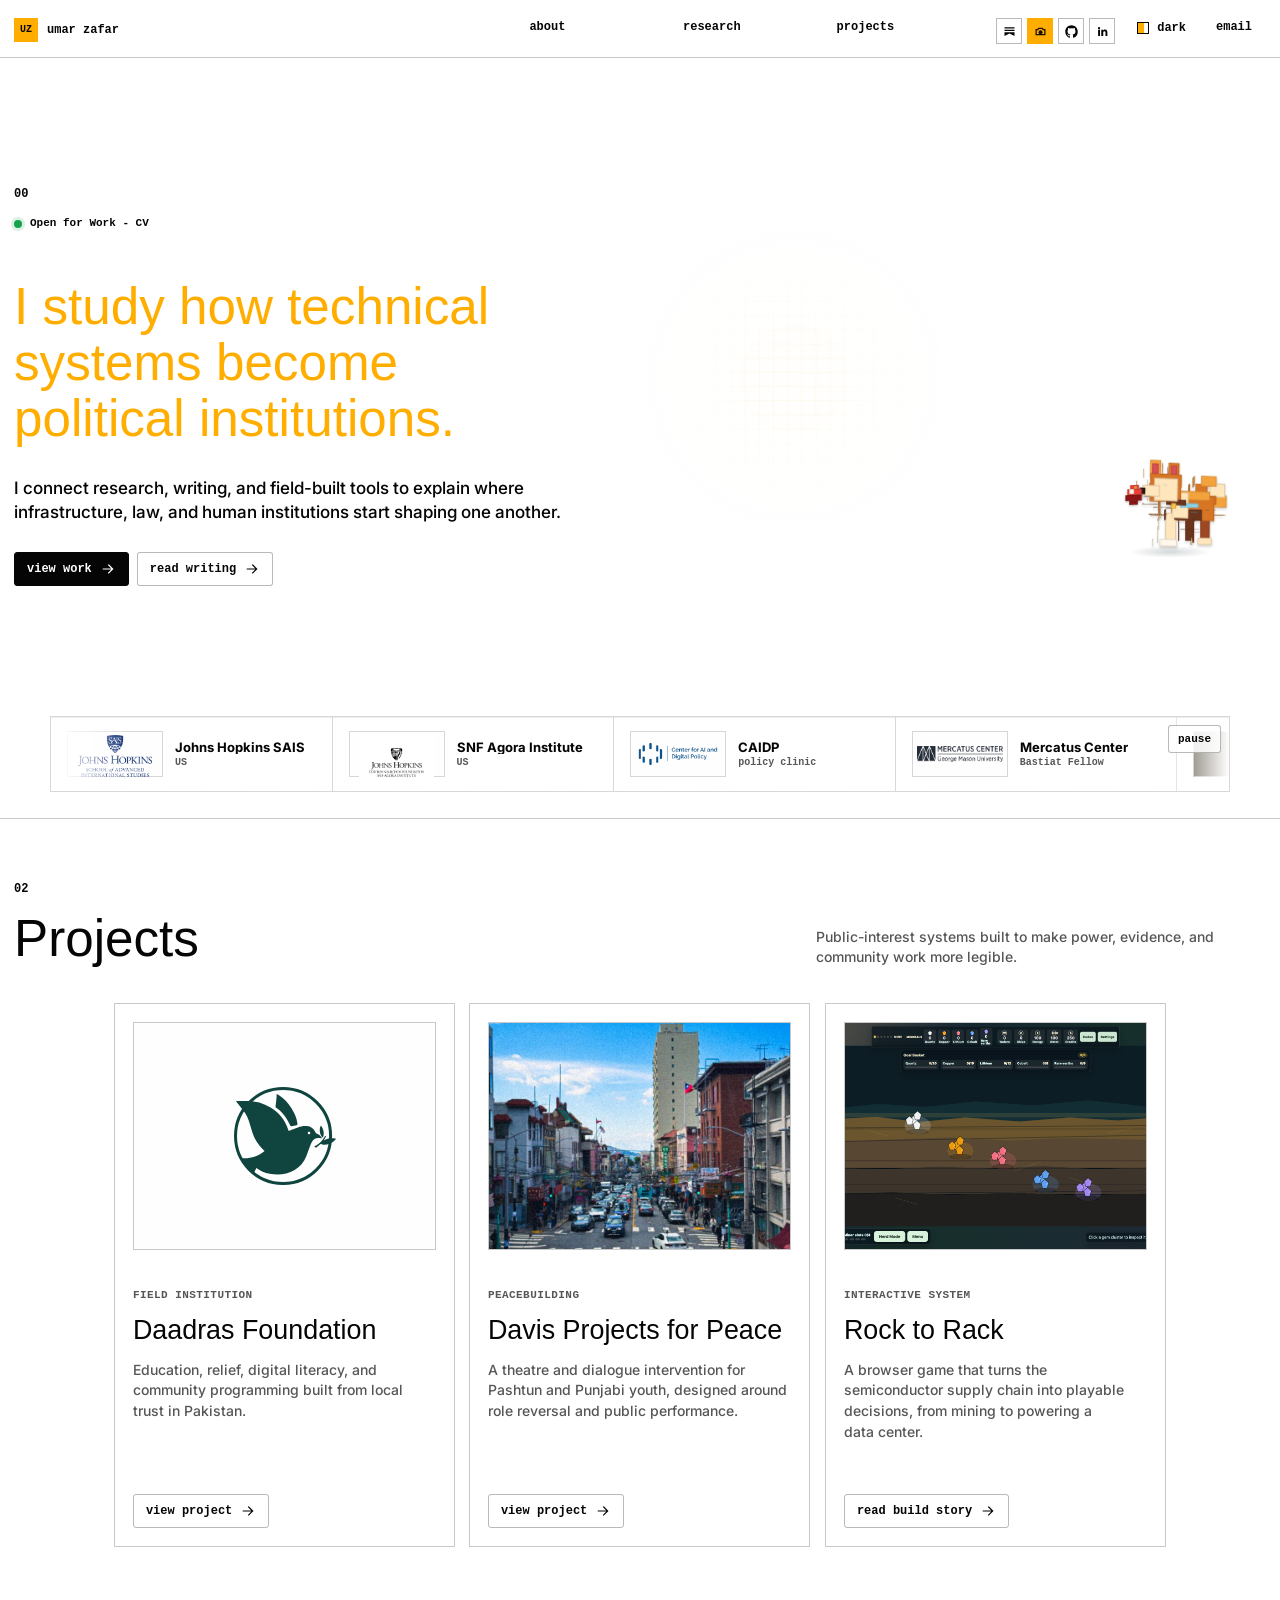
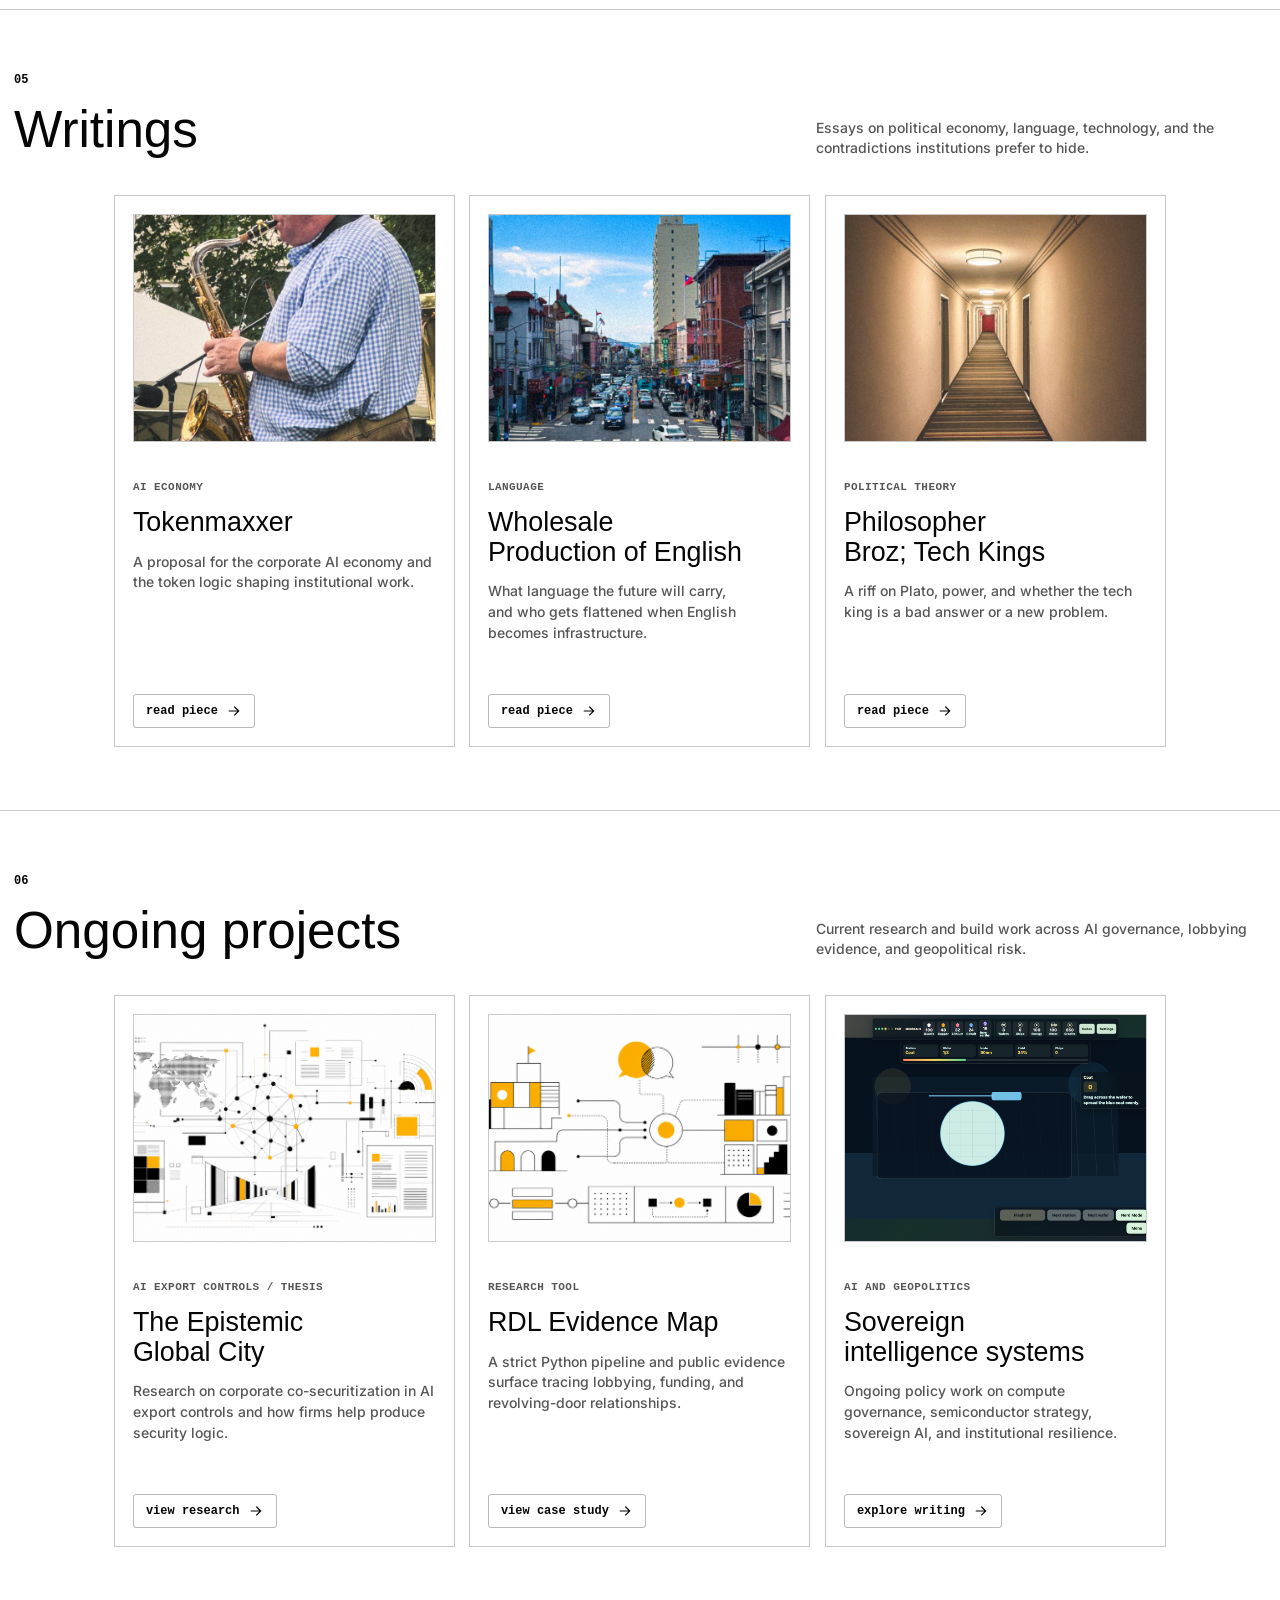
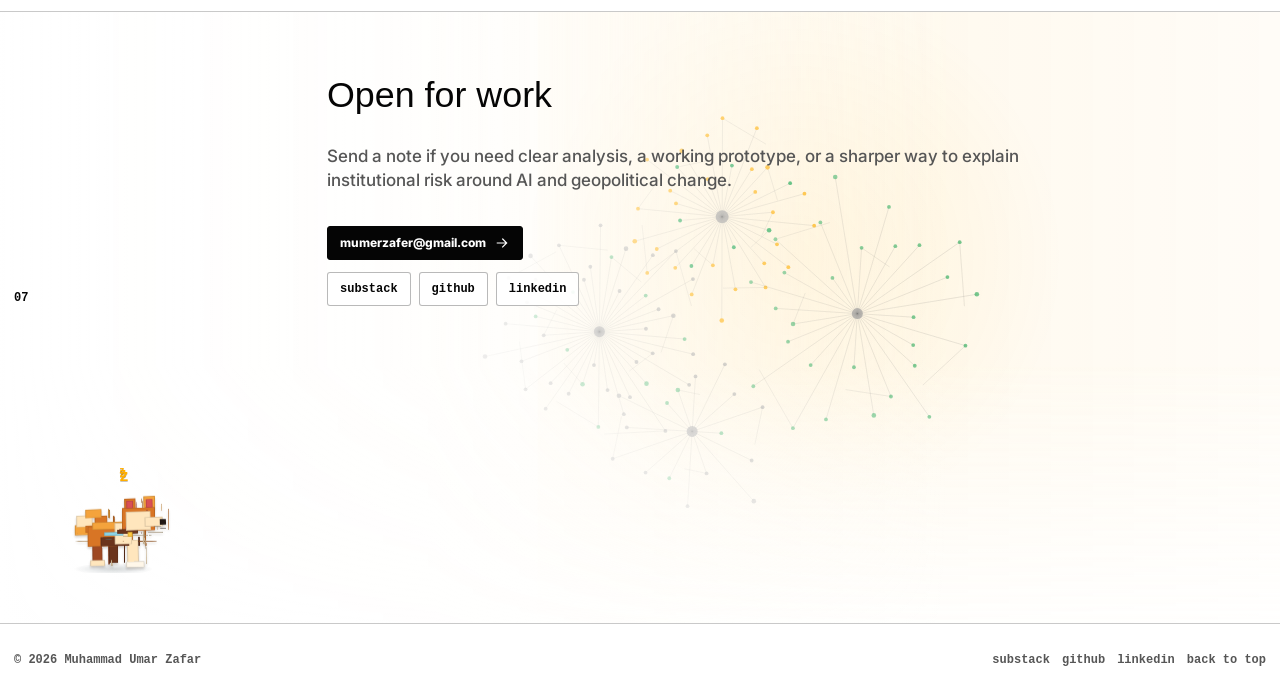
<file: index.html>
<!doctype html>
<html lang="en">
  <head>
    <meta charset="utf-8">
    <meta name="viewport" content="width=device-width, initial-scale=1">
    <meta
      name="description"
      content="Muhammad Umar Zafar is a policy-tech writer, AI governance researcher, geopolitical-risk analyst, and social-impact founder based in Washington, DC."
    >
    <title>Muhammad Umar Zafar - AI Governance, Geopolitical Risk, Public-Interest Systems</title>
    <link rel="icon" href="data:image/svg+xml,%3Csvg xmlns='http://www.w3.org/2000/svg' viewBox='0 0 64 64'%3E%3Crect width='64' height='64' fill='%23ffffff'/%3E%3Cpath d='M12 18v17c0 9 6 14 15 14s15-5 15-14V18h-8v17c0 4-3 7-7 7s-7-3-7-7V18zM46 18h8L41 49h-8z' fill='%23ffae00'/%3E%3C/svg%3E">
    <link rel="preconnect" href="https://fonts.googleapis.com">
    <link rel="preconnect" href="https://fonts.gstatic.com" crossorigin>
    <link href="https://fonts.googleapis.com/css2?family=Inter:ital,opsz,wght@0,14..32,100..900;1,14..32,100..900&display=swap" rel="stylesheet">
    <script src="theme-boot.js?v=20260706"></script>
    <link rel="stylesheet" href="styles.css?v=20260706">
    <link rel="stylesheet" href="cube-field.css?v=20260706">
    <link rel="stylesheet" href="gameboy-dog-layer.css?v=20260706">
  </head>
  <body>
    <a class="skip-link" href="#main">Skip to main content</a>

    <div class="grid-field" aria-hidden="true"></div>
    <canvas id="signal-canvas" aria-hidden="true"></canvas>
    <div class="column-rules" aria-hidden="true">
      <span></span>
      <span></span>
      <span></span>
    </div>

    <header class="site-header">
      <a class="brand" href="index.html" aria-label="Muhammad Umar Zafar home">
        <span class="brand-mark" aria-hidden="true">UZ</span>
        <span>umar zafar</span>
      </a>

      <nav class="site-nav" aria-label="Primary navigation">
        <a href="about.html">about</a>
        <div class="nav-menu nav-menu--research">
          <button class="nav-menu__trigger" type="button" aria-haspopup="true" aria-expanded="false">research</button>
          <div class="nav-menu__panel" role="menu" aria-label="Research pages">
            <a role="menuitem" href="work.html">work</a>
            <a role="menuitem" href="writing.html">writing</a>
          </div>
        </div>
        <div class="nav-menu nav-menu--projects">
          <button class="nav-menu__trigger" type="button" aria-haspopup="true" aria-expanded="false">projects</button>
          <div class="nav-menu__panel" role="menu" aria-label="Project pages">
            <a role="menuitem" href="projects.html">overview</a>
            <a role="menuitem" href="daadras.html">Daadras Foundation</a>
            <a role="menuitem" href="davis-project.html">Davis Projects for Peace</a>
            <a role="menuitem" href="think-tank.html">Think Tank / RDL</a>
            <a role="menuitem" href="rock-to-rack.html">Rock to Rack</a>
          </div>
        </div>
      </nav>

      <div class="header-social" aria-label="Social links">
        <a class="header-social-link" href="https://substack.com/@omarzafar" target="_blank" rel="noopener noreferrer" aria-label="Substack">
          <svg aria-hidden="true" viewBox="0 0 24 24">
            <path d="M4 5h16v2H4zM4 9h16v2H4zM4 13h16v6l-8-4-8 4z"></path>
          </svg>
        </a>
        <a class="header-social-link header-social-link--photography" href="photography.html" aria-label="Photography">
          <svg aria-hidden="true" viewBox="0 0 24 24">
            <path d="M4 8h3l1.6-2h6.8L17 8h3v10H4zM6 10v6h12v-6h-2.1l-1.6-2H9.7L8.1 10z"></path>
            <circle cx="12" cy="13" r="3.2"></circle>
          </svg>
        </a>
        <a class="header-social-link" href="https://github.com/Omarzaf" target="_blank" rel="noopener noreferrer" aria-label="GitHub">
          <svg aria-hidden="true" viewBox="0 0 24 24">
            <path d="M12 2C6.48 2 2 6.58 2 12.24c0 4.52 2.86 8.35 6.83 9.71.5.09.68-.22.68-.49v-1.9c-2.78.62-3.37-1.22-3.37-1.22-.45-1.18-1.11-1.49-1.11-1.49-.91-.64.07-.63.07-.63 1 .07 1.53 1.06 1.53 1.06.9 1.56 2.35 1.11 2.92.85.09-.66.35-1.11.64-1.37-2.22-.26-4.55-1.14-4.55-5.06 0-1.12.39-2.03 1.03-2.75-.1-.26-.45-1.3.1-2.71 0 0 .84-.28 2.75 1.05A9.26 9.26 0 0 1 12 6.95c.85 0 1.7.12 2.5.35 1.9-1.33 2.74-1.05 2.74-1.05.55 1.41.2 2.45.1 2.71.64.72 1.03 1.63 1.03 2.75 0 3.93-2.34 4.8-4.57 5.05.36.32.68.94.68 1.9v2.8c0 .27.18.59.69.49A10.13 10.13 0 0 0 22 12.24C22 6.58 17.52 2 12 2z"></path>
          </svg>
        </a>
        <a class="header-social-link" href="https://www.linkedin.com/in/umarzafar1" target="_blank" rel="noopener noreferrer" aria-label="LinkedIn">
          <svg aria-hidden="true" viewBox="0 0 24 24">
            <path d="M5 9h3v10H5zM6.5 4.8a1.8 1.8 0 1 1 0 3.6 1.8 1.8 0 0 1 0-3.6zM10 9h2.9v1.4h.1c.4-.8 1.4-1.7 3-1.7 3.2 0 3.8 2.1 3.8 4.9V19h-3v-4.8c0-1.2 0-2.7-1.7-2.7s-1.9 1.3-1.9 2.6V19H10z"></path>
          </svg>
        </a>
      </div>

      <button class="theme-toggle" type="button" data-theme-toggle aria-label="Switch to dark mode" aria-pressed="false">
        <span class="theme-toggle-icon" aria-hidden="true"></span>
        <span data-theme-label>dark</span>
      </button>
      <a class="header-action" href="mailto:mumerzafer@gmail.com">email</a>
    </header>

    <main id="main">
      <section class="hero" aria-labelledby="hero-title">
        <div class="hero-copy reveal">
          <p class="section-number">00</p>
          <a class="availability-status" href="assets/G-Resume_2.pdf" target="_blank" rel="noopener noreferrer" aria-label="Open CV PDF">
            <span class="availability-light" aria-hidden="true"></span>
            <span>Open for Work - CV</span>
          </a>
          <h1 id="hero-title">I study how <br class="mobile-break">technical systems <br class="mobile-break">become political <br class="mobile-break">institutions.</h1>
          <p class="hero-body">
            I connect research, writing, and field-built tools to explain where infrastructure,
            law, and human institutions start shaping one another.
          </p>
          <div class="hero-actions" aria-label="Primary actions">
            <a class="button button-primary" href="work.html">
              view work
              <svg aria-hidden="true" viewBox="0 0 24 24">
                <path d="M5 12h13M13 6l6 6-6 6"></path>
              </svg>
            </a>
            <a class="button" href="writing.html">
              read writing
              <svg aria-hidden="true" viewBox="0 0 24 24">
                <path d="M5 12h13M13 6l6 6-6 6"></path>
              </svg>
            </a>
          </div>
        </div>
        <aside class="hero-visual reveal" aria-hidden="true">
          <div class="dog-zone dog-zone--hero" data-dog-zone="hero" aria-hidden="true"></div>
        </aside>
      </section>

      <section class="logo-banner reveal" aria-label="Network and association logos">
        <button class="logo-banner__control" type="button" data-logo-banner-toggle aria-pressed="false">pause</button>
        <div class="logo-banner__viewport">
          <div class="logo-banner__track">
            <div class="logo-banner__group">
              <a class="logo-tile" href="https://sais.jhu.edu/">
                <span class="logo-tile__mark"><img src="assets/logos/sais.png" alt=""></span>
                <span class="logo-tile__copy"><strong>Johns Hopkins SAIS</strong><em>US</em></span>
              </a>
              <a class="logo-tile" href="https://snfagora.jhu.edu/">
                <span class="logo-tile__mark"><img src="assets/logos/snf-agora.jpg" alt=""></span>
                <span class="logo-tile__copy"><strong>SNF Agora Institute</strong><em>US</em></span>
              </a>
              <a class="logo-tile" href="https://www.caidp.org/">
                <span class="logo-tile__mark"><img src="assets/logos/caidp.png" alt=""></span>
                <span class="logo-tile__copy"><strong>CAIDP</strong><em>policy clinic</em></span>
              </a>
              <a class="logo-tile" href="https://www.mercatus.org/students/frederic-bastiat-fellows">
                <span class="logo-tile__mark"><img src="assets/logos/mercatus.png" alt=""></span>
                <span class="logo-tile__copy"><strong>Mercatus Center</strong><em>Bastiat Fellow</em></span>
              </a>
              <a class="logo-tile" href="work.html">
                <span class="logo-tile__mark logo-tile__mark--text">BASI</span>
                <span class="logo-tile__copy"><strong>BASI</strong><em>AI policy</em></span>
              </a>
              <a class="logo-tile" href="https://www.daadras.org/our-team">
                <span class="logo-tile__mark"><img src="assets/logos/daadras.svg" alt=""></span>
                <span class="logo-tile__copy"><strong>Daadras Foundation</strong><em>Pakistan</em></span>
              </a>
              <a class="logo-tile" href="https://www.daadras.org/initiatives/project-salam">
                <span class="logo-tile__mark logo-tile__mark--text">SALAM</span>
                <span class="logo-tile__copy"><strong>Project Salam</strong><em>Pakistan</em></span>
              </a>
              <a class="logo-tile" href="https://www.davisprojectsforpeace.org/">
                <span class="logo-tile__mark logo-tile__mark--text">PFP</span>
                <span class="logo-tile__copy"><strong>Davis Projects for Peace</strong><em>grant</em></span>
              </a>
              <a class="logo-tile" href="https://www.nation.com.pk/columnist/muhammad-umar-zafar">
                <span class="logo-tile__mark"><img src="assets/logos/the-nation.png" alt=""></span>
                <span class="logo-tile__copy"><strong>The Nation</strong><em>Pakistan</em></span>
              </a>
              <a class="logo-tile" href="https://saisobserver.org/2024/10/16/an-educative-tribute-to-abdus-salam-daadras-foundation/">
                <span class="logo-tile__mark"><img src="assets/logos/sais-observer.png" alt=""></span>
                <span class="logo-tile__copy"><strong>SAIS Observer</strong><em>writing</em></span>
              </a>
              <a class="logo-tile" href="https://www.fccollege.edu.pk/">
                <span class="logo-tile__mark"><img src="assets/logos/fccu.png" alt=""></span>
                <span class="logo-tile__copy"><strong>Forman Christian College</strong><em>Pakistan</em></span>
              </a>
              <a class="logo-tile" href="about.html#education-title">
                <span class="logo-tile__mark logo-tile__mark--text">PEEF</span>
                <span class="logo-tile__copy"><strong>PEEF</strong><em>Merit-cum-Need Scholar</em></span>
              </a>
              <a class="logo-tile" href="about.html#education-title">
                <span class="logo-tile__mark logo-tile__mark--text">PSF</span>
                <span class="logo-tile__copy"><strong>Public Service Fellow</strong><em>Johns Hopkins SAIS</em></span>
              </a>
              <a class="logo-tile" href="work.html">
                <span class="logo-tile__mark logo-tile__mark--text">TR</span>
                <span class="logo-tile__copy"><strong>Telophase Risk Advisory</strong><em>analysis</em></span>
              </a>
            </div>
            <div class="logo-banner__group" aria-hidden="true">
              <span class="logo-tile"><span class="logo-tile__mark"><img src="assets/logos/sais.png" alt=""></span><span class="logo-tile__copy"><strong>Johns Hopkins SAIS</strong><em>US</em></span></span>
              <span class="logo-tile"><span class="logo-tile__mark"><img src="assets/logos/snf-agora.jpg" alt=""></span><span class="logo-tile__copy"><strong>SNF Agora Institute</strong><em>US</em></span></span>
              <span class="logo-tile"><span class="logo-tile__mark"><img src="assets/logos/caidp.png" alt=""></span><span class="logo-tile__copy"><strong>CAIDP</strong><em>policy clinic</em></span></span>
              <span class="logo-tile"><span class="logo-tile__mark"><img src="assets/logos/mercatus.png" alt=""></span><span class="logo-tile__copy"><strong>Mercatus Center</strong><em>Bastiat Fellow</em></span></span>
              <span class="logo-tile"><span class="logo-tile__mark logo-tile__mark--text">BASI</span><span class="logo-tile__copy"><strong>BASI</strong><em>AI policy</em></span></span>
              <span class="logo-tile"><span class="logo-tile__mark"><img src="assets/logos/daadras.svg" alt=""></span><span class="logo-tile__copy"><strong>Daadras Foundation</strong><em>Pakistan</em></span></span>
              <span class="logo-tile"><span class="logo-tile__mark logo-tile__mark--text">SALAM</span><span class="logo-tile__copy"><strong>Project Salam</strong><em>Pakistan</em></span></span>
              <span class="logo-tile"><span class="logo-tile__mark logo-tile__mark--text">PFP</span><span class="logo-tile__copy"><strong>Davis Projects for Peace</strong><em>grant</em></span></span>
              <span class="logo-tile"><span class="logo-tile__mark"><img src="assets/logos/the-nation.png" alt=""></span><span class="logo-tile__copy"><strong>The Nation</strong><em>Pakistan</em></span></span>
              <span class="logo-tile"><span class="logo-tile__mark"><img src="assets/logos/sais-observer.png" alt=""></span><span class="logo-tile__copy"><strong>SAIS Observer</strong><em>writing</em></span></span>
              <span class="logo-tile"><span class="logo-tile__mark"><img src="assets/logos/fccu.png" alt=""></span><span class="logo-tile__copy"><strong>Forman Christian College</strong><em>Pakistan</em></span></span>
              <span class="logo-tile"><span class="logo-tile__mark logo-tile__mark--text">PEEF</span><span class="logo-tile__copy"><strong>PEEF</strong><em>Merit-cum-Need Scholar</em></span></span>
              <span class="logo-tile"><span class="logo-tile__mark logo-tile__mark--text">PSF</span><span class="logo-tile__copy"><strong>Public Service Fellow</strong><em>Johns Hopkins SAIS</em></span></span>
              <span class="logo-tile"><span class="logo-tile__mark logo-tile__mark--text">TR</span><span class="logo-tile__copy"><strong>Telophase Risk Advisory</strong><em>analysis</em></span></span>
            </div>
          </div>
        </div>
      </section>

      <section class="editorial-section" aria-labelledby="projects-title">
        <div class="editorial-section__head reveal">
          <p class="section-number">02</p>
          <h2 id="projects-title">Projects</h2>
          <p>Public-interest systems built to make power, evidence, and community work more legible.</p>
        </div>
        <div class="editorial-card-grid">
          <article class="editorial-card reveal">
            <figure class="editorial-card__media editorial-card__media--mark">
              <img src="assets/logos/daadras.svg" alt="Daadras Foundation mark" loading="lazy" decoding="async">
            </figure>
            <div class="editorial-card__body">
              <span class="entry-label">field institution</span>
              <h3>Daadras Foundation</h3>
              <p>Education, relief, digital literacy, and community programming built from local trust in Pakistan.</p>
            </div>
            <a class="source-link" href="daadras.html">
              view project
              <svg aria-hidden="true" viewBox="0 0 24 24"><path d="M5 12h13M13 6l6 6-6 6"></path></svg>
            </a>
          </article>

          <article class="editorial-card reveal">
            <figure class="editorial-card__media">
              <img src="photos/thumb/img-5024.jpg" alt="Low, moody street-facing frame with layered architectural texture" loading="lazy" decoding="async">
            </figure>
            <div class="editorial-card__body">
              <span class="entry-label">peacebuilding</span>
              <h3>Davis Projects for Peace</h3>
              <p>A theatre and dialogue intervention for Pashtun and Punjabi youth, designed around role reversal and public performance.</p>
            </div>
            <a class="source-link" href="davis-project.html">
              view project
              <svg aria-hidden="true" viewBox="0 0 24 24"><path d="M5 12h13M13 6l6 6-6 6"></path></svg>
            </a>
          </article>

          <article class="editorial-card reveal">
            <figure class="editorial-card__media">
              <img src="assets/rock-to-rack/screenshot-chain.png" alt="Rock to Rack mining stage and semiconductor supply-chain interface" loading="lazy" decoding="async">
            </figure>
            <div class="editorial-card__body">
              <span class="entry-label">interactive system</span>
              <h3>Rock to Rack</h3>
              <p>A browser game that turns the semiconductor supply chain into playable decisions, from mining to powering a data center.</p>
            </div>
            <a class="source-link" href="rock-to-rack.html">
              read build story
              <svg aria-hidden="true" viewBox="0 0 24 24"><path d="M5 12h13M13 6l6 6-6 6"></path></svg>
            </a>
          </article>
        </div>
      </section>

      <section class="editorial-section" aria-labelledby="writings-title">
        <div class="editorial-section__head reveal">
          <p class="section-number">05</p>
          <h2 id="writings-title">Writings</h2>
          <p>Essays on political economy, language, technology, and the contradictions institutions prefer to hide.</p>
        </div>
        <div class="editorial-card-grid">
          <article class="editorial-card reveal">
            <figure class="editorial-card__media">
              <img src="photos/thumb/img-5193.jpg" alt="Blue and white architectural scene with quiet urban geometry" loading="lazy" decoding="async">
            </figure>
            <div class="editorial-card__body">
              <span class="entry-label">AI economy</span>
              <h3>Tokenmaxxer</h3>
              <p>A proposal for the corporate AI economy and the token logic shaping institutional work.</p>
            </div>
            <a class="source-link" href="https://omarzafar.substack.com/p/tokenmaxxer" target="_blank" rel="noopener noreferrer">
              read piece
              <svg aria-hidden="true" viewBox="0 0 24 24"><path d="M5 12h13M13 6l6 6-6 6"></path></svg>
            </a>
          </article>

          <article class="editorial-card reveal">
            <figure class="editorial-card__media">
              <img src="photos/thumb/img-5024.jpg" alt="Low, moody street-facing frame with layered architectural texture" loading="lazy" decoding="async">
            </figure>
            <div class="editorial-card__body">
              <span class="entry-label">language</span>
              <h3>Wholesale Production of English</h3>
              <p>What language the future will carry, and who gets flattened when English becomes infrastructure.</p>
            </div>
            <a class="source-link" href="https://omarzafar.substack.com/p/wholesale-production-of-english" target="_blank" rel="noopener noreferrer">
              read piece
              <svg aria-hidden="true" viewBox="0 0 24 24"><path d="M5 12h13M13 6l6 6-6 6"></path></svg>
            </a>
          </article>

          <article class="editorial-card reveal">
            <figure class="editorial-card__media">
              <img src="photos/thumb/img-7627.jpg" alt="Quiet interior study with layered light and texture" loading="lazy" decoding="async">
            </figure>
            <div class="editorial-card__body">
              <span class="entry-label">political theory</span>
              <h3>Philosopher Broz; Tech Kings</h3>
              <p>A riff on Plato, power, and whether the tech king is a bad answer or a new problem.</p>
            </div>
            <a class="source-link" href="https://omarzafar.substack.com/p/philosopher-broz-tech-kings" target="_blank" rel="noopener noreferrer">
              read piece
              <svg aria-hidden="true" viewBox="0 0 24 24"><path d="M5 12h13M13 6l6 6-6 6"></path></svg>
            </a>
          </article>
        </div>
      </section>

      <section class="editorial-section" aria-labelledby="ongoing-projects-title">
        <div class="editorial-section__head reveal">
          <p class="section-number">06</p>
          <h2 id="ongoing-projects-title">Ongoing projects</h2>
          <p>Current research and build work across AI governance, lobbying evidence, and geopolitical risk.</p>
        </div>
        <div class="editorial-card-grid">
          <article class="editorial-card reveal">
            <figure class="editorial-card__media">
              <img src="assets/policy-systems-map.png" alt="Policy systems map linking institutions, infrastructure, and governance" loading="lazy" decoding="async">
            </figure>
            <div class="editorial-card__body">
              <span class="entry-label">AI export controls / thesis</span>
              <h3>The Epistemic Global City</h3>
              <p>Research on corporate co-securitization in AI export controls and how firms help produce security logic.</p>
            </div>
            <a class="source-link" href="work.html">
              view research
              <svg aria-hidden="true" viewBox="0 0 24 24"><path d="M5 12h13M13 6l6 6-6 6"></path></svg>
            </a>
          </article>

          <article class="editorial-card reveal">
            <figure class="editorial-card__media">
              <img src="assets/impact-systems-map.png" alt="Impact systems map showing linked evidence and public institutions" loading="lazy" decoding="async">
            </figure>
            <div class="editorial-card__body">
              <span class="entry-label">research tool</span>
              <h3>RDL Evidence Map</h3>
              <p>A strict Python pipeline and public evidence surface tracing lobbying, funding, and revolving-door relationships.</p>
            </div>
            <a class="source-link" href="think-tank.html">
              view case study
              <svg aria-hidden="true" viewBox="0 0 24 24"><path d="M5 12h13M13 6l6 6-6 6"></path></svg>
            </a>
          </article>

          <article class="editorial-card reveal">
            <figure class="editorial-card__media">
              <img src="assets/rock-to-rack/screenshot-fab.png" alt="Rock to Rack fabrication stage with semiconductor process stations" loading="lazy" decoding="async">
            </figure>
            <div class="editorial-card__body">
              <span class="entry-label">AI and geopolitics</span>
              <h3>Sovereign intelligence systems</h3>
              <p>Ongoing policy work on compute governance, semiconductor strategy, sovereign AI, and institutional resilience.</p>
            </div>
            <a class="source-link" href="writing.html">
              explore writing
              <svg aria-hidden="true" viewBox="0 0 24 24"><path d="M5 12h13M13 6l6 6-6 6"></path></svg>
            </a>
          </article>
        </div>
      </section>

      <section id="contact" class="contact-section" aria-labelledby="contact-title" data-contact-animation>
        <p class="section-number reveal">07</p>
        <div class="contact-field" aria-hidden="true">
          <canvas data-contact-field></canvas>
        </div>
        <div class="contact-copy reveal">
          <h2 id="contact-title">Open for work</h2>
          <p>
            Send a note if you need clear analysis, a working prototype, or a sharper way to explain
            institutional risk around AI and geopolitical change.
          </p>
          <a class="contact-link" href="mailto:mumerzafer@gmail.com">
            mumerzafer@gmail.com
            <svg aria-hidden="true" viewBox="0 0 24 24">
              <path d="M5 12h13M13 6l6 6-6 6"></path>
            </svg>
          </a>
          <div class="social-links" aria-label="Social links">
            <a class="social-link" href="https://substack.com/@omarzafar" target="_blank" rel="noopener noreferrer">substack</a>
            <a class="social-link" href="https://github.com/Omarzaf" target="_blank" rel="noopener noreferrer">github</a>
            <a class="social-link" href="https://www.linkedin.com/in/umarzafar1" target="_blank" rel="noopener noreferrer">linkedin</a>
          </div>
        </div>
        <div class="dog-zone dog-zone--rest" data-dog-zone="rest" aria-hidden="true"></div>
      </section>
    </main>

    <footer class="site-footer">
      <p>&copy; 2026 Muhammad Umar Zafar</p>
      <div class="footer-links" aria-label="Footer links">
        <a href="https://substack.com/@omarzafar" target="_blank" rel="noopener noreferrer">substack</a>
        <a href="https://github.com/Omarzaf" target="_blank" rel="noopener noreferrer">github</a>
        <a href="https://www.linkedin.com/in/umarzafar1" target="_blank" rel="noopener noreferrer">linkedin</a>
        <a href="#main">back to top</a>
      </div>
    </footer>

    <script src="cube-field.js?v=20260706" defer></script>
    <script src="script.js?v=20260706" defer></script>
    <script src="gameboy-dog-layer.js?v=20260706" defer></script>
  </body>
</html>
</file>
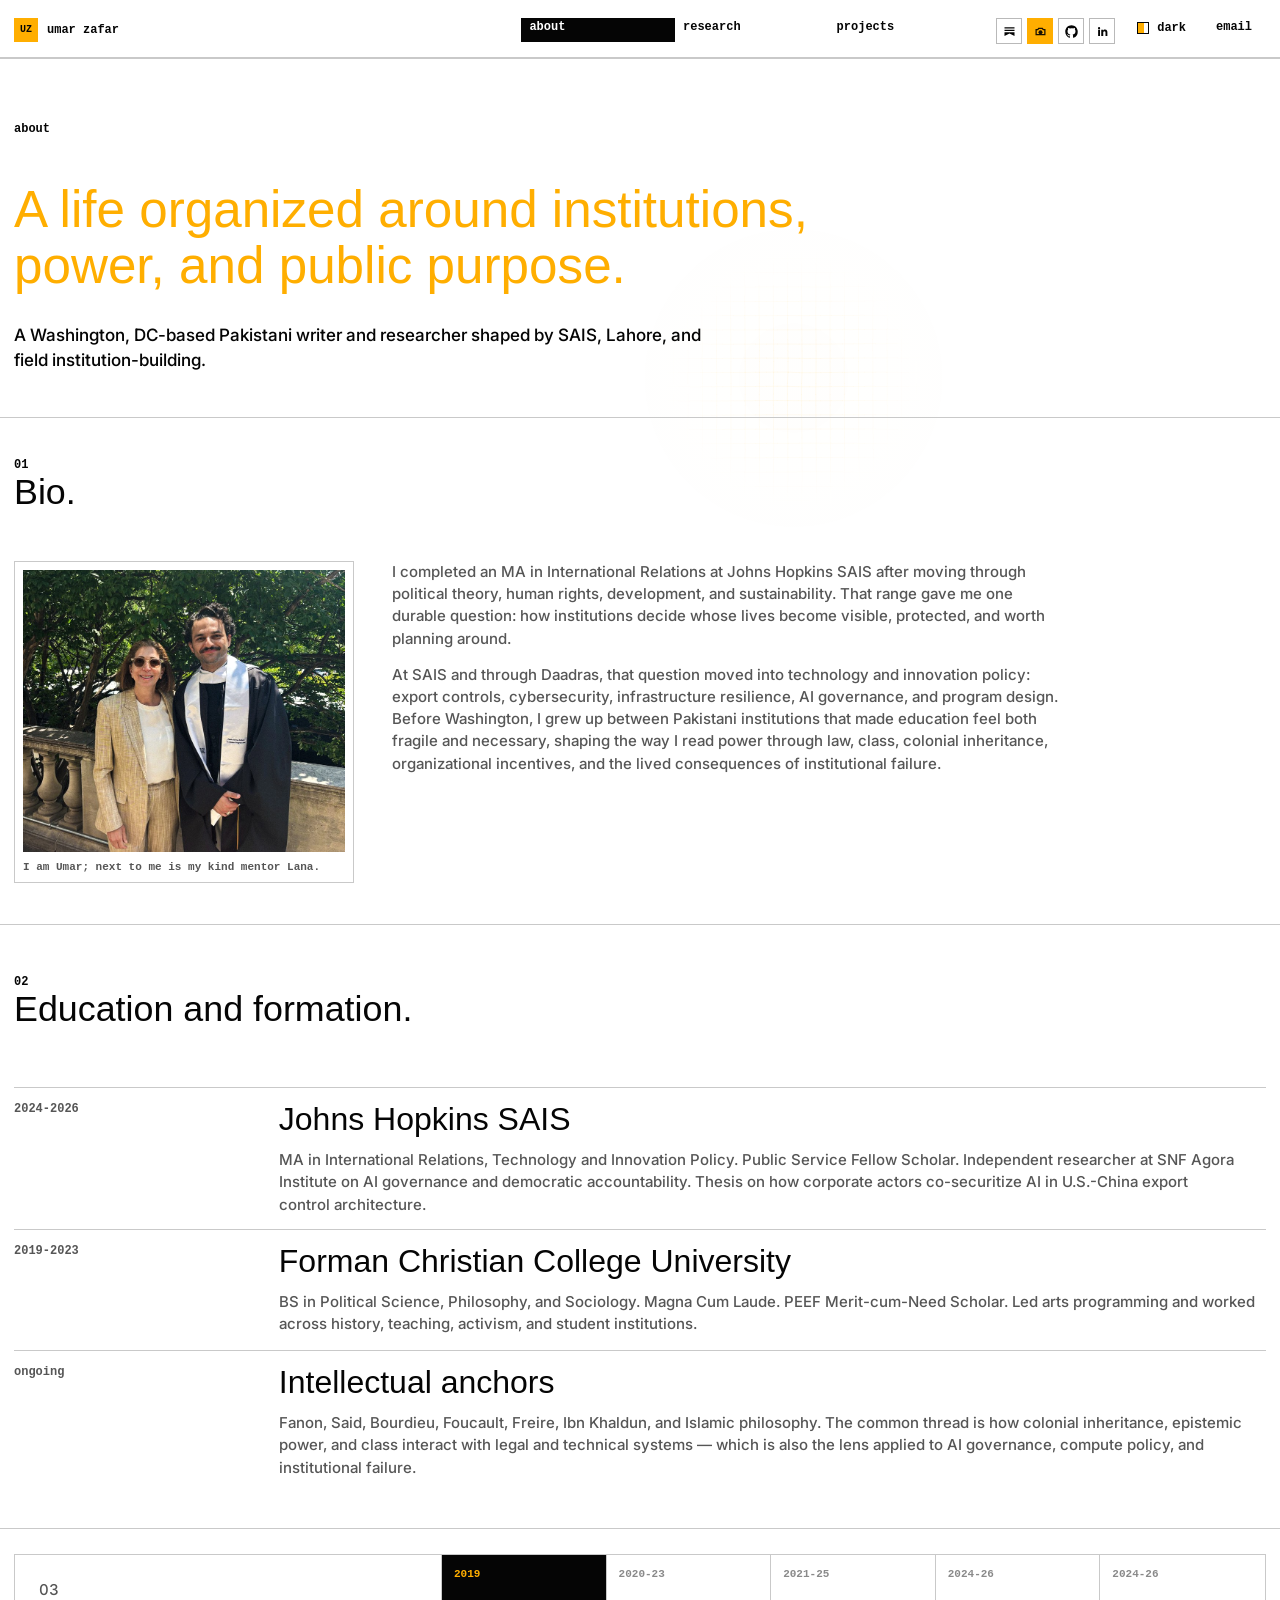
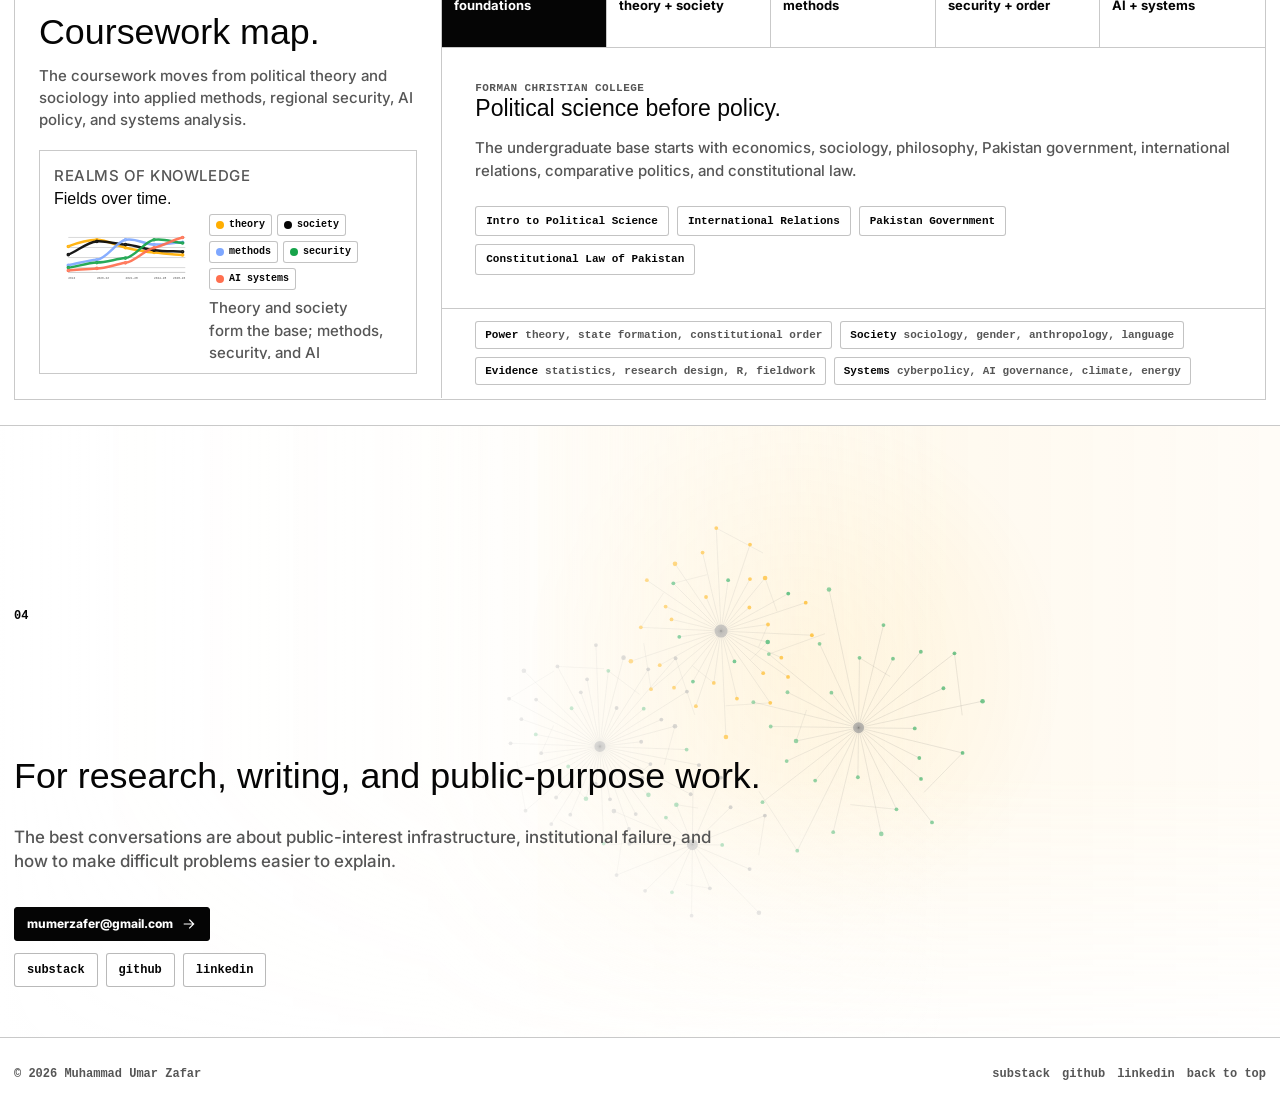
<file: about.html>
<!doctype html>
<html lang="en">
  <head>
    <meta charset="utf-8">
    <meta name="viewport" content="width=device-width, initial-scale=1">
    <meta
      name="description"
      content="About Muhammad Umar Zafar: policy-tech writer, AI governance researcher, geopolitical-risk analyst, and social-impact founder."
    >
    <title>About - Muhammad Umar Zafar</title>
    <link rel="icon" href="data:image/svg+xml,%3Csvg xmlns='http://www.w3.org/2000/svg' viewBox='0 0 64 64'%3E%3Crect width='64' height='64' fill='%23ffffff'/%3E%3Cpath d='M12 18v17c0 9 6 14 15 14s15-5 15-14V18h-8v17c0 4-3 7-7 7s-7-3-7-7V18zM46 18h8L41 49h-8z' fill='%23ffae00'/%3E%3C/svg%3E">
    <link rel="preconnect" href="https://fonts.googleapis.com">
    <link rel="preconnect" href="https://fonts.gstatic.com" crossorigin>
    <link href="https://fonts.googleapis.com/css2?family=Inter:ital,opsz,wght@0,14..32,100..900;1,14..32,100..900&display=swap" rel="stylesheet">
    <script src="theme-boot.js?v=20260706"></script>
    <link rel="stylesheet" href="styles.css?v=20260706">
  </head>
  <body>
    <a class="skip-link" href="#main">Skip to main content</a>
    <div class="grid-field" aria-hidden="true"></div>
    <canvas id="signal-canvas" aria-hidden="true"></canvas>
    <div class="column-rules" aria-hidden="true"><span></span><span></span><span></span></div>

    <header class="site-header">
      <a class="brand" href="index.html" aria-label="Muhammad Umar Zafar home">
        <span class="brand-mark" aria-hidden="true">UZ</span>
        <span>umar zafar</span>
      </a>
      <nav class="site-nav" aria-label="Primary navigation">
        <a href="about.html" aria-current="page">about</a>
        <div class="nav-menu nav-menu--research">
          <button class="nav-menu__trigger" type="button" aria-haspopup="true" aria-expanded="false">research</button>
          <div class="nav-menu__panel" role="menu" aria-label="Research pages">
            <a role="menuitem" href="work.html">work</a>
            <a role="menuitem" href="writing.html">writing</a>
          </div>
        </div>
        <div class="nav-menu nav-menu--projects">
          <button class="nav-menu__trigger" type="button" aria-haspopup="true" aria-expanded="false">projects</button>
          <div class="nav-menu__panel" role="menu" aria-label="Project pages">
            <a role="menuitem" href="projects.html">overview</a>
            <a role="menuitem" href="daadras.html">Daadras Foundation</a>
            <a role="menuitem" href="davis-project.html">Davis Projects for Peace</a>
            <a role="menuitem" href="think-tank.html">Think Tank / RDL</a>
            <a role="menuitem" href="rock-to-rack.html">Rock to Rack</a>
          </div>
        </div>
      </nav>
      <div class="header-social" aria-label="Social links">
        <a class="header-social-link" href="https://substack.com/@omarzafar" target="_blank" rel="noopener noreferrer" aria-label="Substack">
          <svg aria-hidden="true" viewBox="0 0 24 24">
            <path d="M4 5h16v2H4zM4 9h16v2H4zM4 13h16v6l-8-4-8 4z"></path>
          </svg>
        </a>
        <a class="header-social-link header-social-link--photography" href="photography.html" aria-label="Photography">
          <svg aria-hidden="true" viewBox="0 0 24 24">
            <path d="M4 8h3l1.6-2h6.8L17 8h3v10H4zM6 10v6h12v-6h-2.1l-1.6-2H9.7L8.1 10z"></path>
            <circle cx="12" cy="13" r="3.2"></circle>
          </svg>
        </a>
        <a class="header-social-link" href="https://github.com/Omarzaf" target="_blank" rel="noopener noreferrer" aria-label="GitHub">
          <svg aria-hidden="true" viewBox="0 0 24 24">
            <path d="M12 2C6.48 2 2 6.58 2 12.24c0 4.52 2.86 8.35 6.83 9.71.5.09.68-.22.68-.49v-1.9c-2.78.62-3.37-1.22-3.37-1.22-.45-1.18-1.11-1.49-1.11-1.49-.91-.64.07-.63.07-.63 1 .07 1.53 1.06 1.53 1.06.9 1.56 2.35 1.11 2.92.85.09-.66.35-1.11.64-1.37-2.22-.26-4.55-1.14-4.55-5.06 0-1.12.39-2.03 1.03-2.75-.1-.26-.45-1.3.1-2.71 0 0 .84-.28 2.75 1.05A9.26 9.26 0 0 1 12 6.95c.85 0 1.7.12 2.5.35 1.9-1.33 2.74-1.05 2.74-1.05.55 1.41.2 2.45.1 2.71.64.72 1.03 1.63 1.03 2.75 0 3.93-2.34 4.8-4.57 5.05.36.32.68.94.68 1.9v2.8c0 .27.18.59.69.49A10.13 10.13 0 0 0 22 12.24C22 6.58 17.52 2 12 2z"></path>
          </svg>
        </a>
        <a class="header-social-link" href="https://www.linkedin.com/in/umarzafar1" target="_blank" rel="noopener noreferrer" aria-label="LinkedIn">
          <svg aria-hidden="true" viewBox="0 0 24 24">
            <path d="M5 9h3v10H5zM6.5 4.8a1.8 1.8 0 1 1 0 3.6 1.8 1.8 0 0 1 0-3.6zM10 9h2.9v1.4h.1c.4-.8 1.4-1.7 3-1.7 3.2 0 3.8 2.1 3.8 4.9V19h-3v-4.8c0-1.2 0-2.7-1.7-2.7s-1.9 1.3-1.9 2.6V19H10z"></path>
          </svg>
        </a>
      </div>
      <button class="theme-toggle" type="button" data-theme-toggle aria-label="Switch to dark mode" aria-pressed="false">
        <span class="theme-toggle-icon" aria-hidden="true"></span>
        <span data-theme-label>dark</span>
      </button>
      <a class="header-action" href="mailto:mumerzafer@gmail.com">email</a>
    </header>

    <main id="main">
      <section class="page-hero" aria-labelledby="about-title">
        <div class="page-hero-copy reveal">
          <p class="section-number">about</p>
          <h1 id="about-title" class="page-title">A life organized around institutions, power, and public purpose.</h1>
          <p class="page-body">
            A Washington, DC-based Pakistani writer and researcher shaped by SAIS, Lahore, and
            field institution-building.
          </p>
        </div>
      </section>

      <section class="panel-section bio-section" aria-labelledby="bio-title">
        <p class="section-number section-kicker reveal">01</p>
        <div class="section-title reveal">
          <h2 id="bio-title">Bio.</h2>
        </div>
        <div class="split-layout bio-layout">
          <figure class="bio-photo reveal">
            <img
              src="assets/bio-graduation-family.jpg"
              alt="Umar Zafar in graduation robes standing with his mentor Lana outdoors."
              width="876"
              height="1000"
              loading="lazy"
              decoding="async"
            >
            <figcaption>I am Umar; next to me is my kind mentor Lana.</figcaption>
          </figure>
          <div class="rich-copy reveal">
            <p>
              I completed an MA in International Relations at Johns Hopkins SAIS after moving
              through political theory, human rights, development, and sustainability. That range
              gave me one durable question: how institutions decide whose lives become visible,
              protected, and worth planning around.
            </p>
            <p>
              At SAIS and through Daadras, that question moved into technology and innovation
              policy: export controls, cybersecurity, infrastructure resilience, AI governance, and
              program design. Before Washington, I grew up between Pakistani institutions that made
              education feel both fragile and necessary, shaping the way I read power through law,
              class, colonial inheritance, organizational incentives, and the lived consequences of
              institutional failure.
            </p>
          </div>
        </div>
      </section>

      <section class="panel-section" aria-labelledby="education-title">
        <p class="section-number section-kicker reveal">02</p>
        <div class="section-title reveal">
          <h2 id="education-title">Education and formation.</h2>
        </div>
        <div class="section-content timeline-list">
          <article class="timeline-item reveal">
            <time>2024-2026</time>
            <div>
              <h3>Johns Hopkins SAIS</h3>
              <p class="body-copy">
                MA in International Relations, Technology and Innovation Policy. Public Service
                Fellow Scholar. Independent researcher at SNF Agora Institute on AI governance
                and democratic accountability. Thesis on how corporate actors co-securitize AI
                in U.S.-China export control architecture.
              </p>
            </div>
          </article>
          <article class="timeline-item reveal">
            <time>2019-2023</time>
            <div>
              <h3>Forman Christian College University</h3>
              <p class="body-copy">
                BS in Political Science, Philosophy, and Sociology. Magna Cum Laude. PEEF
                Merit-cum-Need Scholar. Led arts programming and worked across history, teaching,
                activism, and student institutions.
              </p>
            </div>
          </article>
          <article class="timeline-item reveal">
            <time>ongoing</time>
            <div>
              <h3>Intellectual anchors</h3>
              <p class="body-copy">
                Fanon, Said, Bourdieu, Foucault, Freire, Ibn Khaldun, and Islamic philosophy.
                The common thread is how colonial inheritance, epistemic power, and class interact
                with legal and technical systems — which is also the lens applied to AI governance,
                compute policy, and institutional failure.
              </p>
            </div>
          </article>
        </div>
      </section>

      <section class="feature-section coursework-section" aria-labelledby="coursework-title">
        <div class="feature-grid coursework-grid" data-education-map>
          <div class="feature-copy reveal">
            <p class="section-number">03</p>
            <h2 id="coursework-title">Coursework map.</h2>
            <p>
              The coursework moves from political theory and sociology into applied methods,
              regional security, AI policy, and systems analysis.
            </p>
            <div class="academic-progression" data-academic-progression aria-labelledby="academic-progression-title">
              <div class="academic-progression__header">
                <p class="entry-label">Realms of Knowledge</p>
                <h3 id="academic-progression-title">Fields over time.</h3>
              </div>
              <div class="progression-chart" role="img" aria-labelledby="academic-progression-chart-title academic-progression-summary">
                <svg viewBox="0 0 540 230" focusable="false">
                  <title id="academic-progression-chart-title">Realms of Knowledge across fields from 2019 to 2026</title>
                  <g class="progression-grid" aria-hidden="true">
                    <line x1="54" y1="44" x2="496" y2="44"></line>
                    <line x1="54" y1="82" x2="496" y2="82"></line>
                    <line x1="54" y1="120" x2="496" y2="120"></line>
                    <line x1="54" y1="158" x2="496" y2="158"></line>
                  </g>
                  <g class="progression-axis" aria-hidden="true">
                    <line x1="54" y1="176" x2="496" y2="176"></line>
                    <text x="54" y="202">2019</text>
                    <text x="162" y="202">2020-23</text>
                    <text x="270" y="202">2021-25</text>
                    <text x="378" y="202">2024-25</text>
                    <text x="496" y="202" text-anchor="end">2025-26</text>
                  </g>
                  <g class="progression-series progression-series--theory" data-progression-series="theory" aria-label="Political theory">
                    <path class="progression-line" d="M54 78 C90 64 126 53 162 53 C198 53 234 75 270 83 C306 91 342 98 378 101 C414 104 450 108 486 110"></path>
                    <circle class="progression-point" cx="54" cy="78" r="3"></circle>
                    <circle class="progression-point" cx="162" cy="53" r="3"></circle>
                    <circle class="progression-point" cx="270" cy="83" r="3"></circle>
                    <circle class="progression-point" cx="378" cy="101" r="3"></circle>
                    <circle class="progression-point" cx="486" cy="110" r="3"></circle>
                  </g>
                  <g class="progression-series progression-series--society" data-progression-series="society" aria-label="Institutions and society">
                    <path class="progression-line" d="M54 109 C90 94 126 61 162 59 C198 57 234 69 270 71 C306 73 342 88 378 92 C414 96 450 96 486 98"></path>
                    <circle class="progression-point" cx="54" cy="109" r="3"></circle>
                    <circle class="progression-point" cx="162" cy="59" r="3"></circle>
                    <circle class="progression-point" cx="270" cy="71" r="3"></circle>
                    <circle class="progression-point" cx="378" cy="92" r="3"></circle>
                    <circle class="progression-point" cx="486" cy="98" r="3"></circle>
                  </g>
                  <g class="progression-series progression-series--methods" data-progression-series="methods" aria-label="Methods and evidence">
                    <path class="progression-line" d="M54 149 C90 143 126 130 162 128 C198 126 234 62 270 53 C306 44 342 70 378 71 C414 72 450 63 486 62"></path>
                    <circle class="progression-point" cx="54" cy="149" r="3"></circle>
                    <circle class="progression-point" cx="162" cy="128" r="3"></circle>
                    <circle class="progression-point" cx="270" cy="53" r="3"></circle>
                    <circle class="progression-point" cx="378" cy="71" r="3"></circle>
                    <circle class="progression-point" cx="486" cy="62" r="3"></circle>
                  </g>
                  <g class="progression-series progression-series--security" data-progression-series="security" aria-label="Security and order">
                    <path class="progression-line" d="M54 158 C90 153 126 141 162 139 C198 137 234 126 270 122 C306 118 342 60 378 53 C414 46 450 62 486 65"></path>
                    <circle class="progression-point" cx="54" cy="158" r="3"></circle>
                    <circle class="progression-point" cx="162" cy="139" r="3"></circle>
                    <circle class="progression-point" cx="270" cy="122" r="3"></circle>
                    <circle class="progression-point" cx="378" cy="53" r="3"></circle>
                    <circle class="progression-point" cx="486" cy="65" r="3"></circle>
                  </g>
                  <g class="progression-series progression-series--systems" data-progression-series="systems" aria-label="AI and systems">
                    <path class="progression-line" d="M54 169 C90 167 126 162 162 161 C198 160 234 145 270 140 C306 135 342 91 378 83 C414 75 450 52 486 44"></path>
                    <circle class="progression-point" cx="54" cy="169" r="3"></circle>
                    <circle class="progression-point" cx="162" cy="161" r="3"></circle>
                    <circle class="progression-point" cx="270" cy="140" r="3"></circle>
                    <circle class="progression-point" cx="378" cy="83" r="3"></circle>
                    <circle class="progression-point" cx="486" cy="44" r="3"></circle>
                  </g>
                </svg>
              </div>
              <div class="progression-legend" aria-label="Academic fields">
                <button class="progression-key progression-key--theory" type="button" data-progression-field="theory" data-progression-note="Theory peaks early and remains the institutional lens under later policy work." aria-pressed="false">theory</button>
                <button class="progression-key progression-key--society" type="button" data-progression-field="society" data-progression-note="Society becomes the bridge from Lahore coursework into policy analysis." aria-pressed="false">society</button>
                <button class="progression-key progression-key--methods" type="button" data-progression-field="methods" data-progression-note="Methods turn argument into evidence through design, statistics, R, and fieldwork." aria-pressed="false">methods</button>
                <button class="progression-key progression-key--security" type="button" data-progression-field="security" data-progression-note="Security grows through cyberpolicy, world order, rights, and regional strategy." aria-pressed="false">security</button>
                <button class="progression-key progression-key--systems" type="button" data-progression-field="systems" data-progression-note="AI systems carry the governance, energy, climate, and infrastructure layer." aria-pressed="false">AI systems</button>
              </div>
              <p id="academic-progression-summary" class="progression-summary" data-progression-summary aria-live="polite">
                Theory and society form the base; methods, security, and AI systems rise.
              </p>
            </div>
          </div>

          <div class="coursework-board reveal">
            <div class="coursework-controls" role="tablist" aria-label="Education journey phases">
              <button
                class="coursework-node is-active"
                type="button"
                role="tab"
                id="coursework-foundations-tab"
                aria-controls="coursework-foundations-panel"
                aria-selected="true"
                data-education-node="foundations"
              >
                <span>2019</span>
                foundations
              </button>
              <button
                class="coursework-node"
                type="button"
                role="tab"
                id="coursework-theory-tab"
                aria-controls="coursework-theory-panel"
                aria-selected="false"
                data-education-node="theory"
              >
                <span>2020-23</span>
                theory + society
              </button>
              <button
                class="coursework-node"
                type="button"
                role="tab"
                id="coursework-methods-tab"
                aria-controls="coursework-methods-panel"
                aria-selected="false"
                data-education-node="methods"
              >
                <span>2021-25</span>
                methods
              </button>
              <button
                class="coursework-node"
                type="button"
                role="tab"
                id="coursework-security-tab"
                aria-controls="coursework-security-panel"
                aria-selected="false"
                data-education-node="security"
              >
                <span>2024-26</span>
                security + order
              </button>
              <button
                class="coursework-node"
                type="button"
                role="tab"
                id="coursework-systems-tab"
                aria-controls="coursework-systems-panel"
                aria-selected="false"
                data-education-node="systems"
              >
                <span>2024-26</span>
                AI + systems
              </button>
            </div>

            <div class="coursework-panels">
              <article
                class="coursework-panel is-active"
                id="coursework-foundations-panel"
                role="tabpanel"
                aria-labelledby="coursework-foundations-tab"
                data-course-panel="foundations"
              >
                <p class="entry-label">Forman Christian College</p>
                <h3>Political science before policy.</h3>
                <p>
                  The undergraduate base starts with economics, sociology, philosophy, Pakistan
                  government, international relations, comparative politics, and constitutional law.
                </p>
                <div class="course-chip-row" aria-label="Representative courses">
                  <span>Intro to Political Science</span>
                  <span>International Relations</span>
                  <span>Pakistan Government</span>
                  <span>Constitutional Law of Pakistan</span>
                </div>
              </article>

              <article
                class="coursework-panel"
                id="coursework-theory-panel"
                role="tabpanel"
                aria-labelledby="coursework-theory-tab"
                data-course-panel="theory"
                hidden
              >
                <p class="entry-label">Forman Christian College</p>
                <h3>Institutions through class, language, and culture.</h3>
                <p>
                  The middle arc adds philosophy of religion, contemporary political theory,
                  public opinion, sociology of gender, sociological anthropology, linguistic
                  anthropology, and politics of the Middle East.
                </p>
                <div class="course-chip-row" aria-label="Representative courses">
                  <span>Contemporary Political Theory</span>
                  <span>Public Opinion</span>
                  <span>Sociology of Gender</span>
                  <span>Linguistic Anthropology</span>
                </div>
              </article>

              <article
                class="coursework-panel"
                id="coursework-methods-panel"
                role="tabpanel"
                aria-labelledby="coursework-methods-tab"
                data-course-panel="methods"
                hidden
              >
                <p class="entry-label">Forman + SAIS</p>
                <h3>Methods became the bridge.</h3>
                <p>
                  Research methodology, statistical methods, statistics for data analysis, R for
                  professional research, field research methods, monitoring and evaluation, and
                  policy consulting turn argument into evidence.
                </p>
                <div class="course-chip-row" aria-label="Representative courses">
                  <span>Research Methodology</span>
                  <span>Statistics for Data Analysis</span>
                  <span>Programming for Research Using R</span>
                  <span>Field Research Methods</span>
                </div>
              </article>

              <article
                class="coursework-panel"
                id="coursework-security-panel"
                role="tabpanel"
                aria-labelledby="coursework-security-tab"
                data-course-panel="security"
                hidden
              >
                <p class="entry-label">Johns Hopkins SAIS</p>
                <h3>Order, security, rights, and regions.</h3>
                <p>
                  SAIS sharpens the regional and legal frame through world order, cyberpolicy,
                  international human rights law, humanitarian politics, Asia in Washington,
                  geostrategy, and the Eastern Mediterranean.
                </p>
                <div class="course-chip-row" aria-label="Representative courses">
                  <span>World Order and Disorder</span>
                  <span>Evolution of Cyberpolicy</span>
                  <span>International Human Rights Law</span>
                  <span>Geostrategy of the Middle East</span>
                </div>
              </article>

              <article
                class="coursework-panel"
                id="coursework-systems-panel"
                role="tabpanel"
                aria-labelledby="coursework-systems-tab"
                data-course-panel="systems"
                hidden
              >
                <p class="entry-label">Johns Hopkins SAIS</p>
                <h3>Technology policy as institutional design.</h3>
                <p>
                  The current layer ties AI governance, climate and energy policy, economics,
                  media systems, systems analysis, AI Policy Clinic work, and Artificial
                  Intelligence for Leaders into a single public-interest technology frame.
                </p>
                <div class="course-chip-row" aria-label="Representative courses">
                  <span>Political Economy of AI</span>
                  <span>Artificial Intelligence for Leaders</span>
                  <span>Systems Analysis</span>
                  <span>Energy and Climate Policy Analysis</span>
                </div>
              </article>
            </div>

            <div class="coursework-lenses" aria-label="Coursework lenses">
              <span><strong>Power</strong> theory, state formation, constitutional order</span>
              <span><strong>Society</strong> sociology, gender, anthropology, language</span>
              <span><strong>Evidence</strong> statistics, research design, R, fieldwork</span>
              <span><strong>Systems</strong> cyberpolicy, AI governance, climate, energy</span>
            </div>
          </div>
        </div>
      </section>

      <section class="contact-section contact-mosaic" aria-labelledby="contact-title" data-contact-animation>
        <p class="section-number reveal">04</p>
        <div class="contact-field" aria-hidden="true">
          <canvas data-contact-field></canvas>
        </div>
        <div class="contact-copy contact-mosaic-copy reveal">
          <h2 id="contact-title">For research, writing, and public-purpose work.</h2>
          <p>
            The best conversations are about public-interest infrastructure, institutional failure,
            and how to make difficult problems easier to explain.
          </p>
          <a class="contact-link" href="mailto:mumerzafer@gmail.com">
            mumerzafer@gmail.com
            <svg aria-hidden="true" viewBox="0 0 24 24"><path d="M5 12h13M13 6l6 6-6 6"></path></svg>
          </a>
          <div class="social-links" aria-label="Social links">
            <a class="social-link" href="https://substack.com/@omarzafar" target="_blank" rel="noopener noreferrer">substack</a>
            <a class="social-link" href="https://github.com/Omarzaf" target="_blank" rel="noopener noreferrer">github</a>
            <a class="social-link" href="https://www.linkedin.com/in/umarzafar1" target="_blank" rel="noopener noreferrer">linkedin</a>
          </div>
        </div>
      </section>
    </main>

    <footer class="site-footer">
      <p>&copy; 2026 Muhammad Umar Zafar</p>
      <div class="footer-links" aria-label="Footer links">
        <a href="https://substack.com/@omarzafar" target="_blank" rel="noopener noreferrer">substack</a>
        <a href="https://github.com/Omarzaf" target="_blank" rel="noopener noreferrer">github</a>
        <a href="https://www.linkedin.com/in/umarzafar1" target="_blank" rel="noopener noreferrer">linkedin</a>
        <a href="#main">back to top</a>
      </div>
    </footer>
    <script src="script.js?v=20260706" defer></script>
  </body>
</html>
</file>
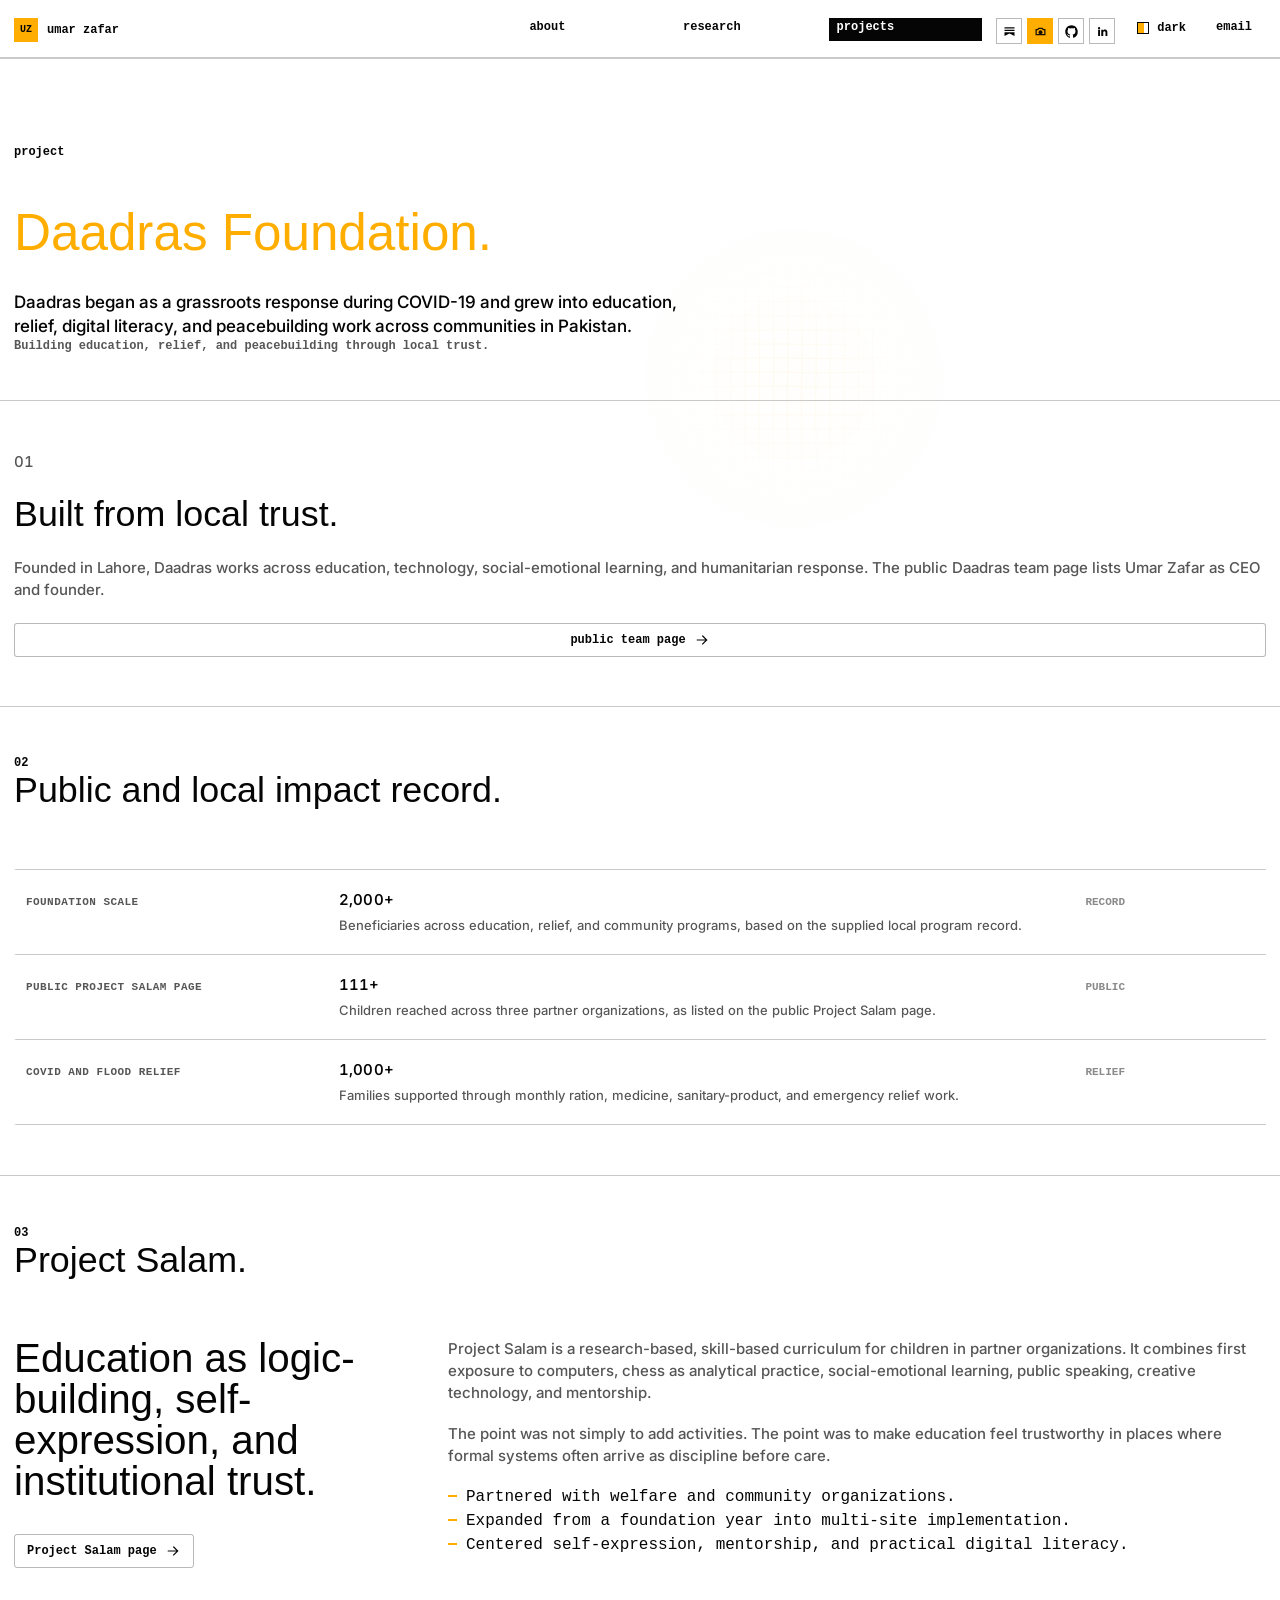
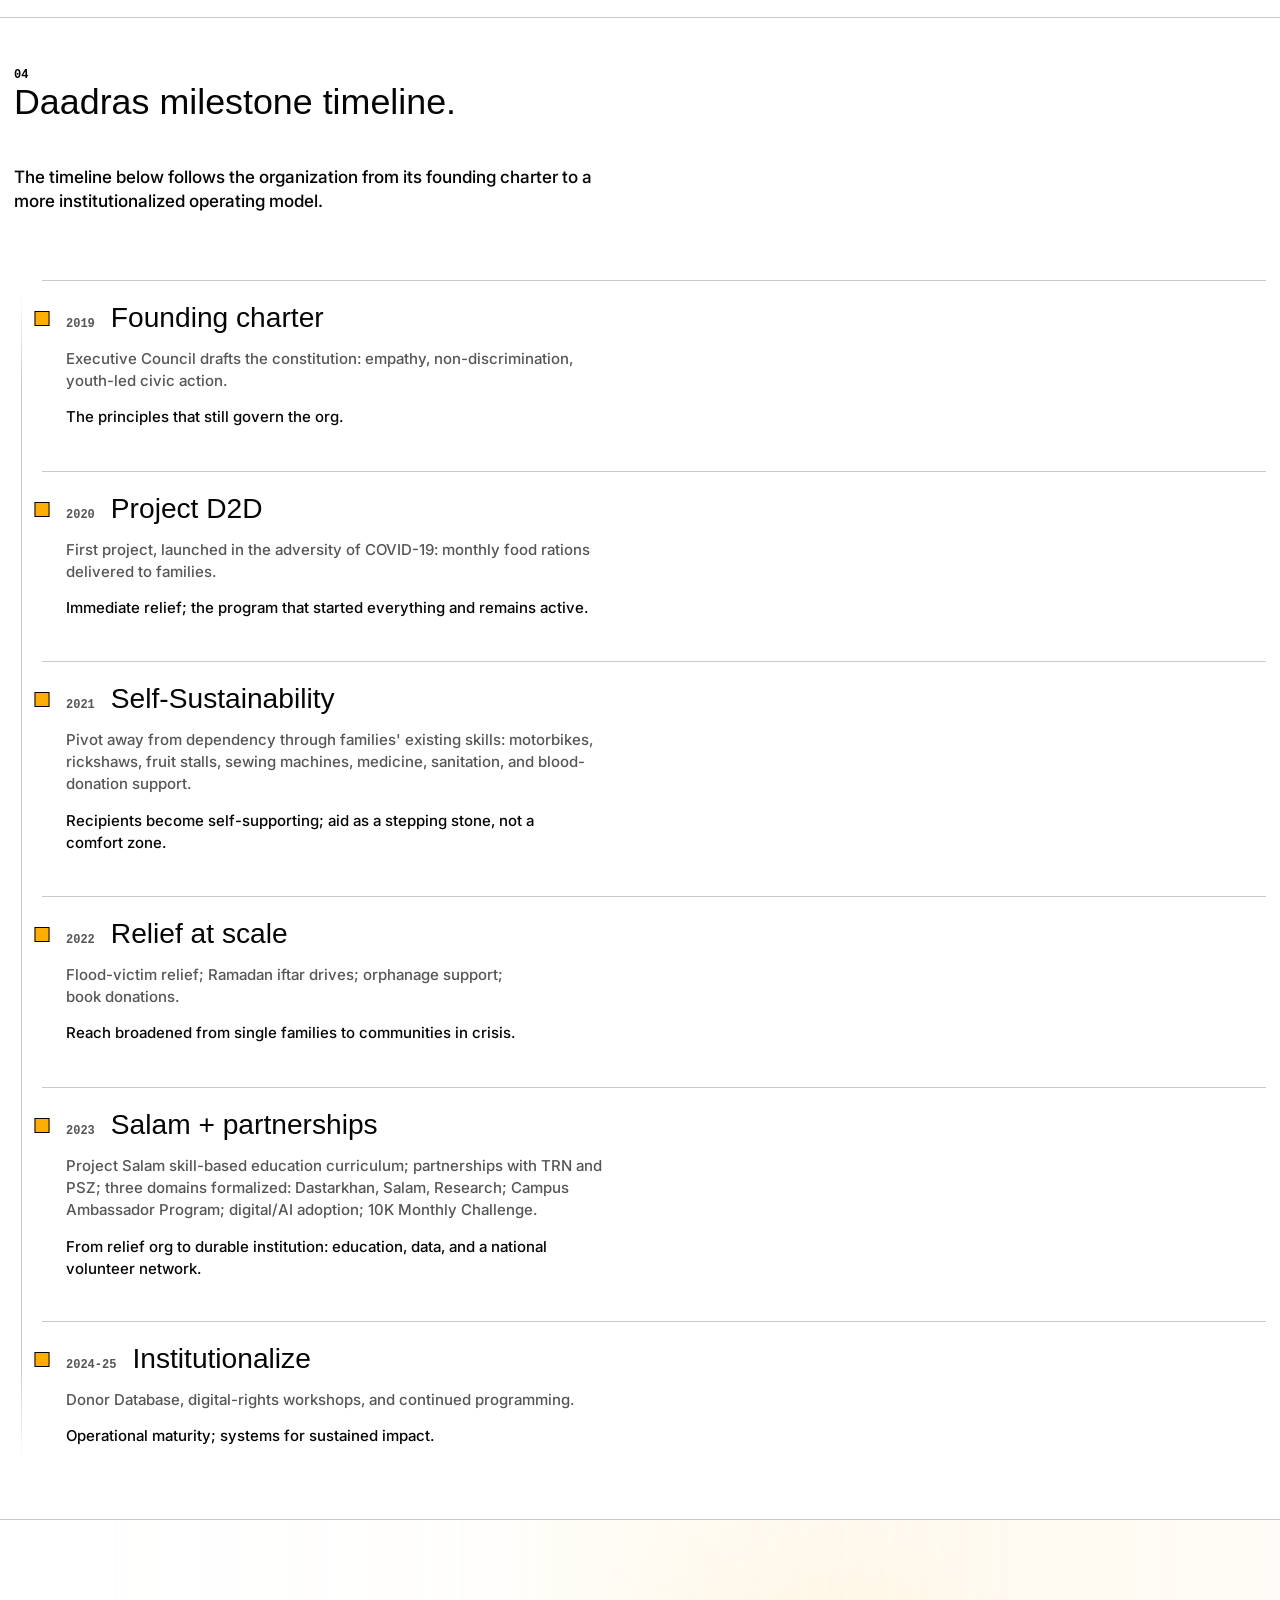
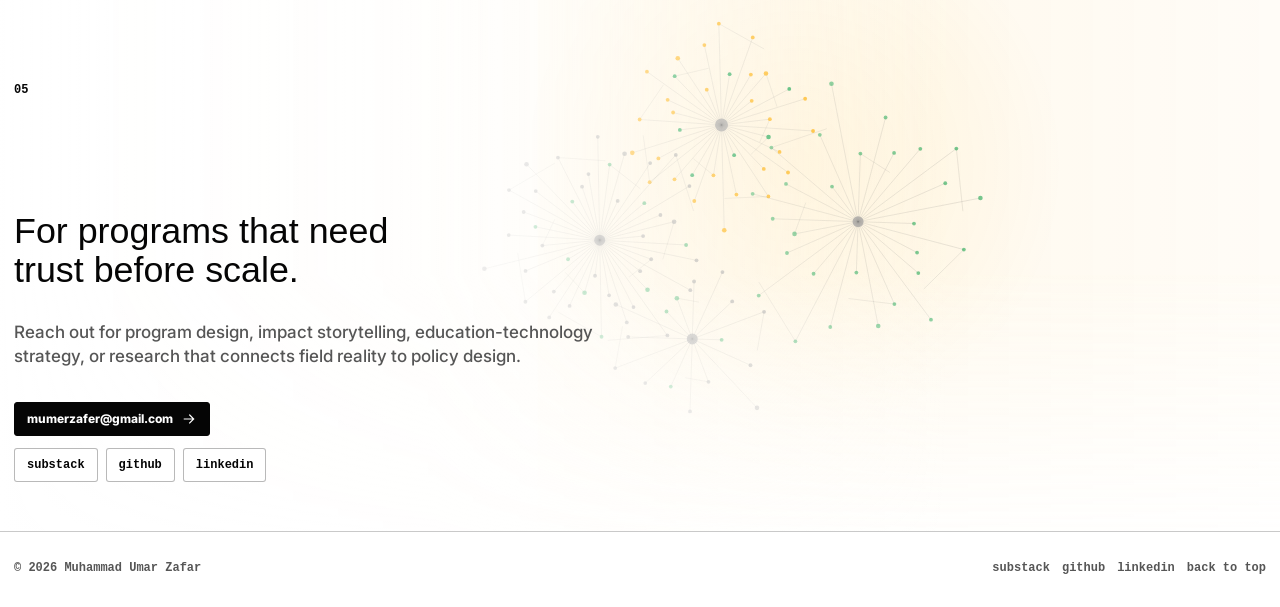
<file: daadras.html>
<!doctype html>
<html lang="en">
  <head>
    <meta charset="utf-8">
    <meta name="viewport" content="width=device-width, initial-scale=1">
    <meta
      name="description"
      content="Daadras Foundation, Project Salam, and field-program work by Muhammad Umar Zafar."
    >
    <title>Daadras Foundation - Muhammad Umar Zafar</title>
    <link rel="icon" href="data:image/svg+xml,%3Csvg xmlns='http://www.w3.org/2000/svg' viewBox='0 0 64 64'%3E%3Crect width='64' height='64' fill='%23ffffff'/%3E%3Cpath d='M12 18v17c0 9 6 14 15 14s15-5 15-14V18h-8v17c0 4-3 7-7 7s-7-3-7-7V18zM46 18h8L41 49h-8z' fill='%23ffae00'/%3E%3C/svg%3E">
    <link rel="preconnect" href="https://fonts.googleapis.com">
    <link rel="preconnect" href="https://fonts.gstatic.com" crossorigin>
    <link href="https://fonts.googleapis.com/css2?family=Inter:ital,opsz,wght@0,14..32,100..900;1,14..32,100..900&display=swap" rel="stylesheet">
    <script src="theme-boot.js?v=20260706"></script>
    <link rel="stylesheet" href="styles.css?v=20260706">
  </head>
  <body>
    <a class="skip-link" href="#main">Skip to main content</a>
    <div class="grid-field" aria-hidden="true"></div>
    <canvas id="signal-canvas" aria-hidden="true"></canvas>
    <div class="column-rules" aria-hidden="true"><span></span><span></span><span></span></div>

    <header class="site-header">
      <a class="brand" href="index.html" aria-label="Muhammad Umar Zafar home">
        <span class="brand-mark" aria-hidden="true">UZ</span>
        <span>umar zafar</span>
      </a>
      <nav class="site-nav" aria-label="Primary navigation">
        <a href="about.html">about</a>
        <div class="nav-menu nav-menu--research">
          <button class="nav-menu__trigger" type="button" aria-haspopup="true" aria-expanded="false">research</button>
          <div class="nav-menu__panel" role="menu" aria-label="Research pages">
            <a role="menuitem" href="work.html">work</a>
            <a role="menuitem" href="writing.html">writing</a>
          </div>
        </div>
        <div class="nav-menu nav-menu--projects">
          <button class="nav-menu__trigger" type="button" aria-haspopup="true" aria-expanded="false">projects</button>
          <div class="nav-menu__panel" role="menu" aria-label="Project pages">
            <a role="menuitem" href="projects.html">overview</a>
            <a role="menuitem" href="daadras.html" aria-current="page">Daadras Foundation</a>
            <a role="menuitem" href="davis-project.html">Davis Projects for Peace</a>
            <a role="menuitem" href="think-tank.html">Think Tank / RDL</a>
            <a role="menuitem" href="rock-to-rack.html">Rock to Rack</a>
          </div>
        </div>
      </nav>
      <div class="header-social" aria-label="Social links">
        <a class="header-social-link" href="https://substack.com/@omarzafar" target="_blank" rel="noopener noreferrer" aria-label="Substack">
          <svg aria-hidden="true" viewBox="0 0 24 24">
            <path d="M4 5h16v2H4zM4 9h16v2H4zM4 13h16v6l-8-4-8 4z"></path>
          </svg>
        </a>
        <a class="header-social-link header-social-link--photography" href="photography.html" aria-label="Photography">
          <svg aria-hidden="true" viewBox="0 0 24 24">
            <path d="M4 8h3l1.6-2h6.8L17 8h3v10H4zM6 10v6h12v-6h-2.1l-1.6-2H9.7L8.1 10z"></path>
            <circle cx="12" cy="13" r="3.2"></circle>
          </svg>
        </a>
        <a class="header-social-link" href="https://github.com/Omarzaf" target="_blank" rel="noopener noreferrer" aria-label="GitHub">
          <svg aria-hidden="true" viewBox="0 0 24 24">
            <path d="M12 2C6.48 2 2 6.58 2 12.24c0 4.52 2.86 8.35 6.83 9.71.5.09.68-.22.68-.49v-1.9c-2.78.62-3.37-1.22-3.37-1.22-.45-1.18-1.11-1.49-1.11-1.49-.91-.64.07-.63.07-.63 1 .07 1.53 1.06 1.53 1.06.9 1.56 2.35 1.11 2.92.85.09-.66.35-1.11.64-1.37-2.22-.26-4.55-1.14-4.55-5.06 0-1.12.39-2.03 1.03-2.75-.1-.26-.45-1.3.1-2.71 0 0 .84-.28 2.75 1.05A9.26 9.26 0 0 1 12 6.95c.85 0 1.7.12 2.5.35 1.9-1.33 2.74-1.05 2.74-1.05.55 1.41.2 2.45.1 2.71.64.72 1.03 1.63 1.03 2.75 0 3.93-2.34 4.8-4.57 5.05.36.32.68.94.68 1.9v2.8c0 .27.18.59.69.49A10.13 10.13 0 0 0 22 12.24C22 6.58 17.52 2 12 2z"></path>
          </svg>
        </a>
        <a class="header-social-link" href="https://www.linkedin.com/in/umarzafar1" target="_blank" rel="noopener noreferrer" aria-label="LinkedIn">
          <svg aria-hidden="true" viewBox="0 0 24 24">
            <path d="M5 9h3v10H5zM6.5 4.8a1.8 1.8 0 1 1 0 3.6 1.8 1.8 0 0 1 0-3.6zM10 9h2.9v1.4h.1c.4-.8 1.4-1.7 3-1.7 3.2 0 3.8 2.1 3.8 4.9V19h-3v-4.8c0-1.2 0-2.7-1.7-2.7s-1.9 1.3-1.9 2.6V19H10z"></path>
          </svg>
        </a>
      </div>
      <button class="theme-toggle" type="button" data-theme-toggle aria-label="Switch to dark mode" aria-pressed="false">
        <span class="theme-toggle-icon" aria-hidden="true"></span>
        <span data-theme-label>dark</span>
      </button>
      <a class="header-action" href="mailto:mumerzafer@gmail.com">email</a>
    </header>

    <main id="main">
      <section class="page-hero" aria-labelledby="daadras-page-title">
        <div class="page-hero-copy reveal">
          <p class="section-number">project</p>
          <h1 id="daadras-page-title" class="page-title">Daadras Foundation.</h1>
          <p class="page-body">
            Daadras began as a grassroots response during COVID-19 and grew into education,
            relief, digital literacy, and peacebuilding work across communities in Pakistan.
          </p>
          <p class="small-note impact-tagline">Building education, relief, and peacebuilding through local trust.</p>
        </div>
      </section>

      <section class="feature-section" aria-labelledby="daadras-title">
        <div class="feature-grid">
          <div class="feature-copy reveal">
            <p class="section-number">01</p>
            <h2 id="daadras-title">Built from local trust.</h2>
            <p>
              Founded in Lahore, Daadras works across education, technology, social-emotional
              learning, and humanitarian response. The public Daadras team page lists Umar Zafar as
              CEO and founder.
            </p>
            <a class="button" href="https://www.daadras.org/our-team">
              public team page
              <svg aria-hidden="true" viewBox="0 0 24 24"><path d="M5 12h13M13 6l6 6-6 6"></path></svg>
            </a>
          </div>
        </div>
      </section>

      <section class="panel-section" aria-labelledby="numbers-title">
        <p class="section-number section-kicker reveal">02</p>
        <div class="section-title reveal">
          <h2 id="numbers-title">Public and local impact record.</h2>
        </div>
        <div class="section-content entry-list">
          <article class="entry-row reveal">
            <span class="entry-label">foundation scale</span>
            <div>
              <strong class="entry-title">2,000+</strong>
              <p class="entry-body">Beneficiaries across education, relief, and community programs, based on the supplied local program record.</p>
            </div>
            <span class="entry-meta">record</span>
          </article>
          <article class="entry-row reveal">
            <span class="entry-label">public Project Salam page</span>
            <div>
              <strong class="entry-title">111+</strong>
              <p class="entry-body">Children reached across three partner organizations, as listed on the public Project Salam page.</p>
            </div>
            <span class="entry-meta">public</span>
          </article>
          <article class="entry-row reveal">
            <span class="entry-label">COVID and flood relief</span>
            <div>
              <strong class="entry-title">1,000+</strong>
              <p class="entry-body">Families supported through monthly ration, medicine, sanitary-product, and emergency relief work.</p>
            </div>
            <span class="entry-meta">relief</span>
          </article>
        </div>
      </section>

      <section class="panel-section" aria-labelledby="salam-title">
        <p class="section-number section-kicker reveal">03</p>
        <div class="section-title reveal">
          <h2 id="salam-title">Project Salam.</h2>
        </div>
        <div class="split-layout">
          <div class="stack reveal">
            <p class="large-statement">
              Education as logic-building, self-expression, and institutional trust.
            </p>
            <a class="source-link" href="https://www.daadras.org/initiatives/project-salam">
              Project Salam page
              <svg aria-hidden="true" viewBox="0 0 24 24"><path d="M5 12h13M13 6l6 6-6 6"></path></svg>
            </a>
          </div>
          <div class="rich-copy reveal">
            <p>
              Project Salam is a research-based, skill-based curriculum for children in partner
              organizations. It combines first exposure to computers, chess as analytical practice,
              social-emotional learning, public speaking, creative technology, and mentorship.
            </p>
            <p>
              The point was not simply to add activities. The point was to make education feel
              trustworthy in places where formal systems often arrive as discipline before care.
            </p>
            <ul class="fact-list">
              <li>Partnered with welfare and community organizations.</li>
              <li>Expanded from a foundation year into multi-site implementation.</li>
              <li>Centered self-expression, mentorship, and practical digital literacy.</li>
            </ul>
          </div>
        </div>
      </section>

      <section class="panel-section impact-timeline-section" aria-labelledby="timeline-title" data-impact-timeline>
        <p class="section-number section-kicker reveal">04</p>
        <div class="section-title reveal">
          <h2 id="timeline-title">Daadras milestone timeline.</h2>
          <p class="page-body impact-timeline-intro">
            The timeline below follows the organization from its founding charter to a more
            institutionalized operating model.
          </p>
        </div>

        <div class="impact-timeline-shell">
          <div class="impact-timeline">
            <article class="impact-milestone reveal" data-impact-milestone>
              <div class="impact-milestone-head">
                <time>2019</time>
                <h3>Founding charter</h3>
              </div>
              <p class="impact-milestone-what">
                Executive Council drafts the constitution: empathy, non-discrimination, youth-led
                civic action.
              </p>
              <p class="impact-milestone-effect">The principles that still govern the org.</p>
            </article>

            <article class="impact-milestone reveal" data-impact-milestone>
              <div class="impact-milestone-head">
                <time>2020</time>
                <h3>Project D2D</h3>
              </div>
              <p class="impact-milestone-what">
                First project, launched in the adversity of COVID-19: monthly food rations delivered
                to families.
              </p>
              <p class="impact-milestone-effect">
                Immediate relief; the program that started everything and remains active.
              </p>
            </article>

            <article class="impact-milestone reveal" data-impact-milestone>
              <div class="impact-milestone-head">
                <time>2021</time>
                <h3>Self-Sustainability</h3>
              </div>
              <p class="impact-milestone-what">
                Pivot away from dependency through families' existing skills: motorbikes,
                rickshaws, fruit stalls, sewing machines, medicine, sanitation, and
                blood-donation support.
              </p>
              <p class="impact-milestone-effect">
                Recipients become self-supporting; aid as a stepping stone, not a comfort zone.
              </p>
            </article>

            <article class="impact-milestone reveal" data-impact-milestone>
              <div class="impact-milestone-head">
                <time>2022</time>
                <h3>Relief at scale</h3>
              </div>
              <p class="impact-milestone-what">
                Flood-victim relief; Ramadan iftar drives; orphanage support; book donations.
              </p>
              <p class="impact-milestone-effect">
                Reach broadened from single families to communities in crisis.
              </p>
            </article>

            <article class="impact-milestone reveal" data-impact-milestone>
              <div class="impact-milestone-head">
                <time>2023</time>
                <h3>Salam + partnerships</h3>
              </div>
              <p class="impact-milestone-what">
                Project Salam skill-based education curriculum; partnerships with TRN and PSZ;
                three domains formalized: Dastarkhan, Salam, Research; Campus Ambassador Program;
                digital/AI adoption; 10K Monthly Challenge.
              </p>
              <p class="impact-milestone-effect">
                From relief org to durable institution: education, data, and a national volunteer
                network.
              </p>
            </article>

            <article class="impact-milestone reveal" data-impact-milestone>
              <div class="impact-milestone-head">
                <time>2024-25</time>
                <h3>Institutionalize</h3>
              </div>
              <p class="impact-milestone-what">
                Donor Database, digital-rights workshops, and continued programming.
              </p>
              <p class="impact-milestone-effect">
                Operational maturity; systems for sustained impact.
              </p>
            </article>
          </div>
        </div>
      </section>

      <section class="contact-section contact-section--left" aria-labelledby="contact-title" data-contact-animation>
        <p class="section-number reveal">05</p>
        <div class="contact-field" aria-hidden="true">
          <canvas data-contact-field></canvas>
        </div>
        <div class="contact-copy contact-copy--left reveal">
          <h2 id="contact-title">For programs that need trust before scale.</h2>
          <p>
            Reach out for program design, impact storytelling, education-technology strategy, or
            research that connects field reality to policy design.
          </p>
          <a class="contact-link" href="mailto:mumerzafer@gmail.com">
            mumerzafer@gmail.com
            <svg aria-hidden="true" viewBox="0 0 24 24"><path d="M5 12h13M13 6l6 6-6 6"></path></svg>
          </a>
          <div class="social-links" aria-label="Social links">
            <a class="social-link" href="https://substack.com/@omarzafar" target="_blank" rel="noopener noreferrer">substack</a>
            <a class="social-link" href="https://github.com/Omarzaf" target="_blank" rel="noopener noreferrer">github</a>
            <a class="social-link" href="https://www.linkedin.com/in/umarzafar1" target="_blank" rel="noopener noreferrer">linkedin</a>
          </div>
        </div>
      </section>
    </main>

    <footer class="site-footer">
      <p>&copy; 2026 Muhammad Umar Zafar</p>
      <div class="footer-links" aria-label="Footer links">
        <a href="https://substack.com/@omarzafar" target="_blank" rel="noopener noreferrer">substack</a>
        <a href="https://github.com/Omarzaf" target="_blank" rel="noopener noreferrer">github</a>
        <a href="https://www.linkedin.com/in/umarzafar1" target="_blank" rel="noopener noreferrer">linkedin</a>
        <a href="#main">back to top</a>
      </div>
    </footer>
    <script src="script.js?v=20260706" defer></script>
  </body>
</html>
</file>
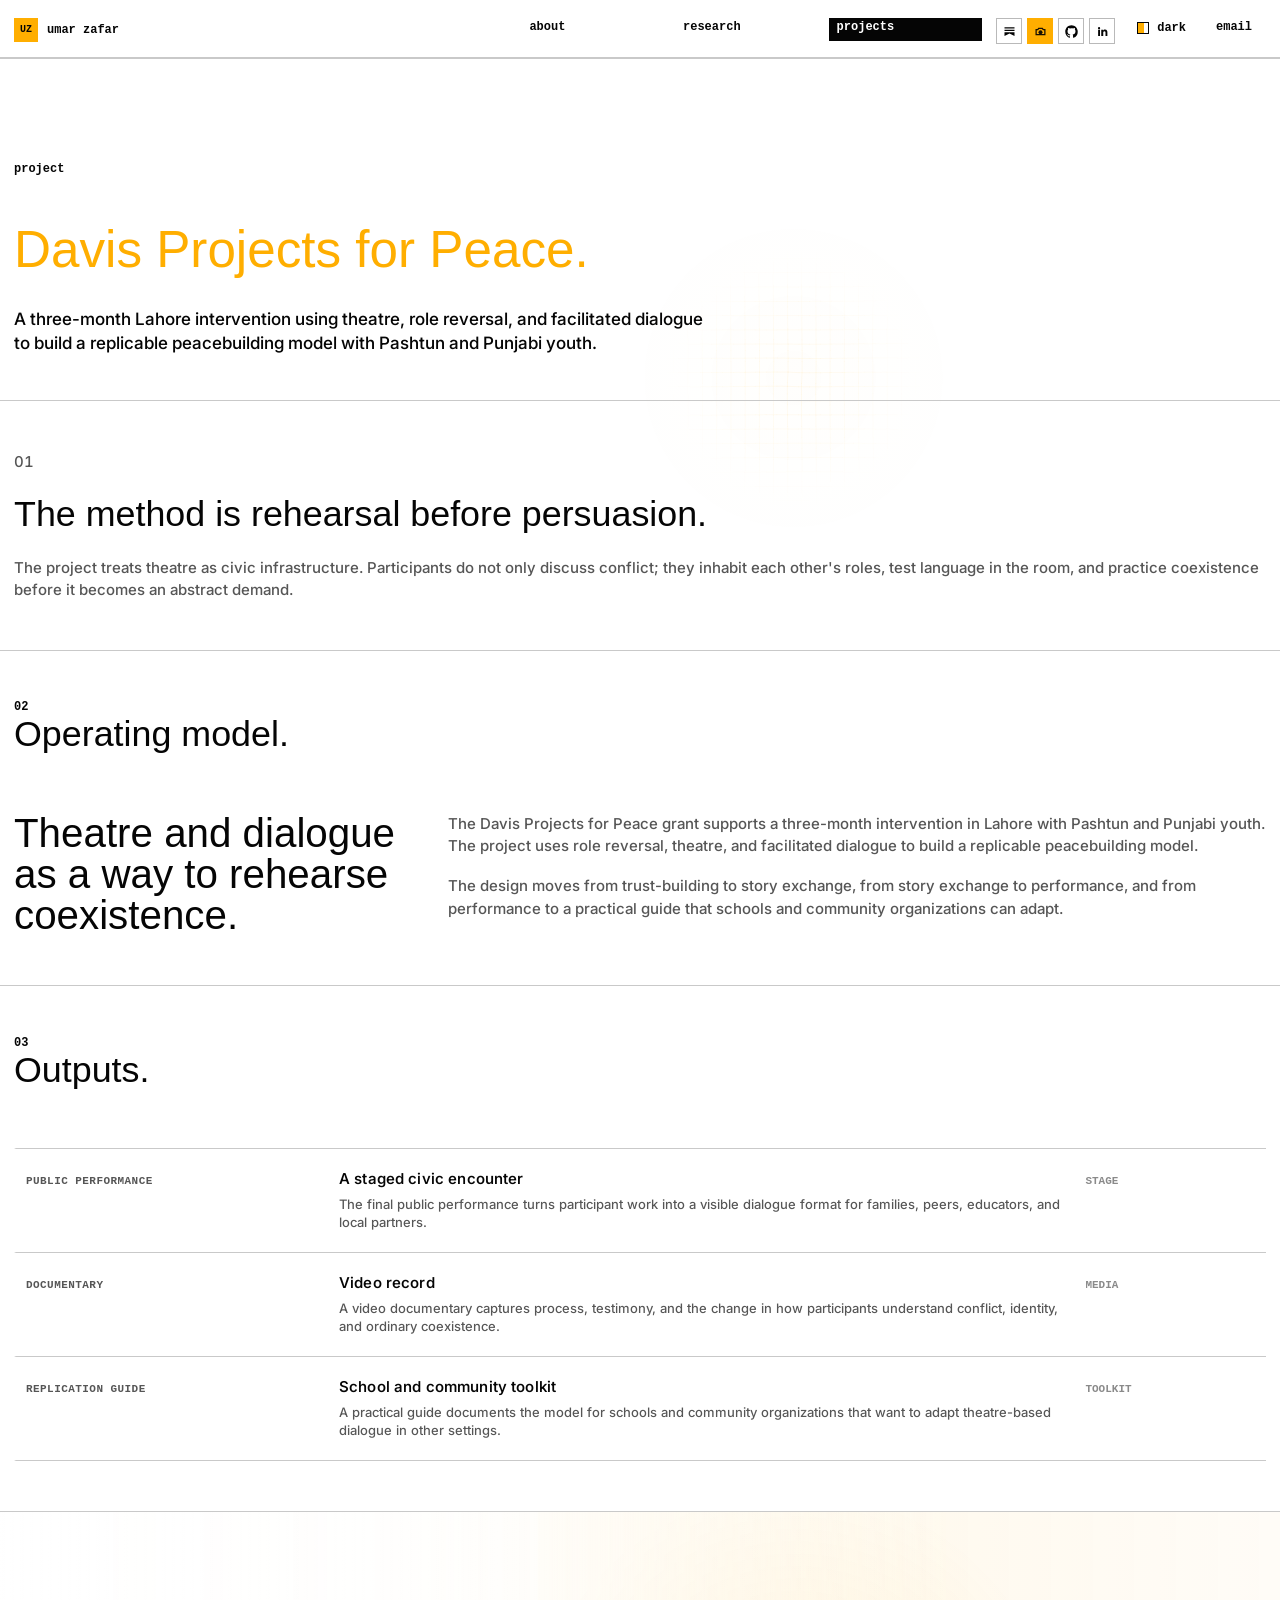
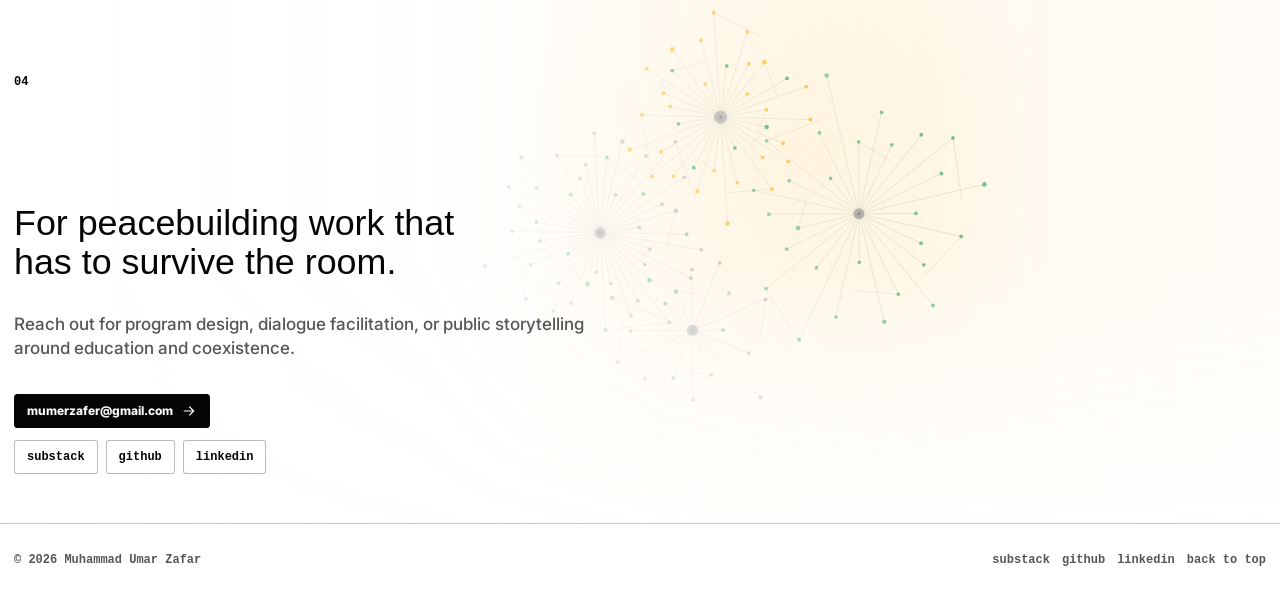
<file: davis-project.html>
<!doctype html>
<html lang="en">
  <head>
    <meta charset="utf-8">
    <meta name="viewport" content="width=device-width, initial-scale=1">
    <meta
      name="description"
      content="Davis Projects for Peace work by Muhammad Umar Zafar: theatre, dialogue, and youth peacebuilding in Lahore."
    >
    <title>Davis Projects for Peace - Muhammad Umar Zafar</title>
    <link rel="icon" href="data:image/svg+xml,%3Csvg xmlns='http://www.w3.org/2000/svg' viewBox='0 0 64 64'%3E%3Crect width='64' height='64' fill='%23ffffff'/%3E%3Cpath d='M12 18v17c0 9 6 14 15 14s15-5 15-14V18h-8v17c0 4-3 7-7 7s-7-3-7-7V18zM46 18h8L41 49h-8z' fill='%23ffae00'/%3E%3C/svg%3E">
    <link rel="preconnect" href="https://fonts.googleapis.com">
    <link rel="preconnect" href="https://fonts.gstatic.com" crossorigin>
    <link href="https://fonts.googleapis.com/css2?family=Inter:ital,opsz,wght@0,14..32,100..900;1,14..32,100..900&display=swap" rel="stylesheet">
    <script src="theme-boot.js?v=20260706"></script>
    <link rel="stylesheet" href="styles.css?v=20260706">
  </head>
  <body>
    <a class="skip-link" href="#main">Skip to main content</a>
    <div class="grid-field" aria-hidden="true"></div>
    <canvas id="signal-canvas" aria-hidden="true"></canvas>
    <div class="column-rules" aria-hidden="true"><span></span><span></span><span></span></div>

    <header class="site-header">
      <a class="brand" href="index.html" aria-label="Muhammad Umar Zafar home">
        <span class="brand-mark" aria-hidden="true">UZ</span>
        <span>umar zafar</span>
      </a>
      <nav class="site-nav" aria-label="Primary navigation">
        <a href="about.html">about</a>
        <div class="nav-menu nav-menu--research">
          <button class="nav-menu__trigger" type="button" aria-haspopup="true" aria-expanded="false">research</button>
          <div class="nav-menu__panel" role="menu" aria-label="Research pages">
            <a role="menuitem" href="work.html">work</a>
            <a role="menuitem" href="writing.html">writing</a>
          </div>
        </div>
        <div class="nav-menu nav-menu--projects">
          <button class="nav-menu__trigger" type="button" aria-haspopup="true" aria-expanded="false">projects</button>
          <div class="nav-menu__panel" role="menu" aria-label="Project pages">
            <a role="menuitem" href="projects.html">overview</a>
            <a role="menuitem" href="daadras.html">Daadras Foundation</a>
            <a role="menuitem" href="davis-project.html" aria-current="page">Davis Projects for Peace</a>
            <a role="menuitem" href="think-tank.html">Think Tank / RDL</a>
            <a role="menuitem" href="rock-to-rack.html">Rock to Rack</a>
          </div>
        </div>
      </nav>
      <div class="header-social" aria-label="Social links">
        <a class="header-social-link" href="https://substack.com/@omarzafar" target="_blank" rel="noopener noreferrer" aria-label="Substack">
          <svg aria-hidden="true" viewBox="0 0 24 24">
            <path d="M4 5h16v2H4zM4 9h16v2H4zM4 13h16v6l-8-4-8 4z"></path>
          </svg>
        </a>
        <a class="header-social-link header-social-link--photography" href="photography.html" aria-label="Photography">
          <svg aria-hidden="true" viewBox="0 0 24 24">
            <path d="M4 8h3l1.6-2h6.8L17 8h3v10H4zM6 10v6h12v-6h-2.1l-1.6-2H9.7L8.1 10z"></path>
            <circle cx="12" cy="13" r="3.2"></circle>
          </svg>
        </a>
        <a class="header-social-link" href="https://github.com/Omarzaf" target="_blank" rel="noopener noreferrer" aria-label="GitHub">
          <svg aria-hidden="true" viewBox="0 0 24 24">
            <path d="M12 2C6.48 2 2 6.58 2 12.24c0 4.52 2.86 8.35 6.83 9.71.5.09.68-.22.68-.49v-1.9c-2.78.62-3.37-1.22-3.37-1.22-.45-1.18-1.11-1.49-1.11-1.49-.91-.64.07-.63.07-.63 1 .07 1.53 1.06 1.53 1.06.9 1.56 2.35 1.11 2.92.85.09-.66.35-1.11.64-1.37-2.22-.26-4.55-1.14-4.55-5.06 0-1.12.39-2.03 1.03-2.75-.1-.26-.45-1.3.1-2.71 0 0 .84-.28 2.75 1.05A9.26 9.26 0 0 1 12 6.95c.85 0 1.7.12 2.5.35 1.9-1.33 2.74-1.05 2.74-1.05.55 1.41.2 2.45.1 2.71.64.72 1.03 1.63 1.03 2.75 0 3.93-2.34 4.8-4.57 5.05.36.32.68.94.68 1.9v2.8c0 .27.18.59.69.49A10.13 10.13 0 0 0 22 12.24C22 6.58 17.52 2 12 2z"></path>
          </svg>
        </a>
        <a class="header-social-link" href="https://www.linkedin.com/in/umarzafar1" target="_blank" rel="noopener noreferrer" aria-label="LinkedIn">
          <svg aria-hidden="true" viewBox="0 0 24 24">
            <path d="M5 9h3v10H5zM6.5 4.8a1.8 1.8 0 1 1 0 3.6 1.8 1.8 0 0 1 0-3.6zM10 9h2.9v1.4h.1c.4-.8 1.4-1.7 3-1.7 3.2 0 3.8 2.1 3.8 4.9V19h-3v-4.8c0-1.2 0-2.7-1.7-2.7s-1.9 1.3-1.9 2.6V19H10z"></path>
          </svg>
        </a>
      </div>
      <button class="theme-toggle" type="button" data-theme-toggle aria-label="Switch to dark mode" aria-pressed="false">
        <span class="theme-toggle-icon" aria-hidden="true"></span>
        <span data-theme-label>dark</span>
      </button>
      <a class="header-action" href="mailto:mumerzafer@gmail.com">email</a>
    </header>

    <main id="main">
      <section class="page-hero" aria-labelledby="davis-title">
        <div class="page-hero-copy reveal">
          <p class="section-number">project</p>
          <h1 id="davis-title" class="page-title">Davis Projects for Peace.</h1>
          <p class="page-body">
            A three-month Lahore intervention using theatre, role reversal, and facilitated dialogue
            to build a replicable peacebuilding model with Pashtun and Punjabi youth.
          </p>
        </div>
      </section>

      <section class="feature-section" aria-labelledby="method-title">
        <div class="feature-grid">
          <div class="feature-copy reveal">
            <p class="section-number">01</p>
            <h2 id="method-title">The method is rehearsal before persuasion.</h2>
            <p>
              The project treats theatre as civic infrastructure. Participants do not only discuss
              conflict; they inhabit each other's roles, test language in the room, and practice
              coexistence before it becomes an abstract demand.
            </p>
          </div>
        </div>
      </section>

      <section class="panel-section" aria-labelledby="model-title">
        <p class="section-number section-kicker reveal">02</p>
        <div class="section-title reveal">
          <h2 id="model-title">Operating model.</h2>
        </div>
        <div class="split-layout">
          <div class="stack reveal">
            <p class="large-statement">
              Theatre and dialogue as a way to rehearse coexistence.
            </p>
          </div>
          <div class="rich-copy reveal">
            <p>
              The Davis Projects for Peace grant supports a three-month intervention in Lahore with
              Pashtun and Punjabi youth. The project uses role reversal, theatre, and facilitated
              dialogue to build a replicable peacebuilding model.
            </p>
            <p>
              The design moves from trust-building to story exchange, from story exchange to
              performance, and from performance to a practical guide that schools and community
              organizations can adapt.
            </p>
          </div>
        </div>
      </section>

      <section class="panel-section" aria-labelledby="outputs-title">
        <p class="section-number section-kicker reveal">03</p>
        <div class="section-title reveal">
          <h2 id="outputs-title">Outputs.</h2>
        </div>
        <div class="section-content entry-list">
          <article class="entry-row reveal">
            <span class="entry-label">public performance</span>
            <div>
              <strong class="entry-title">A staged civic encounter</strong>
              <p class="entry-body">
                The final public performance turns participant work into a visible dialogue format
                for families, peers, educators, and local partners.
              </p>
            </div>
            <span class="entry-meta">stage</span>
          </article>
          <article class="entry-row reveal">
            <span class="entry-label">documentary</span>
            <div>
              <strong class="entry-title">Video record</strong>
              <p class="entry-body">
                A video documentary captures process, testimony, and the change in how participants
                understand conflict, identity, and ordinary coexistence.
              </p>
            </div>
            <span class="entry-meta">media</span>
          </article>
          <article class="entry-row reveal">
            <span class="entry-label">replication guide</span>
            <div>
              <strong class="entry-title">School and community toolkit</strong>
              <p class="entry-body">
                A practical guide documents the model for schools and community organizations that
                want to adapt theatre-based dialogue in other settings.
              </p>
            </div>
            <span class="entry-meta">toolkit</span>
          </article>
        </div>
      </section>

      <section class="contact-section contact-section--left" aria-labelledby="contact-title" data-contact-animation>
        <p class="section-number reveal">04</p>
        <div class="contact-field" aria-hidden="true">
          <canvas data-contact-field></canvas>
        </div>
        <div class="contact-copy contact-copy--left reveal">
          <h2 id="contact-title">For peacebuilding work that has to survive the room.</h2>
          <p>
            Reach out for program design, dialogue facilitation, or public storytelling around
            education and coexistence.
          </p>
          <a class="contact-link" href="mailto:mumerzafer@gmail.com">
            mumerzafer@gmail.com
            <svg aria-hidden="true" viewBox="0 0 24 24"><path d="M5 12h13M13 6l6 6-6 6"></path></svg>
          </a>
          <div class="social-links" aria-label="Social links">
            <a class="social-link" href="https://substack.com/@omarzafar" target="_blank" rel="noopener noreferrer">substack</a>
            <a class="social-link" href="https://github.com/Omarzaf" target="_blank" rel="noopener noreferrer">github</a>
            <a class="social-link" href="https://www.linkedin.com/in/umarzafar1" target="_blank" rel="noopener noreferrer">linkedin</a>
          </div>
        </div>
      </section>
    </main>

    <footer class="site-footer">
      <p>&copy; 2026 Muhammad Umar Zafar</p>
      <div class="footer-links" aria-label="Footer links">
        <a href="https://substack.com/@omarzafar" target="_blank" rel="noopener noreferrer">substack</a>
        <a href="https://github.com/Omarzaf" target="_blank" rel="noopener noreferrer">github</a>
        <a href="https://www.linkedin.com/in/umarzafar1" target="_blank" rel="noopener noreferrer">linkedin</a>
        <a href="#main">back to top</a>
      </div>
    </footer>
    <script src="script.js?v=20260706" defer></script>
  </body>
</html>
</file>
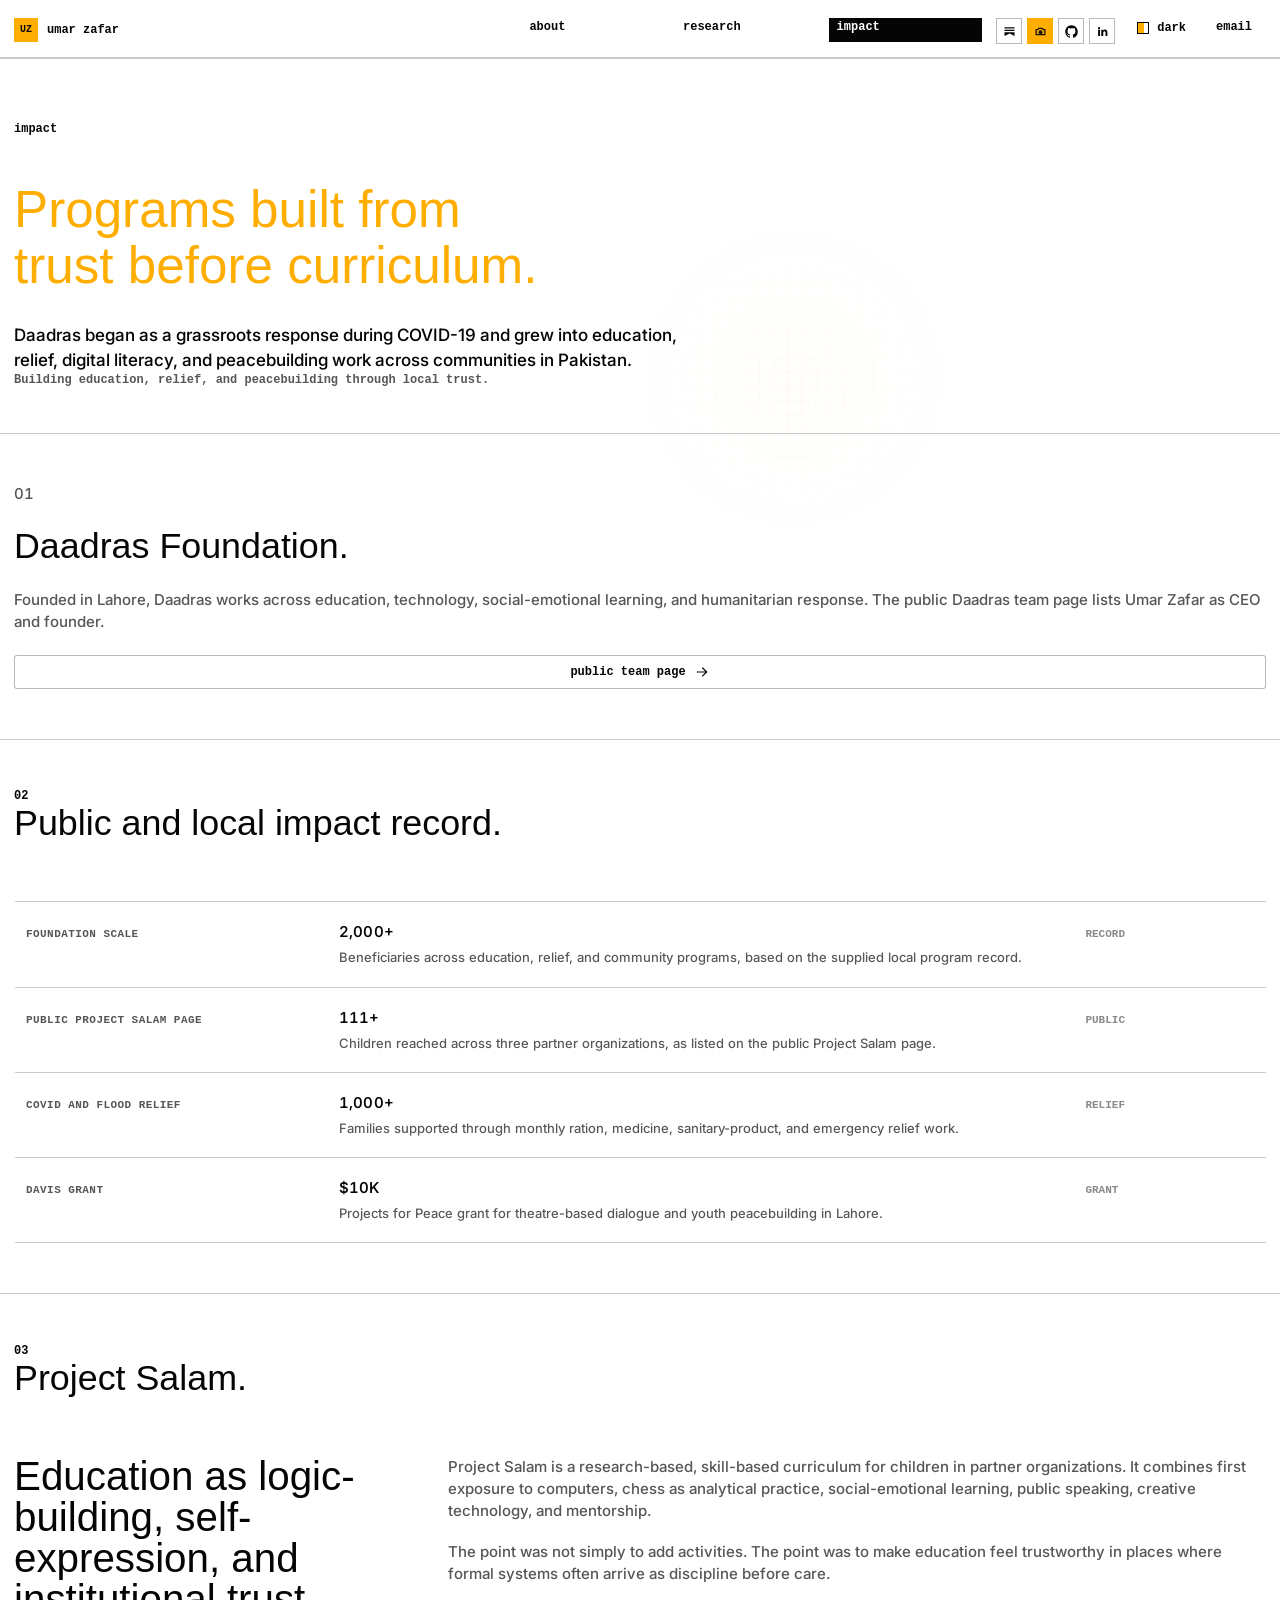
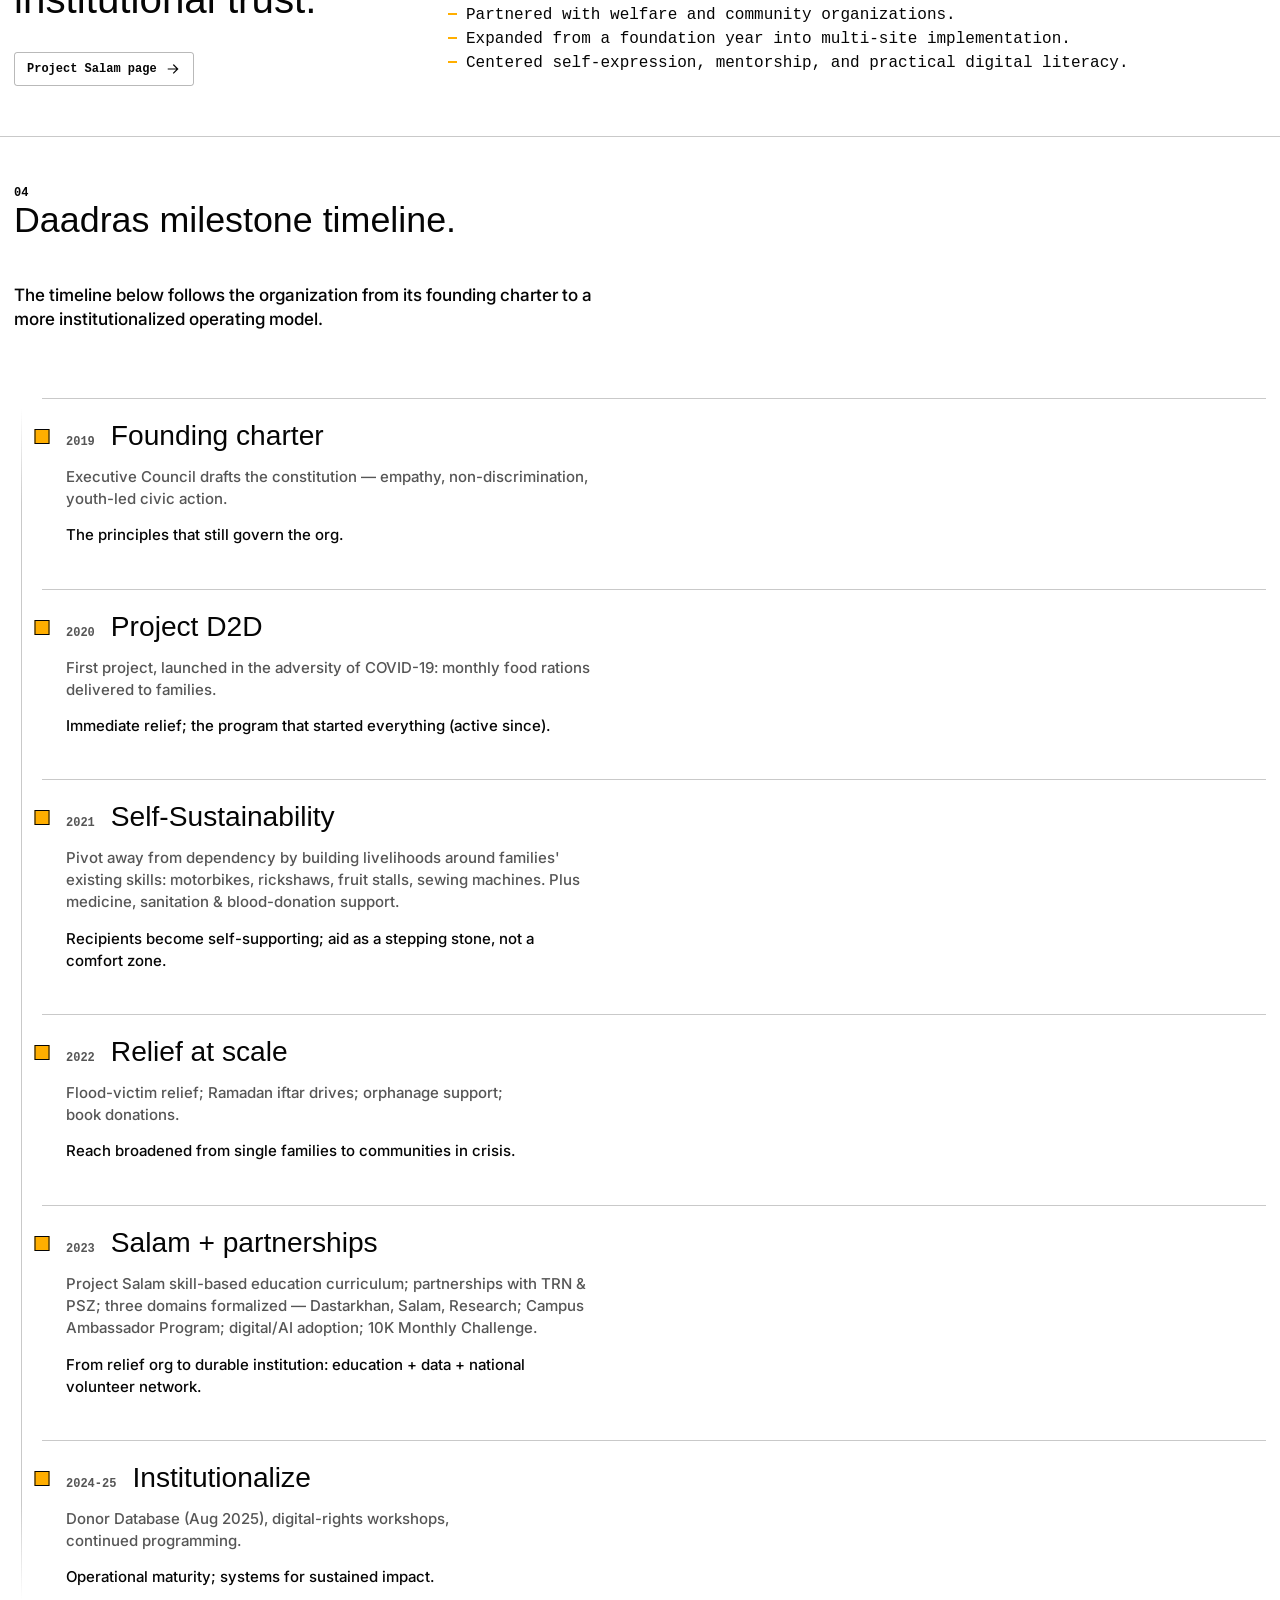
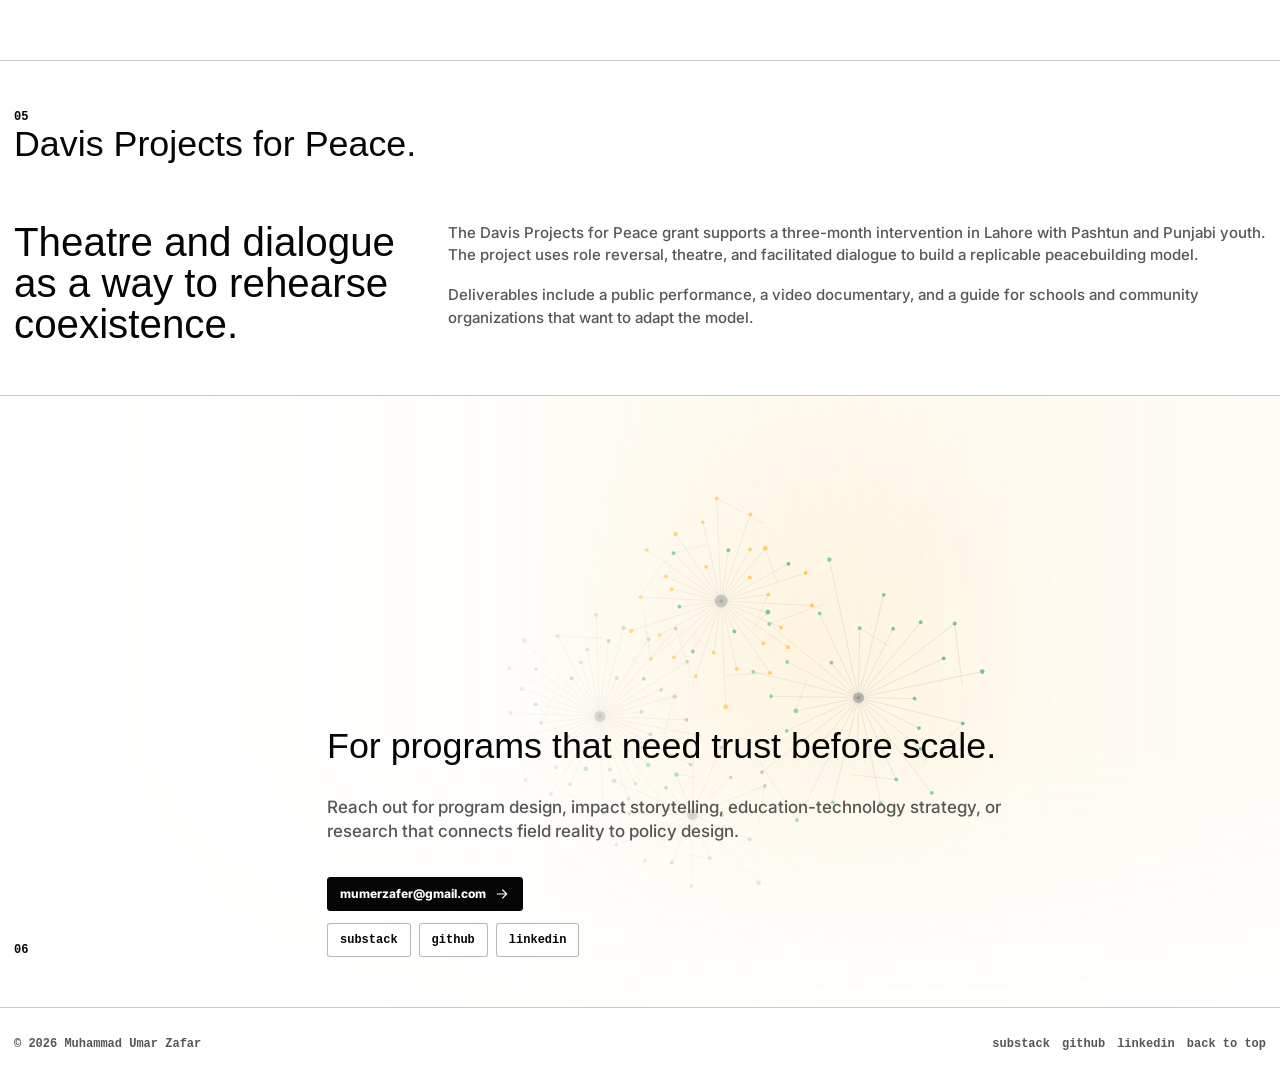
<file: impact.html>
<!doctype html>
<html lang="en">
  <head>
    <meta charset="utf-8">
    <meta name="viewport" content="width=device-width, initial-scale=1">
    <meta
      name="description"
      content="Daadras Foundation, Project Salam, Davis Projects for Peace, and public-interest program work by Muhammad Umar Zafar."
    >
    <title>Impact - Muhammad Umar Zafar</title>
    <link rel="icon" href="data:image/svg+xml,%3Csvg xmlns='http://www.w3.org/2000/svg' viewBox='0 0 64 64'%3E%3Crect width='64' height='64' fill='%23ffffff'/%3E%3Cpath d='M12 18v17c0 9 6 14 15 14s15-5 15-14V18h-8v17c0 4-3 7-7 7s-7-3-7-7V18zM46 18h8L41 49h-8z' fill='%23ffae00'/%3E%3C/svg%3E">
    <link rel="preconnect" href="https://fonts.googleapis.com">
    <link rel="preconnect" href="https://fonts.gstatic.com" crossorigin>
    <link href="https://fonts.googleapis.com/css2?family=Inter:ital,opsz,wght@0,14..32,100..900;1,14..32,100..900&display=swap" rel="stylesheet">
    <script src="theme-boot.js?v=20260706"></script>
    <link rel="stylesheet" href="styles.css?v=20260706">
  </head>
  <body>
    <a class="skip-link" href="#main">Skip to main content</a>
    <div class="grid-field" aria-hidden="true"></div>
    <canvas id="signal-canvas" aria-hidden="true"></canvas>
    <div class="column-rules" aria-hidden="true"><span></span><span></span><span></span></div>

    <header class="site-header">
      <a class="brand" href="index.html" aria-label="Muhammad Umar Zafar home">
        <span class="brand-mark" aria-hidden="true">UZ</span>
        <span>umar zafar</span>
      </a>
      <nav class="site-nav" aria-label="Primary navigation">
        <a href="about.html">about</a>
        <div class="nav-menu nav-menu--research">
          <button class="nav-menu__trigger" type="button" aria-haspopup="true" aria-expanded="false">research</button>
          <div class="nav-menu__panel" role="menu" aria-label="Research pages">
            <a role="menuitem" href="work.html">work</a>
            <a role="menuitem" href="writing.html">writing</a>
          </div>
        </div>
        <a href="impact.html" aria-current="page">impact</a>
      </nav>
      <div class="header-social" aria-label="Social links">
        <a class="header-social-link" href="https://substack.com/@omarzafar" target="_blank" rel="noopener noreferrer" aria-label="Substack">
          <svg aria-hidden="true" viewBox="0 0 24 24">
            <path d="M4 5h16v2H4zM4 9h16v2H4zM4 13h16v6l-8-4-8 4z"></path>
          </svg>
        </a>
        <a class="header-social-link header-social-link--photography" href="photography.html" aria-label="Photography">
          <svg aria-hidden="true" viewBox="0 0 24 24">
            <path d="M4 8h3l1.6-2h6.8L17 8h3v10H4zM6 10v6h12v-6h-2.1l-1.6-2H9.7L8.1 10z"></path>
            <circle cx="12" cy="13" r="3.2"></circle>
          </svg>
        </a>
        <a class="header-social-link" href="https://github.com/Omarzaf" target="_blank" rel="noopener noreferrer" aria-label="GitHub">
          <svg aria-hidden="true" viewBox="0 0 24 24">
            <path d="M12 2C6.48 2 2 6.58 2 12.24c0 4.52 2.86 8.35 6.83 9.71.5.09.68-.22.68-.49v-1.9c-2.78.62-3.37-1.22-3.37-1.22-.45-1.18-1.11-1.49-1.11-1.49-.91-.64.07-.63.07-.63 1 .07 1.53 1.06 1.53 1.06.9 1.56 2.35 1.11 2.92.85.09-.66.35-1.11.64-1.37-2.22-.26-4.55-1.14-4.55-5.06 0-1.12.39-2.03 1.03-2.75-.1-.26-.45-1.3.1-2.71 0 0 .84-.28 2.75 1.05A9.26 9.26 0 0 1 12 6.95c.85 0 1.7.12 2.5.35 1.9-1.33 2.74-1.05 2.74-1.05.55 1.41.2 2.45.1 2.71.64.72 1.03 1.63 1.03 2.75 0 3.93-2.34 4.8-4.57 5.05.36.32.68.94.68 1.9v2.8c0 .27.18.59.69.49A10.13 10.13 0 0 0 22 12.24C22 6.58 17.52 2 12 2z"></path>
          </svg>
        </a>
        <a class="header-social-link" href="https://www.linkedin.com/in/umarzafar1" target="_blank" rel="noopener noreferrer" aria-label="LinkedIn">
          <svg aria-hidden="true" viewBox="0 0 24 24">
            <path d="M5 9h3v10H5zM6.5 4.8a1.8 1.8 0 1 1 0 3.6 1.8 1.8 0 0 1 0-3.6zM10 9h2.9v1.4h.1c.4-.8 1.4-1.7 3-1.7 3.2 0 3.8 2.1 3.8 4.9V19h-3v-4.8c0-1.2 0-2.7-1.7-2.7s-1.9 1.3-1.9 2.6V19H10z"></path>
          </svg>
        </a>
      </div>
      <button class="theme-toggle" type="button" data-theme-toggle aria-label="Switch to dark mode" aria-pressed="false">
        <span class="theme-toggle-icon" aria-hidden="true"></span>
        <span data-theme-label>dark</span>
      </button>
      <a class="header-action" href="mailto:mumerzafer@gmail.com">email</a>
    </header>

    <main id="main">
      <section class="page-hero" aria-labelledby="impact-title">
        <div class="page-hero-copy reveal">
          <p class="section-number">impact</p>
          <h1 id="impact-title" class="page-title">Programs built from trust before curriculum.</h1>
          <p class="page-body">
            Daadras began as a grassroots response during COVID-19 and grew into education,
            relief, digital literacy, and peacebuilding work across communities in Pakistan.
          </p>
          <p class="small-note impact-tagline">Building education, relief, and peacebuilding through local trust.</p>
        </div>
      </section>

      <section class="feature-section" aria-labelledby="daadras-title">
        <div class="feature-grid">
          <div class="feature-copy reveal">
            <p class="section-number">01</p>
            <h2 id="daadras-title">Daadras Foundation.</h2>
            <p>
              Founded in Lahore, Daadras works across education, technology, social-emotional
              learning, and humanitarian response. The public Daadras team page lists Umar Zafar as
              CEO and founder.
            </p>
            <a class="button" href="https://www.daadras.org/our-team">
              public team page
              <svg aria-hidden="true" viewBox="0 0 24 24"><path d="M5 12h13M13 6l6 6-6 6"></path></svg>
            </a>
          </div>
        </div>
      </section>

      <section class="panel-section" aria-labelledby="numbers-title">
        <p class="section-number section-kicker reveal">02</p>
        <div class="section-title reveal">
          <h2 id="numbers-title">Public and local impact record.</h2>
        </div>
        <div class="section-content entry-list">
          <article class="entry-row reveal">
            <span class="entry-label">foundation scale</span>
            <div>
              <strong class="entry-title">2,000+</strong>
              <p class="entry-body">Beneficiaries across education, relief, and community programs, based on the supplied local program record.</p>
            </div>
            <span class="entry-meta">record</span>
          </article>
          <article class="entry-row reveal">
            <span class="entry-label">public Project Salam page</span>
            <div>
              <strong class="entry-title">111+</strong>
              <p class="entry-body">Children reached across three partner organizations, as listed on the public Project Salam page.</p>
            </div>
            <span class="entry-meta">public</span>
          </article>
          <article class="entry-row reveal">
            <span class="entry-label">COVID and flood relief</span>
            <div>
              <strong class="entry-title">1,000+</strong>
              <p class="entry-body">Families supported through monthly ration, medicine, sanitary-product, and emergency relief work.</p>
            </div>
            <span class="entry-meta">relief</span>
          </article>
          <article class="entry-row reveal">
            <span class="entry-label">Davis grant</span>
            <div>
              <strong class="entry-title">$10K</strong>
              <p class="entry-body">Projects for Peace grant for theatre-based dialogue and youth peacebuilding in Lahore.</p>
            </div>
            <span class="entry-meta">grant</span>
          </article>
        </div>
      </section>

      <section class="panel-section" aria-labelledby="salam-title">
        <p class="section-number section-kicker reveal">03</p>
        <div class="section-title reveal">
          <h2 id="salam-title">Project Salam.</h2>
        </div>
        <div class="split-layout">
          <div class="stack reveal">
            <p class="large-statement">
              Education as logic-building, self-expression, and institutional trust.
            </p>
            <a class="source-link" href="https://www.daadras.org/initiatives/project-salam">
              Project Salam page
              <svg aria-hidden="true" viewBox="0 0 24 24"><path d="M5 12h13M13 6l6 6-6 6"></path></svg>
            </a>
          </div>
          <div class="rich-copy reveal">
            <p>
              Project Salam is a research-based, skill-based curriculum for children in partner
              organizations. It combines first exposure to computers, chess as analytical practice,
              social-emotional learning, public speaking, creative technology, and mentorship.
            </p>
            <p>
              The point was not simply to add activities. The point was to make education feel
              trustworthy in places where formal systems often arrive as discipline before care.
            </p>
            <ul class="fact-list">
              <li>Partnered with welfare and community organizations.</li>
              <li>Expanded from a foundation year into multi-site implementation.</li>
              <li>Centered self-expression, mentorship, and practical digital literacy.</li>
            </ul>
          </div>
        </div>
      </section>

      <section class="panel-section impact-timeline-section" aria-labelledby="timeline-title" data-impact-timeline>
        <p class="section-number section-kicker reveal">04</p>
        <div class="section-title reveal">
          <h2 id="timeline-title">Daadras milestone timeline.</h2>
          <p class="page-body impact-timeline-intro">
            The timeline below follows the organization from its founding charter to a more
            institutionalized operating model.
          </p>
        </div>

        <div class="impact-timeline-shell">

          <div class="impact-timeline">
            <article class="impact-milestone reveal" data-impact-milestone>
              <div class="impact-milestone-head">
                <time>2019</time>
                <h3>Founding charter</h3>
              </div>
              <p class="impact-milestone-what">
                Executive Council drafts the constitution — empathy, non-discrimination, youth-led
                civic action.
              </p>
              <p class="impact-milestone-effect">The principles that still govern the org.</p>
            </article>

            <article class="impact-milestone reveal" data-impact-milestone>
              <div class="impact-milestone-head">
                <time>2020</time>
                <h3>Project D2D</h3>
              </div>
              <p class="impact-milestone-what">
                First project, launched in the adversity of COVID-19: monthly food rations delivered
                to families.
              </p>
              <p class="impact-milestone-effect">
                Immediate relief; the program that started everything (active since).
              </p>
            </article>

            <article class="impact-milestone reveal" data-impact-milestone>
              <div class="impact-milestone-head">
                <time>2021</time>
                <h3>Self-Sustainability</h3>
              </div>
              <p class="impact-milestone-what">
                Pivot away from dependency by building livelihoods around families' existing skills:
                motorbikes, rickshaws, fruit stalls, sewing machines. Plus medicine, sanitation &amp;
                blood-donation support.
              </p>
              <p class="impact-milestone-effect">
                Recipients become self-supporting; aid as a stepping stone, not a comfort zone.
              </p>
            </article>

            <article class="impact-milestone reveal" data-impact-milestone>
              <div class="impact-milestone-head">
                <time>2022</time>
                <h3>Relief at scale</h3>
              </div>
              <p class="impact-milestone-what">
                Flood-victim relief; Ramadan iftar drives; orphanage support; book donations.
              </p>
              <p class="impact-milestone-effect">
                Reach broadened from single families to communities in crisis.
              </p>
            </article>

            <article class="impact-milestone reveal" data-impact-milestone>
              <div class="impact-milestone-head">
                <time>2023</time>
                <h3>Salam + partnerships</h3>
              </div>
              <p class="impact-milestone-what">
                Project Salam skill-based education curriculum; partnerships with TRN &amp; PSZ;
                three domains formalized — Dastarkhan, Salam, Research; Campus Ambassador Program;
                digital/AI adoption; 10K Monthly Challenge.
              </p>
              <p class="impact-milestone-effect">
                From relief org to durable institution: education + data + national volunteer
                network.
              </p>
            </article>

            <article class="impact-milestone reveal" data-impact-milestone>
              <div class="impact-milestone-head">
                <time>2024-25</time>
                <h3>Institutionalize</h3>
              </div>
              <p class="impact-milestone-what">
                Donor Database (Aug 2025), digital-rights workshops, continued programming.
              </p>
              <p class="impact-milestone-effect">
                Operational maturity; systems for sustained impact.
              </p>
            </article>
          </div>
        </div>
      </section>

      <section class="panel-section" aria-labelledby="davis-title">
        <p class="section-number section-kicker reveal">05</p>
        <div class="section-title reveal">
          <h2 id="davis-title">Davis Projects for Peace.</h2>
        </div>
        <div class="split-layout">
          <div class="stack reveal">
            <p class="large-statement">
              Theatre and dialogue as a way to rehearse coexistence.
            </p>
          </div>
          <div class="rich-copy reveal">
            <p>
              The Davis Projects for Peace grant supports a three-month intervention in Lahore with
              Pashtun and Punjabi youth. The project uses role reversal, theatre, and facilitated
              dialogue to build a replicable peacebuilding model.
            </p>
            <p>
              Deliverables include a public performance, a video documentary, and a guide for
              schools and community organizations that want to adapt the model.
            </p>
          </div>
        </div>
      </section>

      <section class="contact-section" aria-labelledby="contact-title" data-contact-animation>
        <p class="section-number reveal">06</p>
        <div class="contact-field" aria-hidden="true">
          <canvas data-contact-field></canvas>
        </div>
        <div class="contact-copy reveal">
          <h2 id="contact-title">For programs that need trust before scale.</h2>
          <p>
            Reach out for program design, impact storytelling, education-technology strategy, or
            research that connects field reality to policy design.
          </p>
          <a class="contact-link" href="mailto:mumerzafer@gmail.com">
            mumerzafer@gmail.com
            <svg aria-hidden="true" viewBox="0 0 24 24"><path d="M5 12h13M13 6l6 6-6 6"></path></svg>
          </a>
          <div class="social-links" aria-label="Social links">
            <a class="social-link" href="https://substack.com/@omarzafar" target="_blank" rel="noopener noreferrer">substack</a>
            <a class="social-link" href="https://github.com/Omarzaf" target="_blank" rel="noopener noreferrer">github</a>
            <a class="social-link" href="https://www.linkedin.com/in/umarzafar1" target="_blank" rel="noopener noreferrer">linkedin</a>
          </div>
        </div>
      </section>
    </main>

    <footer class="site-footer">
      <p>&copy; 2026 Muhammad Umar Zafar</p>
      <div class="footer-links" aria-label="Footer links">
        <a href="https://substack.com/@omarzafar" target="_blank" rel="noopener noreferrer">substack</a>
        <a href="https://github.com/Omarzaf" target="_blank" rel="noopener noreferrer">github</a>
        <a href="https://www.linkedin.com/in/umarzafar1" target="_blank" rel="noopener noreferrer">linkedin</a>
        <a href="#main">back to top</a>
      </div>
    </footer>
    <script src="script.js?v=20260706" defer></script>
  </body>
</html>
</file>
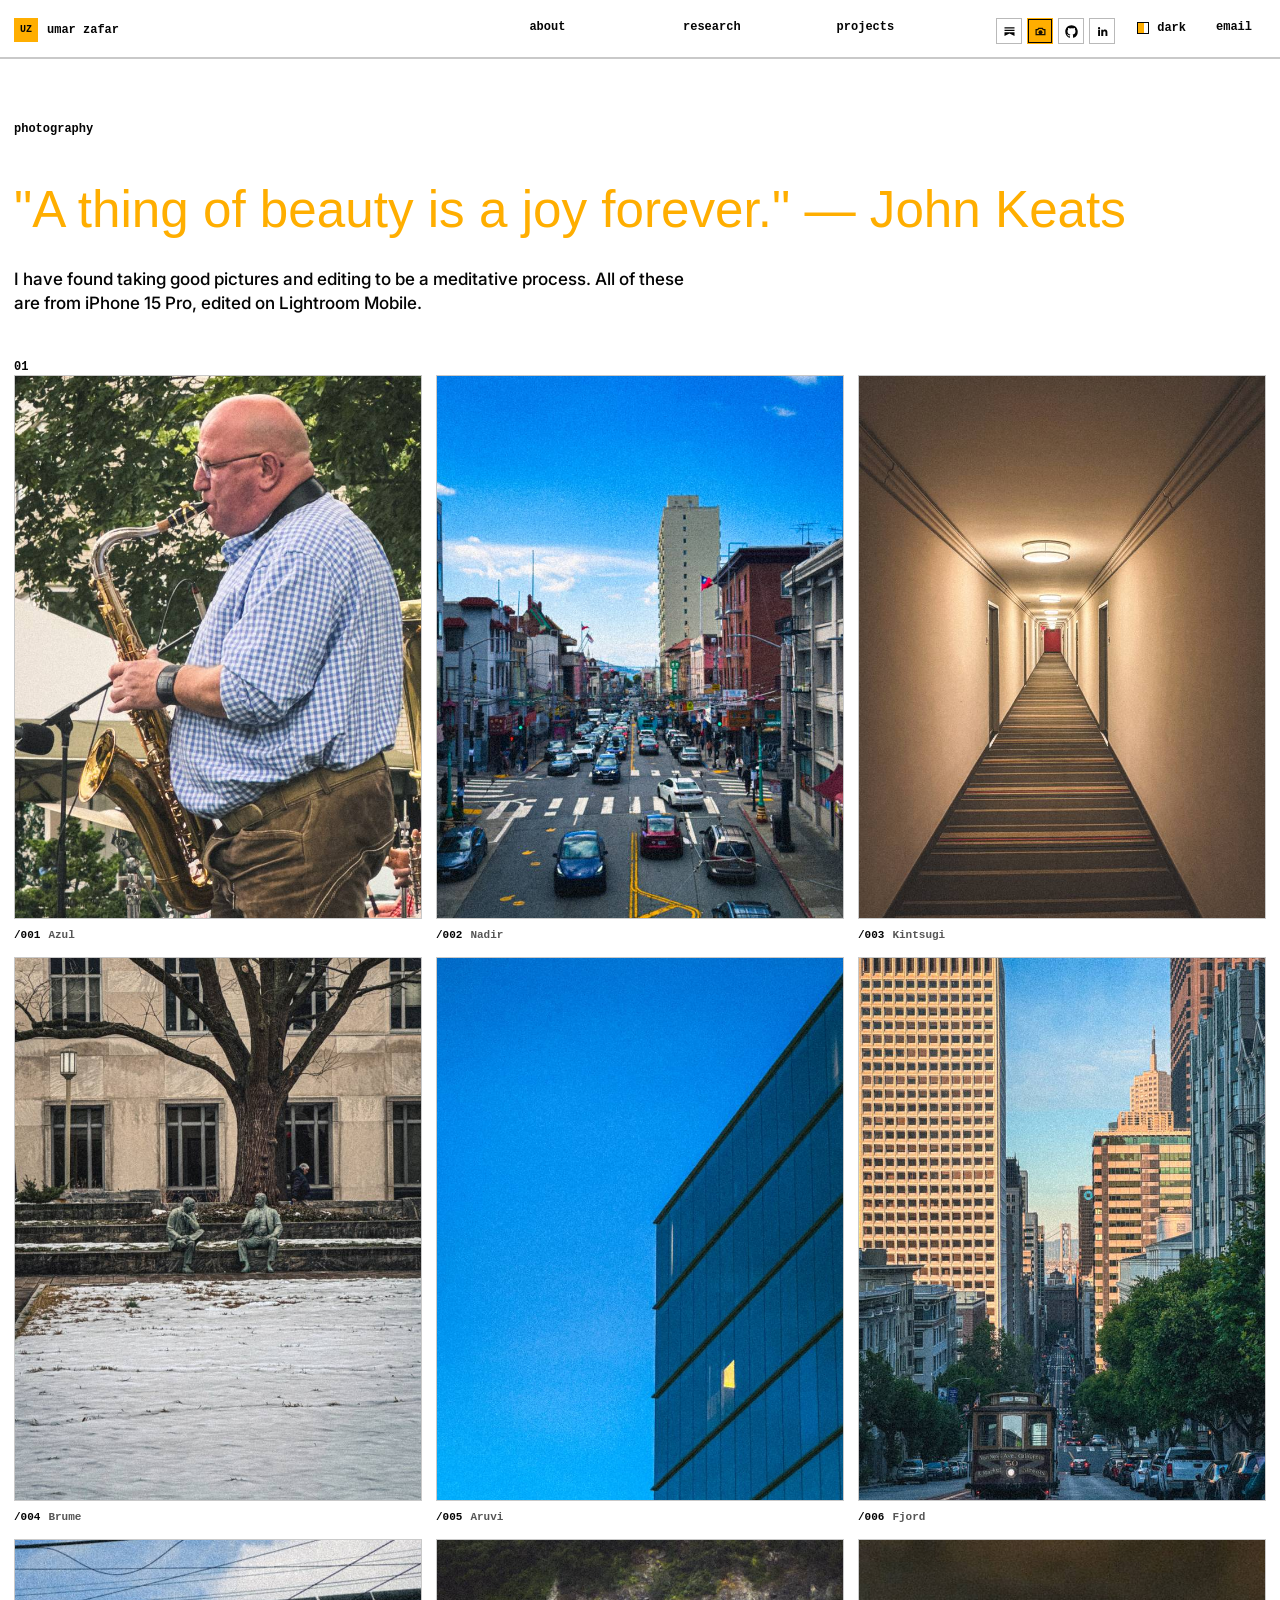
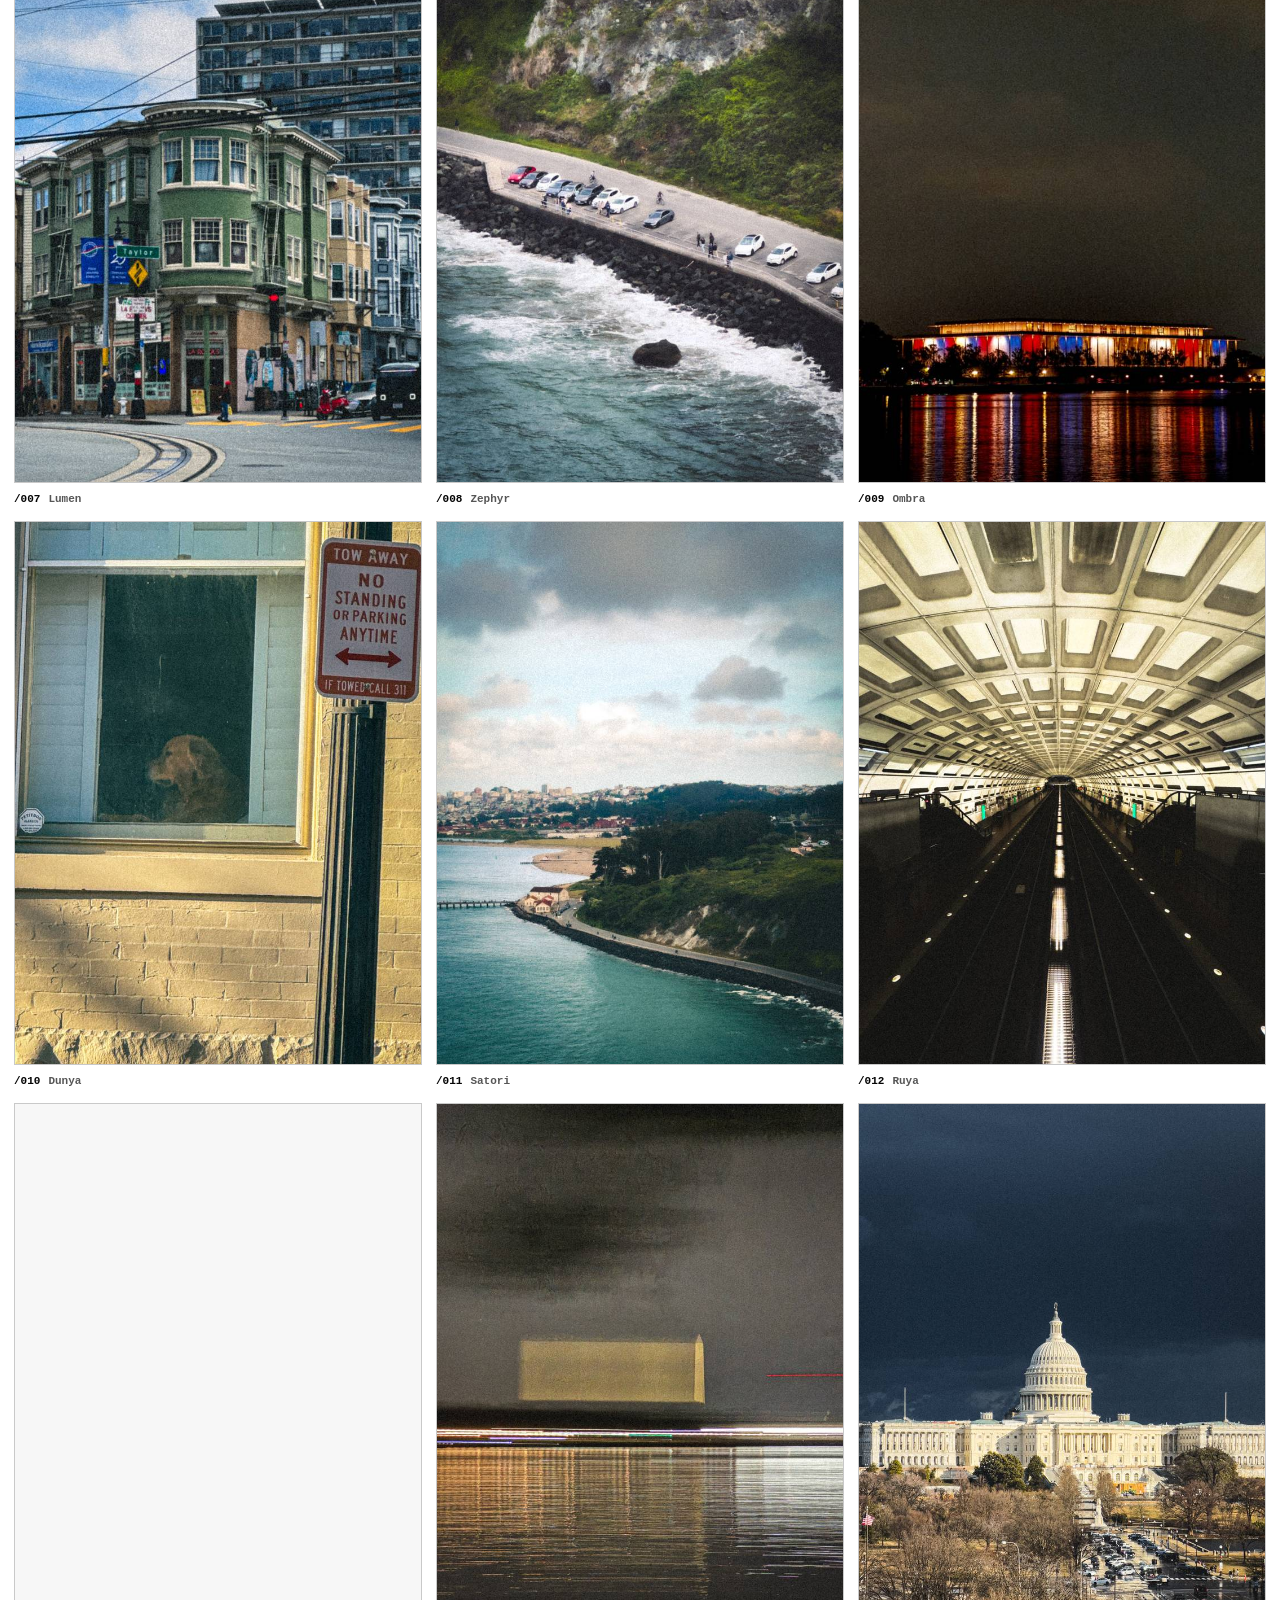
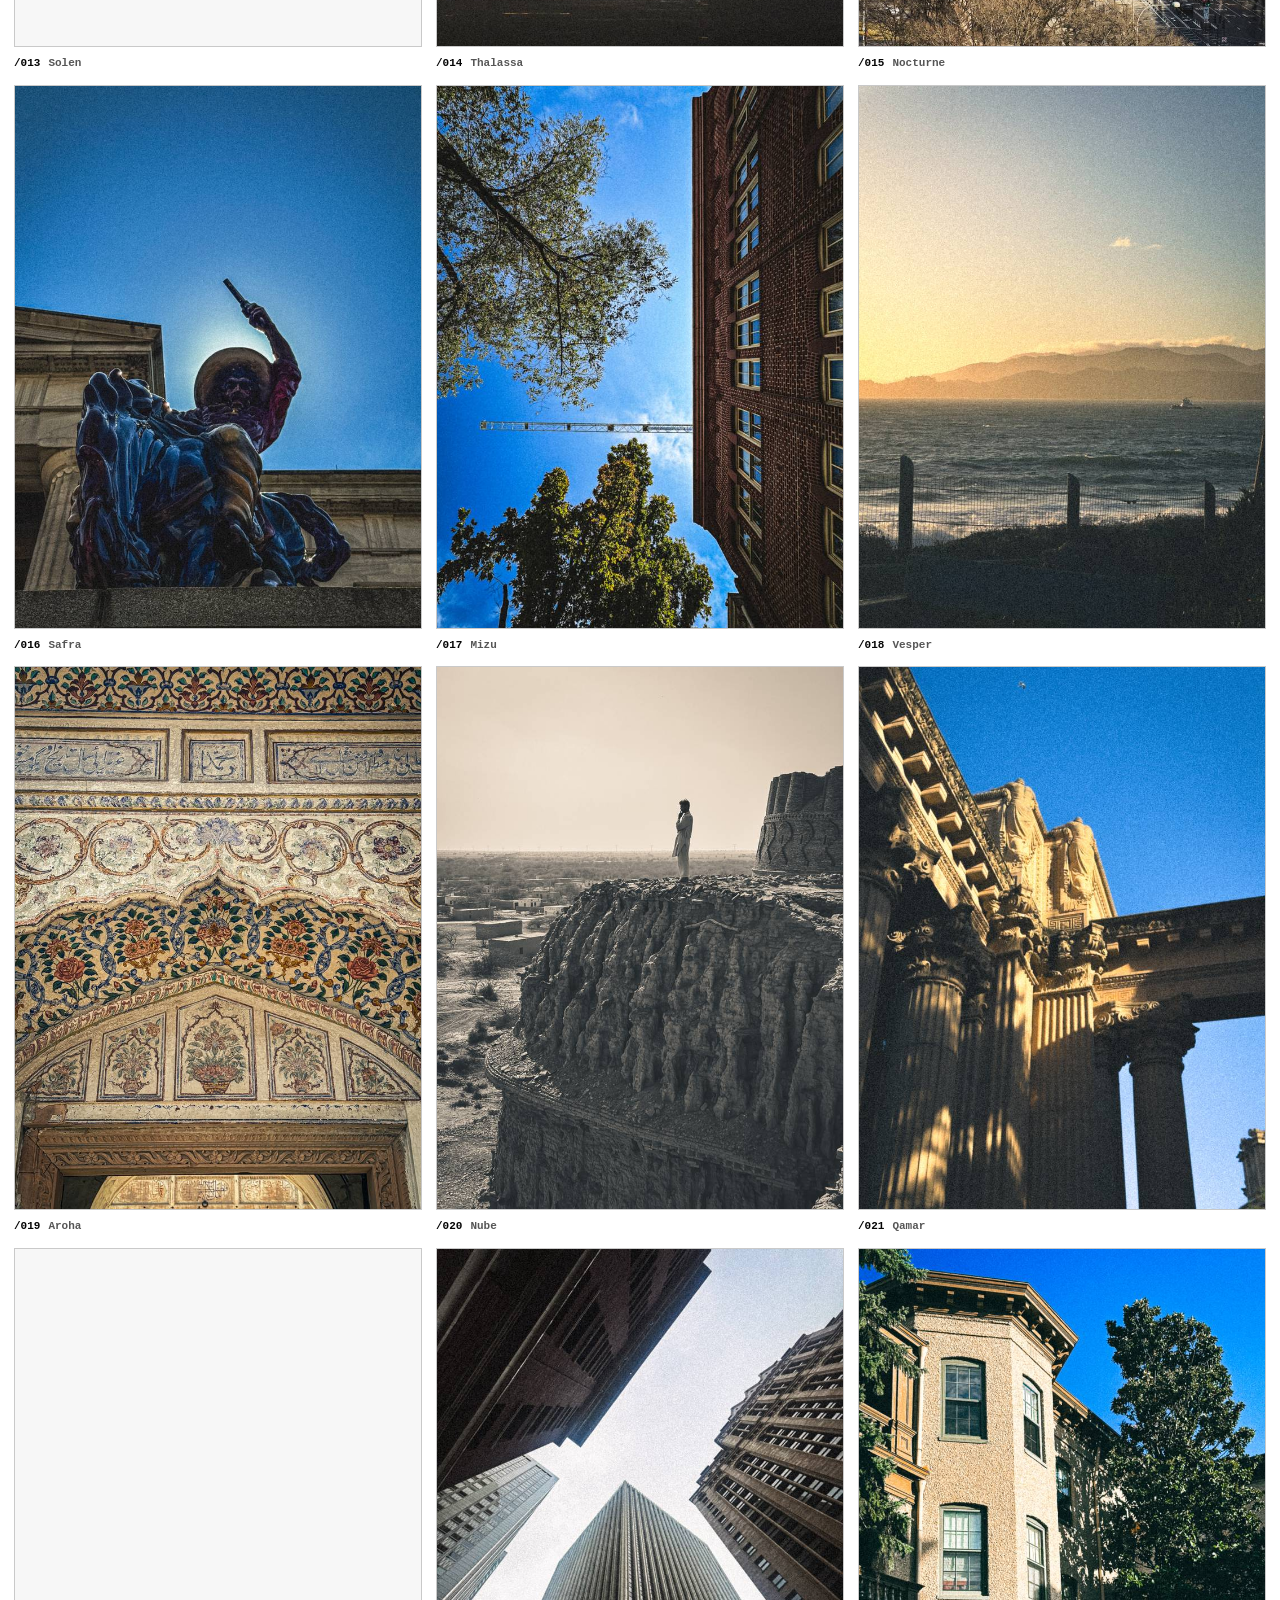
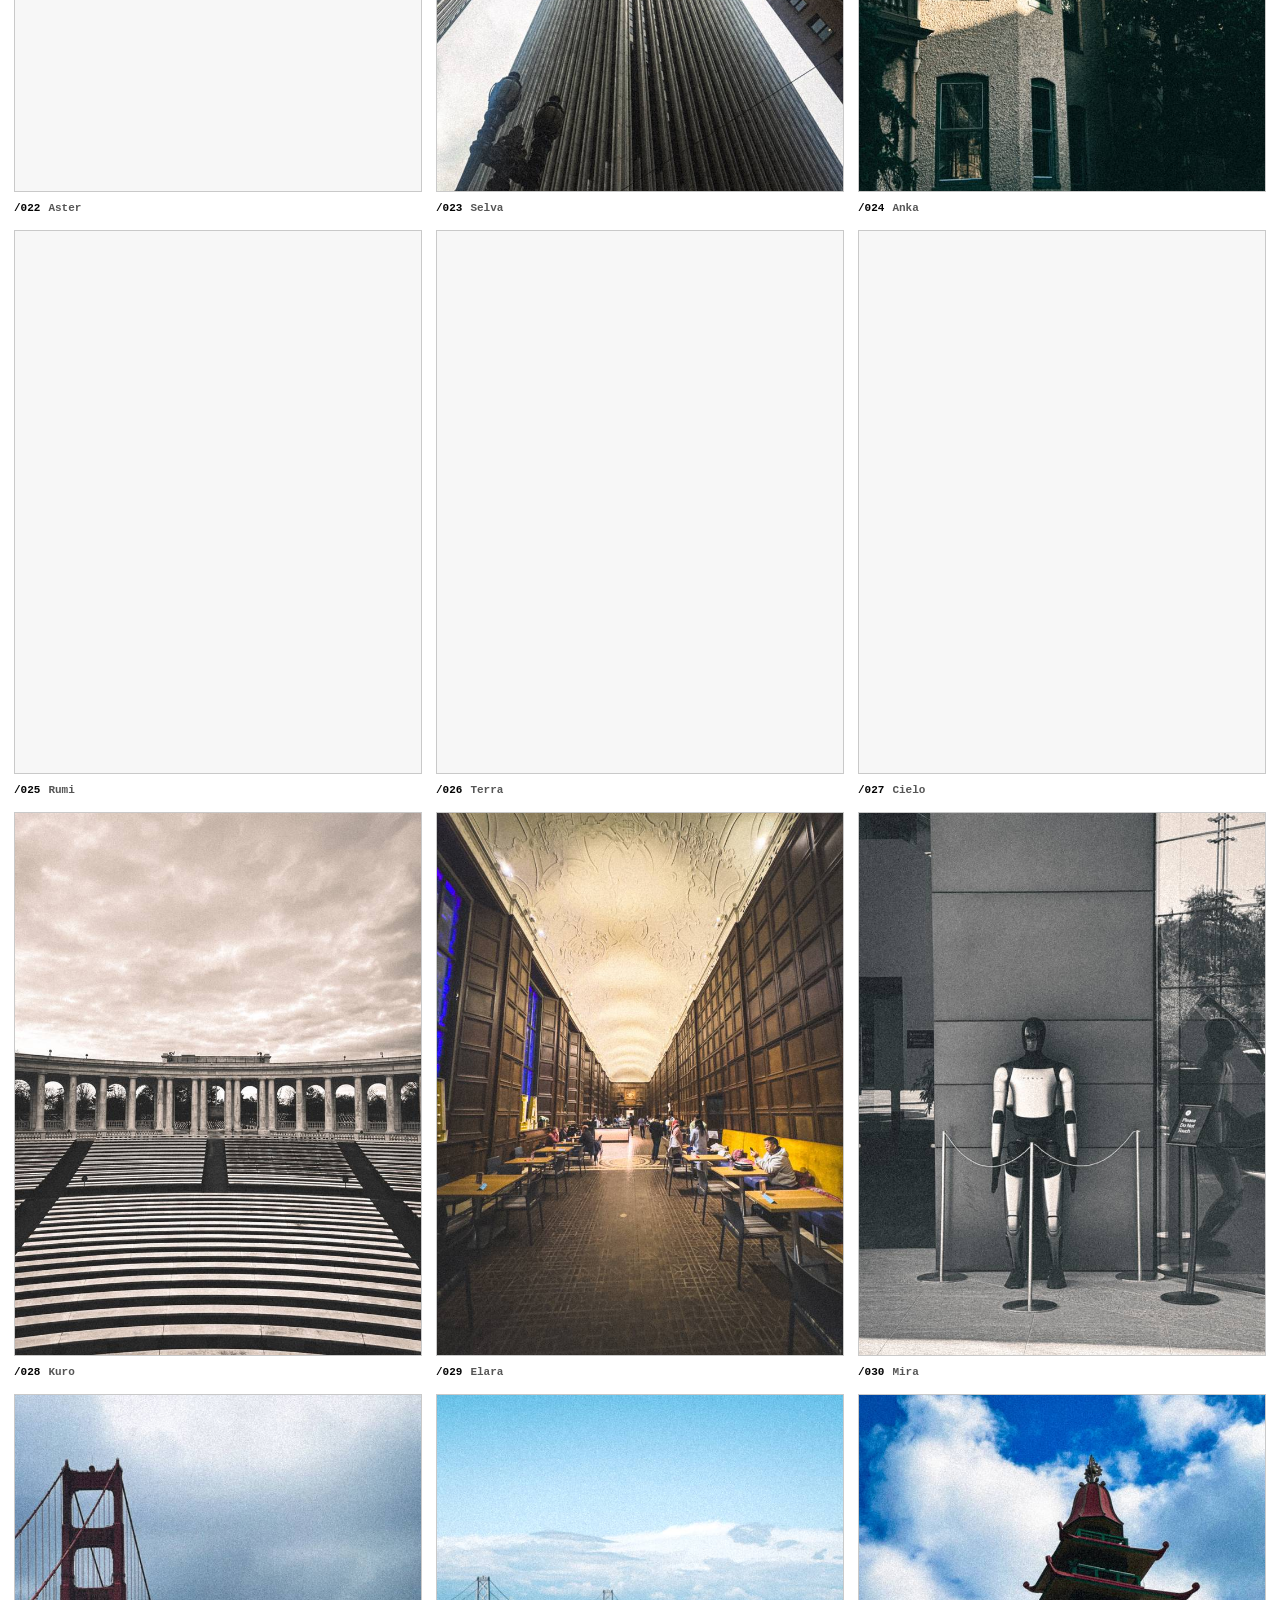
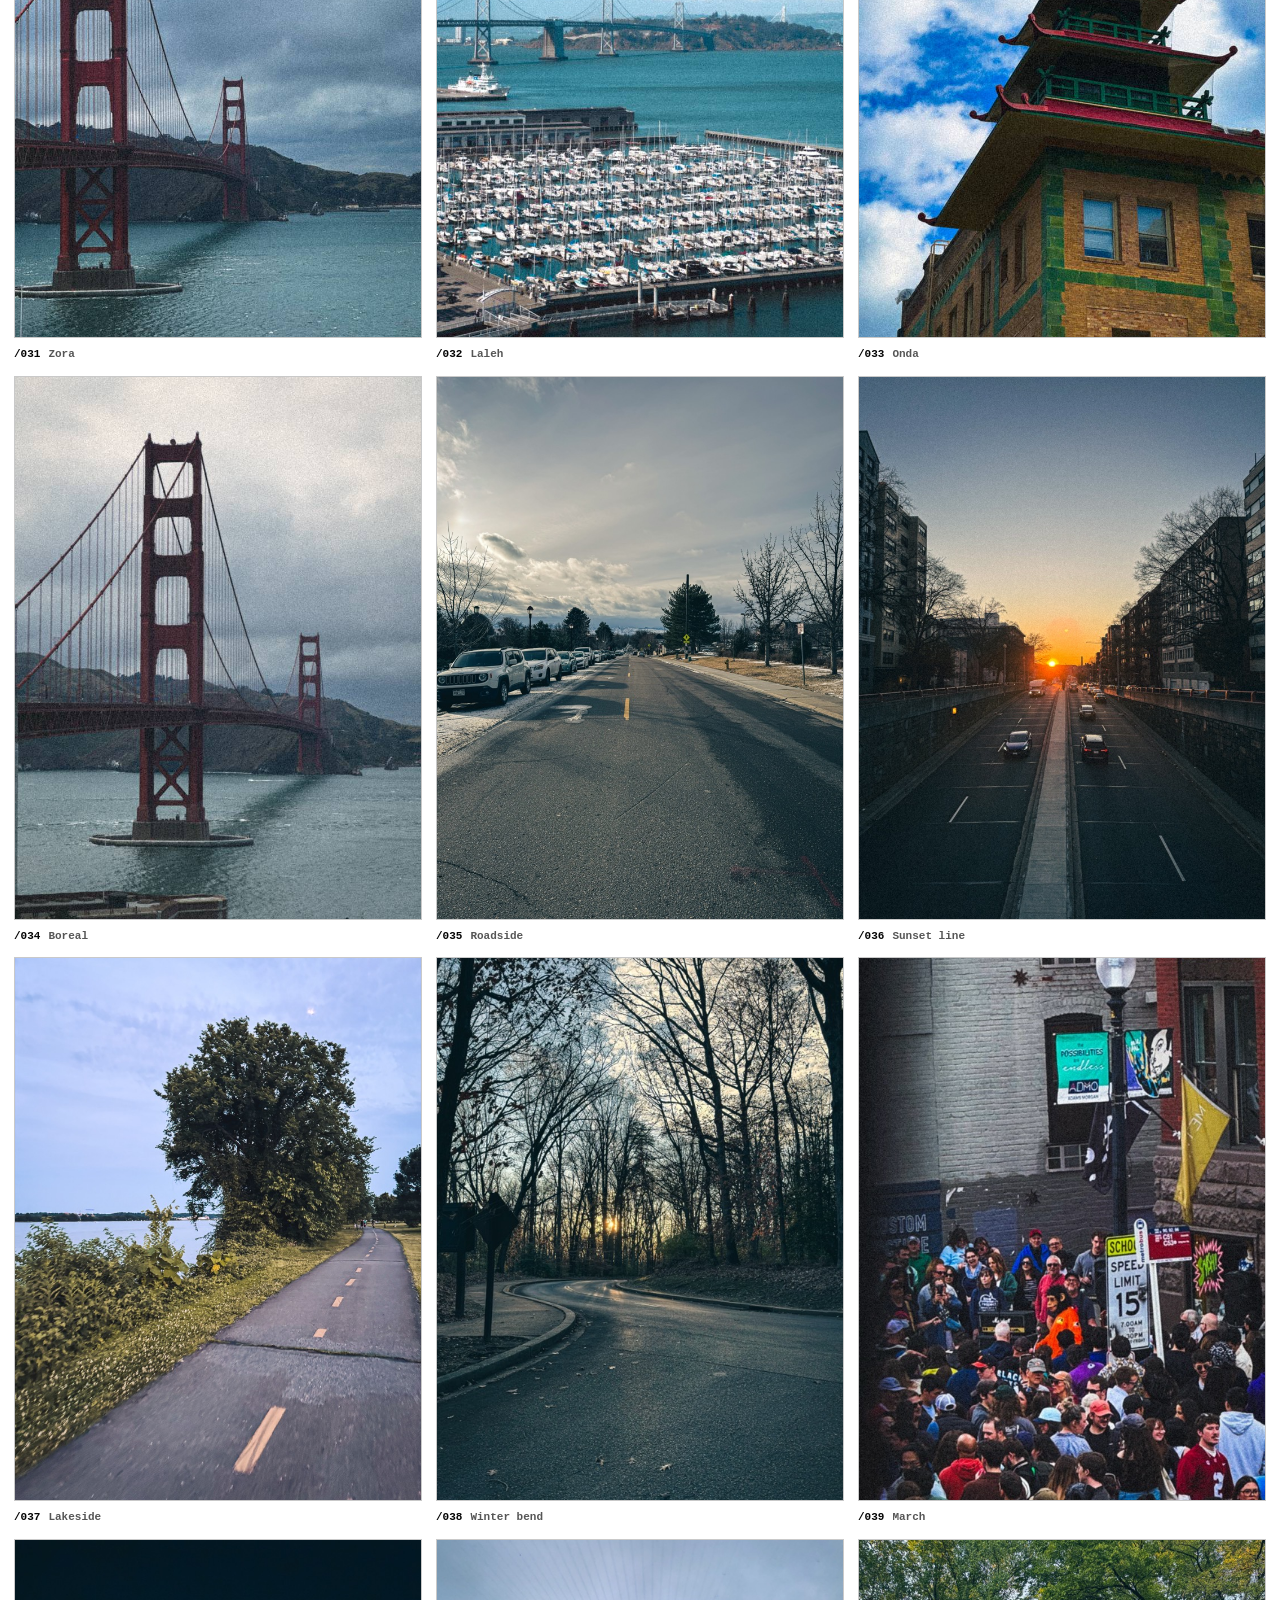
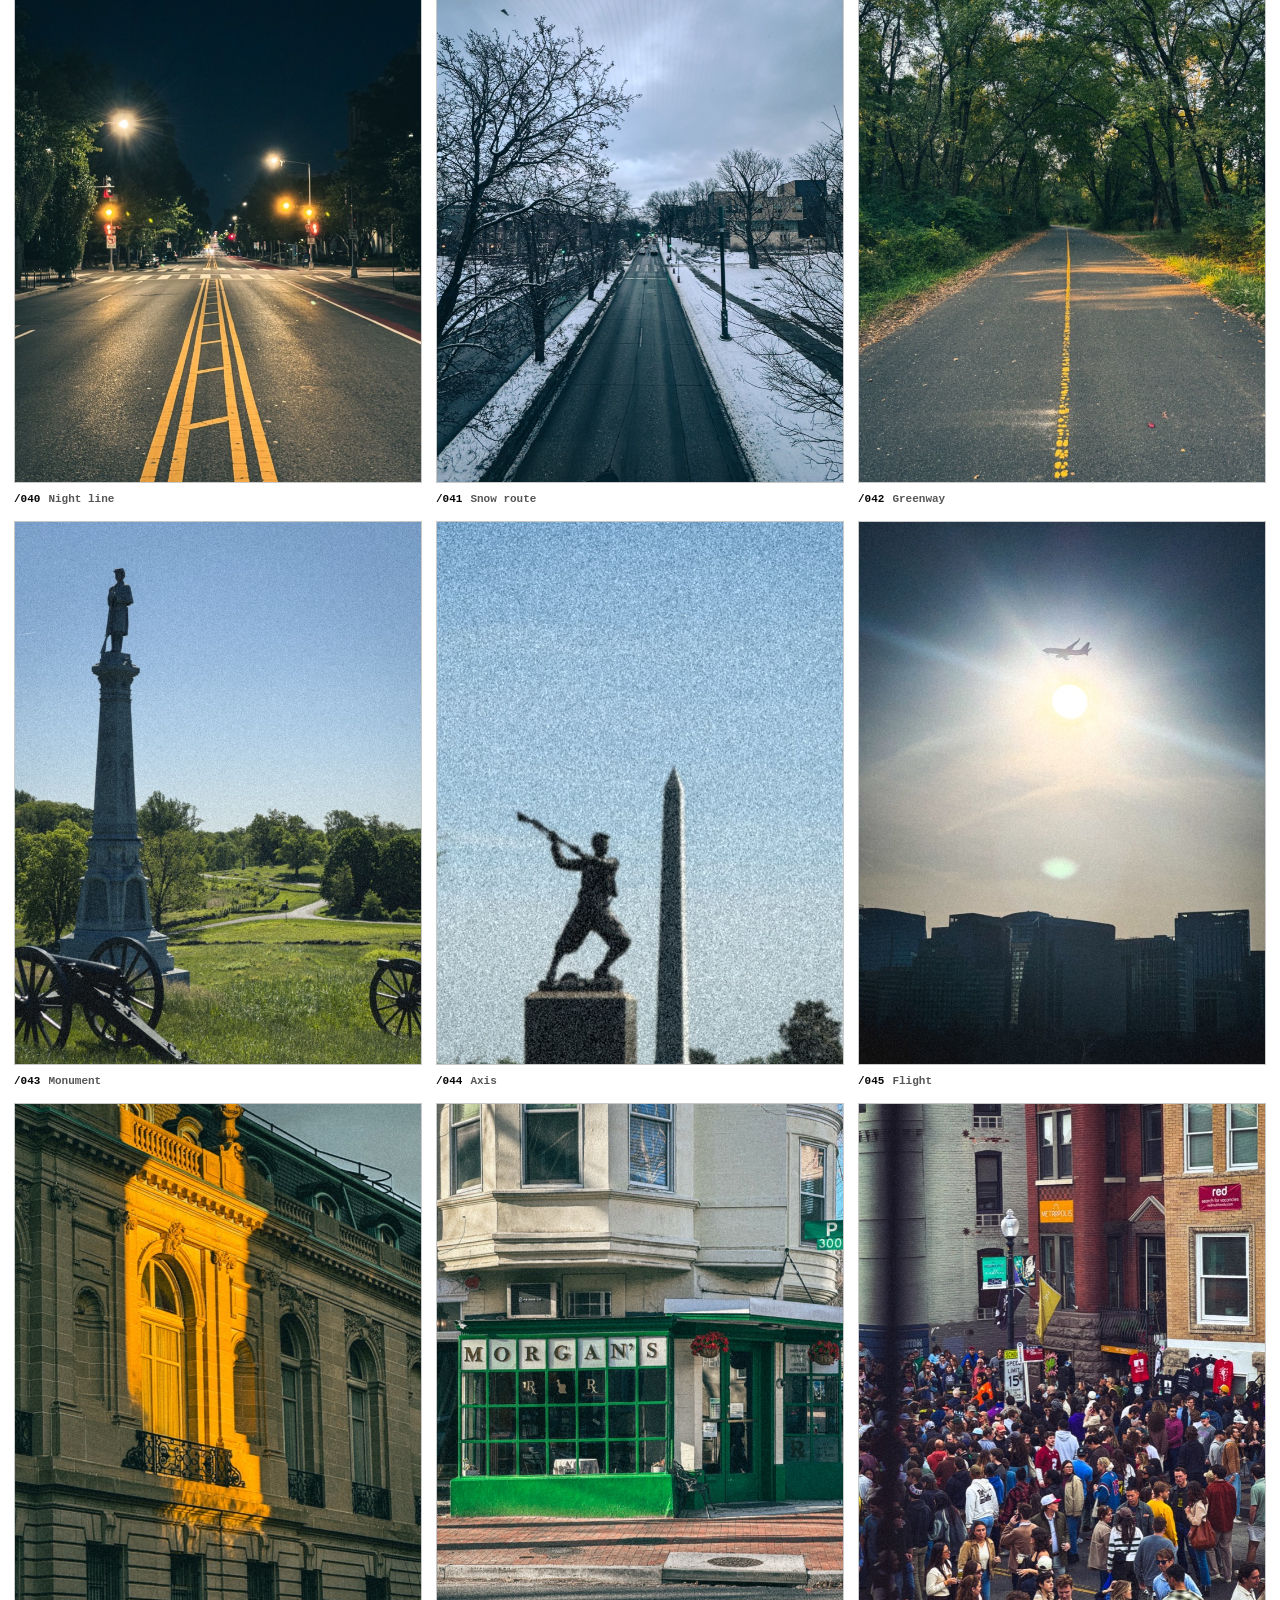
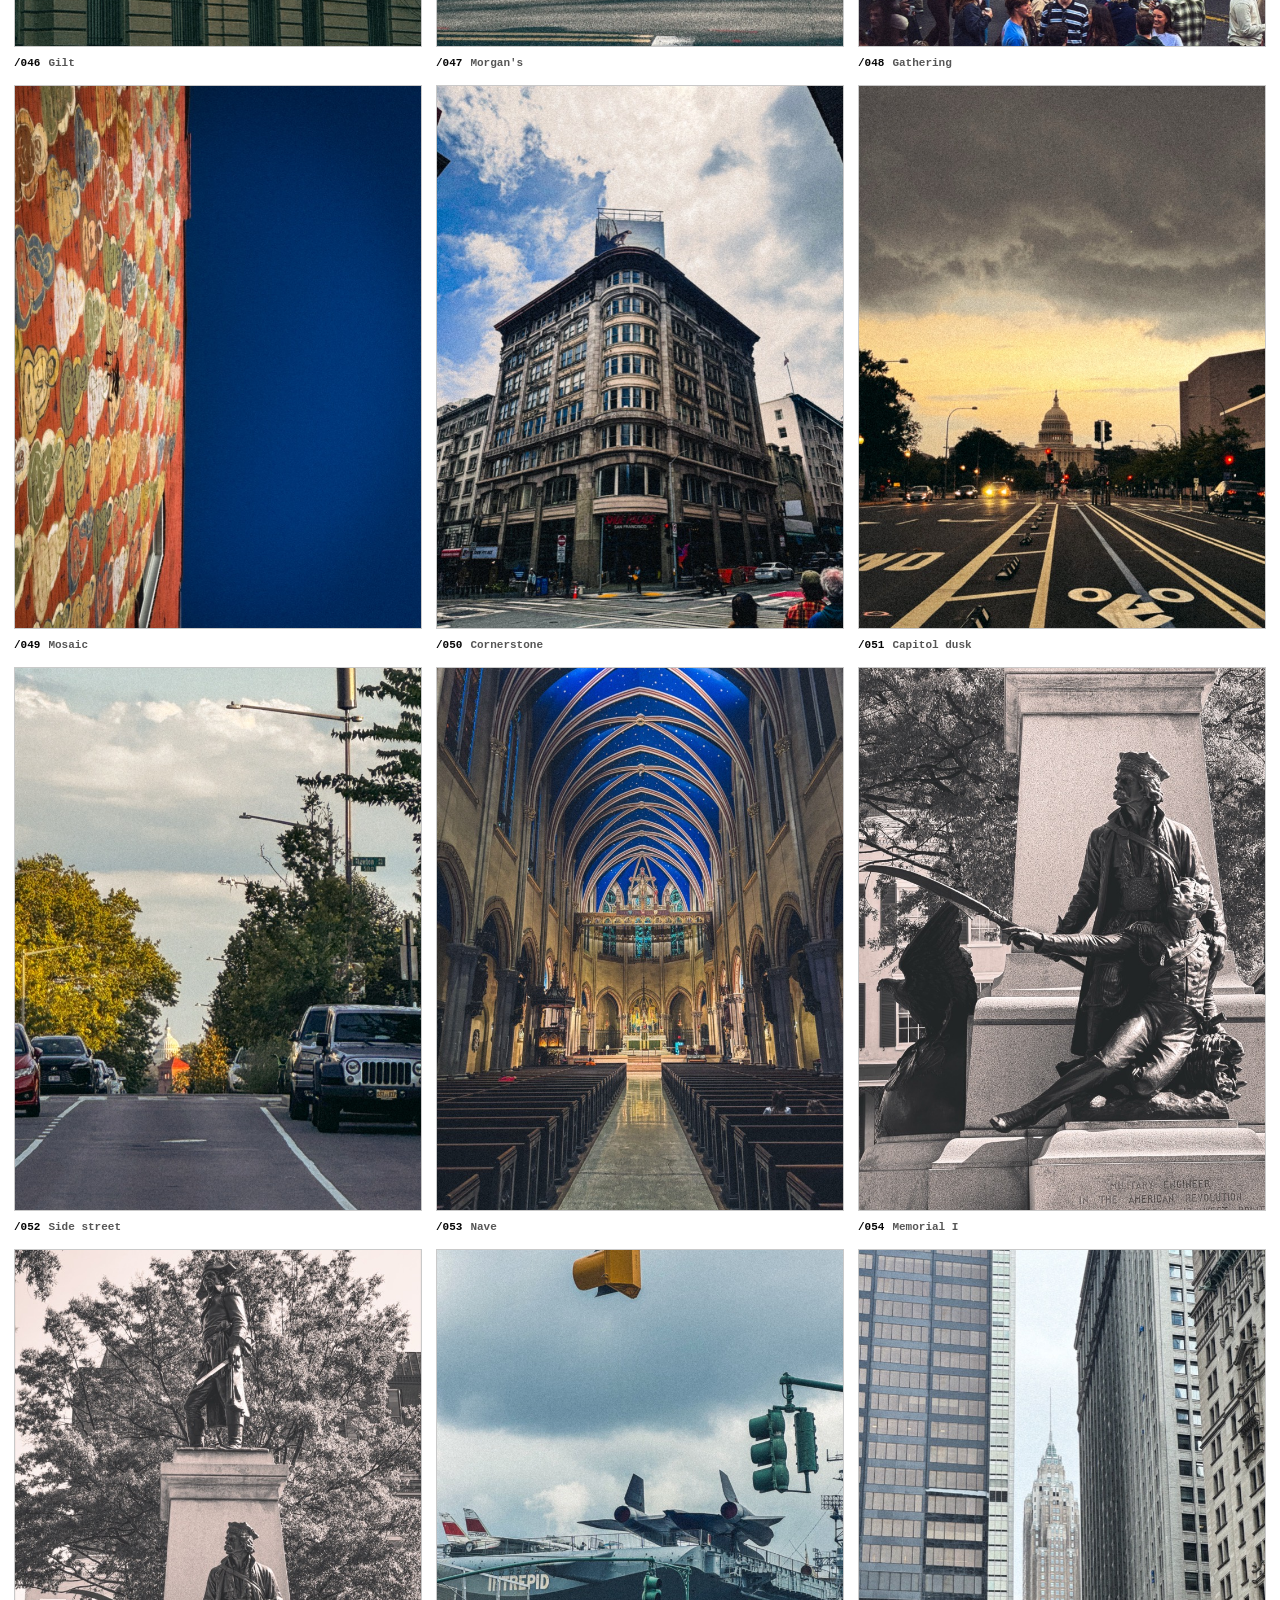
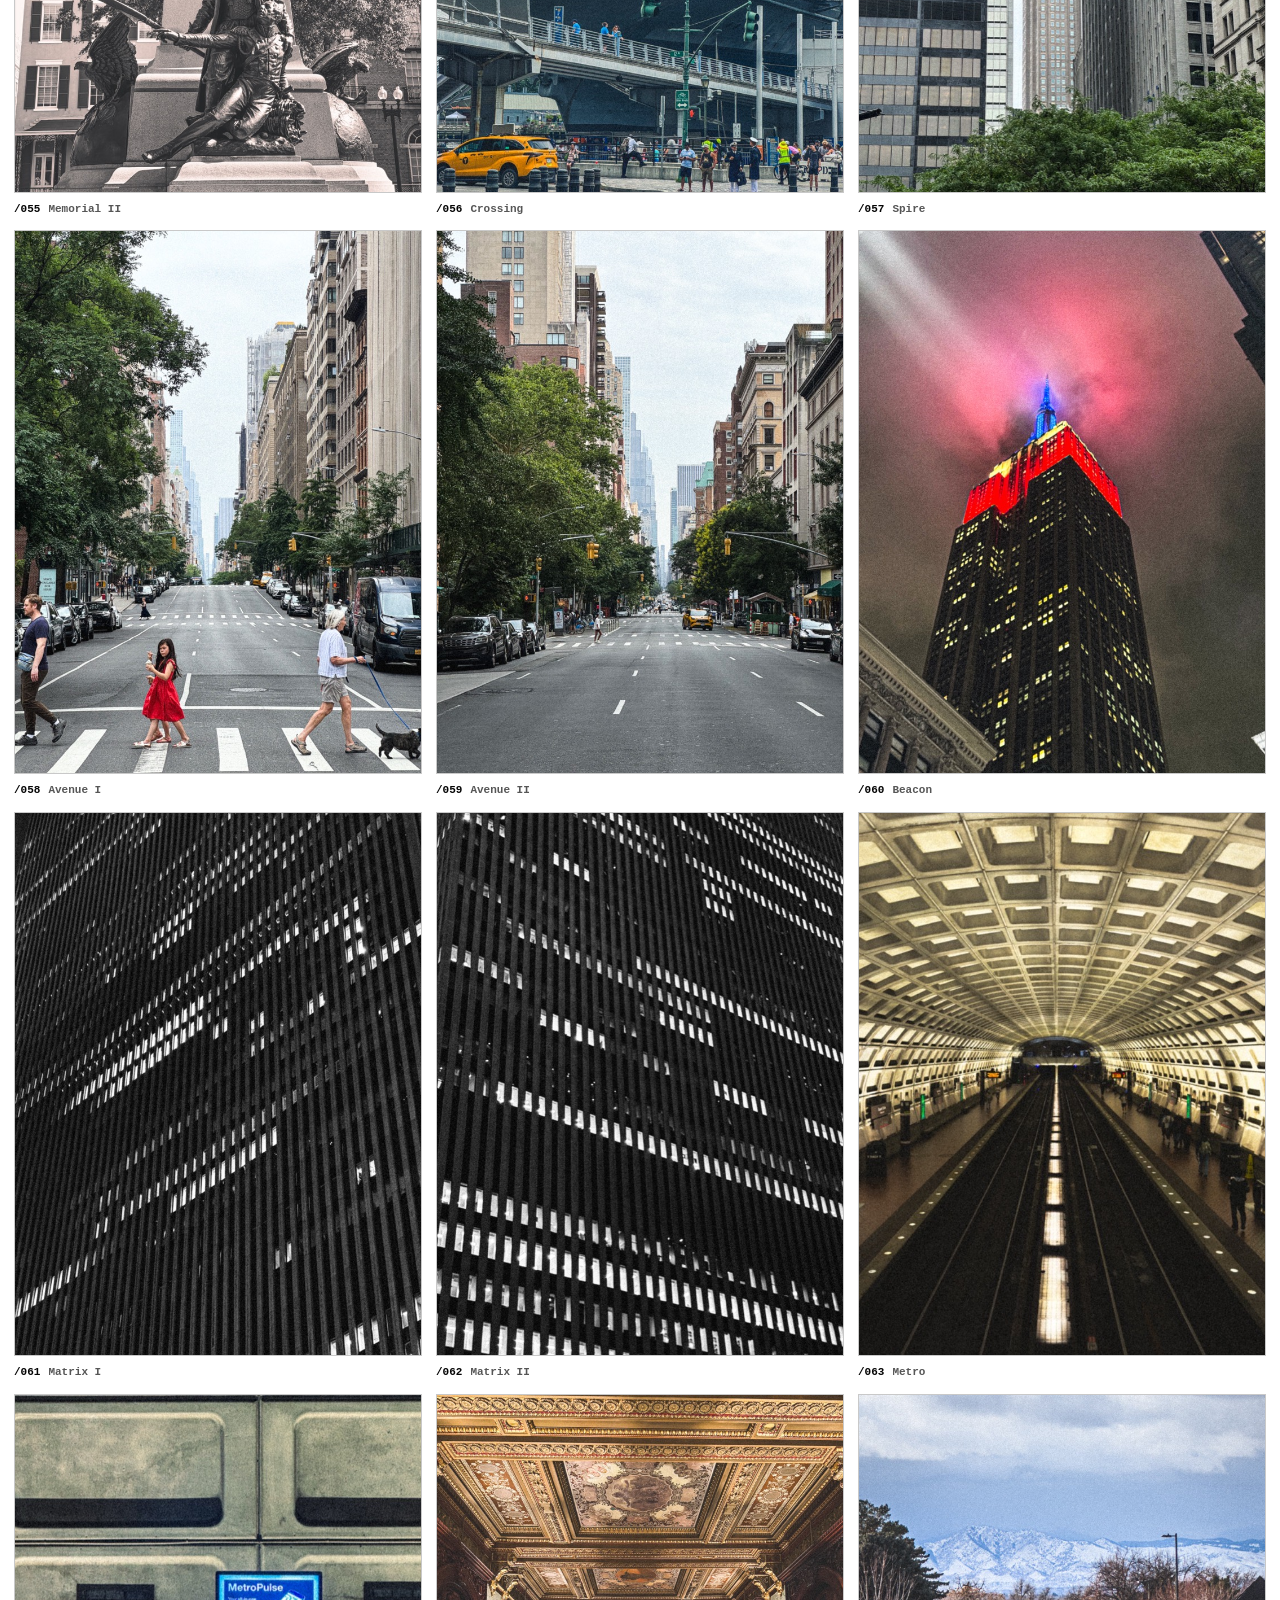
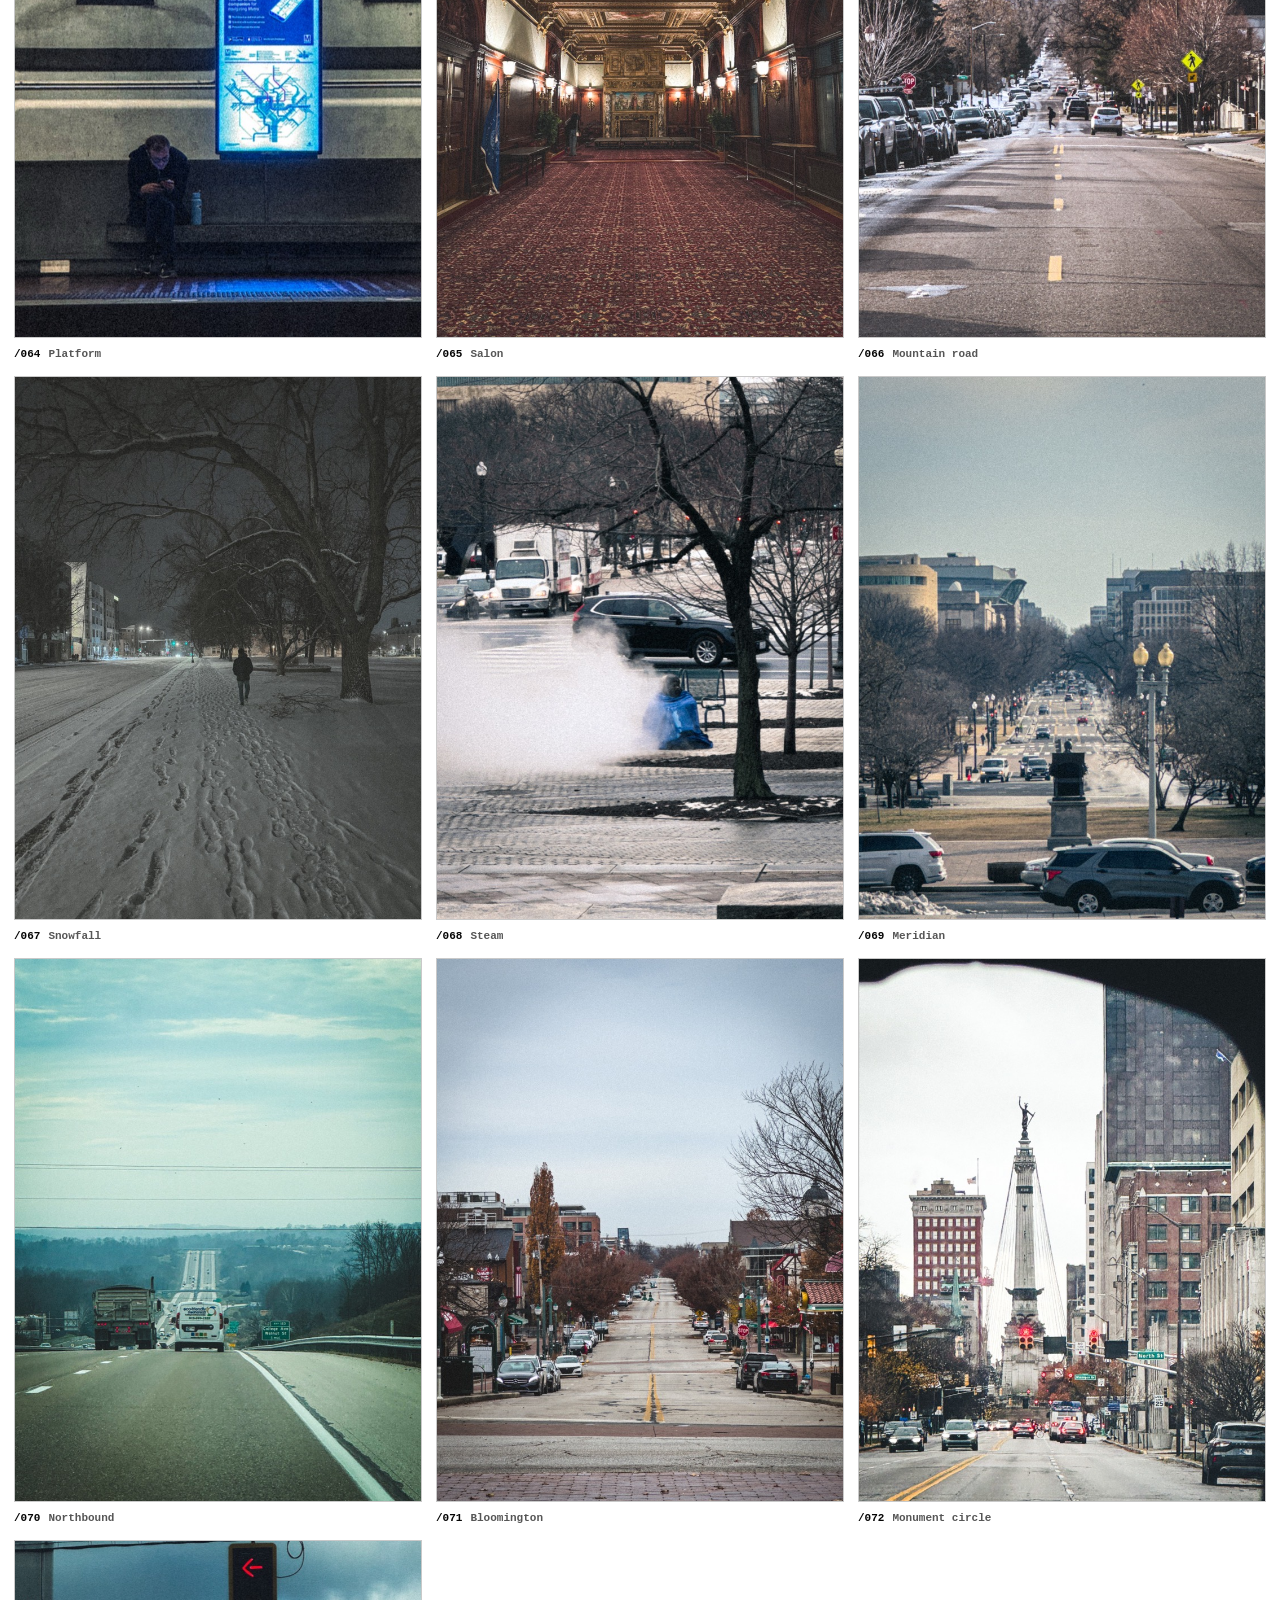
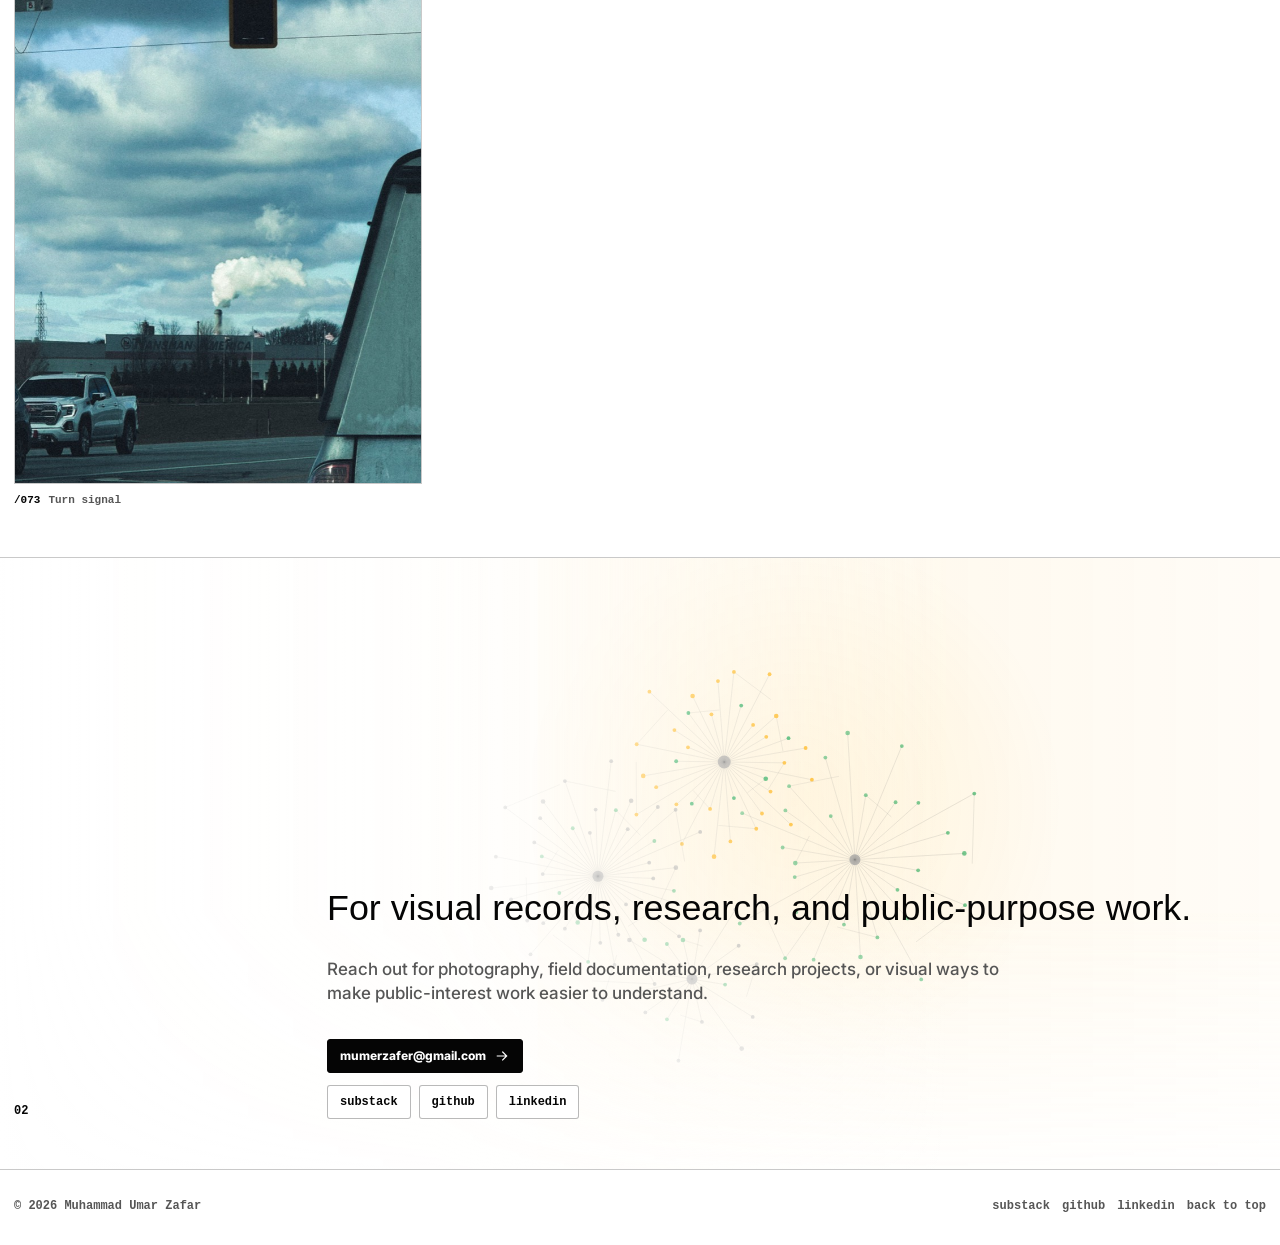
<file: photography.html>
<!doctype html>
<html lang="en">
  <head>
    <meta charset="utf-8">
    <meta name="viewport" content="width=device-width, initial-scale=1">
    <meta
      name="description"
      content="Photography by Muhammad Umar Zafar: city texture, institutional interiors, coastlines, and quiet public-space observations."
    >
    <title>Photography - Muhammad Umar Zafar</title>
    <link rel="icon" href="data:image/svg+xml,%3Csvg xmlns='http://www.w3.org/2000/svg' viewBox='0 0 64 64'%3E%3Crect width='64' height='64' fill='%23ffffff'/%3E%3Cpath d='M12 18v17c0 9 6 14 15 14s15-5 15-14V18h-8v17c0 4-3 7-7 7s-7-3-7-7V18zM46 18h8L41 49h-8z' fill='%23ffae00'/%3E%3C/svg%3E">
    <link rel="preconnect" href="https://fonts.googleapis.com">
    <link rel="preconnect" href="https://fonts.gstatic.com" crossorigin>
    <link href="https://fonts.googleapis.com/css2?family=Inter:ital,opsz,wght@0,14..32,100..900;1,14..32,100..900&display=swap" rel="stylesheet">
    <script src="theme-boot.js?v=20260706"></script>
    <link rel="stylesheet" href="styles.css?v=20260706">
  </head>
  <body>
    <a class="skip-link" href="#main">Skip to main content</a>
    <div class="grid-field" aria-hidden="true"></div>
    <canvas id="signal-canvas" aria-hidden="true"></canvas>
    <div class="column-rules" aria-hidden="true"><span></span><span></span><span></span></div>

    <header class="site-header">
      <a class="brand" href="index.html" aria-label="Muhammad Umar Zafar home">
        <span class="brand-mark" aria-hidden="true">UZ</span>
        <span>umar zafar</span>
      </a>
      <nav class="site-nav" aria-label="Primary navigation">
        <a href="about.html">about</a>
        <div class="nav-menu nav-menu--research">
          <button class="nav-menu__trigger" type="button" aria-haspopup="true" aria-expanded="false">research</button>
          <div class="nav-menu__panel" role="menu" aria-label="Research pages">
            <a role="menuitem" href="work.html">work</a>
            <a role="menuitem" href="writing.html">writing</a>
          </div>
        </div>
        <div class="nav-menu nav-menu--projects">
          <button class="nav-menu__trigger" type="button" aria-haspopup="true" aria-expanded="false">projects</button>
          <div class="nav-menu__panel" role="menu" aria-label="Project pages">
            <a role="menuitem" href="projects.html">overview</a>
            <a role="menuitem" href="daadras.html">Daadras Foundation</a>
            <a role="menuitem" href="davis-project.html">Davis Projects for Peace</a>
            <a role="menuitem" href="think-tank.html">Think Tank / RDL</a>
            <a role="menuitem" href="rock-to-rack.html">Rock to Rack</a>
          </div>
        </div>
      </nav>
      <div class="header-social" aria-label="Social links">
        <a class="header-social-link" href="https://substack.com/@omarzafar" target="_blank" rel="noopener noreferrer" aria-label="Substack">
          <svg aria-hidden="true" viewBox="0 0 24 24">
            <path d="M4 5h16v2H4zM4 9h16v2H4zM4 13h16v6l-8-4-8 4z"></path>
          </svg>
        </a>
        <a class="header-social-link header-social-link--photography" href="photography.html" aria-current="page" aria-label="Photography">
          <svg aria-hidden="true" viewBox="0 0 24 24">
            <path d="M4 8h3l1.6-2h6.8L17 8h3v10H4zM6 10v6h12v-6h-2.1l-1.6-2H9.7L8.1 10z"></path>
            <circle cx="12" cy="13" r="3.2"></circle>
          </svg>
        </a>
        <a class="header-social-link" href="https://github.com/Omarzaf" target="_blank" rel="noopener noreferrer" aria-label="GitHub">
          <svg aria-hidden="true" viewBox="0 0 24 24">
            <path d="M12 2C6.48 2 2 6.58 2 12.24c0 4.52 2.86 8.35 6.83 9.71.5.09.68-.22.68-.49v-1.9c-2.78.62-3.37-1.22-3.37-1.22-.45-1.18-1.11-1.49-1.11-1.49-.91-.64.07-.63.07-.63 1 .07 1.53 1.06 1.53 1.06.9 1.56 2.35 1.11 2.92.85.09-.66.35-1.11.64-1.37-2.22-.26-4.55-1.14-4.55-5.06 0-1.12.39-2.03 1.03-2.75-.1-.26-.45-1.3.1-2.71 0 0 .84-.28 2.75 1.05A9.26 9.26 0 0 1 12 6.95c.85 0 1.7.12 2.5.35 1.9-1.33 2.74-1.05 2.74-1.05.55 1.41.2 2.45.1 2.71.64.72 1.03 1.63 1.03 2.75 0 3.93-2.34 4.8-4.57 5.05.36.32.68.94.68 1.9v2.8c0 .27.18.59.69.49A10.13 10.13 0 0 0 22 12.24C22 6.58 17.52 2 12 2z"></path>
          </svg>
        </a>
        <a class="header-social-link" href="https://www.linkedin.com/in/umarzafar1" target="_blank" rel="noopener noreferrer" aria-label="LinkedIn">
          <svg aria-hidden="true" viewBox="0 0 24 24">
            <path d="M5 9h3v10H5zM6.5 4.8a1.8 1.8 0 1 1 0 3.6 1.8 1.8 0 0 1 0-3.6zM10 9h2.9v1.4h.1c.4-.8 1.4-1.7 3-1.7 3.2 0 3.8 2.1 3.8 4.9V19h-3v-4.8c0-1.2 0-2.7-1.7-2.7s-1.9 1.3-1.9 2.6V19H10z"></path>
          </svg>
        </a>
      </div>
      <button class="theme-toggle" type="button" data-theme-toggle aria-label="Switch to dark mode" aria-pressed="false">
        <span class="theme-toggle-icon" aria-hidden="true"></span>
        <span data-theme-label>dark</span>
      </button>
      <a class="header-action" href="mailto:mumerzafer@gmail.com">email</a>
    </header>

    <main id="main">
      <section class="page-hero photography-hero" aria-labelledby="photo-title">
        <div class="page-hero-copy reveal">
          <p class="section-number">photography</p>
          <h1 id="photo-title" class="page-title">"A thing of beauty is a joy forever." — John Keats</h1>
          <p class="page-body">
            I have found taking good pictures and editing to be a meditative process. All of these are from iPhone 15 Pro, edited on Lightroom Mobile.
          </p>
        </div>
      </section>

      <section class="panel-section photo-section" aria-label="Photography gallery">
        <p class="section-number section-kicker reveal">01</p>
        <div class="photo-grid" data-photo-gallery aria-label="Photography gallery">
          <figure class="photo-card reveal">
            <button class="photo-card__button" type="button" data-photo-trigger data-full="photos/full/img-5193.jpg" data-full-width="1500" data-full-height="2000" data-caption="/001 / Azul" aria-label="Open photograph /001: Azul">
              <img src="photos/thumb/img-5193.jpg" alt="/001 Azul" width="720" height="960" loading="eager" decoding="async" fetchpriority="high">
            </button>
            <figcaption class="photo-card__meta"><span>/001</span>Azul</figcaption>
          </figure>
          <figure class="photo-card reveal">
            <button class="photo-card__button" type="button" data-photo-trigger data-full="photos/full/img-5024.jpg" data-full-width="1500" data-full-height="2000" data-caption="/002 / Nadir" aria-label="Open photograph /002: Nadir">
              <img src="photos/thumb/img-5024.jpg" alt="/002 Nadir" width="720" height="960" loading="eager" decoding="async">
            </button>
            <figcaption class="photo-card__meta"><span>/002</span>Nadir</figcaption>
          </figure>
          <figure class="photo-card reveal">
            <button class="photo-card__button" type="button" data-photo-trigger data-full="photos/full/img-7627.jpg" data-full-width="1500" data-full-height="2000" data-caption="/003 / Kintsugi" aria-label="Open photograph /003: Kintsugi">
              <img src="photos/thumb/img-7627.jpg" alt="/003 Kintsugi" width="720" height="960" loading="lazy" decoding="async">
            </button>
            <figcaption class="photo-card__meta"><span>/003</span>Kintsugi</figcaption>
          </figure>
          <figure class="photo-card reveal">
            <button class="photo-card__button" type="button" data-photo-trigger data-full="photos/full/img-8868.jpg" data-full-width="1500" data-full-height="2000" data-caption="/004 / Brume" aria-label="Open photograph /004: Brume">
              <img src="photos/thumb/img-8868.jpg" alt="/004 Brume" width="720" height="960" loading="lazy" decoding="async">
            </button>
            <figcaption class="photo-card__meta"><span>/004</span>Brume</figcaption>
          </figure>
          <figure class="photo-card reveal">
            <button class="photo-card__button" type="button" data-photo-trigger data-full="photos/full/img-2799.jpg" data-full-width="1500" data-full-height="2000" data-caption="/005 / Aruvi" aria-label="Open photograph /005: Aruvi">
              <img src="photos/thumb/img-2799.jpg" alt="/005 Aruvi" width="720" height="960" loading="lazy" decoding="async">
            </button>
            <figcaption class="photo-card__meta"><span>/005</span>Aruvi</figcaption>
          </figure>
          <figure class="photo-card reveal">
            <button class="photo-card__button" type="button" data-photo-trigger data-full="photos/full/img-5034.jpg" data-full-width="1500" data-full-height="2000" data-caption="/006 / Fjord" aria-label="Open photograph /006: Fjord">
              <img src="photos/thumb/img-5034.jpg" alt="/006 Fjord" width="720" height="960" loading="lazy" decoding="async">
            </button>
            <figcaption class="photo-card__meta"><span>/006</span>Fjord</figcaption>
          </figure>
          <figure class="photo-card reveal">
            <button class="photo-card__button" type="button" data-photo-trigger data-full="photos/full/img-4239.jpg" data-full-width="2000" data-full-height="1902" data-caption="/007 / Lumen" aria-label="Open photograph /007: Lumen">
              <img src="photos/thumb/img-4239.jpg" alt="/007 Lumen" width="960" height="913" loading="lazy" decoding="async">
            </button>
            <figcaption class="photo-card__meta"><span>/007</span>Lumen</figcaption>
          </figure>
          <figure class="photo-card reveal">
            <button class="photo-card__button" type="button" data-photo-trigger data-full="photos/full/img-4371.jpg" data-full-width="1500" data-full-height="2000" data-caption="/008 / Zephyr" aria-label="Open photograph /008: Zephyr">
              <img src="photos/thumb/img-4371.jpg" alt="/008 Zephyr" width="720" height="960" loading="lazy" decoding="async">
            </button>
            <figcaption class="photo-card__meta"><span>/008</span>Zephyr</figcaption>
          </figure>
          <figure class="photo-card reveal">
            <button class="photo-card__button" type="button" data-photo-trigger data-full="photos/full/img-4397.jpg" data-full-width="1249" data-full-height="2000" data-caption="/009 / Ombra" aria-label="Open photograph /009: Ombra">
              <img src="photos/thumb/img-4397.jpg" alt="/009 Ombra" width="600" height="960" loading="lazy" decoding="async">
            </button>
            <figcaption class="photo-card__meta"><span>/009</span>Ombra</figcaption>
          </figure>
          <figure class="photo-card reveal">
            <button class="photo-card__button" type="button" data-photo-trigger data-full="photos/full/img-2918.jpg" data-full-width="1500" data-full-height="2000" data-caption="/010 / Dunya" aria-label="Open photograph /010: Dunya">
              <img src="photos/thumb/img-2918.jpg" alt="/010 Dunya" width="720" height="960" loading="lazy" decoding="async">
            </button>
            <figcaption class="photo-card__meta"><span>/010</span>Dunya</figcaption>
          </figure>
          <figure class="photo-card reveal">
            <button class="photo-card__button" type="button" data-photo-trigger data-full="photos/full/img-4363.jpg" data-full-width="1500" data-full-height="2000" data-caption="/011 / Satori" aria-label="Open photograph /011: Satori">
              <img src="photos/thumb/img-4363.jpg" alt="/011 Satori" width="720" height="960" loading="lazy" decoding="async">
            </button>
            <figcaption class="photo-card__meta"><span>/011</span>Satori</figcaption>
          </figure>
          <figure class="photo-card reveal">
            <button class="photo-card__button" type="button" data-photo-trigger data-full="photos/full/img-6212.jpg" data-full-width="1500" data-full-height="2000" data-caption="/012 / Ruya" aria-label="Open photograph /012: Ruya">
              <img src="photos/thumb/img-6212.jpg" alt="/012 Ruya" width="720" height="960" loading="lazy" decoding="async">
            </button>
            <figcaption class="photo-card__meta"><span>/012</span>Ruya</figcaption>
          </figure>
          <figure class="photo-card reveal">
            <button class="photo-card__button" type="button" data-photo-trigger data-full="photos/full/img-5901.jpg" data-full-width="1562" data-full-height="2000" data-caption="/013 / Solen" aria-label="Open photograph /013: Solen">
              <img src="photos/thumb/img-5901.jpg" alt="/013 Solen" width="750" height="960" loading="lazy" decoding="async">
            </button>
            <figcaption class="photo-card__meta"><span>/013</span>Solen</figcaption>
          </figure>
          <figure class="photo-card reveal">
            <button class="photo-card__button" type="button" data-photo-trigger data-full="photos/full/img-3235.jpg" data-full-width="1500" data-full-height="2000" data-caption="/014 / Thalassa" aria-label="Open photograph /014: Thalassa">
              <img src="photos/thumb/img-3235.jpg" alt="/014 Thalassa" width="720" height="960" loading="lazy" decoding="async">
            </button>
            <figcaption class="photo-card__meta"><span>/014</span>Thalassa</figcaption>
          </figure>
          <figure class="photo-card reveal">
            <button class="photo-card__button" type="button" data-photo-trigger data-full="photos/full/img-8943.jpg" data-full-width="1500" data-full-height="2000" data-caption="/015 / Nocturne" aria-label="Open photograph /015: Nocturne">
              <img src="photos/thumb/img-8943.jpg" alt="/015 Nocturne" width="720" height="960" loading="lazy" decoding="async">
            </button>
            <figcaption class="photo-card__meta"><span>/015</span>Nocturne</figcaption>
          </figure>
          <figure class="photo-card reveal">
            <button class="photo-card__button" type="button" data-photo-trigger data-full="photos/full/img-5903.jpg" data-full-width="1688" data-full-height="2000" data-caption="/016 / Safra" aria-label="Open photograph /016: Safra">
              <img src="photos/thumb/img-5903.jpg" alt="/016 Safra" width="810" height="960" loading="lazy" decoding="async">
            </button>
            <figcaption class="photo-card__meta"><span>/016</span>Safra</figcaption>
          </figure>
          <figure class="photo-card reveal">
            <button class="photo-card__button" type="button" data-photo-trigger data-full="photos/full/img-5916.jpg" data-full-width="1370" data-full-height="2000" data-caption="/017 / Mizu" aria-label="Open photograph /017: Mizu">
              <img src="photos/thumb/img-5916.jpg" alt="/017 Mizu" width="657" height="960" loading="lazy" decoding="async">
            </button>
            <figcaption class="photo-card__meta"><span>/017</span>Mizu</figcaption>
          </figure>
          <figure class="photo-card reveal">
            <button class="photo-card__button" type="button" data-photo-trigger data-full="photos/full/img-4771.jpg" data-full-width="1500" data-full-height="2000" data-caption="/018 / Vesper" aria-label="Open photograph /018: Vesper">
              <img src="photos/thumb/img-4771.jpg" alt="/018 Vesper" width="720" height="960" loading="lazy" decoding="async">
            </button>
            <figcaption class="photo-card__meta"><span>/018</span>Vesper</figcaption>
          </figure>
          <figure class="photo-card reveal">
            <button class="photo-card__button" type="button" data-photo-trigger data-full="photos/full/img-0269.jpg" data-full-width="1500" data-full-height="2000" data-caption="/019 / Aroha" aria-label="Open photograph /019: Aroha">
              <img src="photos/thumb/img-0269.jpg" alt="/019 Aroha" width="720" height="960" loading="lazy" decoding="async">
            </button>
            <figcaption class="photo-card__meta"><span>/019</span>Aroha</figcaption>
          </figure>
          <figure class="photo-card reveal">
            <button class="photo-card__button" type="button" data-photo-trigger data-full="photos/full/img-0294.jpg" data-full-width="1500" data-full-height="2000" data-caption="/020 / Nube" aria-label="Open photograph /020: Nube">
              <img src="photos/thumb/img-0294.jpg" alt="/020 Nube" width="720" height="960" loading="lazy" decoding="async">
            </button>
            <figcaption class="photo-card__meta"><span>/020</span>Nube</figcaption>
          </figure>
          <figure class="photo-card reveal">
            <button class="photo-card__button" type="button" data-photo-trigger data-full="photos/full/img-4637.jpg" data-full-width="1500" data-full-height="2000" data-caption="/021 / Qamar" aria-label="Open photograph /021: Qamar">
              <img src="photos/thumb/img-4637.jpg" alt="/021 Qamar" width="720" height="960" loading="lazy" decoding="async">
            </button>
            <figcaption class="photo-card__meta"><span>/021</span>Qamar</figcaption>
          </figure>
          <figure class="photo-card reveal">
            <button class="photo-card__button" type="button" data-photo-trigger data-full="photos/full/img-4622.jpg" data-full-width="1500" data-full-height="2000" data-caption="/022 / Aster" aria-label="Open photograph /022: Aster">
              <img src="photos/thumb/img-4622.jpg" alt="/022 Aster" width="720" height="960" loading="lazy" decoding="async">
            </button>
            <figcaption class="photo-card__meta"><span>/022</span>Aster</figcaption>
          </figure>
          <figure class="photo-card reveal">
            <button class="photo-card__button" type="button" data-photo-trigger data-full="photos/full/img-4961.jpg" data-full-width="1500" data-full-height="2000" data-caption="/023 / Selva" aria-label="Open photograph /023: Selva">
              <img src="photos/thumb/img-4961.jpg" alt="/023 Selva" width="720" height="960" loading="lazy" decoding="async">
            </button>
            <figcaption class="photo-card__meta"><span>/023</span>Selva</figcaption>
          </figure>
          <figure class="photo-card reveal">
            <button class="photo-card__button" type="button" data-photo-trigger data-full="photos/full/img-2915.jpg" data-full-width="1486" data-full-height="2000" data-caption="/024 / Anka" aria-label="Open photograph /024: Anka">
              <img src="photos/thumb/img-2915.jpg" alt="/024 Anka" width="713" height="960" loading="lazy" decoding="async">
            </button>
            <figcaption class="photo-card__meta"><span>/024</span>Anka</figcaption>
          </figure>
          <figure class="photo-card reveal">
            <button class="photo-card__button" type="button" data-photo-trigger data-full="photos/full/img-4784.jpg" data-full-width="1500" data-full-height="2000" data-caption="/025 / Rumi" aria-label="Open photograph /025: Rumi">
              <img src="photos/thumb/img-4784.jpg" alt="/025 Rumi" width="720" height="960" loading="lazy" decoding="async">
            </button>
            <figcaption class="photo-card__meta"><span>/025</span>Rumi</figcaption>
          </figure>
          <figure class="photo-card reveal">
            <button class="photo-card__button" type="button" data-photo-trigger data-full="photos/full/img-4962.jpg" data-full-width="1500" data-full-height="2000" data-caption="/026 / Terra" aria-label="Open photograph /026: Terra">
              <img src="photos/thumb/img-4962.jpg" alt="/026 Terra" width="720" height="960" loading="lazy" decoding="async">
            </button>
            <figcaption class="photo-card__meta"><span>/026</span>Terra</figcaption>
          </figure>
          <figure class="photo-card reveal">
            <button class="photo-card__button" type="button" data-photo-trigger data-full="photos/full/img-2095.jpg" data-full-width="1434" data-full-height="2000" data-caption="/027 / Cielo" aria-label="Open photograph /027: Cielo">
              <img src="photos/thumb/img-2095.jpg" alt="/027 Cielo" width="688" height="960" loading="lazy" decoding="async">
            </button>
            <figcaption class="photo-card__meta"><span>/027</span>Cielo</figcaption>
          </figure>
          <figure class="photo-card reveal">
            <button class="photo-card__button" type="button" data-photo-trigger data-full="photos/full/img-7564.jpg" data-full-width="1500" data-full-height="2000" data-caption="/028 / Kuro" aria-label="Open photograph /028: Kuro">
              <img src="photos/thumb/img-7564.jpg" alt="/028 Kuro" width="720" height="960" loading="lazy" decoding="async">
            </button>
            <figcaption class="photo-card__meta"><span>/028</span>Kuro</figcaption>
          </figure>
          <figure class="photo-card reveal">
            <button class="photo-card__button" type="button" data-photo-trigger data-full="photos/full/img-7748.jpg" data-full-width="1500" data-full-height="2000" data-caption="/029 / Elara" aria-label="Open photograph /029: Elara">
              <img src="photos/thumb/img-7748.jpg" alt="/029 Elara" width="720" height="960" loading="lazy" decoding="async">
            </button>
            <figcaption class="photo-card__meta"><span>/029</span>Elara</figcaption>
          </figure>
          <figure class="photo-card reveal">
            <button class="photo-card__button" type="button" data-photo-trigger data-full="photos/full/img-4902.jpg" data-full-width="1541" data-full-height="2000" data-caption="/030 / Mira" aria-label="Open photograph /030: Mira">
              <img src="photos/thumb/img-4902.jpg" alt="/030 Mira" width="740" height="960" loading="lazy" decoding="async">
            </button>
            <figcaption class="photo-card__meta"><span>/030</span>Mira</figcaption>
          </figure>
          <figure class="photo-card reveal">
            <button class="photo-card__button" type="button" data-photo-trigger data-full="photos/full/img-4490.jpg" data-full-width="1500" data-full-height="2000" data-caption="/031 / Zora" aria-label="Open photograph /031: Zora">
              <img src="photos/thumb/img-4490.jpg" alt="/031 Zora" width="720" height="960" loading="lazy" decoding="async">
            </button>
            <figcaption class="photo-card__meta"><span>/031</span>Zora</figcaption>
          </figure>
          <figure class="photo-card reveal">
            <button class="photo-card__button" type="button" data-photo-trigger data-full="photos/full/img-4530.jpg" data-full-width="1500" data-full-height="2000" data-caption="/032 / Laleh" aria-label="Open photograph /032: Laleh">
              <img src="photos/thumb/img-4530.jpg" alt="/032 Laleh" width="720" height="960" loading="lazy" decoding="async">
            </button>
            <figcaption class="photo-card__meta"><span>/032</span>Laleh</figcaption>
          </figure>
          <figure class="photo-card reveal">
            <button class="photo-card__button" type="button" data-photo-trigger data-full="photos/full/img-5014.jpg" data-full-width="1500" data-full-height="2000" data-caption="/033 / Onda" aria-label="Open photograph /033: Onda">
              <img src="photos/thumb/img-5014.jpg" alt="/033 Onda" width="720" height="960" loading="lazy" decoding="async">
            </button>
            <figcaption class="photo-card__meta"><span>/033</span>Onda</figcaption>
          </figure>
          <figure class="photo-card reveal">
            <button class="photo-card__button" type="button" data-photo-trigger data-full="photos/full/img-4294.jpg" data-full-width="1500" data-full-height="2000" data-caption="/034 / Boreal" aria-label="Open photograph /034: Boreal">
              <img src="photos/thumb/img-4294.jpg" alt="/034 Boreal" width="720" height="960" loading="lazy" decoding="async">
            </button>
            <figcaption class="photo-card__meta"><span>/034</span>Boreal</figcaption>
          </figure>
          <figure class="photo-card reveal">
            <button class="photo-card__button" type="button" data-photo-trigger data-full="photos/full/35aa2639-a40c-414b-99d3-1bdf5f40ad78.jpg" data-full-width="1500" data-full-height="2000" data-caption="/035 / Roadside" aria-label="Open photograph /035: Roadside">
              <img src="photos/thumb/35aa2639-a40c-414b-99d3-1bdf5f40ad78.jpg" alt="/035 Roadside" width="720" height="960" loading="lazy" decoding="async">
            </button>
            <figcaption class="photo-card__meta"><span>/035</span>Roadside</figcaption>
          </figure>
          <figure class="photo-card reveal">
            <button class="photo-card__button" type="button" data-photo-trigger data-full="photos/full/853c459a-edf8-44fa-b2bc-42d3bcdaf38c.jpg" data-full-width="1500" data-full-height="2000" data-caption="/036 / Sunset line" aria-label="Open photograph /036: Sunset line">
              <img src="photos/thumb/853c459a-edf8-44fa-b2bc-42d3bcdaf38c.jpg" alt="/036 Sunset line" width="720" height="960" loading="lazy" decoding="async">
            </button>
            <figcaption class="photo-card__meta"><span>/036</span>Sunset line</figcaption>
          </figure>
          <figure class="photo-card reveal">
            <button class="photo-card__button" type="button" data-photo-trigger data-full="photos/full/9c4fa383-7cef-4a11-9203-72981da940f7.jpg" data-full-width="1500" data-full-height="2000" data-caption="/037 / Lakeside" aria-label="Open photograph /037: Lakeside">
              <img src="photos/thumb/9c4fa383-7cef-4a11-9203-72981da940f7.jpg" alt="/037 Lakeside" width="720" height="960" loading="lazy" decoding="async">
            </button>
            <figcaption class="photo-card__meta"><span>/037</span>Lakeside</figcaption>
          </figure>
          <figure class="photo-card reveal">
            <button class="photo-card__button" type="button" data-photo-trigger data-full="photos/full/a5f38667-85ab-4a77-878b-85fffe2e4024.jpg" data-full-width="1125" data-full-height="2000" data-caption="/038 / Winter bend" aria-label="Open photograph /038: Winter bend">
              <img src="photos/thumb/a5f38667-85ab-4a77-878b-85fffe2e4024.jpg" alt="/038 Winter bend" width="540" height="960" loading="lazy" decoding="async">
            </button>
            <figcaption class="photo-card__meta"><span>/038</span>Winter bend</figcaption>
          </figure>
          <figure class="photo-card reveal">
            <button class="photo-card__button" type="button" data-photo-trigger data-full="photos/full/dbd91aca-b9f2-42f7-88fa-dfa17459a7bd.jpg" data-full-width="1125" data-full-height="2000" data-caption="/039 / March" aria-label="Open photograph /039: March">
              <img src="photos/thumb/dbd91aca-b9f2-42f7-88fa-dfa17459a7bd.jpg" alt="/039 March" width="540" height="960" loading="lazy" decoding="async">
            </button>
            <figcaption class="photo-card__meta"><span>/039</span>March</figcaption>
          </figure>
          <figure class="photo-card reveal">
            <button class="photo-card__button" type="button" data-photo-trigger data-full="photos/full/df4785bf-c4f6-4519-b587-61731a65f0a5.jpg" data-full-width="1500" data-full-height="2000" data-caption="/040 / Night line" aria-label="Open photograph /040: Night line">
              <img src="photos/thumb/df4785bf-c4f6-4519-b587-61731a65f0a5.jpg" alt="/040 Night line" width="720" height="960" loading="lazy" decoding="async">
            </button>
            <figcaption class="photo-card__meta"><span>/040</span>Night line</figcaption>
          </figure>
          <figure class="photo-card reveal">
            <button class="photo-card__button" type="button" data-photo-trigger data-full="photos/full/ed873b7c-7caf-4da5-9d93-3e2d2b67a9d6.jpg" data-full-width="1438" data-full-height="2000" data-caption="/041 / Snow route" aria-label="Open photograph /041: Snow route">
              <img src="photos/thumb/ed873b7c-7caf-4da5-9d93-3e2d2b67a9d6.jpg" alt="/041 Snow route" width="690" height="960" loading="lazy" decoding="async">
            </button>
            <figcaption class="photo-card__meta"><span>/041</span>Snow route</figcaption>
          </figure>
          <figure class="photo-card reveal">
            <button class="photo-card__button" type="button" data-photo-trigger data-full="photos/full/f28ca336-b181-49e8-81f4-9e86a1d97aef.jpg" data-full-width="1500" data-full-height="2000" data-caption="/042 / Greenway" aria-label="Open photograph /042: Greenway">
              <img src="photos/thumb/f28ca336-b181-49e8-81f4-9e86a1d97aef.jpg" alt="/042 Greenway" width="720" height="960" loading="lazy" decoding="async">
            </button>
            <figcaption class="photo-card__meta"><span>/042</span>Greenway</figcaption>
          </figure>
          <figure class="photo-card reveal">
            <button class="photo-card__button" type="button" data-photo-trigger data-full="photos/full/img-1816.jpg" data-full-width="1500" data-full-height="2000" data-caption="/043 / Monument" aria-label="Open photograph /043: Monument">
              <img src="photos/thumb/img-1816.jpg" alt="/043 Monument" width="720" height="960" loading="lazy" decoding="async">
            </button>
            <figcaption class="photo-card__meta"><span>/043</span>Monument</figcaption>
          </figure>
          <figure class="photo-card reveal">
            <button class="photo-card__button" type="button" data-photo-trigger data-full="photos/full/img-1905.jpg" data-full-width="2000" data-full-height="1912" data-caption="/044 / Axis" aria-label="Open photograph /044: Axis">
              <img src="photos/thumb/img-1905.jpg" alt="/044 Axis" width="960" height="918" loading="lazy" decoding="async">
            </button>
            <figcaption class="photo-card__meta"><span>/044</span>Axis</figcaption>
          </figure>
          <figure class="photo-card reveal">
            <button class="photo-card__button" type="button" data-photo-trigger data-full="photos/full/img-2093.jpg" data-full-width="1500" data-full-height="2000" data-caption="/045 / Flight" aria-label="Open photograph /045: Flight">
              <img src="photos/thumb/img-2093.jpg" alt="/045 Flight" width="720" height="960" loading="lazy" decoding="async">
            </button>
            <figcaption class="photo-card__meta"><span>/045</span>Flight</figcaption>
          </figure>
          <figure class="photo-card reveal">
            <button class="photo-card__button" type="button" data-photo-trigger data-full="photos/full/img-2730.jpg" data-full-width="1500" data-full-height="2000" data-caption="/046 / Gilt" aria-label="Open photograph /046: Gilt">
              <img src="photos/thumb/img-2730.jpg" alt="/046 Gilt" width="720" height="960" loading="lazy" decoding="async">
            </button>
            <figcaption class="photo-card__meta"><span>/046</span>Gilt</figcaption>
          </figure>
          <figure class="photo-card reveal">
            <button class="photo-card__button" type="button" data-photo-trigger data-full="photos/full/img-2908.jpg" data-full-width="1500" data-full-height="2000" data-caption="/047 / Morgan's" aria-label="Open photograph /047: Morgan's">
              <img src="photos/thumb/img-2908.jpg" alt="/047 Morgan's" width="720" height="960" loading="lazy" decoding="async">
            </button>
            <figcaption class="photo-card__meta"><span>/047</span>Morgan's</figcaption>
          </figure>
          <figure class="photo-card reveal">
            <button class="photo-card__button" type="button" data-photo-trigger data-full="photos/full/img-3588.jpg" data-full-width="1690" data-full-height="2000" data-caption="/048 / Gathering" aria-label="Open photograph /048: Gathering">
              <img src="photos/thumb/img-3588.jpg" alt="/048 Gathering" width="811" height="960" loading="lazy" decoding="async">
            </button>
            <figcaption class="photo-card__meta"><span>/048</span>Gathering</figcaption>
          </figure>
          <figure class="photo-card reveal">
            <button class="photo-card__button" type="button" data-photo-trigger data-full="photos/full/img-3606.jpg" data-full-width="1500" data-full-height="2000" data-caption="/049 / Mosaic" aria-label="Open photograph /049: Mosaic">
              <img src="photos/thumb/img-3606.jpg" alt="/049 Mosaic" width="720" height="960" loading="lazy" decoding="async">
            </button>
            <figcaption class="photo-card__meta"><span>/049</span>Mosaic</figcaption>
          </figure>
          <figure class="photo-card reveal">
            <button class="photo-card__button" type="button" data-photo-trigger data-full="photos/full/img-4267.jpg" data-full-width="1500" data-full-height="2000" data-caption="/050 / Cornerstone" aria-label="Open photograph /050: Cornerstone">
              <img src="photos/thumb/img-4267.jpg" alt="/050 Cornerstone" width="720" height="960" loading="lazy" decoding="async">
            </button>
            <figcaption class="photo-card__meta"><span>/050</span>Cornerstone</figcaption>
          </figure>
          <figure class="photo-card reveal">
            <button class="photo-card__button" type="button" data-photo-trigger data-full="photos/full/img-4718.jpg" data-full-width="1500" data-full-height="2000" data-caption="/051 / Capitol dusk" aria-label="Open photograph /051: Capitol dusk">
              <img src="photos/thumb/img-4718.jpg" alt="/051 Capitol dusk" width="720" height="960" loading="lazy" decoding="async">
            </button>
            <figcaption class="photo-card__meta"><span>/051</span>Capitol dusk</figcaption>
          </figure>
          <figure class="photo-card reveal">
            <button class="photo-card__button" type="button" data-photo-trigger data-full="photos/full/img-5195.jpg" data-full-width="1500" data-full-height="2000" data-caption="/052 / Side street" aria-label="Open photograph /052: Side street">
              <img src="photos/thumb/img-5195.jpg" alt="/052 Side street" width="720" height="960" loading="lazy" decoding="async">
            </button>
            <figcaption class="photo-card__meta"><span>/052</span>Side street</figcaption>
          </figure>
          <figure class="photo-card reveal">
            <button class="photo-card__button" type="button" data-photo-trigger data-full="photos/full/img-5712.jpg" data-full-width="1500" data-full-height="2000" data-caption="/053 / Nave" aria-label="Open photograph /053: Nave">
              <img src="photos/thumb/img-5712.jpg" alt="/053 Nave" width="720" height="960" loading="lazy" decoding="async">
            </button>
            <figcaption class="photo-card__meta"><span>/053</span>Nave</figcaption>
          </figure>
          <figure class="photo-card reveal">
            <button class="photo-card__button" type="button" data-photo-trigger data-full="photos/full/img-5723.jpg" data-full-width="1500" data-full-height="2000" data-caption="/054 / Memorial I" aria-label="Open photograph /054: Memorial I">
              <img src="photos/thumb/img-5723.jpg" alt="/054 Memorial I" width="720" height="960" loading="lazy" decoding="async">
            </button>
            <figcaption class="photo-card__meta"><span>/054</span>Memorial I</figcaption>
          </figure>
          <figure class="photo-card reveal">
            <button class="photo-card__button" type="button" data-photo-trigger data-full="photos/full/img-5725.jpg" data-full-width="1499" data-full-height="2000" data-caption="/055 / Memorial II" aria-label="Open photograph /055: Memorial II">
              <img src="photos/thumb/img-5725.jpg" alt="/055 Memorial II" width="720" height="960" loading="lazy" decoding="async">
            </button>
            <figcaption class="photo-card__meta"><span>/055</span>Memorial II</figcaption>
          </figure>
          <figure class="photo-card reveal">
            <button class="photo-card__button" type="button" data-photo-trigger data-full="photos/full/img-5738.jpg" data-full-width="1500" data-full-height="2000" data-caption="/056 / Crossing" aria-label="Open photograph /056: Crossing">
              <img src="photos/thumb/img-5738.jpg" alt="/056 Crossing" width="720" height="960" loading="lazy" decoding="async">
            </button>
            <figcaption class="photo-card__meta"><span>/056</span>Crossing</figcaption>
          </figure>
          <figure class="photo-card reveal">
            <button class="photo-card__button" type="button" data-photo-trigger data-full="photos/full/img-5782.jpg" data-full-width="1500" data-full-height="2000" data-caption="/057 / Spire" aria-label="Open photograph /057: Spire">
              <img src="photos/thumb/img-5782.jpg" alt="/057 Spire" width="720" height="960" loading="lazy" decoding="async">
            </button>
            <figcaption class="photo-card__meta"><span>/057</span>Spire</figcaption>
          </figure>
          <figure class="photo-card reveal">
            <button class="photo-card__button" type="button" data-photo-trigger data-full="photos/full/img-5792.jpg" data-full-width="1500" data-full-height="2000" data-caption="/058 / Avenue I" aria-label="Open photograph /058: Avenue I">
              <img src="photos/thumb/img-5792.jpg" alt="/058 Avenue I" width="720" height="960" loading="lazy" decoding="async">
            </button>
            <figcaption class="photo-card__meta"><span>/058</span>Avenue I</figcaption>
          </figure>
          <figure class="photo-card reveal">
            <button class="photo-card__button" type="button" data-photo-trigger data-full="photos/full/img-5888.jpg" data-full-width="1500" data-full-height="2000" data-caption="/059 / Avenue II" aria-label="Open photograph /059: Avenue II">
              <img src="photos/thumb/img-5888.jpg" alt="/059 Avenue II" width="720" height="960" loading="lazy" decoding="async">
            </button>
            <figcaption class="photo-card__meta"><span>/059</span>Avenue II</figcaption>
          </figure>
          <figure class="photo-card reveal">
            <button class="photo-card__button" type="button" data-photo-trigger data-full="photos/full/img-5900.jpg" data-full-width="1500" data-full-height="2000" data-caption="/060 / Beacon" aria-label="Open photograph /060: Beacon">
              <img src="photos/thumb/img-5900.jpg" alt="/060 Beacon" width="720" height="960" loading="lazy" decoding="async">
            </button>
            <figcaption class="photo-card__meta"><span>/060</span>Beacon</figcaption>
          </figure>
          <figure class="photo-card reveal">
            <button class="photo-card__button" type="button" data-photo-trigger data-full="photos/full/img-5908.jpg" data-full-width="1500" data-full-height="2000" data-caption="/061 / Matrix I" aria-label="Open photograph /061: Matrix I">
              <img src="photos/thumb/img-5908.jpg" alt="/061 Matrix I" width="720" height="960" loading="lazy" decoding="async">
            </button>
            <figcaption class="photo-card__meta"><span>/061</span>Matrix I</figcaption>
          </figure>
          <figure class="photo-card reveal">
            <button class="photo-card__button" type="button" data-photo-trigger data-full="photos/full/img-5909.jpg" data-full-width="1500" data-full-height="2000" data-caption="/062 / Matrix II" aria-label="Open photograph /062: Matrix II">
              <img src="photos/thumb/img-5909.jpg" alt="/062 Matrix II" width="720" height="960" loading="lazy" decoding="async">
            </button>
            <figcaption class="photo-card__meta"><span>/062</span>Matrix II</figcaption>
          </figure>
          <figure class="photo-card reveal">
            <button class="photo-card__button" type="button" data-photo-trigger data-full="photos/full/img-6213.jpg" data-full-width="2000" data-full-height="1589" data-caption="/063 / Metro" aria-label="Open photograph /063: Metro">
              <img src="photos/thumb/img-6213.jpg" alt="/063 Metro" width="960" height="763" loading="lazy" decoding="async">
            </button>
            <figcaption class="photo-card__meta"><span>/063</span>Metro</figcaption>
          </figure>
          <figure class="photo-card reveal">
            <button class="photo-card__button" type="button" data-photo-trigger data-full="photos/full/img-6946.jpg" data-full-width="2000" data-full-height="1782" data-caption="/064 / Platform" aria-label="Open photograph /064: Platform">
              <img src="photos/thumb/img-6946.jpg" alt="/064 Platform" width="960" height="855" loading="lazy" decoding="async">
            </button>
            <figcaption class="photo-card__meta"><span>/064</span>Platform</figcaption>
          </figure>
          <figure class="photo-card reveal">
            <button class="photo-card__button" type="button" data-photo-trigger data-full="photos/full/img-7785.jpg" data-full-width="1500" data-full-height="2000" data-caption="/065 / Salon" aria-label="Open photograph /065: Salon">
              <img src="photos/thumb/img-7785.jpg" alt="/065 Salon" width="720" height="960" loading="lazy" decoding="async">
            </button>
            <figcaption class="photo-card__meta"><span>/065</span>Salon</figcaption>
          </figure>
          <figure class="photo-card reveal">
            <button class="photo-card__button" type="button" data-photo-trigger data-full="photos/full/img-8087.jpg" data-full-width="1500" data-full-height="2000" data-caption="/066 / Mountain road" aria-label="Open photograph /066: Mountain road">
              <img src="photos/thumb/img-8087.jpg" alt="/066 Mountain road" width="720" height="960" loading="lazy" decoding="async">
            </button>
            <figcaption class="photo-card__meta"><span>/066</span>Mountain road</figcaption>
          </figure>
          <figure class="photo-card reveal">
            <button class="photo-card__button" type="button" data-photo-trigger data-full="photos/full/img-8203.jpg" data-full-width="1500" data-full-height="2000" data-caption="/067 / Snowfall" aria-label="Open photograph /067: Snowfall">
              <img src="photos/thumb/img-8203.jpg" alt="/067 Snowfall" width="720" height="960" loading="lazy" decoding="async">
            </button>
            <figcaption class="photo-card__meta"><span>/067</span>Snowfall</figcaption>
          </figure>
          <figure class="photo-card reveal">
            <button class="photo-card__button" type="button" data-photo-trigger data-full="photos/full/img-8867.jpg" data-full-width="1500" data-full-height="2000" data-caption="/068 / Steam" aria-label="Open photograph /068: Steam">
              <img src="photos/thumb/img-8867.jpg" alt="/068 Steam" width="720" height="960" loading="lazy" decoding="async">
            </button>
            <figcaption class="photo-card__meta"><span>/068</span>Steam</figcaption>
          </figure>
          <figure class="photo-card reveal">
            <button class="photo-card__button" type="button" data-photo-trigger data-full="photos/full/img-8884.jpg" data-full-width="1500" data-full-height="2000" data-caption="/069 / Meridian" aria-label="Open photograph /069: Meridian">
              <img src="photos/thumb/img-8884.jpg" alt="/069 Meridian" width="720" height="960" loading="lazy" decoding="async">
            </button>
            <figcaption class="photo-card__meta"><span>/069</span>Meridian</figcaption>
          </figure>
          <figure class="photo-card reveal">
            <button class="photo-card__button" type="button" data-photo-trigger data-full="photos/full/img-9472.jpg" data-full-width="1500" data-full-height="2000" data-caption="/070 / Northbound" aria-label="Open photograph /070: Northbound">
              <img src="photos/thumb/img-9472.jpg" alt="/070 Northbound" width="720" height="960" loading="lazy" decoding="async">
            </button>
            <figcaption class="photo-card__meta"><span>/070</span>Northbound</figcaption>
          </figure>
          <figure class="photo-card reveal">
            <button class="photo-card__button" type="button" data-photo-trigger data-full="photos/full/img-9509.jpg" data-full-width="1679" data-full-height="2000" data-caption="/071 / Bloomington" aria-label="Open photograph /071: Bloomington">
              <img src="photos/thumb/img-9509.jpg" alt="/071 Bloomington" width="806" height="960" loading="lazy" decoding="async">
            </button>
            <figcaption class="photo-card__meta"><span>/071</span>Bloomington</figcaption>
          </figure>
          <figure class="photo-card reveal">
            <button class="photo-card__button" type="button" data-photo-trigger data-full="photos/full/img-9657.jpg" data-full-width="1499" data-full-height="2000" data-caption="/072 / Monument circle" aria-label="Open photograph /072: Monument circle">
              <img src="photos/thumb/img-9657.jpg" alt="/072 Monument circle" width="720" height="960" loading="lazy" decoding="async">
            </button>
            <figcaption class="photo-card__meta"><span>/072</span>Monument circle</figcaption>
          </figure>
          <figure class="photo-card reveal">
            <button class="photo-card__button" type="button" data-photo-trigger data-full="photos/full/img-9755.jpg" data-full-width="1503" data-full-height="2000" data-caption="/073 / Turn signal" aria-label="Open photograph /073: Turn signal">
              <img src="photos/thumb/img-9755.jpg" alt="/073 Turn signal" width="721" height="960" loading="lazy" decoding="async">
            </button>
            <figcaption class="photo-card__meta"><span>/073</span>Turn signal</figcaption>
          </figure>
        </div>
      </section>

      <section class="contact-section" aria-labelledby="contact-title" data-contact-animation>
        <p class="section-number reveal">02</p>
        <div class="contact-field" aria-hidden="true">
          <canvas data-contact-field></canvas>
        </div>
        <div class="contact-copy reveal">
          <h2 id="contact-title">For visual records, research, and public-purpose work.</h2>
          <p>
            Reach out for photography, field documentation, research projects, or visual ways to make
            public-interest work easier to understand.
          </p>
          <a class="contact-link" href="mailto:mumerzafer@gmail.com">
            mumerzafer@gmail.com
            <svg aria-hidden="true" viewBox="0 0 24 24"><path d="M5 12h13M13 6l6 6-6 6"></path></svg>
          </a>
          <div class="social-links" aria-label="Social links">
            <a class="social-link" href="https://substack.com/@omarzafar" target="_blank" rel="noopener noreferrer">substack</a>
            <a class="social-link" href="https://github.com/Omarzaf" target="_blank" rel="noopener noreferrer">github</a>
            <a class="social-link" href="https://www.linkedin.com/in/umarzafar1" target="_blank" rel="noopener noreferrer">linkedin</a>
          </div>
        </div>
      </section>
    </main>

    <dialog class="photo-dialog" data-photo-dialog aria-label="Photograph viewer">
      <div class="photo-dialog__inner">
        <div class="photo-dialog__bar">
          <p class="photo-dialog__caption" data-photo-caption>/001 / Azul</p>
          <div class="photo-dialog__controls" aria-label="Photo controls">
            <button class="photo-dialog__button" type="button" data-photo-prev aria-label="Previous photograph">&larr;</button>
            <button class="photo-dialog__button" type="button" data-photo-next aria-label="Next photograph">&rarr;</button>
            <button class="photo-dialog__button" type="button" data-photo-close aria-label="Close viewer">&times;</button>
          </div>
        </div>
        <div class="photo-dialog__stage">
          <img src="photos/full/img-5193.jpg" alt="/001 Azul" width="1500" height="2000" data-photo-full>
        </div>
      </div>
    </dialog>

    <footer class="site-footer">
      <p>&copy; 2026 Muhammad Umar Zafar</p>
      <div class="footer-links" aria-label="Footer links">
        <a href="https://substack.com/@omarzafar" target="_blank" rel="noopener noreferrer">substack</a>
        <a href="https://github.com/Omarzaf" target="_blank" rel="noopener noreferrer">github</a>
        <a href="https://www.linkedin.com/in/umarzafar1" target="_blank" rel="noopener noreferrer">linkedin</a>
        <a href="#main">back to top</a>
      </div>
    </footer>
    <script src="script.js?v=20260706" defer></script>
  </body>
</html>
</file>
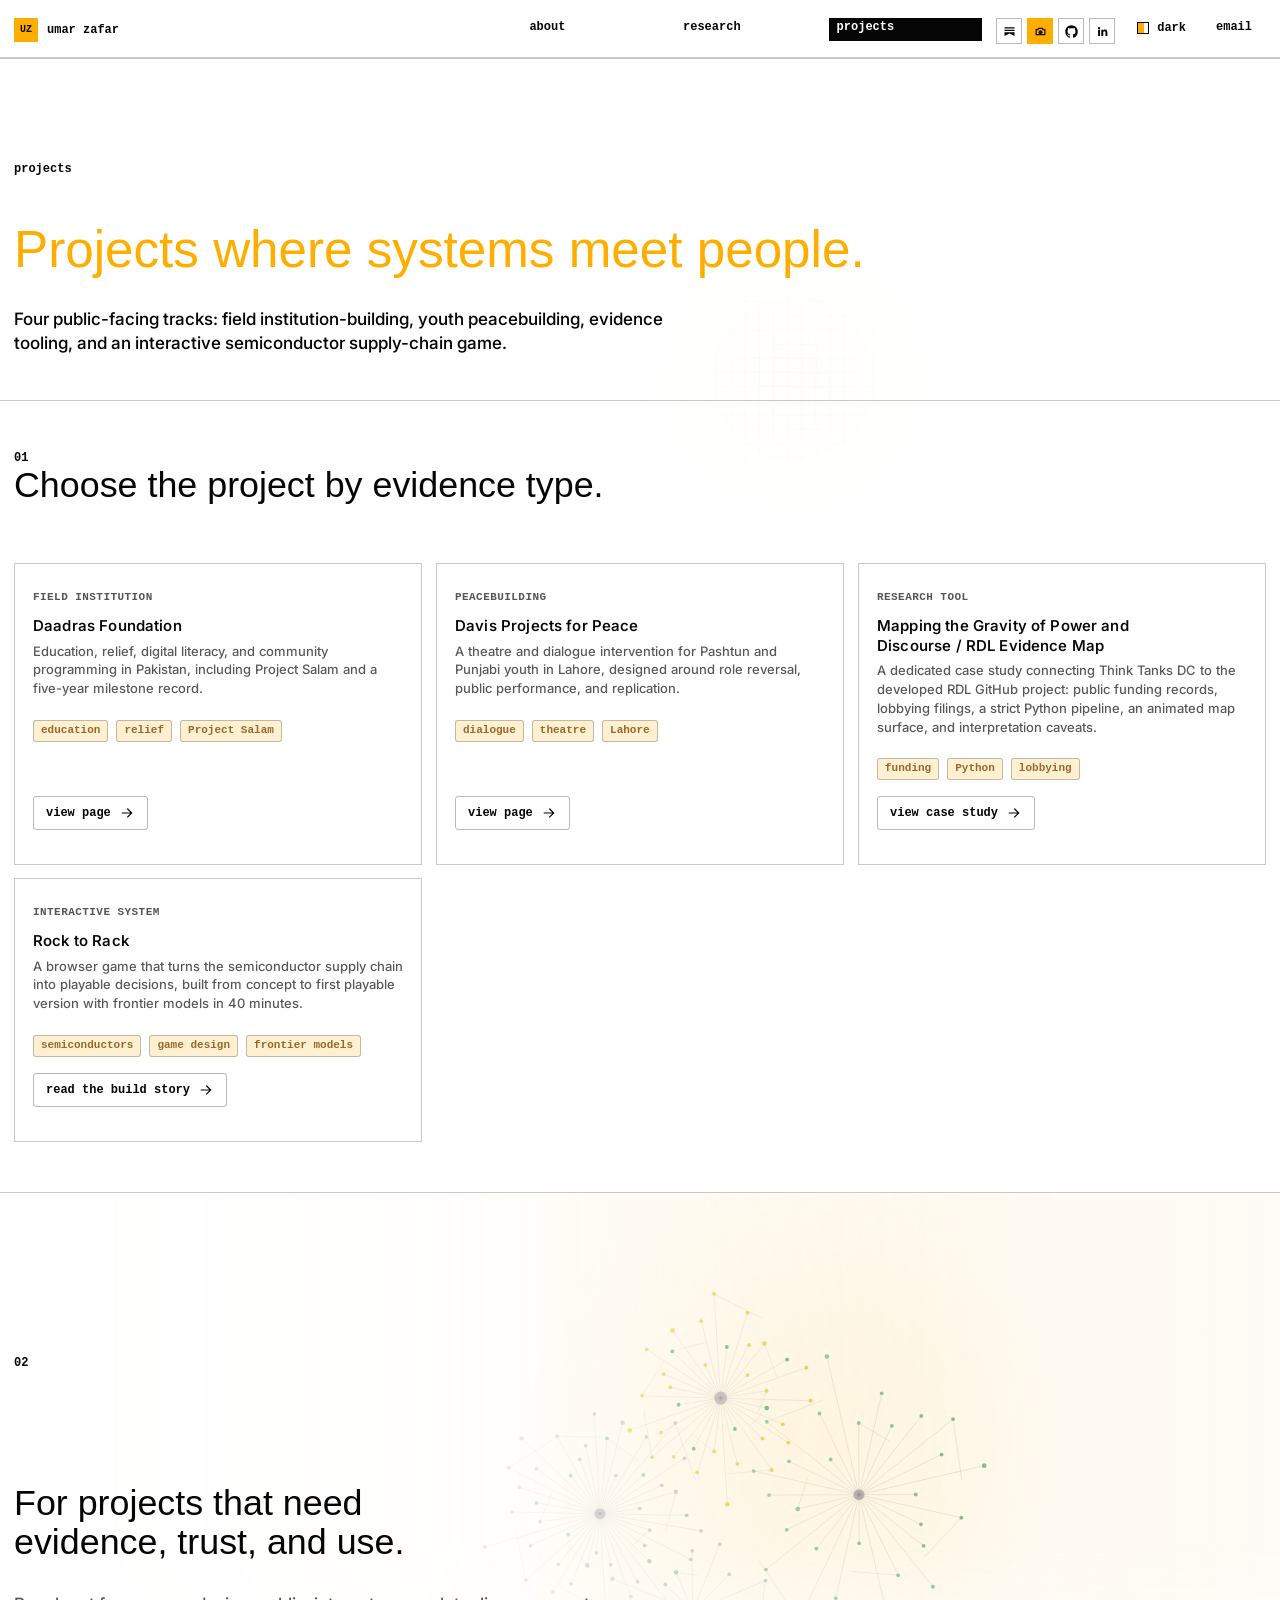
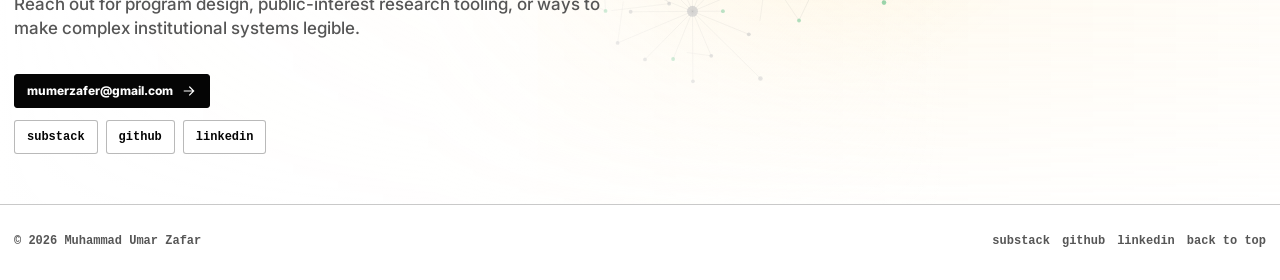
<file: projects.html>
<!doctype html>
<html lang="en">
  <head>
    <meta charset="utf-8">
    <meta name="viewport" content="width=device-width, initial-scale=1">
    <meta
      name="description"
      content="Projects by Muhammad Umar Zafar across field programs, peacebuilding, and public-interest research tooling."
    >
    <title>Projects - Muhammad Umar Zafar</title>
    <link rel="icon" href="data:image/svg+xml,%3Csvg xmlns='http://www.w3.org/2000/svg' viewBox='0 0 64 64'%3E%3Crect width='64' height='64' fill='%23ffffff'/%3E%3Cpath d='M12 18v17c0 9 6 14 15 14s15-5 15-14V18h-8v17c0 4-3 7-7 7s-7-3-7-7V18zM46 18h8L41 49h-8z' fill='%23ffae00'/%3E%3C/svg%3E">
    <link rel="preconnect" href="https://fonts.googleapis.com">
    <link rel="preconnect" href="https://fonts.gstatic.com" crossorigin>
    <link href="https://fonts.googleapis.com/css2?family=Inter:ital,opsz,wght@0,14..32,100..900;1,14..32,100..900&display=swap" rel="stylesheet">
    <script src="theme-boot.js?v=20260706"></script>
    <link rel="stylesheet" href="styles.css?v=20260706">
  </head>
  <body>
    <a class="skip-link" href="#main">Skip to main content</a>
    <div class="grid-field" aria-hidden="true"></div>
    <canvas id="signal-canvas" aria-hidden="true"></canvas>
    <div class="column-rules" aria-hidden="true"><span></span><span></span><span></span></div>

    <header class="site-header">
      <a class="brand" href="index.html" aria-label="Muhammad Umar Zafar home">
        <span class="brand-mark" aria-hidden="true">UZ</span>
        <span>umar zafar</span>
      </a>
      <nav class="site-nav" aria-label="Primary navigation">
        <a href="about.html">about</a>
        <div class="nav-menu nav-menu--research">
          <button class="nav-menu__trigger" type="button" aria-haspopup="true" aria-expanded="false">research</button>
          <div class="nav-menu__panel" role="menu" aria-label="Research pages">
            <a role="menuitem" href="work.html">work</a>
            <a role="menuitem" href="writing.html">writing</a>
          </div>
        </div>
        <div class="nav-menu nav-menu--projects">
          <button class="nav-menu__trigger" type="button" aria-haspopup="true" aria-expanded="false">projects</button>
          <div class="nav-menu__panel" role="menu" aria-label="Project pages">
            <a role="menuitem" href="projects.html" aria-current="page">overview</a>
            <a role="menuitem" href="daadras.html">Daadras Foundation</a>
            <a role="menuitem" href="davis-project.html">Davis Projects for Peace</a>
            <a role="menuitem" href="think-tank.html">Think Tank / RDL</a>
            <a role="menuitem" href="rock-to-rack.html">Rock to Rack</a>
          </div>
        </div>
      </nav>
      <div class="header-social" aria-label="Social links">
        <a class="header-social-link" href="https://substack.com/@omarzafar" target="_blank" rel="noopener noreferrer" aria-label="Substack">
          <svg aria-hidden="true" viewBox="0 0 24 24">
            <path d="M4 5h16v2H4zM4 9h16v2H4zM4 13h16v6l-8-4-8 4z"></path>
          </svg>
        </a>
        <a class="header-social-link header-social-link--photography" href="photography.html" aria-label="Photography">
          <svg aria-hidden="true" viewBox="0 0 24 24">
            <path d="M4 8h3l1.6-2h6.8L17 8h3v10H4zM6 10v6h12v-6h-2.1l-1.6-2H9.7L8.1 10z"></path>
            <circle cx="12" cy="13" r="3.2"></circle>
          </svg>
        </a>
        <a class="header-social-link" href="https://github.com/Omarzaf" target="_blank" rel="noopener noreferrer" aria-label="GitHub">
          <svg aria-hidden="true" viewBox="0 0 24 24">
            <path d="M12 2C6.48 2 2 6.58 2 12.24c0 4.52 2.86 8.35 6.83 9.71.5.09.68-.22.68-.49v-1.9c-2.78.62-3.37-1.22-3.37-1.22-.45-1.18-1.11-1.49-1.11-1.49-.91-.64.07-.63.07-.63 1 .07 1.53 1.06 1.53 1.06.9 1.56 2.35 1.11 2.92.85.09-.66.35-1.11.64-1.37-2.22-.26-4.55-1.14-4.55-5.06 0-1.12.39-2.03 1.03-2.75-.1-.26-.45-1.3.1-2.71 0 0 .84-.28 2.75 1.05A9.26 9.26 0 0 1 12 6.95c.85 0 1.7.12 2.5.35 1.9-1.33 2.74-1.05 2.74-1.05.55 1.41.2 2.45.1 2.71.64.72 1.03 1.63 1.03 2.75 0 3.93-2.34 4.8-4.57 5.05.36.32.68.94.68 1.9v2.8c0 .27.18.59.69.49A10.13 10.13 0 0 0 22 12.24C22 6.58 17.52 2 12 2z"></path>
          </svg>
        </a>
        <a class="header-social-link" href="https://www.linkedin.com/in/umarzafar1" target="_blank" rel="noopener noreferrer" aria-label="LinkedIn">
          <svg aria-hidden="true" viewBox="0 0 24 24">
            <path d="M5 9h3v10H5zM6.5 4.8a1.8 1.8 0 1 1 0 3.6 1.8 1.8 0 0 1 0-3.6zM10 9h2.9v1.4h.1c.4-.8 1.4-1.7 3-1.7 3.2 0 3.8 2.1 3.8 4.9V19h-3v-4.8c0-1.2 0-2.7-1.7-2.7s-1.9 1.3-1.9 2.6V19H10z"></path>
          </svg>
        </a>
      </div>
      <button class="theme-toggle" type="button" data-theme-toggle aria-label="Switch to dark mode" aria-pressed="false">
        <span class="theme-toggle-icon" aria-hidden="true"></span>
        <span data-theme-label>dark</span>
      </button>
      <a class="header-action" href="mailto:mumerzafer@gmail.com">email</a>
    </header>

    <main id="main">
      <section class="page-hero" aria-labelledby="projects-title">
        <div class="page-hero-copy reveal">
          <p class="section-number">projects</p>
          <h1 id="projects-title" class="page-title">Projects where systems meet people.</h1>
          <p class="page-body">
            Four public-facing tracks: field institution-building, youth peacebuilding,
            evidence tooling, and an interactive semiconductor supply-chain game.
          </p>
        </div>
      </section>

      <section class="panel-section" aria-labelledby="project-index-title">
        <p class="section-number section-kicker reveal">01</p>
        <div class="section-title reveal">
          <h2 id="project-index-title">Choose the project by evidence type.</h2>
        </div>
        <div class="section-content project-card-grid">
          <article class="project-card reveal">
            <div>
              <span class="entry-label">field institution</span>
              <strong class="entry-title">Daadras Foundation</strong>
              <p class="entry-body">
                Education, relief, digital literacy, and community programming in Pakistan,
                including Project Salam and a five-year milestone record.
              </p>
              <div class="tag-row" aria-label="Tags">
                <span>education</span>
                <span>relief</span>
                <span>Project Salam</span>
              </div>
            </div>
            <a class="source-link" href="daadras.html">
              view page
              <svg aria-hidden="true" viewBox="0 0 24 24"><path d="M5 12h13M13 6l6 6-6 6"></path></svg>
            </a>
          </article>

          <article class="project-card reveal">
            <div>
              <span class="entry-label">peacebuilding</span>
              <strong class="entry-title">Davis Projects for Peace</strong>
              <p class="entry-body">
                A theatre and dialogue intervention for Pashtun and Punjabi youth in Lahore,
                designed around role reversal, public performance, and replication.
              </p>
              <div class="tag-row" aria-label="Tags">
                <span>dialogue</span>
                <span>theatre</span>
                <span>Lahore</span>
              </div>
            </div>
            <a class="source-link" href="davis-project.html">
              view page
              <svg aria-hidden="true" viewBox="0 0 24 24"><path d="M5 12h13M13 6l6 6-6 6"></path></svg>
            </a>
          </article>

          <article class="project-card reveal">
            <div>
              <span class="entry-label">research tool</span>
              <strong class="entry-title">Mapping the Gravity of Power and Discourse / RDL Evidence Map</strong>
              <p class="entry-body">
                A dedicated case study connecting Think Tanks DC to the developed RDL GitHub
                project: public funding records, lobbying filings, a strict Python pipeline, an
                animated map surface, and interpretation caveats.
              </p>
              <div class="tag-row" aria-label="Tags">
                <span>funding</span>
                <span>Python</span>
                <span>lobbying</span>
              </div>
            </div>
            <a class="source-link" href="think-tank.html">
              view case study
              <svg aria-hidden="true" viewBox="0 0 24 24"><path d="M5 12h13M13 6l6 6-6 6"></path></svg>
            </a>
          </article>

          <article class="project-card reveal">
            <div>
              <span class="entry-label">interactive system</span>
              <strong class="entry-title">Rock to Rack</strong>
              <p class="entry-body">
                A browser game that turns the semiconductor supply chain into playable decisions,
                built from concept to first playable version with frontier models in 40 minutes.
              </p>
              <div class="tag-row" aria-label="Tags">
                <span>semiconductors</span>
                <span>game design</span>
                <span>frontier models</span>
              </div>
            </div>
            <a class="source-link" href="rock-to-rack.html">
              read the build story
              <svg aria-hidden="true" viewBox="0 0 24 24"><path d="M5 12h13M13 6l6 6-6 6"></path></svg>
            </a>
          </article>
        </div>
      </section>

      <section class="contact-section contact-section--left" aria-labelledby="contact-title" data-contact-animation>
        <p class="section-number reveal">02</p>
        <div class="contact-field" aria-hidden="true">
          <canvas data-contact-field></canvas>
        </div>
        <div class="contact-copy contact-copy--left reveal">
          <h2 id="contact-title">For projects that need evidence, trust, and use.</h2>
          <p>
            Reach out for program design, public-interest research tooling, or ways to make complex
            institutional systems legible.
          </p>
          <a class="contact-link" href="mailto:mumerzafer@gmail.com">
            mumerzafer@gmail.com
            <svg aria-hidden="true" viewBox="0 0 24 24"><path d="M5 12h13M13 6l6 6-6 6"></path></svg>
          </a>
          <div class="social-links" aria-label="Social links">
            <a class="social-link" href="https://substack.com/@omarzafar" target="_blank" rel="noopener noreferrer">substack</a>
            <a class="social-link" href="https://github.com/Omarzaf" target="_blank" rel="noopener noreferrer">github</a>
            <a class="social-link" href="https://www.linkedin.com/in/umarzafar1" target="_blank" rel="noopener noreferrer">linkedin</a>
          </div>
        </div>
      </section>
    </main>

    <footer class="site-footer">
      <p>&copy; 2026 Muhammad Umar Zafar</p>
      <div class="footer-links" aria-label="Footer links">
        <a href="https://substack.com/@omarzafar" target="_blank" rel="noopener noreferrer">substack</a>
        <a href="https://github.com/Omarzaf" target="_blank" rel="noopener noreferrer">github</a>
        <a href="https://www.linkedin.com/in/umarzafar1" target="_blank" rel="noopener noreferrer">linkedin</a>
        <a href="#main">back to top</a>
      </div>
    </footer>
    <script src="script.js?v=20260706" defer></script>
  </body>
</html>
</file>
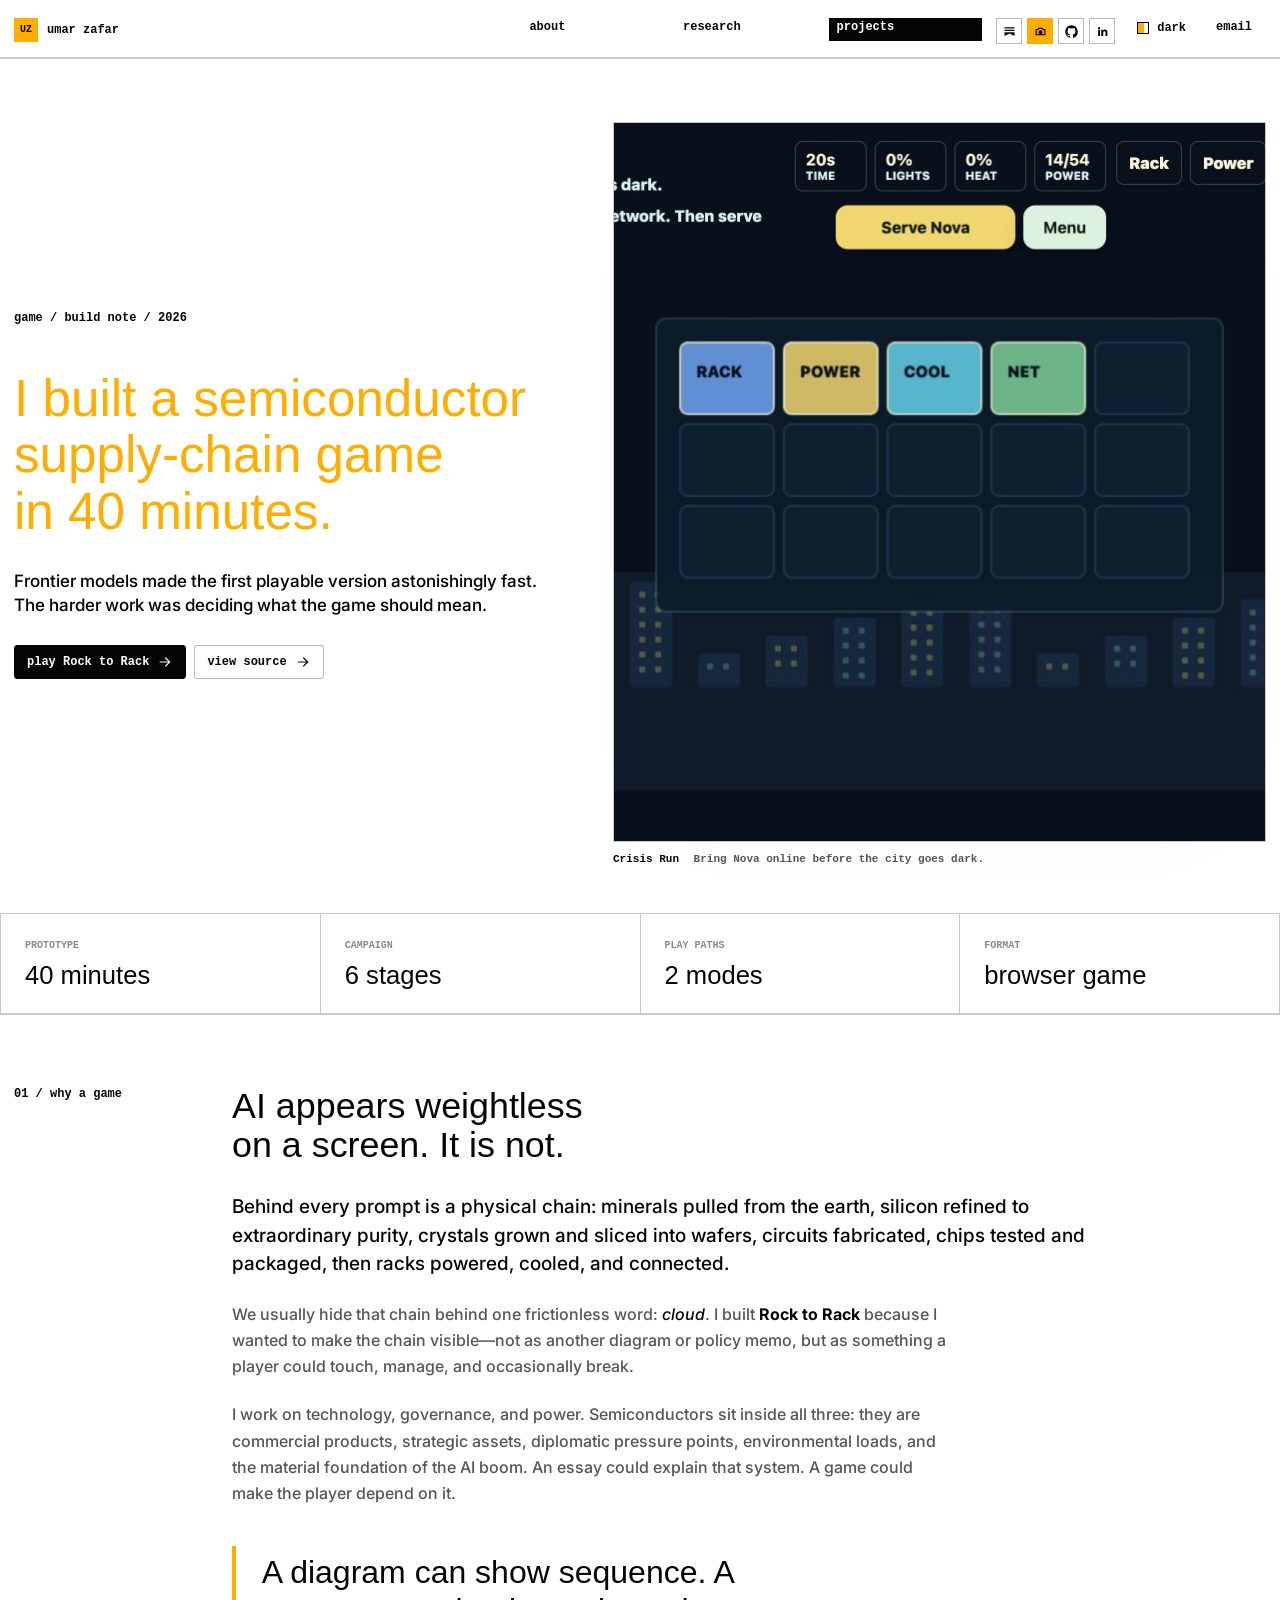
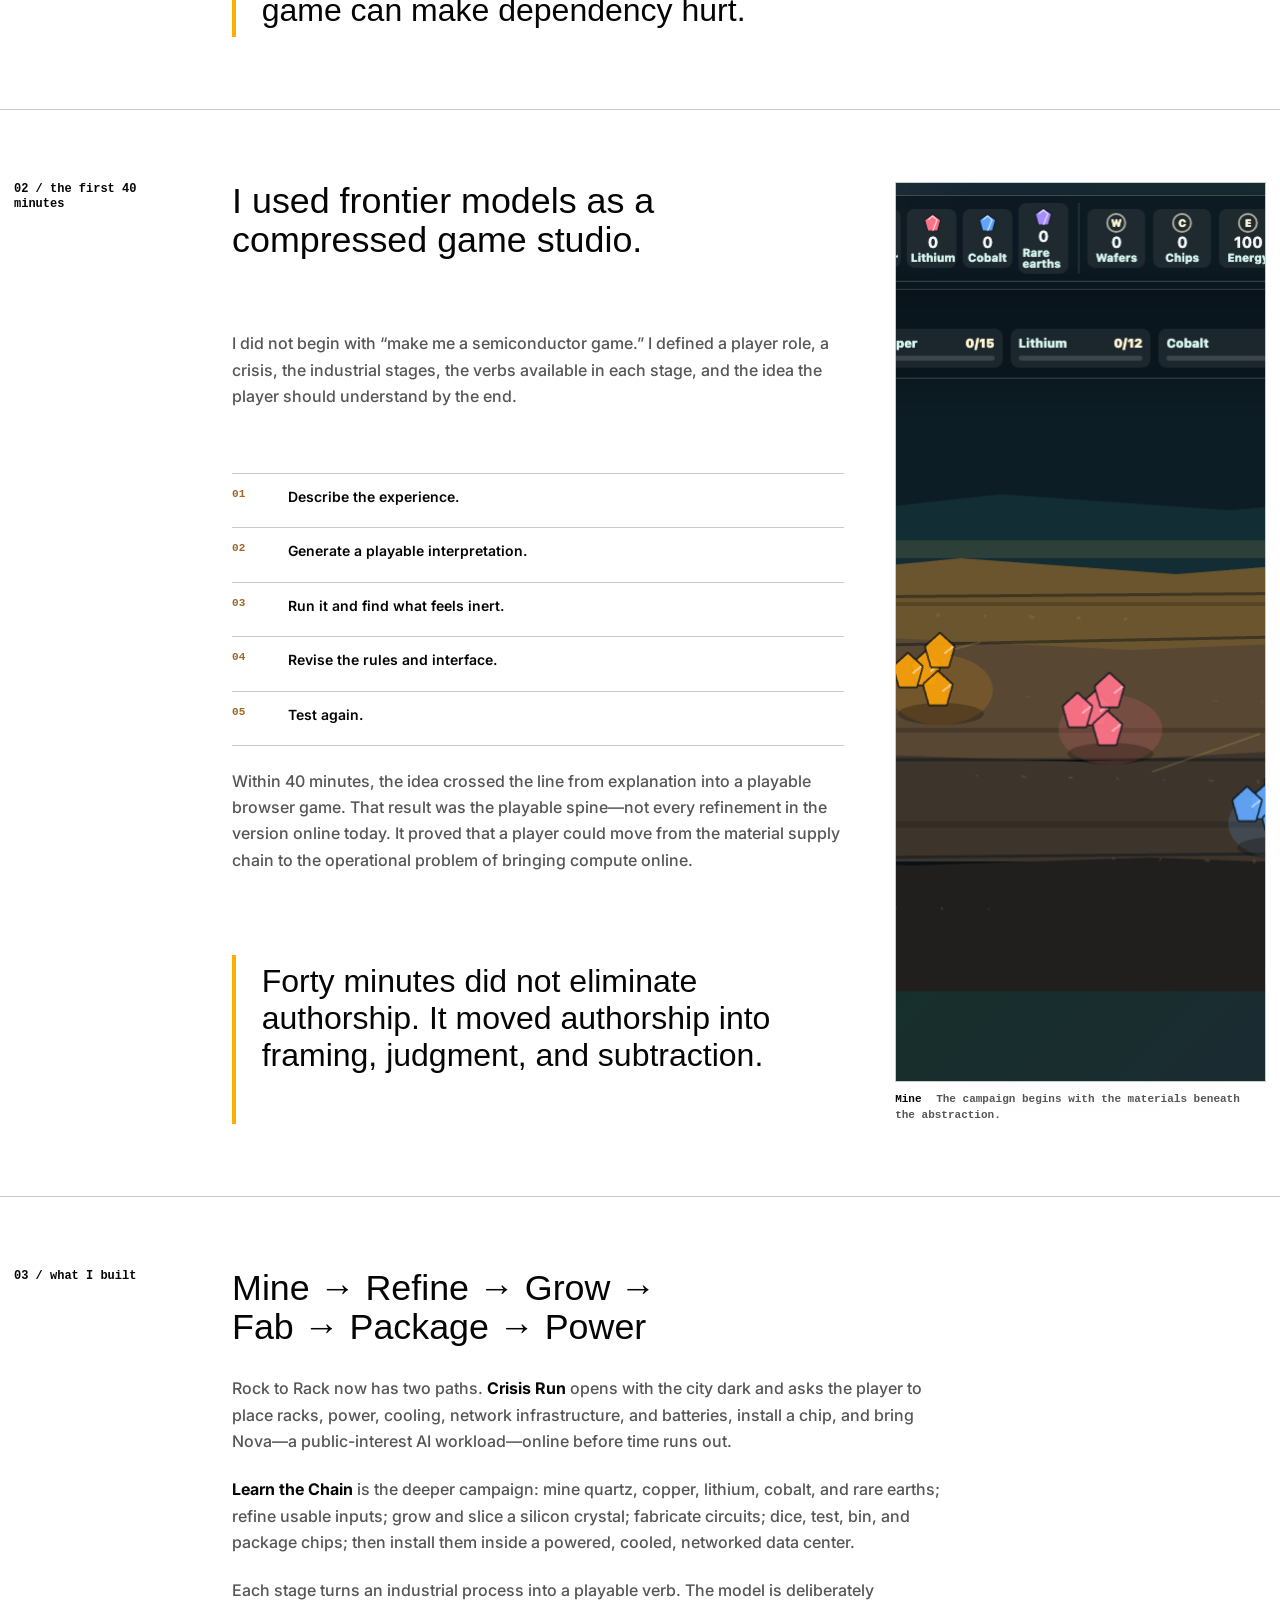
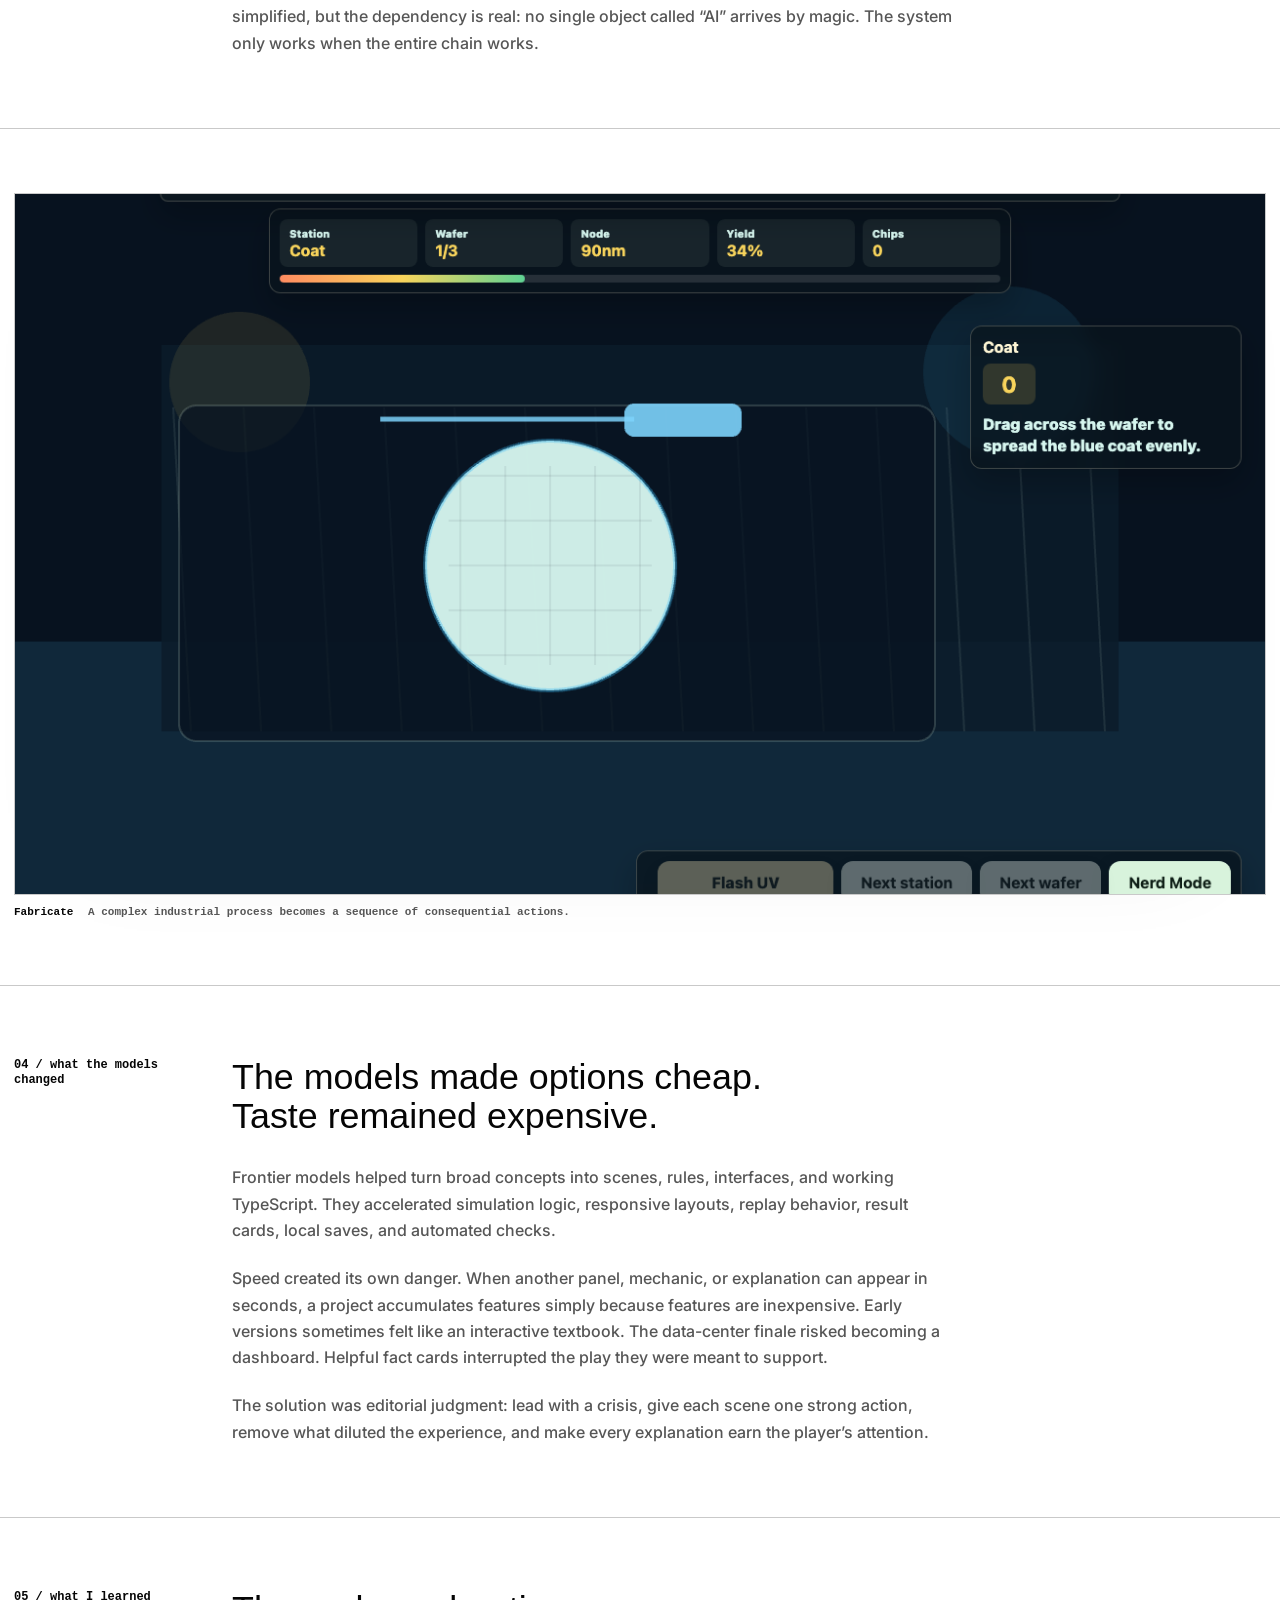
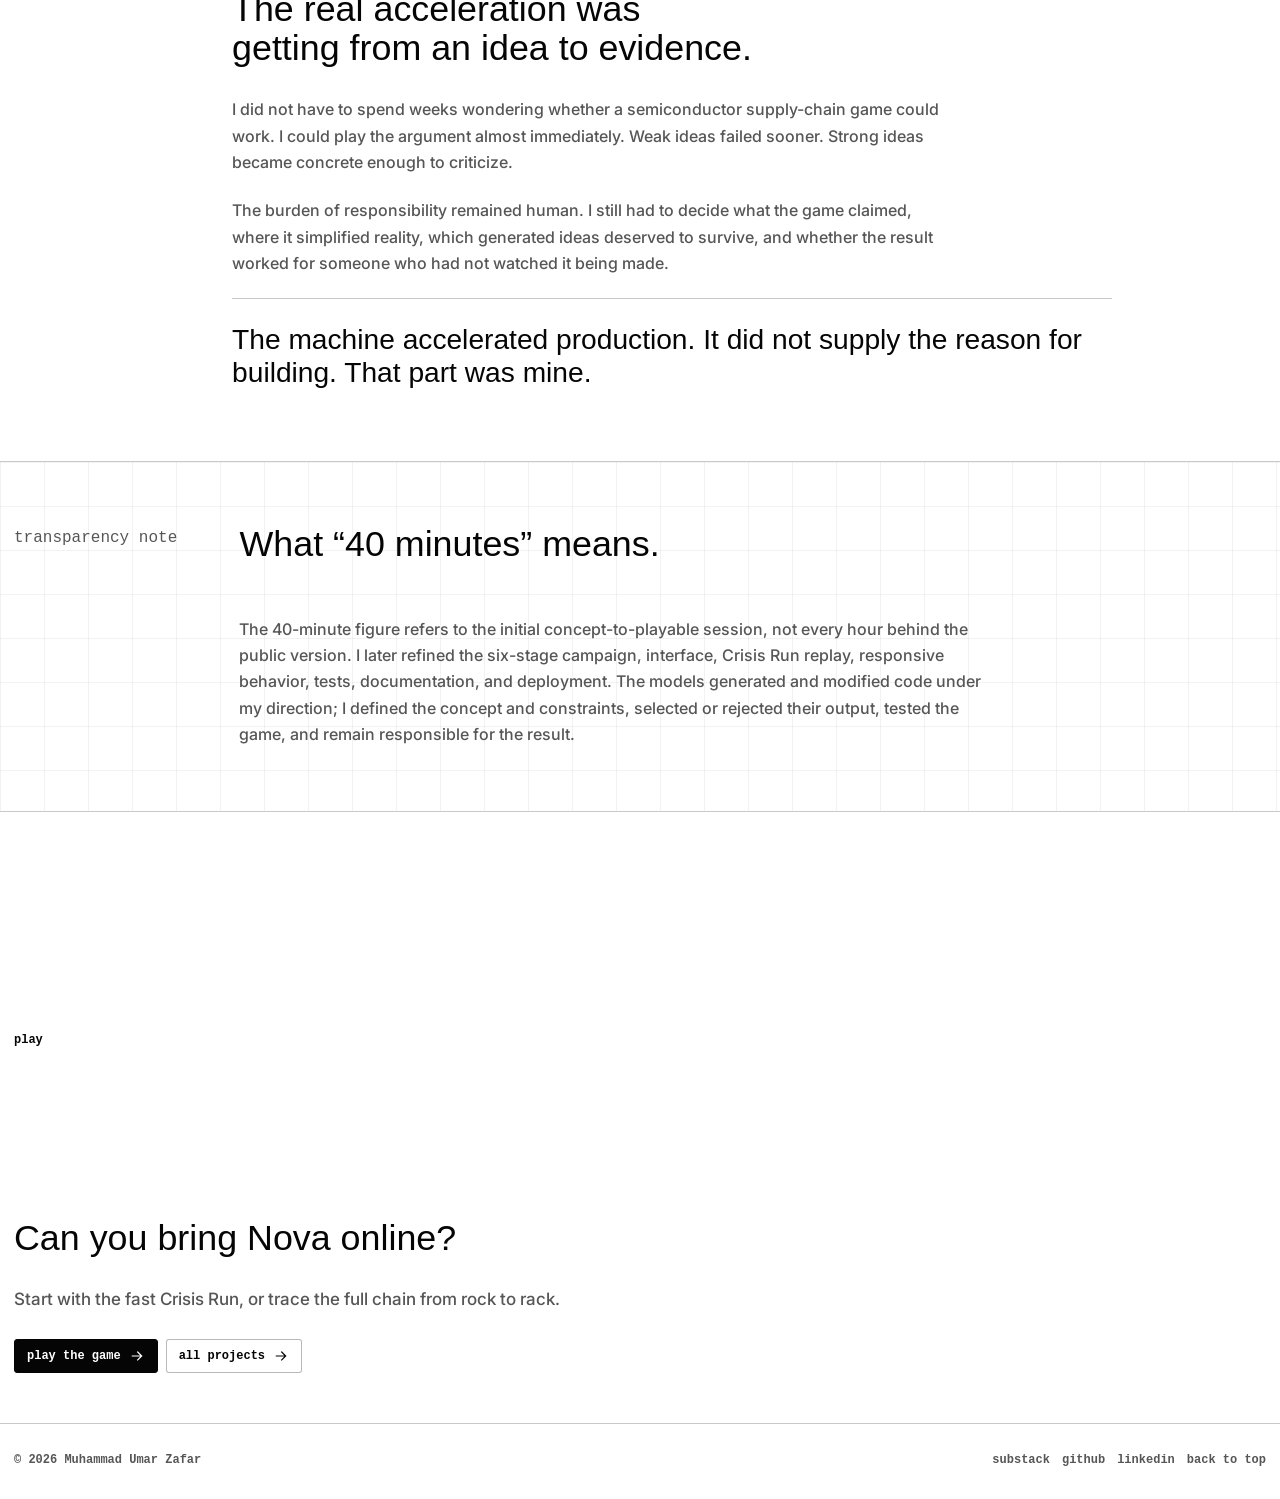
<file: rock-to-rack.html>
<!doctype html>
<html lang="en">
  <head>
    <meta charset="utf-8">
    <meta name="viewport" content="width=device-width, initial-scale=1">
    <meta
      name="description"
      content="How Muhammad Umar Zafar used frontier AI models to turn a semiconductor supply-chain idea into the playable browser game Rock to Rack in 40 minutes."
    >
    <title>Rock to Rack - Muhammad Umar Zafar</title>
    <link rel="icon" href="data:image/svg+xml,%3Csvg xmlns='http://www.w3.org/2000/svg' viewBox='0 0 64 64'%3E%3Crect width='64' height='64' fill='%23ffffff'/%3E%3Cpath d='M12 18v17c0 9 6 14 15 14s15-5 15-14V18h-8v17c0 4-3 7-7 7s-7-3-7-7V18zM46 18h8L41 49h-8z' fill='%23ffae00'/%3E%3C/svg%3E">
    <link rel="preconnect" href="https://fonts.googleapis.com">
    <link rel="preconnect" href="https://fonts.gstatic.com" crossorigin>
    <link href="https://fonts.googleapis.com/css2?family=Inter:ital,opsz,wght@0,14..32,100..900;1,14..32,100..900&display=swap" rel="stylesheet">
    <script src="theme-boot.js?v=20260706"></script>
    <link rel="stylesheet" href="styles.css?v=20260714">
    <link rel="stylesheet" href="rock-to-rack.css?v=20260714">
  </head>
  <body>
    <a class="skip-link" href="#main">Skip to main content</a>
    <div class="grid-field" aria-hidden="true"></div>
    <canvas id="signal-canvas" aria-hidden="true"></canvas>
    <div class="column-rules" aria-hidden="true"><span></span><span></span><span></span></div>

    <header class="site-header">
      <a class="brand" href="index.html" aria-label="Muhammad Umar Zafar home">
        <span class="brand-mark" aria-hidden="true">UZ</span>
        <span>umar zafar</span>
      </a>
      <nav class="site-nav" aria-label="Primary navigation">
        <a href="about.html">about</a>
        <div class="nav-menu nav-menu--research">
          <button class="nav-menu__trigger" type="button" aria-haspopup="true" aria-expanded="false">research</button>
          <div class="nav-menu__panel" role="menu" aria-label="Research pages">
            <a role="menuitem" href="work.html">work</a>
            <a role="menuitem" href="writing.html">writing</a>
          </div>
        </div>
        <div class="nav-menu nav-menu--projects">
          <button class="nav-menu__trigger" type="button" aria-haspopup="true" aria-expanded="false">projects</button>
          <div class="nav-menu__panel" role="menu" aria-label="Project pages">
            <a role="menuitem" href="projects.html">overview</a>
            <a role="menuitem" href="daadras.html">Daadras Foundation</a>
            <a role="menuitem" href="davis-project.html">Davis Projects for Peace</a>
            <a role="menuitem" href="think-tank.html">Think Tank / RDL</a>
            <a role="menuitem" href="rock-to-rack.html" aria-current="page">Rock to Rack</a>
          </div>
        </div>
      </nav>
      <div class="header-social" aria-label="Social links">
        <a class="header-social-link" href="https://substack.com/@omarzafar" target="_blank" rel="noopener noreferrer" aria-label="Substack">
          <svg aria-hidden="true" viewBox="0 0 24 24"><path d="M4 5h16v2H4zM4 9h16v2H4zM4 13h16v6l-8-4-8 4z"></path></svg>
        </a>
        <a class="header-social-link header-social-link--photography" href="photography.html" aria-label="Photography">
          <svg aria-hidden="true" viewBox="0 0 24 24"><path d="M4 8h3l1.6-2h6.8L17 8h3v10H4zM6 10v6h12v-6h-2.1l-1.6-2H9.7L8.1 10z"></path><circle cx="12" cy="13" r="3.2"></circle></svg>
        </a>
        <a class="header-social-link" href="https://github.com/Omarzaf" target="_blank" rel="noopener noreferrer" aria-label="GitHub">
          <svg aria-hidden="true" viewBox="0 0 24 24"><path d="M12 2C6.48 2 2 6.58 2 12.24c0 4.52 2.86 8.35 6.83 9.71.5.09.68-.22.68-.49v-1.9c-2.78.62-3.37-1.22-3.37-1.22-.45-1.18-1.11-1.49-1.11-1.49-.91-.64.07-.63.07-.63 1 .07 1.53 1.06 1.53 1.06.9 1.56 2.35 1.11 2.92.85.09-.66.35-1.11.64-1.37-2.22-.26-4.55-1.14-4.55-5.06 0-1.12.39-2.03 1.03-2.75-.1-.26-.45-1.3.1-2.71 0 0 .84-.28 2.75 1.05A9.26 9.26 0 0 1 12 6.95c.85 0 1.7.12 2.5.35 1.9-1.33 2.74-1.05 2.74-1.05.55 1.41.2 2.45.1 2.71.64.72 1.03 1.63 1.03 2.75 0 3.93-2.34 4.8-4.57 5.05.36.32.68.94.68 1.9v2.8c0 .27.18.59.69.49A10.13 10.13 0 0 0 22 12.24C22 6.58 17.52 2 12 2z"></path></svg>
        </a>
        <a class="header-social-link" href="https://www.linkedin.com/in/umarzafar1" target="_blank" rel="noopener noreferrer" aria-label="LinkedIn">
          <svg aria-hidden="true" viewBox="0 0 24 24"><path d="M5 9h3v10H5zM6.5 4.8a1.8 1.8 0 1 1 0 3.6 1.8 1.8 0 0 1 0-3.6zM10 9h2.9v1.4h.1c.4-.8 1.4-1.7 3-1.7 3.2 0 3.8 2.1 3.8 4.9V19h-3v-4.8c0-1.2 0-2.7-1.7-2.7s-1.9 1.3-1.9 2.6V19H10z"></path></svg>
        </a>
      </div>
      <button class="theme-toggle" type="button" data-theme-toggle aria-label="Switch to dark mode" aria-pressed="false">
        <span class="theme-toggle-icon" aria-hidden="true"></span>
        <span data-theme-label>dark</span>
      </button>
      <a class="header-action" href="mailto:mumerzafer@gmail.com">email</a>
    </header>

    <main id="main">
      <section class="page-hero game-story-hero" aria-labelledby="game-story-title">
        <div class="page-hero-copy reveal">
          <p class="section-number">game / build note / 2026</p>
          <h1 id="game-story-title" class="page-title">I built a semiconductor supply-chain game in 40 minutes.</h1>
          <p class="page-body">
            Frontier models made the first playable version astonishingly fast. The harder work was
            deciding what the game should mean.
          </p>
          <div class="hero-actions">
            <a class="button button-primary" href="https://rock-to-rack.vercel.app/" target="_blank" rel="noopener noreferrer">
              play Rock to Rack
              <svg aria-hidden="true" viewBox="0 0 24 24"><path d="M5 12h13M13 6l6 6-6 6"></path></svg>
            </a>
            <a class="button" href="https://github.com/Omarzaf/rock-to-rack" target="_blank" rel="noopener noreferrer">
              view source
              <svg aria-hidden="true" viewBox="0 0 24 24"><path d="M5 12h13M13 6l6 6-6 6"></path></svg>
            </a>
          </div>
        </div>
        <figure class="game-story-hero__media reveal">
          <img src="assets/rock-to-rack/screenshot-crisis.png" alt="Rock to Rack Crisis Run showing a powered and cooled data-center grid during play" width="1280" height="720">
          <figcaption><span>Crisis Run</span> Bring Nova online before the city goes dark.</figcaption>
        </figure>
      </section>

      <section class="game-story-stats" aria-label="Rock to Rack project summary">
        <div><span>prototype</span><strong>40 minutes</strong></div>
        <div><span>campaign</span><strong>6 stages</strong></div>
        <div><span>play paths</span><strong>2 modes</strong></div>
        <div><span>format</span><strong>browser game</strong></div>
      </section>

      <article class="game-story-article">
        <section class="game-story-section reveal" aria-labelledby="why-game-title">
          <p class="section-number">01 / why a game</p>
          <div class="game-story-copy">
            <h2 id="why-game-title">AI appears weightless on a screen. It is not.</h2>
            <p class="game-story-lede">
              Behind every prompt is a physical chain: minerals pulled from the earth, silicon
              refined to extraordinary purity, crystals grown and sliced into wafers, circuits
              fabricated, chips tested and packaged, then racks powered, cooled, and connected.
            </p>
            <p>
              We usually hide that chain behind one frictionless word: <em>cloud</em>. I built
              <strong>Rock to Rack</strong> because I wanted to make the chain visible—not as another
              diagram or policy memo, but as something a player could touch, manage, and occasionally
              break.
            </p>
            <p>
              I work on technology, governance, and power. Semiconductors sit inside all three: they
              are commercial products, strategic assets, diplomatic pressure points, environmental
              loads, and the material foundation of the AI boom. An essay could explain that system.
              A game could make the player depend on it.
            </p>
            <blockquote>A diagram can show sequence. A game can make dependency hurt.</blockquote>
          </div>
        </section>

        <section class="game-story-section game-story-section--split reveal" aria-labelledby="forty-title">
          <p class="section-number">02 / the first 40 minutes</p>
          <div class="game-story-copy">
            <h2 id="forty-title">I used frontier models as a compressed game studio.</h2>
            <p>
              I did not begin with “make me a semiconductor game.” I defined a player role, a crisis,
              the industrial stages, the verbs available in each stage, and the idea the player should
              understand by the end.
            </p>
            <ol class="game-story-loop" aria-label="Prototype loop">
              <li><span>01</span>Describe the experience.</li>
              <li><span>02</span>Generate a playable interpretation.</li>
              <li><span>03</span>Run it and find what feels inert.</li>
              <li><span>04</span>Revise the rules and interface.</li>
              <li><span>05</span>Test again.</li>
            </ol>
            <p>
              Within 40 minutes, the idea crossed the line from explanation into a playable browser
              game. That result was the playable spine—not every refinement in the version online
              today. It proved that a player could move from the material supply chain to the
              operational problem of bringing compute online.
            </p>
            <blockquote>Forty minutes did not eliminate authorship. It moved authorship into framing, judgment, and subtraction.</blockquote>
          </div>
          <figure class="game-story-figure">
            <img src="assets/rock-to-rack/screenshot-chain.png" alt="Rock to Rack mining stage with resource deposits, miners, objectives, and the supply-chain HUD" width="1280" height="900">
            <figcaption><span>Mine</span> The campaign begins with the materials beneath the abstraction.</figcaption>
          </figure>
        </section>

        <section class="game-story-section reveal" aria-labelledby="built-title">
          <p class="section-number">03 / what I built</p>
          <div class="game-story-copy">
            <h2 id="built-title">Mine → Refine → Grow → Fab → Package → Power</h2>
            <p>
              Rock to Rack now has two paths. <strong>Crisis Run</strong> opens with the city dark and
              asks the player to place racks, power, cooling, network infrastructure, and batteries,
              install a chip, and bring Nova—a public-interest AI workload—online before time runs out.
            </p>
            <p>
              <strong>Learn the Chain</strong> is the deeper campaign: mine quartz, copper, lithium,
              cobalt, and rare earths; refine usable inputs; grow and slice a silicon crystal;
              fabricate circuits; dice, test, bin, and package chips; then install them inside a
              powered, cooled, networked data center.
            </p>
            <p>
              Each stage turns an industrial process into a playable verb. The model is deliberately
              simplified, but the dependency is real: no single object called “AI” arrives by magic.
              The system only works when the entire chain works.
            </p>
          </div>
        </section>

        <figure class="game-story-wide-figure reveal">
          <img src="assets/rock-to-rack/screenshot-fab.png" alt="Rock to Rack fabrication stage showing coat, expose, etch, and dope stations" width="1280" height="900">
          <figcaption><span>Fabricate</span> A complex industrial process becomes a sequence of consequential actions.</figcaption>
        </figure>

        <section class="game-story-section reveal" aria-labelledby="models-title">
          <p class="section-number">04 / what the models changed</p>
          <div class="game-story-copy">
            <h2 id="models-title">The models made options cheap. Taste remained expensive.</h2>
            <p>
              Frontier models helped turn broad concepts into scenes, rules, interfaces, and working
              TypeScript. They accelerated simulation logic, responsive layouts, replay behavior,
              result cards, local saves, and automated checks.
            </p>
            <p>
              Speed created its own danger. When another panel, mechanic, or explanation can appear in
              seconds, a project accumulates features simply because features are inexpensive. Early
              versions sometimes felt like an interactive textbook. The data-center finale risked
              becoming a dashboard. Helpful fact cards interrupted the play they were meant to support.
            </p>
            <p>
              The solution was editorial judgment: lead with a crisis, give each scene one strong
              action, remove what diluted the experience, and make every explanation earn the player’s
              attention.
            </p>
          </div>
        </section>

        <section class="game-story-section reveal" aria-labelledby="learned-title">
          <p class="section-number">05 / what I learned</p>
          <div class="game-story-copy">
            <h2 id="learned-title">The real acceleration was getting from an idea to evidence.</h2>
            <p>
              I did not have to spend weeks wondering whether a semiconductor supply-chain game could
              work. I could play the argument almost immediately. Weak ideas failed sooner. Strong
              ideas became concrete enough to criticize.
            </p>
            <p>
              The burden of responsibility remained human. I still had to decide what the game
              claimed, where it simplified reality, which generated ideas deserved to survive, and
              whether the result worked for someone who had not watched it being made.
            </p>
            <p class="game-story-closing">The machine accelerated production. It did not supply the reason for building. That part was mine.</p>
          </div>
        </section>

        <aside class="game-story-note reveal" aria-labelledby="transparency-title">
          <p class="section-number">transparency note</p>
          <h2 id="transparency-title">What “40 minutes” means.</h2>
          <p>
            The 40-minute figure refers to the initial concept-to-playable session, not every hour
            behind the public version. I later refined the six-stage campaign, interface, Crisis Run
            replay, responsive behavior, tests, documentation, and deployment. The models generated
            and modified code under my direction; I defined the concept and constraints, selected or
            rejected their output, tested the game, and remain responsible for the result.
          </p>
        </aside>
      </article>

      <section class="contact-section contact-section--left game-story-cta" aria-labelledby="play-title">
        <p class="section-number reveal">play</p>
        <div class="contact-copy contact-copy--left reveal">
          <h2 id="play-title">Can you bring Nova online?</h2>
          <p>Start with the fast Crisis Run, or trace the full chain from rock to rack.</p>
          <div class="hero-actions">
            <a class="button button-primary" href="https://rock-to-rack.vercel.app/" target="_blank" rel="noopener noreferrer">
              play the game
              <svg aria-hidden="true" viewBox="0 0 24 24"><path d="M5 12h13M13 6l6 6-6 6"></path></svg>
            </a>
            <a class="button" href="projects.html">
              all projects
              <svg aria-hidden="true" viewBox="0 0 24 24"><path d="M5 12h13M13 6l6 6-6 6"></path></svg>
            </a>
          </div>
        </div>
      </section>
    </main>

    <footer class="site-footer">
      <p>&copy; 2026 Muhammad Umar Zafar</p>
      <div class="footer-links" aria-label="Footer links">
        <a href="https://substack.com/@omarzafar" target="_blank" rel="noopener noreferrer">substack</a>
        <a href="https://github.com/Omarzaf" target="_blank" rel="noopener noreferrer">github</a>
        <a href="https://www.linkedin.com/in/umarzafar1" target="_blank" rel="noopener noreferrer">linkedin</a>
        <a href="#main">back to top</a>
      </div>
    </footer>
    <script src="script.js?v=20260706" defer></script>
  </body>
</html>
</file>
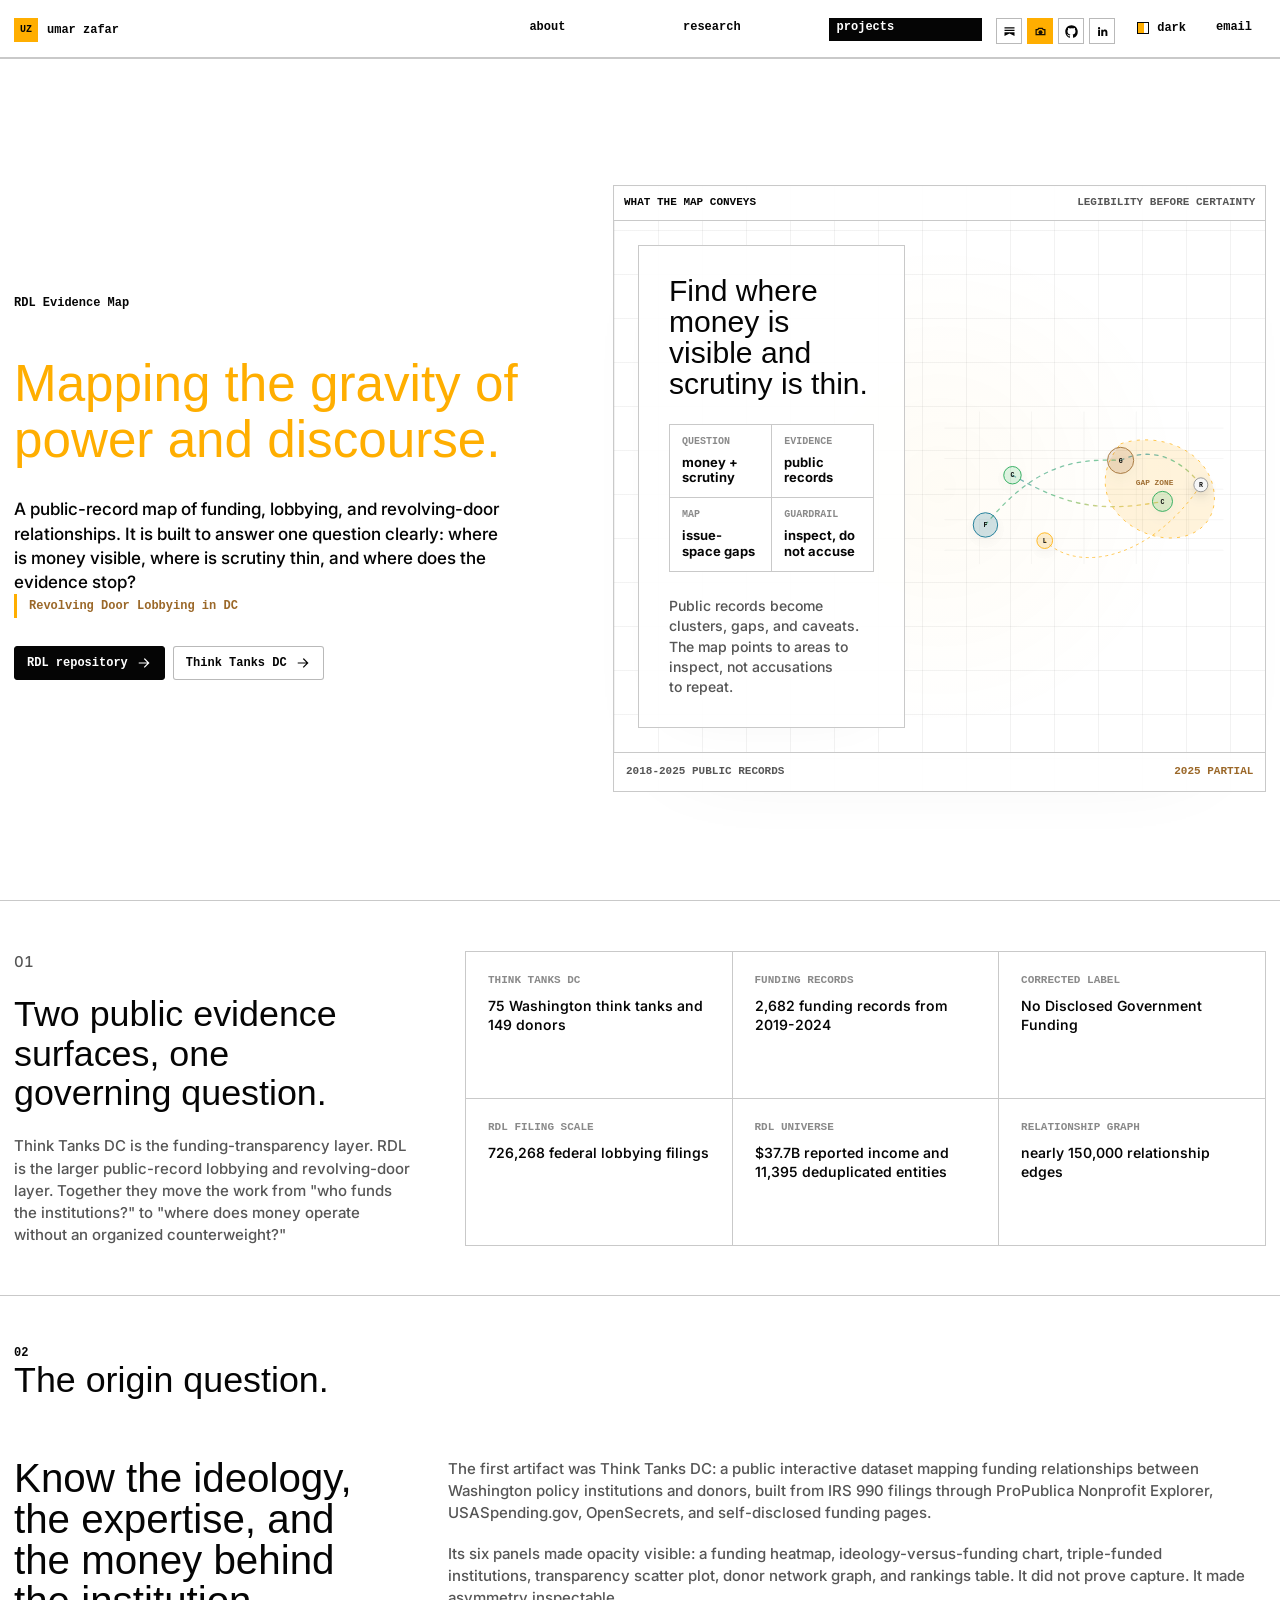
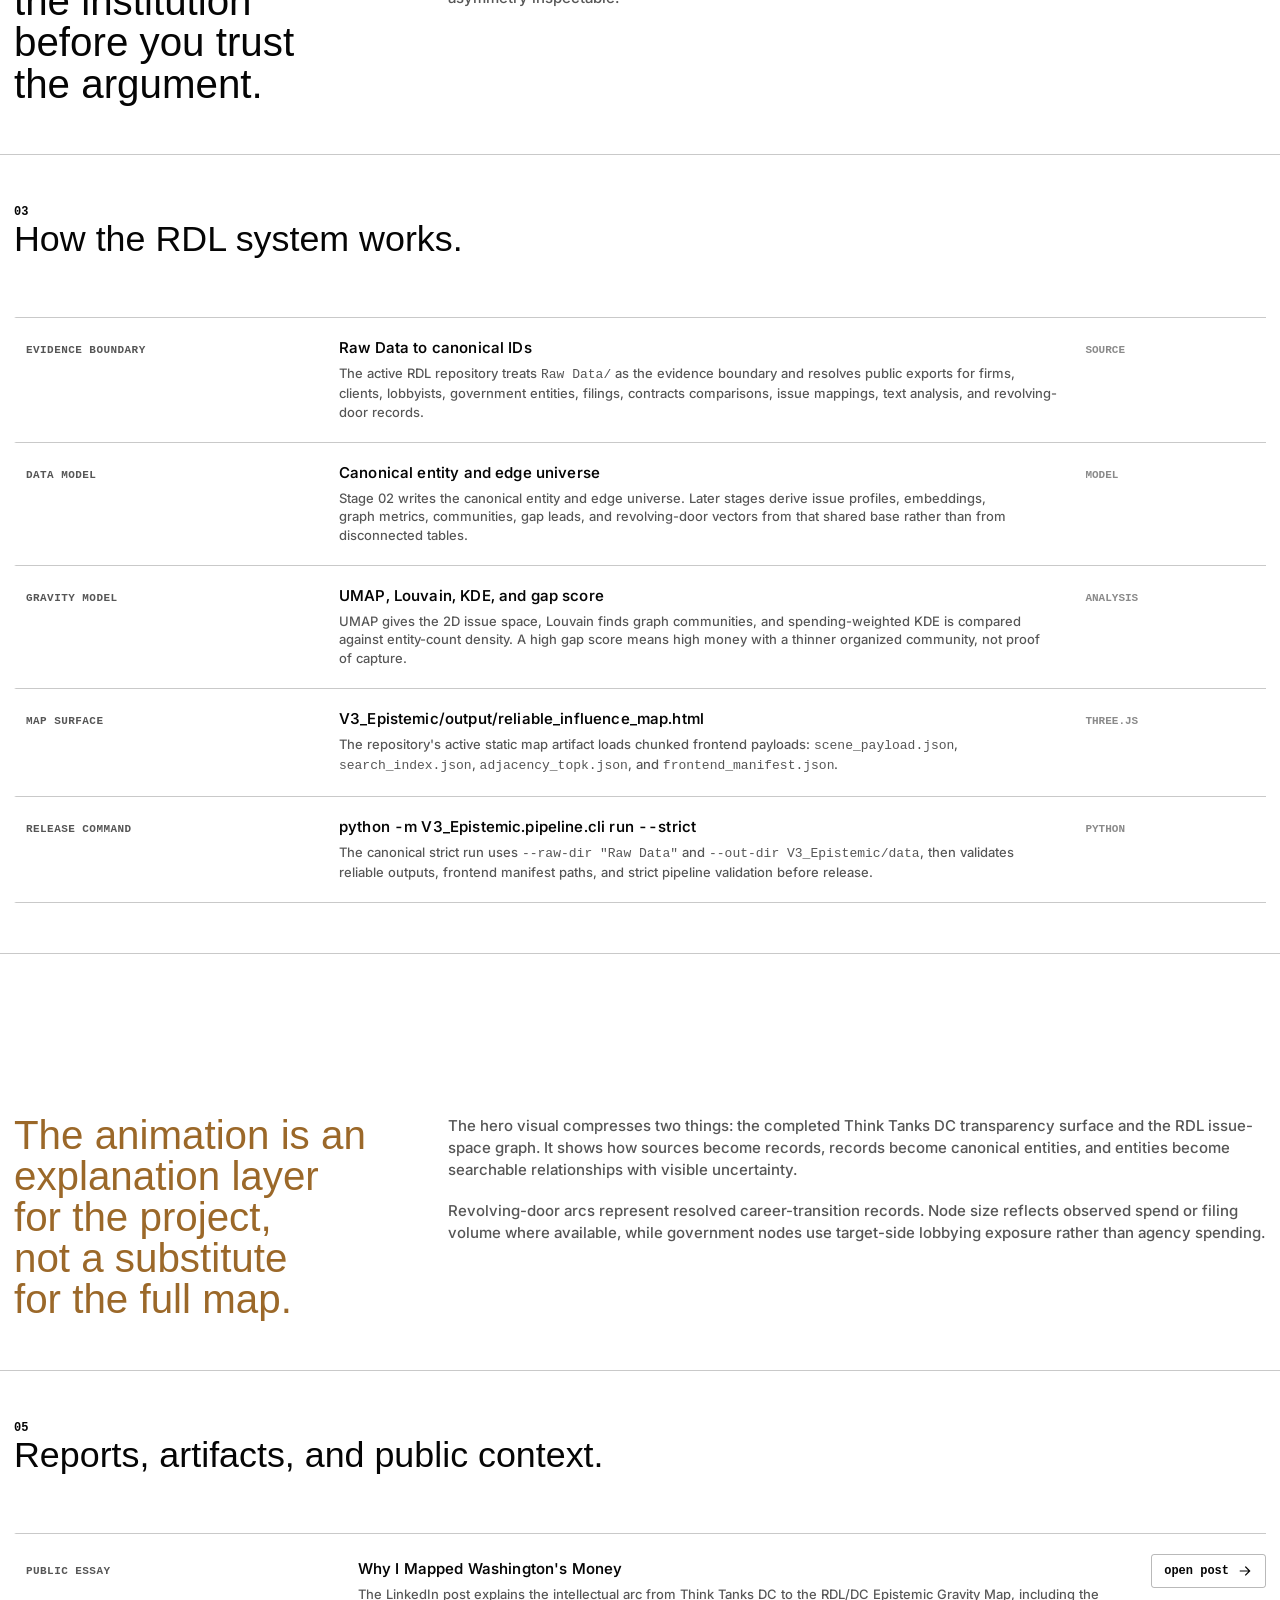
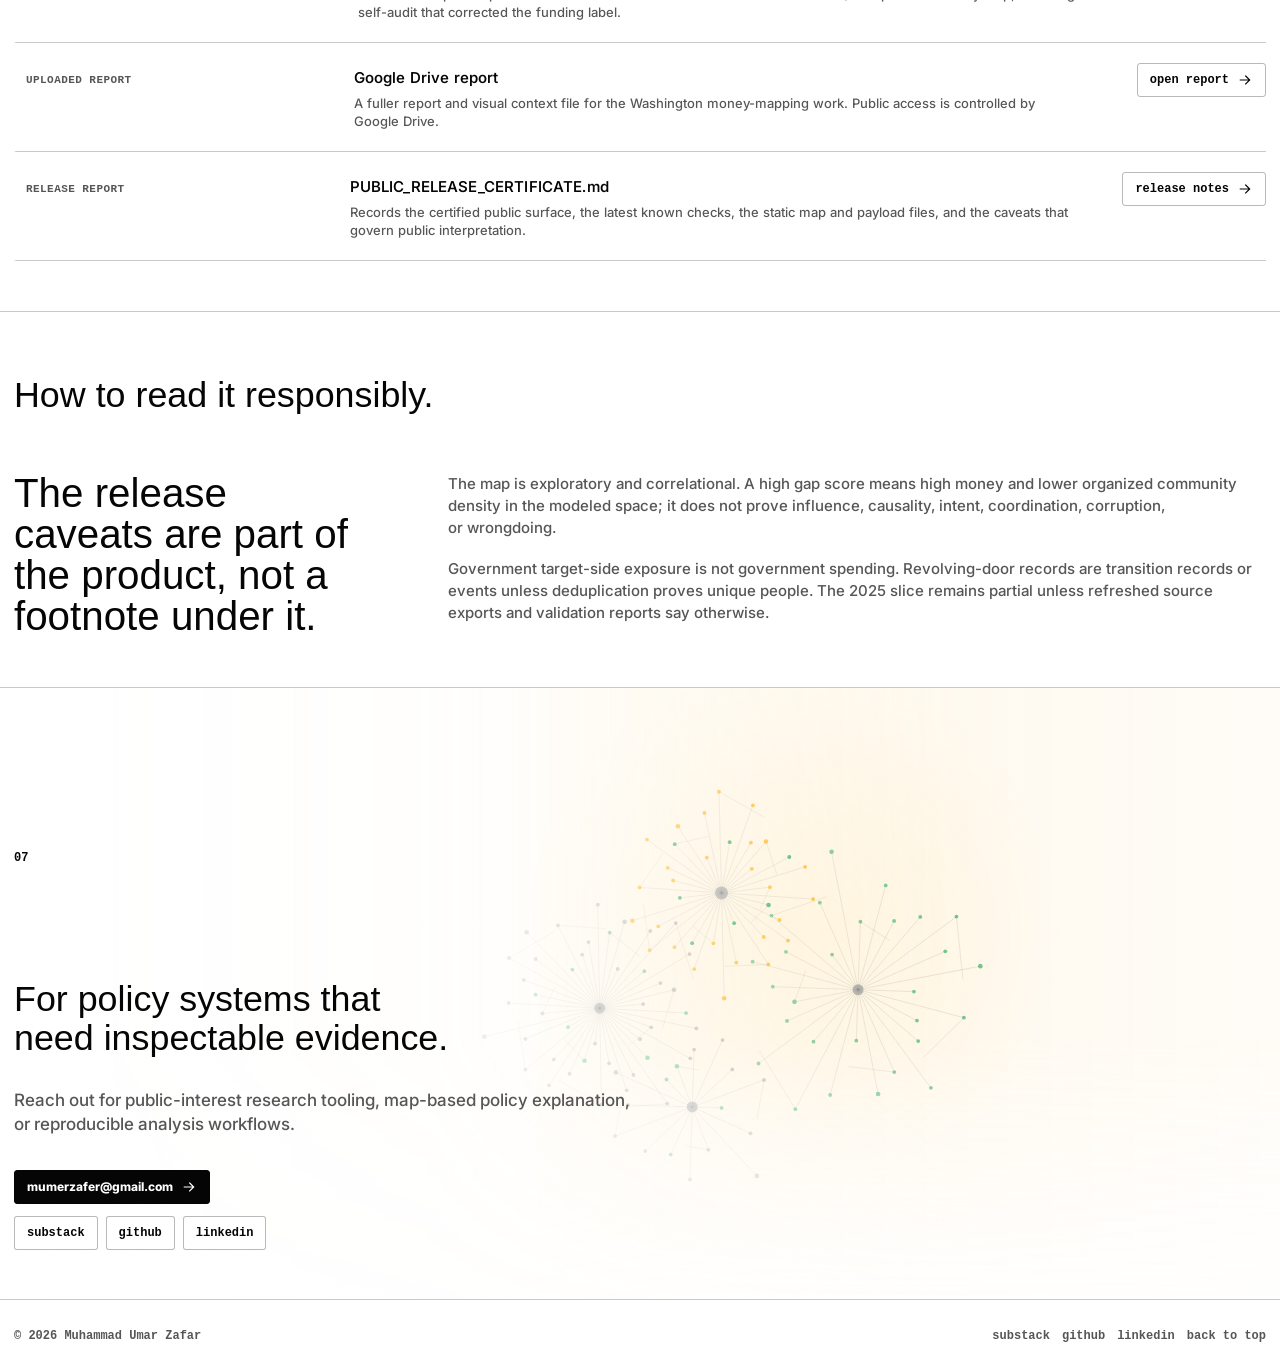
<file: think-tank.html>
<!doctype html>
<html lang="en">
  <head>
    <meta charset="utf-8">
    <meta name="viewport" content="width=device-width, initial-scale=1">
    <meta
      name="description"
      content="Mapping the gravity of power and discourse: a dedicated RDL Evidence Map case study connecting Think Tanks DC, public lobbying records, animated evidence surfaces, methodology, reports, and caveats."
    >
    <title>Mapping the Gravity of Power and Discourse - Muhammad Umar Zafar</title>
    <link rel="icon" href="data:image/svg+xml,%3Csvg xmlns='http://www.w3.org/2000/svg' viewBox='0 0 64 64'%3E%3Crect width='64' height='64' fill='%23ffffff'/%3E%3Cpath d='M12 18v17c0 9 6 14 15 14s15-5 15-14V18h-8v17c0 4-3 7-7 7s-7-3-7-7V18zM46 18h8L41 49h-8z' fill='%23ffae00'/%3E%3C/svg%3E">
    <link rel="preconnect" href="https://fonts.googleapis.com">
    <link rel="preconnect" href="https://fonts.gstatic.com" crossorigin>
    <link href="https://fonts.googleapis.com/css2?family=Inter:ital,opsz,wght@0,14..32,100..900;1,14..32,100..900&display=swap" rel="stylesheet">
    <script src="theme-boot.js?v=20260706"></script>
    <link rel="stylesheet" href="styles.css?v=20260706">
  </head>
  <body>
    <a class="skip-link" href="#main">Skip to main content</a>
    <div class="grid-field" aria-hidden="true"></div>
    <canvas id="signal-canvas" aria-hidden="true"></canvas>
    <div class="column-rules" aria-hidden="true"><span></span><span></span><span></span></div>

    <header class="site-header">
      <a class="brand" href="index.html" aria-label="Muhammad Umar Zafar home">
        <span class="brand-mark" aria-hidden="true">UZ</span>
        <span>umar zafar</span>
      </a>
      <nav class="site-nav" aria-label="Primary navigation">
        <a href="about.html">about</a>
        <div class="nav-menu nav-menu--research">
          <button class="nav-menu__trigger" type="button" aria-haspopup="true" aria-expanded="false">research</button>
          <div class="nav-menu__panel" role="menu" aria-label="Research pages">
            <a role="menuitem" href="work.html">work</a>
            <a role="menuitem" href="writing.html">writing</a>
          </div>
        </div>
        <div class="nav-menu nav-menu--projects">
          <button class="nav-menu__trigger" type="button" aria-haspopup="true" aria-expanded="false">projects</button>
          <div class="nav-menu__panel" role="menu" aria-label="Project pages">
            <a role="menuitem" href="projects.html">overview</a>
            <a role="menuitem" href="daadras.html">Daadras Foundation</a>
            <a role="menuitem" href="davis-project.html">Davis Projects for Peace</a>
            <a role="menuitem" href="think-tank.html" aria-current="page">Think Tank / RDL</a>
            <a role="menuitem" href="rock-to-rack.html">Rock to Rack</a>
          </div>
        </div>
      </nav>
      <div class="header-social" aria-label="Social links">
        <a class="header-social-link" href="https://substack.com/@omarzafar" target="_blank" rel="noopener noreferrer" aria-label="Substack">
          <svg aria-hidden="true" viewBox="0 0 24 24">
            <path d="M4 5h16v2H4zM4 9h16v2H4zM4 13h16v6l-8-4-8 4z"></path>
          </svg>
        </a>
        <a class="header-social-link header-social-link--photography" href="photography.html" aria-label="Photography">
          <svg aria-hidden="true" viewBox="0 0 24 24">
            <path d="M4 8h3l1.6-2h6.8L17 8h3v10H4zM6 10v6h12v-6h-2.1l-1.6-2H9.7L8.1 10z"></path>
            <circle cx="12" cy="13" r="3.2"></circle>
          </svg>
        </a>
        <a class="header-social-link" href="https://github.com/Omarzaf" target="_blank" rel="noopener noreferrer" aria-label="GitHub">
          <svg aria-hidden="true" viewBox="0 0 24 24">
            <path d="M12 2C6.48 2 2 6.58 2 12.24c0 4.52 2.86 8.35 6.83 9.71.5.09.68-.22.68-.49v-1.9c-2.78.62-3.37-1.22-3.37-1.22-.45-1.18-1.11-1.49-1.11-1.49-.91-.64.07-.63.07-.63 1 .07 1.53 1.06 1.53 1.06.9 1.56 2.35 1.11 2.92.85.09-.66.35-1.11.64-1.37-2.22-.26-4.55-1.14-4.55-5.06 0-1.12.39-2.03 1.03-2.75-.1-.26-.45-1.3.1-2.71 0 0 .84-.28 2.75 1.05A9.26 9.26 0 0 1 12 6.95c.85 0 1.7.12 2.5.35 1.9-1.33 2.74-1.05 2.74-1.05.55 1.41.2 2.45.1 2.71.64.72 1.03 1.63 1.03 2.75 0 3.93-2.34 4.8-4.57 5.05.36.32.68.94.68 1.9v2.8c0 .27.18.59.69.49A10.13 10.13 0 0 0 22 12.24C22 6.58 17.52 2 12 2z"></path>
          </svg>
        </a>
        <a class="header-social-link" href="https://www.linkedin.com/in/umarzafar1" target="_blank" rel="noopener noreferrer" aria-label="LinkedIn">
          <svg aria-hidden="true" viewBox="0 0 24 24">
            <path d="M5 9h3v10H5zM6.5 4.8a1.8 1.8 0 1 1 0 3.6 1.8 1.8 0 0 1 0-3.6zM10 9h2.9v1.4h.1c.4-.8 1.4-1.7 3-1.7 3.2 0 3.8 2.1 3.8 4.9V19h-3v-4.8c0-1.2 0-2.7-1.7-2.7s-1.9 1.3-1.9 2.6V19H10z"></path>
          </svg>
        </a>
      </div>
      <button class="theme-toggle" type="button" data-theme-toggle aria-label="Switch to dark mode" aria-pressed="false">
        <span class="theme-toggle-icon" aria-hidden="true"></span>
        <span data-theme-label>dark</span>
      </button>
      <a class="header-action" href="mailto:mumerzafer@gmail.com">email</a>
    </header>

    <main id="main">
      <section class="page-hero rdl-hero" aria-labelledby="think-tank-title">
        <div class="page-hero-copy reveal">
          <p class="section-number">RDL Evidence Map</p>
          <h1 id="think-tank-title" class="page-title">Mapping the gravity of power and discourse.</h1>
          <p class="page-body">
            A public-record map of funding, lobbying, and revolving-door relationships. It is built
            to answer one question clearly: where is money visible, where is scrutiny thin, and where
            does the evidence stop?
          </p>
          <p class="rdl-hero-note">Revolving Door Lobbying in DC</p>
          <div class="hero-actions rdl-hero-actions">
            <a class="button button-primary" href="https://github.com/Omarzaf/RDL" target="_blank" rel="noopener noreferrer">
              RDL repository
              <svg aria-hidden="true" viewBox="0 0 24 24"><path d="M5 12h13M13 6l6 6-6 6"></path></svg>
            </a>
            <a class="button" href="https://omarzaf.github.io/Think-Tanks-DC/" target="_blank" rel="noopener noreferrer">
              Think Tanks DC
              <svg aria-hidden="true" viewBox="0 0 24 24"><path d="M5 12h13M13 6l6 6-6 6"></path></svg>
            </a>
          </div>
        </div>
        <div class="rdl-hero-preview reveal" data-rdl-map-preview data-rdl-signal-visual aria-label="Simplified signal preview for the RDL Evidence Map">
          <div class="rdl-preview-topbar">
            <span>What the map conveys</span>
            <span>legibility before certainty</span>
          </div>
          <div class="rdl-preview-canvas rdl-preview-canvas--signal">
            <div class="rdl-signal-panel">
              <p class="rdl-signal-question">
                Find where money is visible and scrutiny is thin.
              </p>
              <div class="rdl-signal-sequence" aria-label="Question to evidence to map to guardrail">
                <div>
                  <span>Question</span>
                  <strong>money + scrutiny</strong>
                </div>
                <div>
                  <span>Evidence</span>
                  <strong>public records</strong>
                </div>
                <div>
                  <span>Map</span>
                  <strong>issue-space gaps</strong>
                </div>
                <div>
                  <span>Guardrail</span>
                  <strong>inspect, do not accuse</strong>
                </div>
              </div>
              <p class="rdl-signal-caption">
                Public records become clusters, gaps, and caveats. The map points to areas to inspect,
                not accusations to repeat.
              </p>
            </div>
            <svg class="rdl-signal-map" viewBox="0 0 720 430" role="img" aria-label="Simplified relationship map showing money density, organized community, and an epistemic gap">
              <defs>
                <linearGradient id="rdl-link-gradient" x1="0%" x2="100%" y1="0%" y2="100%">
                  <stop offset="0%" stop-color="#006c8d"></stop>
                  <stop offset="48%" stop-color="#16a34a"></stop>
                  <stop offset="100%" stop-color="#ffae00"></stop>
                </linearGradient>
              </defs>
              <g class="rdl-preview-grid" aria-hidden="true">
                <path d="M40 80H680M40 150H680M40 220H680M40 290H680M40 360H680"></path>
                <path d="M120 42V392M240 42V392M360 42V392M480 42V392M600 42V392"></path>
              </g>
              <g class="rdl-signal-focus" aria-hidden="true">
                <path d="M444 116 C526 88 636 126 656 214 C676 304 596 352 510 324 C430 298 366 210 444 116"></path>
                <text x="522" y="210">gap zone</text>
              </g>
              <g class="rdl-preview-links" aria-hidden="true">
                <path d="M134 302 C238 174 326 148 444 154"></path>
                <path d="M196 188 C306 250 386 278 540 248"></path>
                <path d="M444 154 C512 122 578 146 628 210"></path>
              </g>
              <g class="rdl-preview-arcs" aria-hidden="true">
                <path d="M270 338 C350 418 520 374 628 210"></path>
              </g>
              <g class="rdl-preview-nodes">
                <g class="rdl-node rdl-node--firm" transform="translate(134 302)">
                  <circle r="28"></circle>
                  <text y="5">F</text>
                </g>
                <g class="rdl-node rdl-node--client" transform="translate(196 188)">
                  <circle r="20"></circle>
                  <text y="5">C</text>
                </g>
                <g class="rdl-node rdl-node--lobbyist" transform="translate(270 338)">
                  <circle r="18"></circle>
                  <text y="5">L</text>
                </g>
                <g class="rdl-node rdl-node--agency" transform="translate(444 154)">
                  <circle r="30"></circle>
                  <text y="5">G</text>
                </g>
                <g class="rdl-node rdl-node--client" transform="translate(540 248)">
                  <circle r="23"></circle>
                  <text y="5">C</text>
                </g>
                <g class="rdl-node rdl-node--reference" transform="translate(628 210)">
                  <circle r="16"></circle>
                  <text y="5">R</text>
                </g>
              </g>
            </svg>
          </div>
          <div class="rdl-preview-footer" aria-label="RDL preview summary">
            <span>2018-2025 public records</span>
            <span>2025 partial</span>
          </div>
        </div>
      </section>

      <section class="feature-section rdl-summary-section" aria-labelledby="rdl-title">
        <div class="feature-grid rdl-summary-grid">
          <div class="feature-copy reveal">
            <p class="section-number">01</p>
            <h2 id="rdl-title">Two public evidence surfaces, one governing question.</h2>
            <p>
              Think Tanks DC is the funding-transparency layer. RDL is the larger public-record
              lobbying and revolving-door layer. Together they move the work from "who funds the
              institutions?" to "where does money operate without an organized counterweight?"
            </p>
          </div>
          <dl class="rdl-fact-grid reveal" aria-label="Think Tanks DC and RDL evidence facts">
            <div>
              <dt>Think Tanks DC</dt>
              <dd>75 Washington think tanks and 149 donors</dd>
            </div>
            <div>
              <dt>funding records</dt>
              <dd>2,682 funding records from 2019-2024</dd>
            </div>
            <div>
              <dt>corrected label</dt>
              <dd>No Disclosed Government Funding</dd>
            </div>
            <div>
              <dt>RDL filing scale</dt>
              <dd>726,268 federal lobbying filings</dd>
            </div>
            <div>
              <dt>RDL universe</dt>
              <dd>$37.7B reported income and 11,395 deduplicated entities</dd>
            </div>
            <div>
              <dt>relationship graph</dt>
              <dd>nearly 150,000 relationship edges</dd>
            </div>
          </dl>
        </div>
      </section>

      <section class="panel-section" aria-labelledby="origin-title">
        <p class="section-number section-kicker reveal">02</p>
        <div class="section-title reveal">
          <h2 id="origin-title">The origin question.</h2>
        </div>
        <div class="split-layout">
          <div class="stack reveal">
            <p class="large-statement">
              Know the ideology, the expertise, and the money behind the institution before you trust
              the argument.
            </p>
          </div>
          <div class="rich-copy reveal">
            <p>
              The first artifact was Think Tanks DC: a public interactive dataset mapping funding
              relationships between Washington policy institutions and donors, built from IRS 990
              filings through ProPublica Nonprofit Explorer, USASpending.gov, OpenSecrets, and
              self-disclosed funding pages.
            </p>
            <p>
              Its six panels made opacity visible: a funding heatmap, ideology-versus-funding chart,
              triple-funded institutions, transparency scatter plot, donor network graph, and
              rankings table. It did not prove capture. It made asymmetry inspectable.
            </p>
          </div>
        </div>
      </section>

      <section class="panel-section" aria-labelledby="surface-title">
        <p class="section-number section-kicker reveal">03</p>
        <div class="section-title reveal">
          <h2 id="surface-title">How the RDL system works.</h2>
        </div>
        <div class="section-content entry-list rdl-evidence-ledger">
          <article class="entry-row reveal">
            <span class="entry-label">evidence boundary</span>
            <div>
              <strong class="entry-title">Raw Data to canonical IDs</strong>
              <p class="entry-body">
                The active RDL repository treats <code>Raw Data/</code> as the evidence boundary and
                resolves public exports for firms, clients, lobbyists, government entities, filings,
                contracts comparisons, issue mappings, text analysis, and revolving-door records.
              </p>
            </div>
            <span class="entry-meta">source</span>
          </article>
          <article class="entry-row reveal">
            <span class="entry-label">data model</span>
            <div>
              <strong class="entry-title">Canonical entity and edge universe</strong>
              <p class="entry-body">
                Stage 02 writes the canonical entity and edge universe. Later stages derive issue
                profiles, embeddings, graph metrics, communities, gap leads, and revolving-door
                vectors from that shared base rather than from disconnected tables.
              </p>
            </div>
            <span class="entry-meta">model</span>
          </article>
          <article class="entry-row reveal">
            <span class="entry-label">gravity model</span>
            <div>
              <strong class="entry-title">UMAP, Louvain, KDE, and gap score</strong>
              <p class="entry-body">
                UMAP gives the 2D issue space, Louvain finds graph communities, and spending-weighted
                KDE is compared against entity-count density. A high gap score means high money with
                a thinner organized community, not proof of capture.
              </p>
            </div>
            <span class="entry-meta">analysis</span>
          </article>
          <article class="entry-row reveal">
            <span class="entry-label">map surface</span>
            <div>
              <strong class="entry-title">V3_Epistemic/output/reliable_influence_map.html</strong>
              <p class="entry-body">
                The repository's active static map artifact loads chunked frontend payloads:
                <code>scene_payload.json</code>, <code>search_index.json</code>,
                <code>adjacency_topk.json</code>, and <code>frontend_manifest.json</code>.
              </p>
            </div>
            <span class="entry-meta">Three.js</span>
          </article>
          <article class="entry-row reveal">
            <span class="entry-label">release command</span>
            <div>
              <strong class="entry-title">python -m V3_Epistemic.pipeline.cli run --strict</strong>
              <p class="entry-body">
                The canonical strict run uses <code>--raw-dir "Raw Data"</code> and
                <code>--out-dir V3_Epistemic/data</code>, then validates reliable outputs, frontend
                manifest paths, and strict pipeline validation before release.
              </p>
            </div>
            <span class="entry-meta">Python</span>
          </article>
        </div>
      </section>

      <section class="panel-section rdl-animation-section" aria-labelledby="animation-title">
        <p class="section-number section-kicker reveal">04</p>
        <div class="section-title reveal">
          <h2 id="animation-title">What the animation is showing.</h2>
        </div>
        <div class="split-layout">
          <div class="stack reveal">
            <p class="large-statement">
              The animation is an explanation layer for the project, not a substitute for the full map.
            </p>
          </div>
          <div class="rich-copy reveal">
            <p>
              The hero visual compresses two things: the completed Think Tanks DC transparency
              surface and the RDL issue-space graph. It shows how sources become records, records
              become canonical entities, and entities become searchable relationships with visible
              uncertainty.
            </p>
            <p>
              Revolving-door arcs represent resolved career-transition records. Node size reflects
              observed spend or filing volume where available, while government nodes use target-side
              lobbying exposure rather than agency spending.
            </p>
          </div>
        </div>
      </section>

      <section class="panel-section" aria-labelledby="report-title">
        <p class="section-number section-kicker reveal">05</p>
        <div class="section-title reveal">
          <h2 id="report-title">Reports, artifacts, and public context.</h2>
        </div>
        <div class="section-content entry-list">
          <article class="entry-row reveal">
            <span class="entry-label">public essay</span>
            <div>
              <strong class="entry-title">Why I Mapped Washington's Money</strong>
              <p class="entry-body">
                The LinkedIn post explains the intellectual arc from Think Tanks DC to the RDL/DC
                Epistemic Gravity Map, including the self-audit that corrected the funding label.
              </p>
            </div>
            <a class="source-link" href="https://www.linkedin.com/posts/umarzafar1_think-opensecrets-python-ugcPost-7467654452020297728-fIsA/" target="_blank" rel="noopener noreferrer">
              open post
              <svg aria-hidden="true" viewBox="0 0 24 24"><path d="M5 12h13M13 6l6 6-6 6"></path></svg>
            </a>
          </article>
          <article class="entry-row reveal">
            <span class="entry-label">uploaded report</span>
            <div>
              <strong class="entry-title">Google Drive report</strong>
              <p class="entry-body">
                A fuller report and visual context file for the Washington money-mapping work.
                Public access is controlled by Google Drive.
              </p>
            </div>
            <a class="source-link" href="https://drive.google.com/file/d/1QXtP1EtB2T1tWEDOz5qtcDoxzyRGrbdn/view" target="_blank" rel="noopener noreferrer">
              open report
              <svg aria-hidden="true" viewBox="0 0 24 24"><path d="M5 12h13M13 6l6 6-6 6"></path></svg>
            </a>
          </article>
          <article class="entry-row reveal">
            <span class="entry-label">release report</span>
            <div>
              <strong class="entry-title">PUBLIC_RELEASE_CERTIFICATE.md</strong>
              <p class="entry-body">
                Records the certified public surface, the latest known checks, the static map and
                payload files, and the caveats that govern public interpretation.
              </p>
            </div>
            <a class="source-link" href="https://github.com/Omarzaf/RDL/blob/main/PUBLIC_RELEASE_CERTIFICATE.md" target="_blank" rel="noopener noreferrer">
              release notes
              <svg aria-hidden="true" viewBox="0 0 24 24"><path d="M5 12h13M13 6l6 6-6 6"></path></svg>
            </a>
          </article>
        </div>
      </section>

      <section class="panel-section" aria-labelledby="limits-title">
        <p class="section-number section-kicker reveal">06</p>
        <div class="section-title reveal">
          <h2 id="limits-title">How to read it responsibly.</h2>
        </div>
        <div class="split-layout">
          <div class="stack reveal">
            <p class="large-statement">
              The release caveats are part of the product, not a footnote under it.
            </p>
          </div>
          <div class="rich-copy reveal">
            <p>
              The map is exploratory and correlational. A high gap score means high money and lower
              organized community density in the modeled space; it does not prove influence,
              causality, intent, coordination, corruption, or wrongdoing.
            </p>
            <p>
              Government target-side exposure is not government spending. Revolving-door records are
              transition records or events unless deduplication proves unique people. The 2025 slice
              remains partial unless refreshed source exports and validation reports say otherwise.
            </p>
          </div>
        </div>
      </section>

      <section class="contact-section contact-section--left" aria-labelledby="contact-title" data-contact-animation>
        <p class="section-number reveal">07</p>
        <div class="contact-field" aria-hidden="true">
          <canvas data-contact-field></canvas>
        </div>
        <div class="contact-copy contact-copy--left reveal">
          <h2 id="contact-title">For policy systems that need inspectable evidence.</h2>
          <p>
            Reach out for public-interest research tooling, map-based policy explanation, or
            reproducible analysis workflows.
          </p>
          <a class="contact-link" href="mailto:mumerzafer@gmail.com">
            mumerzafer@gmail.com
            <svg aria-hidden="true" viewBox="0 0 24 24"><path d="M5 12h13M13 6l6 6-6 6"></path></svg>
          </a>
          <div class="social-links" aria-label="Social links">
            <a class="social-link" href="https://substack.com/@omarzafar" target="_blank" rel="noopener noreferrer">substack</a>
            <a class="social-link" href="https://github.com/Omarzaf" target="_blank" rel="noopener noreferrer">github</a>
            <a class="social-link" href="https://www.linkedin.com/in/umarzafar1" target="_blank" rel="noopener noreferrer">linkedin</a>
          </div>
        </div>
      </section>
    </main>

    <footer class="site-footer">
      <p>&copy; 2026 Muhammad Umar Zafar</p>
      <div class="footer-links" aria-label="Footer links">
        <a href="https://substack.com/@omarzafar" target="_blank" rel="noopener noreferrer">substack</a>
        <a href="https://github.com/Omarzaf" target="_blank" rel="noopener noreferrer">github</a>
        <a href="https://www.linkedin.com/in/umarzafar1" target="_blank" rel="noopener noreferrer">linkedin</a>
        <a href="#main">back to top</a>
      </div>
    </footer>
    <script src="script.js?v=20260706" defer></script>
  </body>
</html>
</file>
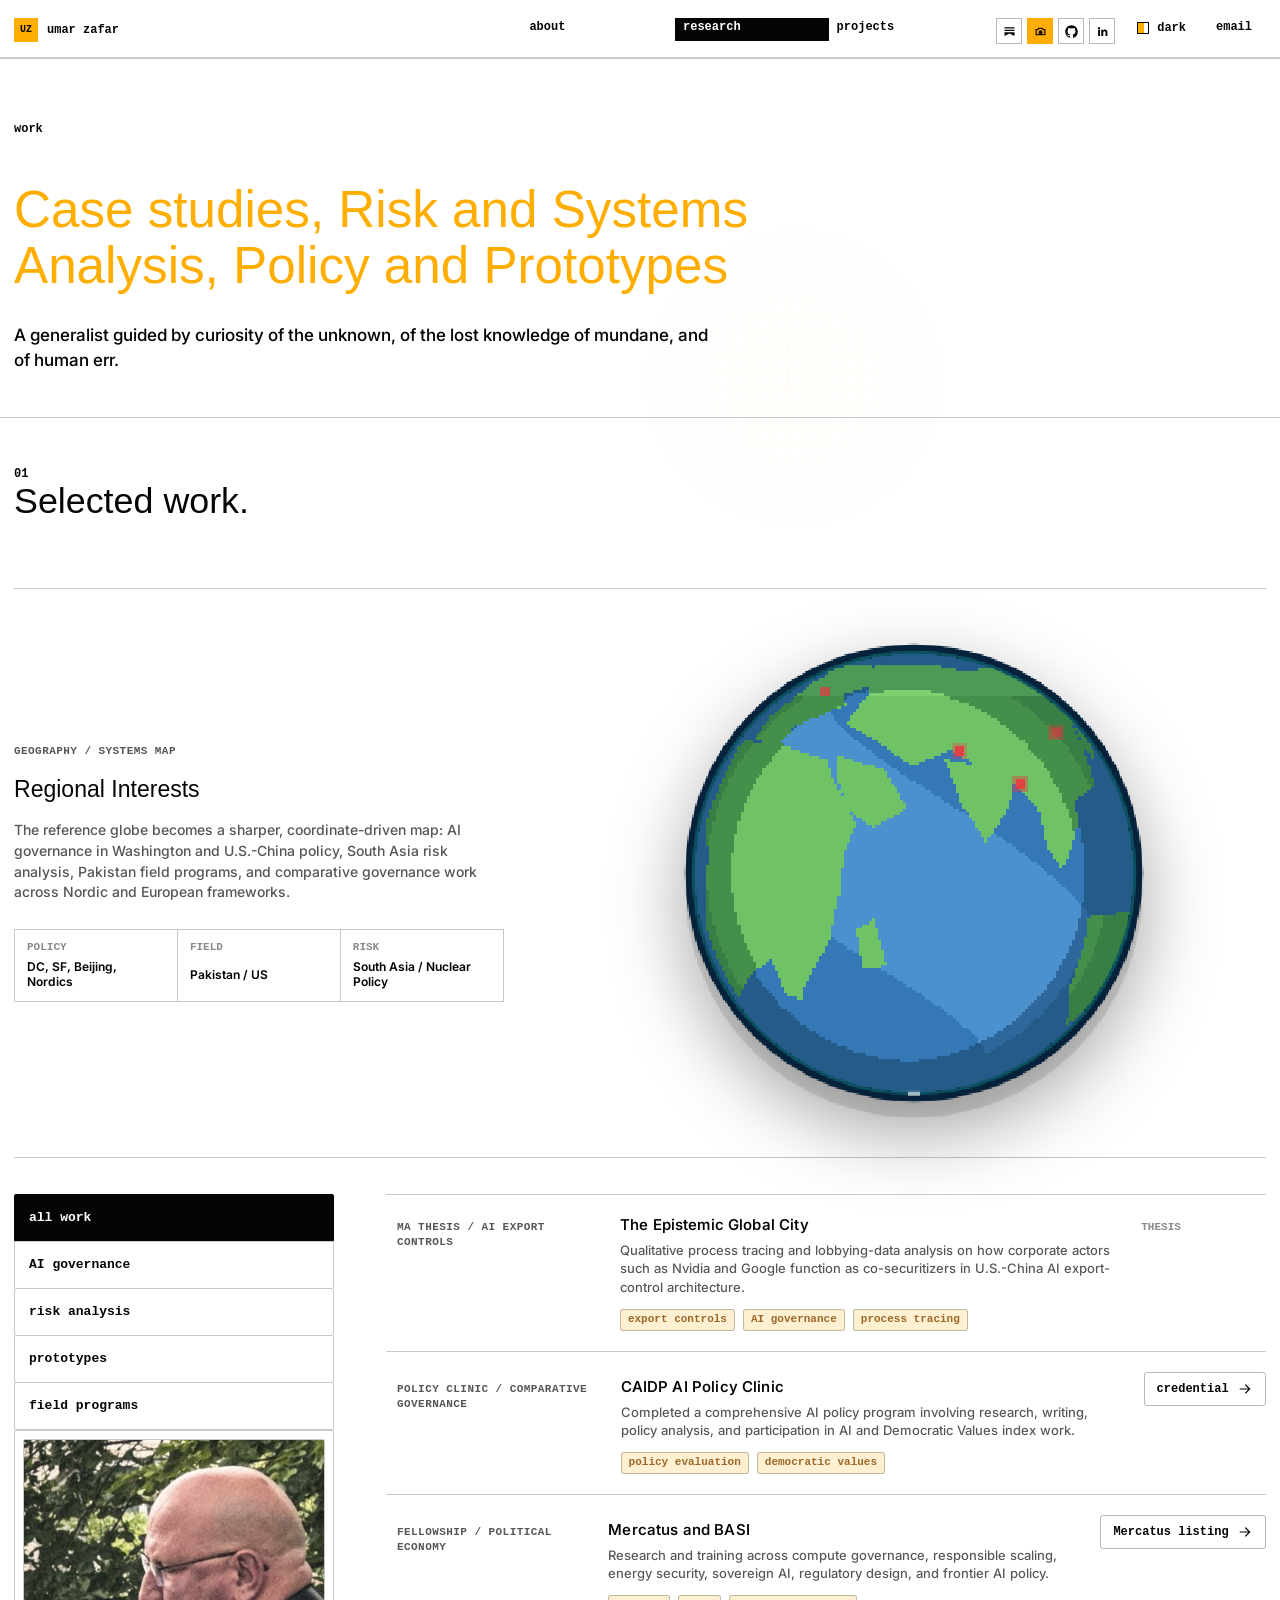
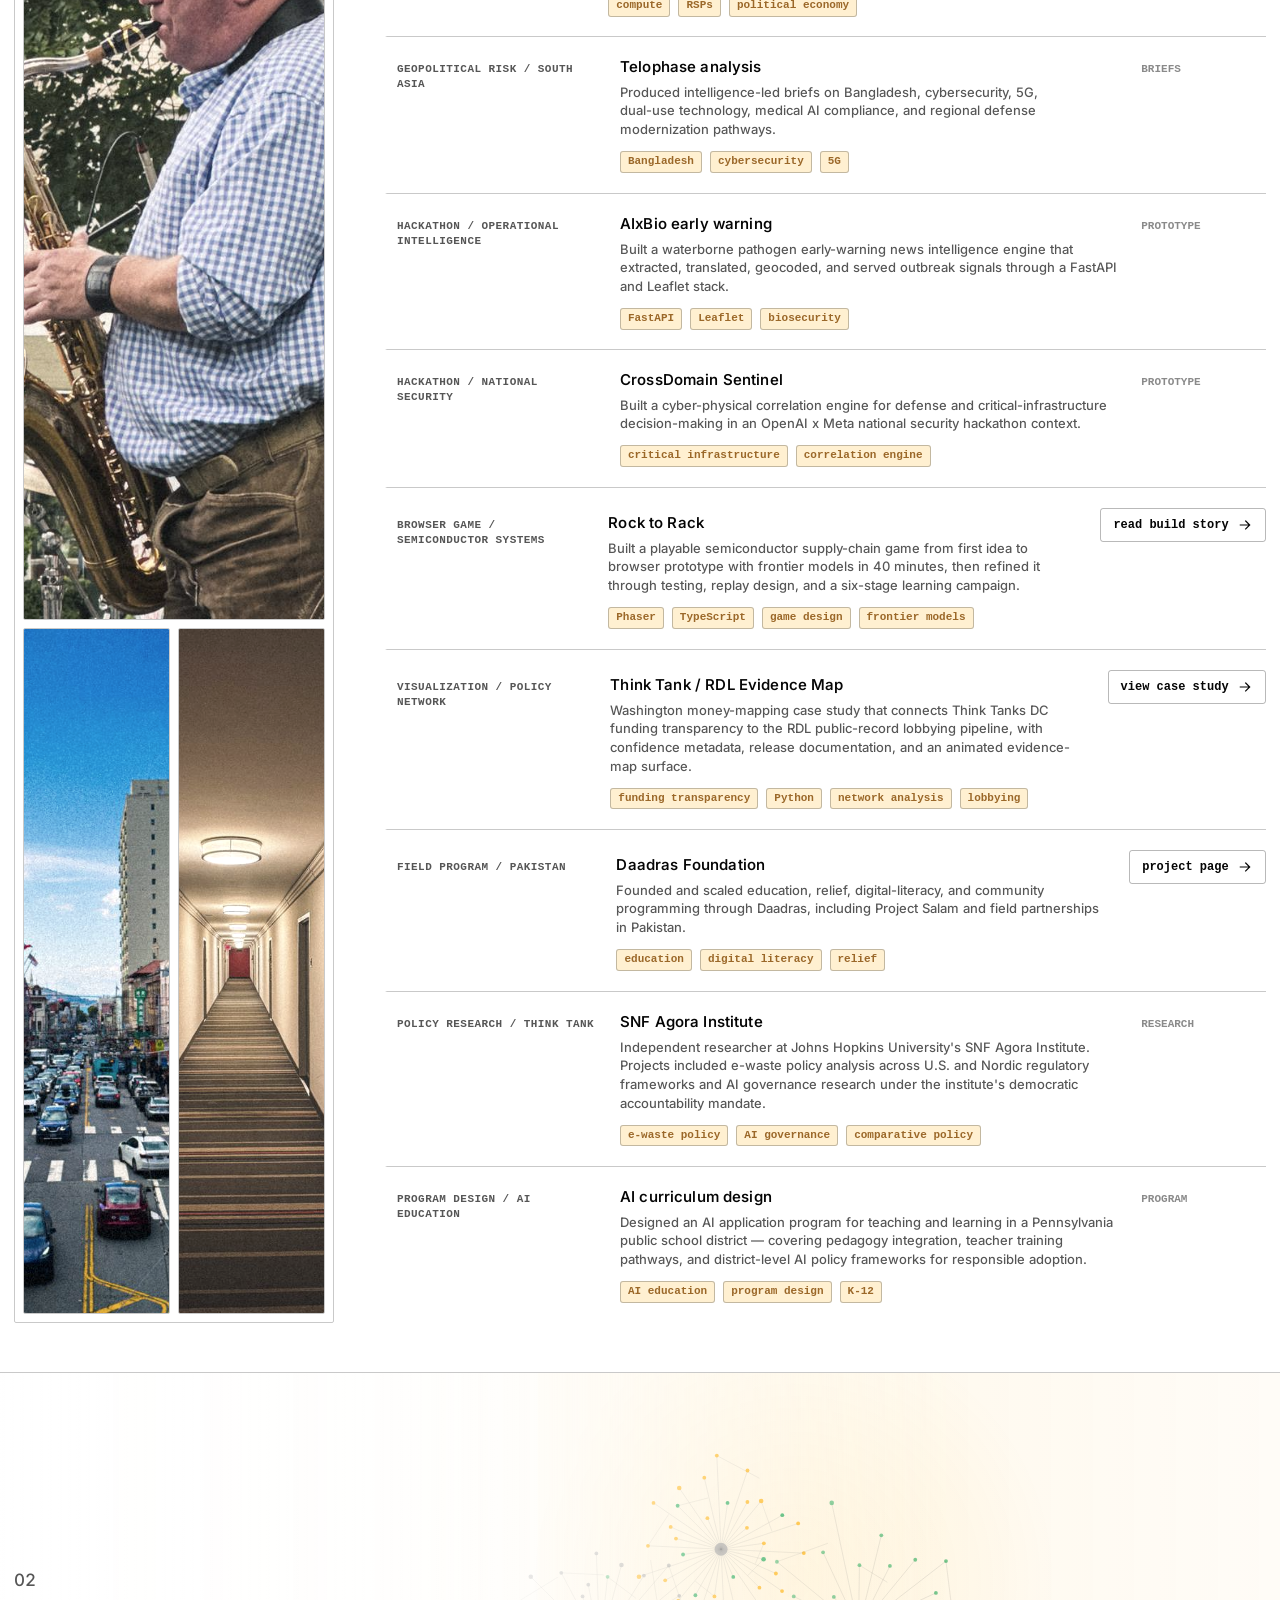
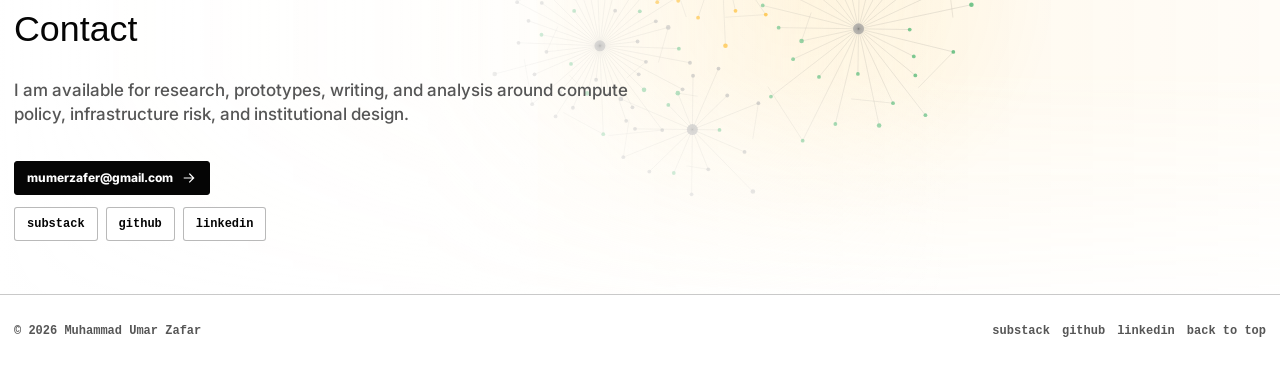
<file: work.html>
<!doctype html>
<html lang="en">
  <head>
    <meta charset="utf-8">
    <meta name="viewport" content="width=device-width, initial-scale=1">
    <meta
      name="description"
      content="Selected work by Muhammad Umar Zafar across AI governance, geopolitical risk, technical prototypes, and public-interest programs."
    >
    <title>Work - Muhammad Umar Zafar</title>
    <link rel="icon" href="data:image/svg+xml,%3Csvg xmlns='http://www.w3.org/2000/svg' viewBox='0 0 64 64'%3E%3Crect width='64' height='64' fill='%23ffffff'/%3E%3Cpath d='M12 18v17c0 9 6 14 15 14s15-5 15-14V18h-8v17c0 4-3 7-7 7s-7-3-7-7V18zM46 18h8L41 49h-8z' fill='%23ffae00'/%3E%3C/svg%3E">
    <link rel="preconnect" href="https://fonts.googleapis.com">
    <link rel="preconnect" href="https://fonts.gstatic.com" crossorigin>
    <link href="https://fonts.googleapis.com/css2?family=Inter:ital,opsz,wght@0,14..32,100..900;1,14..32,100..900&display=swap" rel="stylesheet">
    <script src="theme-boot.js?v=20260706"></script>
    <link rel="stylesheet" href="styles.css?v=20260706">
  </head>
  <body>
    <a class="skip-link" href="#main">Skip to main content</a>
    <div class="grid-field" aria-hidden="true"></div>
    <canvas id="signal-canvas" aria-hidden="true"></canvas>
    <div class="column-rules" aria-hidden="true"><span></span><span></span><span></span></div>

    <header class="site-header">
      <a class="brand" href="index.html" aria-label="Muhammad Umar Zafar home">
        <span class="brand-mark" aria-hidden="true">UZ</span>
        <span>umar zafar</span>
      </a>
      <nav class="site-nav" aria-label="Primary navigation">
        <a href="about.html">about</a>
        <div class="nav-menu nav-menu--research">
          <button class="nav-menu__trigger" type="button" aria-haspopup="true" aria-expanded="false">research</button>
          <div class="nav-menu__panel" role="menu" aria-label="Research pages">
            <a role="menuitem" href="work.html" aria-current="page">work</a>
            <a role="menuitem" href="writing.html">writing</a>
          </div>
        </div>
        <div class="nav-menu nav-menu--projects">
          <button class="nav-menu__trigger" type="button" aria-haspopup="true" aria-expanded="false">projects</button>
          <div class="nav-menu__panel" role="menu" aria-label="Project pages">
            <a role="menuitem" href="projects.html">overview</a>
            <a role="menuitem" href="daadras.html">Daadras Foundation</a>
            <a role="menuitem" href="davis-project.html">Davis Projects for Peace</a>
            <a role="menuitem" href="think-tank.html">Think Tank / RDL</a>
            <a role="menuitem" href="rock-to-rack.html">Rock to Rack</a>
          </div>
        </div>
      </nav>
      <div class="header-social" aria-label="Social links">
        <a class="header-social-link" href="https://substack.com/@omarzafar" target="_blank" rel="noopener noreferrer" aria-label="Substack">
          <svg aria-hidden="true" viewBox="0 0 24 24">
            <path d="M4 5h16v2H4zM4 9h16v2H4zM4 13h16v6l-8-4-8 4z"></path>
          </svg>
        </a>
        <a class="header-social-link header-social-link--photography" href="photography.html" aria-label="Photography">
          <svg aria-hidden="true" viewBox="0 0 24 24">
            <path d="M4 8h3l1.6-2h6.8L17 8h3v10H4zM6 10v6h12v-6h-2.1l-1.6-2H9.7L8.1 10z"></path>
            <circle cx="12" cy="13" r="3.2"></circle>
          </svg>
        </a>
        <a class="header-social-link" href="https://github.com/Omarzaf" target="_blank" rel="noopener noreferrer" aria-label="GitHub">
          <svg aria-hidden="true" viewBox="0 0 24 24">
            <path d="M12 2C6.48 2 2 6.58 2 12.24c0 4.52 2.86 8.35 6.83 9.71.5.09.68-.22.68-.49v-1.9c-2.78.62-3.37-1.22-3.37-1.22-.45-1.18-1.11-1.49-1.11-1.49-.91-.64.07-.63.07-.63 1 .07 1.53 1.06 1.53 1.06.9 1.56 2.35 1.11 2.92.85.09-.66.35-1.11.64-1.37-2.22-.26-4.55-1.14-4.55-5.06 0-1.12.39-2.03 1.03-2.75-.1-.26-.45-1.3.1-2.71 0 0 .84-.28 2.75 1.05A9.26 9.26 0 0 1 12 6.95c.85 0 1.7.12 2.5.35 1.9-1.33 2.74-1.05 2.74-1.05.55 1.41.2 2.45.1 2.71.64.72 1.03 1.63 1.03 2.75 0 3.93-2.34 4.8-4.57 5.05.36.32.68.94.68 1.9v2.8c0 .27.18.59.69.49A10.13 10.13 0 0 0 22 12.24C22 6.58 17.52 2 12 2z"></path>
          </svg>
        </a>
        <a class="header-social-link" href="https://www.linkedin.com/in/umarzafar1" target="_blank" rel="noopener noreferrer" aria-label="LinkedIn">
          <svg aria-hidden="true" viewBox="0 0 24 24">
            <path d="M5 9h3v10H5zM6.5 4.8a1.8 1.8 0 1 1 0 3.6 1.8 1.8 0 0 1 0-3.6zM10 9h2.9v1.4h.1c.4-.8 1.4-1.7 3-1.7 3.2 0 3.8 2.1 3.8 4.9V19h-3v-4.8c0-1.2 0-2.7-1.7-2.7s-1.9 1.3-1.9 2.6V19H10z"></path>
          </svg>
        </a>
      </div>
      <button class="theme-toggle" type="button" data-theme-toggle aria-label="Switch to dark mode" aria-pressed="false">
        <span class="theme-toggle-icon" aria-hidden="true"></span>
        <span data-theme-label>dark</span>
      </button>
      <a class="header-action" href="mailto:mumerzafer@gmail.com">email</a>
    </header>

    <main id="main">
      <section class="page-hero" aria-labelledby="work-title">
        <div class="page-hero-copy reveal">
          <p class="section-number">work</p>
          <h1 id="work-title" class="page-title">Case studies, Risk and Systems Analysis, Policy and Prototypes</h1>
          <p class="page-body">
            A generalist guided by curiosity of the unknown, of the lost knowledge of mundane, and
            of human err.
          </p>
        </div>
      </section>

      <section class="panel-section" aria-labelledby="case-title" data-filter-group>
        <p class="section-number section-kicker reveal">01</p>
        <div class="section-title reveal">
          <h2 id="case-title">Selected work.</h2>
        </div>

        <div class="work-globe reveal" aria-labelledby="work-globe-title">
          <div class="work-globe__copy">
            <span class="entry-label">geography / systems map</span>
            <h3 id="work-globe-title">Regional Interests</h3>
            <p>
              The reference globe becomes a sharper, coordinate-driven map: AI governance in
              Washington and U.S.-China policy, South Asia risk analysis, Pakistan field programs,
              and comparative governance work across Nordic and European frameworks.
            </p>
            <dl class="work-globe__facts" aria-label="Mapped work signals">
              <div>
                <dt>policy</dt>
                <dd>DC, SF, Beijing, Nordics</dd>
              </div>
              <div>
                <dt>field</dt>
                <dd>Pakistan / US</dd>
              </div>
              <div>
                <dt>risk</dt>
                <dd>South Asia / Nuclear Policy</dd>
              </div>
            </dl>
          </div>
          <div class="work-globe__stage">
            <canvas
              class="policy-globe"
              data-policy-globe
              width="320"
              height="320"
              role="img"
              aria-label="Animated pixel globe showing policy, field, and risk reference points for the work below."
            >
              Animated pixel globe showing the mapped work reference points.
            </canvas>
            <div class="work-globe__markers" hidden>
              <span data-lat="38.9072" data-lon="-77.0369"></span>
              <span data-lat="39.9042" data-lon="116.4074"></span>
              <span data-lat="55.6761" data-lon="12.5683"></span>
              <span data-lat="37.7749" data-lon="-122.4194"></span>
              <span data-lat="33.6844" data-lon="73.0479"></span>
              <span data-lat="23.8103" data-lon="90.4125"></span>
            </div>
          </div>
        </div>

        <div class="filter-panel">
          <div class="filter-list filter-list--visual reveal" aria-label="Filter selected work">
            <button class="filter-button is-active" type="button" aria-pressed="true" data-filter-control="all">all work</button>
            <button class="filter-button" type="button" aria-pressed="false" data-filter-control="ai">AI governance</button>
            <button class="filter-button" type="button" aria-pressed="false" data-filter-control="risk">risk analysis</button>
            <button class="filter-button" type="button" aria-pressed="false" data-filter-control="prototype">prototypes</button>
            <button class="filter-button" type="button" aria-pressed="false" data-filter-control="impact">field programs</button>
            <div class="filter-visual-strip" aria-label="Work reference photographs">
              <figure class="filter-visual-strip__item filter-visual-strip__item--wide">
                <img src="photos/thumb/img-5193.jpg" alt="Blue and white architectural scene with quiet urban geometry">
              </figure>
              <figure class="filter-visual-strip__item">
                <img src="photos/thumb/img-5024.jpg" alt="Low, moody street-facing frame with layered architectural texture">
              </figure>
              <figure class="filter-visual-strip__item">
                <img src="photos/thumb/img-7627.jpg" alt="Quiet interior study with layered light and texture">
              </figure>
            </div>
          </div>

          <div class="filtered-grid">
            <article class="entry-row reveal" data-filter-item="ai risk">
              <span class="entry-label">MA thesis / AI export controls</span>
              <div>
                <strong class="entry-title">The Epistemic Global City</strong>
                <p class="entry-body">
                  Qualitative process tracing and lobbying-data analysis on how corporate actors such
                  as Nvidia and Google function as co-securitizers in U.S.-China AI export-control
                  architecture.
                </p>
                <div class="tag-row" aria-label="Tags">
                  <span>export controls</span>
                  <span>AI governance</span>
                  <span>process tracing</span>
                </div>
              </div>
              <span class="entry-meta">thesis</span>
            </article>

            <article class="entry-row reveal" data-filter-item="ai">
              <span class="entry-label">policy clinic / comparative governance</span>
              <div>
                <strong class="entry-title">CAIDP AI Policy Clinic</strong>
                <p class="entry-body">
                  Completed a comprehensive AI policy program involving research, writing, policy
                  analysis, and participation in AI and Democratic Values index work.
                </p>
                <div class="tag-row" aria-label="Tags">
                  <span>policy evaluation</span>
                  <span>democratic values</span>
                </div>
              </div>
              <a class="source-link" href="https://credsverse.com/credentials/9c8f99b4-8f7f-4e11-8786-4642e0465a35">
                credential
                <svg aria-hidden="true" viewBox="0 0 24 24"><path d="M5 12h13M13 6l6 6-6 6"></path></svg>
              </a>
            </article>

            <article class="entry-row reveal" data-filter-item="ai risk">
              <span class="entry-label">fellowship / political economy</span>
              <div>
                <strong class="entry-title">Mercatus and BASI</strong>
                <p class="entry-body">
                  Research and training across compute governance, responsible scaling, energy security,
                  sovereign AI, regulatory design, and frontier AI policy.
                </p>
                <div class="tag-row" aria-label="Tags">
                  <span>compute</span>
                  <span>RSPs</span>
                  <span>political economy</span>
                </div>
              </div>
              <a class="source-link" href="https://www.mercatus.org/students/frederic-bastiat-fellows">
                Mercatus listing
                <svg aria-hidden="true" viewBox="0 0 24 24"><path d="M5 12h13M13 6l6 6-6 6"></path></svg>
              </a>
            </article>

            <article class="entry-row reveal" data-filter-item="risk">
              <span class="entry-label">geopolitical risk / South Asia</span>
              <div>
                <strong class="entry-title">Telophase analysis</strong>
                <p class="entry-body">
                  Produced intelligence-led briefs on Bangladesh, cybersecurity, 5G, dual-use technology,
                  medical AI compliance, and regional defense modernization pathways.
                </p>
                <div class="tag-row" aria-label="Tags">
                  <span>Bangladesh</span>
                  <span>cybersecurity</span>
                  <span>5G</span>
                </div>
              </div>
              <span class="entry-meta">briefs</span>
            </article>

            <article class="entry-row reveal" data-filter-item="prototype ai">
              <span class="entry-label">hackathon / operational intelligence</span>
              <div>
                <strong class="entry-title">AIxBio early warning</strong>
                <p class="entry-body">
                  Built a waterborne pathogen early-warning news intelligence engine that extracted,
                  translated, geocoded, and served outbreak signals through a FastAPI and Leaflet stack.
                </p>
                <div class="tag-row" aria-label="Tags">
                  <span>FastAPI</span>
                  <span>Leaflet</span>
                  <span>biosecurity</span>
                </div>
              </div>
              <span class="entry-meta">prototype</span>
            </article>

            <article class="entry-row reveal" data-filter-item="prototype risk">
              <span class="entry-label">hackathon / national security</span>
              <div>
                <strong class="entry-title">CrossDomain Sentinel</strong>
                <p class="entry-body">
                  Built a cyber-physical correlation engine for defense and critical-infrastructure
                  decision-making in an OpenAI x Meta national security hackathon context.
                </p>
                <div class="tag-row" aria-label="Tags">
                  <span>critical infrastructure</span>
                  <span>correlation engine</span>
                </div>
              </div>
              <span class="entry-meta">prototype</span>
            </article>

            <article class="entry-row reveal" data-filter-item="prototype ai">
              <span class="entry-label">browser game / semiconductor systems</span>
              <div>
                <strong class="entry-title">Rock to Rack</strong>
                <p class="entry-body">
                  Built a playable semiconductor supply-chain game from first idea to browser
                  prototype with frontier models in 40 minutes, then refined it through testing,
                  replay design, and a six-stage learning campaign.
                </p>
                <div class="tag-row" aria-label="Tags">
                  <span>Phaser</span>
                  <span>TypeScript</span>
                  <span>game design</span>
                  <span>frontier models</span>
                </div>
              </div>
              <a class="source-link" href="rock-to-rack.html">
                read build story
                <svg aria-hidden="true" viewBox="0 0 24 24"><path d="M5 12h13M13 6l6 6-6 6"></path></svg>
              </a>
            </article>

            <article class="entry-row reveal" data-filter-item="prototype ai risk">
              <span class="entry-label">visualization / policy network</span>
              <div>
                <strong class="entry-title">Think Tank / RDL Evidence Map</strong>
                <p class="entry-body">
                  Washington money-mapping case study that connects Think Tanks DC funding
                  transparency to the RDL public-record lobbying pipeline, with confidence metadata,
                  release documentation, and an animated evidence-map surface.
                </p>
                <div class="tag-row" aria-label="Tags">
                  <span>funding transparency</span>
                  <span>Python</span>
                  <span>network analysis</span>
                  <span>lobbying</span>
                </div>
              </div>
              <a class="source-link" href="think-tank.html">
                view case study
                <svg aria-hidden="true" viewBox="0 0 24 24"><path d="M5 12h13M13 6l6 6-6 6"></path></svg>
              </a>
            </article>

            <article class="entry-row reveal" data-filter-item="impact">
              <span class="entry-label">field program / Pakistan</span>
              <div>
                <strong class="entry-title">Daadras Foundation</strong>
                <p class="entry-body">
                  Founded and scaled education, relief, digital-literacy, and community programming
                  through Daadras, including Project Salam and field partnerships in Pakistan.
                </p>
                <div class="tag-row" aria-label="Tags">
                  <span>education</span>
                  <span>digital literacy</span>
                  <span>relief</span>
                </div>
              </div>
              <a class="source-link" href="daadras.html">
                project page
                <svg aria-hidden="true" viewBox="0 0 24 24"><path d="M5 12h13M13 6l6 6-6 6"></path></svg>
              </a>
            </article>

            <article class="entry-row reveal" data-filter-item="ai risk">
              <span class="entry-label">policy research / think tank</span>
              <div>
                <strong class="entry-title">SNF Agora Institute</strong>
                <p class="entry-body">
                  Independent researcher at Johns Hopkins University's SNF Agora Institute. Projects
                  included e-waste policy analysis across U.S. and Nordic regulatory frameworks and
                  AI governance research under the institute's democratic accountability mandate.
                </p>
                <div class="tag-row" aria-label="Tags">
                  <span>e-waste policy</span>
                  <span>AI governance</span>
                  <span>comparative policy</span>
                </div>
              </div>
              <span class="entry-meta">research</span>
            </article>

            <article class="entry-row reveal" data-filter-item="ai impact">
              <span class="entry-label">program design / AI education</span>
              <div>
                <strong class="entry-title">AI curriculum design</strong>
                <p class="entry-body">
                  Designed an AI application program for teaching and learning in a Pennsylvania
                  public school district — covering pedagogy integration, teacher training pathways,
                  and district-level AI policy frameworks for responsible adoption.
                </p>
                <div class="tag-row" aria-label="Tags">
                  <span>AI education</span>
                  <span>program design</span>
                  <span>K-12</span>
                </div>
              </div>
              <span class="entry-meta">program</span>
            </article>

            <p class="small-note" data-filter-empty hidden>No work items match this filter.</p>
          </div>
        </div>
      </section>

      <section class="contact-section work-contact-section" aria-labelledby="contact-title" data-contact-animation>
        <div class="contact-field" aria-hidden="true">
          <canvas data-contact-field></canvas>
        </div>
        <div class="contact-copy work-contact-copy reveal">
          <p class="section-number work-contact-number">02</p>
          <h2 id="contact-title">Contact</h2>
          <p>
            I am available for research, prototypes, writing, and analysis around compute policy,
            infrastructure risk, and institutional design.
          </p>
          <a class="contact-link" href="mailto:mumerzafer@gmail.com">
            mumerzafer@gmail.com
            <svg aria-hidden="true" viewBox="0 0 24 24"><path d="M5 12h13M13 6l6 6-6 6"></path></svg>
          </a>
          <div class="social-links" aria-label="Social links">
            <a class="social-link" href="https://substack.com/@omarzafar" target="_blank" rel="noopener noreferrer">substack</a>
            <a class="social-link" href="https://github.com/Omarzaf" target="_blank" rel="noopener noreferrer">github</a>
            <a class="social-link" href="https://www.linkedin.com/in/umarzafar1" target="_blank" rel="noopener noreferrer">linkedin</a>
          </div>
        </div>
      </section>
    </main>

    <footer class="site-footer">
      <p>&copy; 2026 Muhammad Umar Zafar</p>
      <div class="footer-links" aria-label="Footer links">
        <a href="https://substack.com/@omarzafar" target="_blank" rel="noopener noreferrer">substack</a>
        <a href="https://github.com/Omarzaf" target="_blank" rel="noopener noreferrer">github</a>
        <a href="https://www.linkedin.com/in/umarzafar1" target="_blank" rel="noopener noreferrer">linkedin</a>
        <a href="#main">back to top</a>
      </div>
    </footer>
    <script src="script.js?v=20260706" defer></script>
  </body>
</html>
</file>
<file: styles.css>
:root {
  color-scheme: light;
  --bg: #ffffff;
  --text: #050505;
  --muted: #565656;
  --faint: #8a8a8a;
  --rule: #c9c9c9;
  --grid: rgba(5, 5, 5, 0.052);
  --grid-strong: rgba(5, 5, 5, 0.1);
  --accent: #ffae00;
  --accent-deep: #9b6829;
  --accent-press: #d89100;
  --accent-soft: rgba(255, 174, 0, 0.18);
  --availability-green: #16a34a;
  --availability-green-soft: rgba(22, 163, 74, 0.16);
  --signal: #ffae00;
  --signal-soft: rgba(255, 174, 0, 0.16);
  --cursor-x: 62%;
  --cursor-y: 42%;
  --cursor-gold-soft: rgba(255, 174, 0, 0.055);
  --surface: rgba(255, 255, 255, 0.84);
  --surface-solid: #f7f7f7;
  --header-bg: rgba(255, 255, 255, 0.92);
  --panel-bg: rgba(255, 255, 255, 0.9);
  --panel-grid: rgba(5, 5, 5, 0.08);
  --card-bg: rgba(255, 255, 255, 0.78);
  --card-hover: rgba(255, 255, 255, 0.94);
  --cell-border: rgba(5, 5, 5, 0.38);
  --control-border: rgba(5, 5, 5, 0.28);
  --tag-border: rgba(5, 5, 5, 0.24);
  --meta: rgba(5, 5, 5, 0.34);
  --shadow: rgba(5, 5, 5, 0.09);
  --max: 1920px;
  --content: 1180px;
  --gutter: 14px;
  --header-height: 58px;
  --grid-step: 10px;
  --grid-major: 50px;
  --tension: 0.24;
  --font-display: "Helvetica Neue", Helvetica, Arial, ui-sans-serif, system-ui, -apple-system, BlinkMacSystemFont, "Segoe UI", sans-serif;
  --font-text: Inter, "Helvetica Neue", Helvetica, Arial, ui-sans-serif, system-ui, -apple-system, BlinkMacSystemFont, "Segoe UI", sans-serif;
  --font-mono: "SFMono-Regular", "Roboto Mono", "Courier New", monospace;
  --measure: 64ch;
  --motion-duration: 560ms;
  --motion-ease: cubic-bezier(0.22, 1, 0.36, 1);
  --motion-stagger: 45ms;
}

html[data-theme="dark"] {
  color-scheme: dark;
  --bg: #050505;
  --text: #f7f3ea;
  --muted: #b9b1a4;
  --faint: #7d766c;
  --rule: rgba(247, 243, 234, 0.24);
  --grid: rgba(247, 243, 234, 0.055);
  --grid-strong: rgba(247, 243, 234, 0.115);
  --accent: #ffb31a;
  --accent-deep: #ffd06b;
  --accent-press: #e09500;
  --accent-soft: rgba(255, 179, 26, 0.22);
  --availability-green: #22c55e;
  --availability-green-soft: rgba(34, 197, 94, 0.2);
  --signal: #ffb31a;
  --signal-soft: rgba(255, 179, 26, 0.2);
  --cursor-gold-soft: rgba(255, 179, 26, 0.08);
  --surface: rgba(9, 9, 8, 0.84);
  --surface-solid: #12110f;
  --header-bg: rgba(5, 5, 5, 0.9);
  --panel-bg: rgba(9, 9, 8, 0.88);
  --panel-grid: rgba(247, 243, 234, 0.11);
  --card-bg: rgba(12, 11, 10, 0.72);
  --card-hover: rgba(18, 17, 15, 0.95);
  --cell-border: rgba(247, 243, 234, 0.28);
  --control-border: rgba(247, 243, 234, 0.24);
  --tag-border: rgba(247, 243, 234, 0.24);
  --meta: rgba(247, 243, 234, 0.38);
  --shadow: rgba(0, 0, 0, 0.48);
}

* {
  box-sizing: border-box;
}

html {
  scroll-behavior: smooth;
  scroll-padding-top: calc(var(--header-height) + 24px);
  overflow-x: hidden;
}

body {
  min-width: 320px;
  margin: 0;
  overflow-x: hidden;
  background: var(--bg);
  color: var(--text);
  font-family: var(--font-text);
  font-size: 16px;
  line-height: 1.5;
  letter-spacing: 0;
  font-feature-settings: "kern" 1, "liga" 1, "calt" 1;
  font-kerning: normal;
  text-rendering: optimizeLegibility;
  -webkit-font-smoothing: antialiased;
}

body::selection {
  background: var(--accent);
  color: var(--text);
}

a {
  color: inherit;
  text-decoration: none;
}

h1,
h2,
h3,
h4,
p,
figure {
  margin: 0;
}

ul,
ol {
  margin: 0;
  padding: 0;
}

li {
  list-style: none;
}

button,
input {
  font: inherit;
}

button {
  color: inherit;
}

img {
  display: block;
  max-width: 100%;
}

.mono,
.skip-link,
.site-header,
.section-number,
.logo-banner,
.button,
.social-link,
.theme-toggle,
.tag-row,
.source-link,
.footer-links,
.site-footer,
.filter-button,
.fact-list,
.small-note {
  font-family: var(--font-mono);
  font-feature-settings: "case" 1, "tnum" 1;
  font-variant-numeric: tabular-nums;
}

.skip-link {
  position: fixed;
  top: 8px;
  left: 8px;
  z-index: 50;
  transform: translateY(-170%);
  background: var(--text);
  color: var(--bg);
  padding: 8px 10px;
  font-size: 12px;
  font-weight: 800;
}

.skip-link:focus {
  transform: translateY(0);
}

:focus-visible {
  outline: 2px solid var(--accent);
  outline-offset: 4px;
}

#signal-canvas {
  position: fixed;
  inset: 0;
  pointer-events: none;
}

.grid-field,
.column-rules {
  display: none;
}

#signal-canvas {
  z-index: 1;
  opacity: 0.95;
  mix-blend-mode: multiply;
}

html[data-theme="dark"] #signal-canvas {
  opacity: 0.9;
  mix-blend-mode: screen;
}

.site-header,
main,
.site-footer {
  position: relative;
  z-index: 3;
}

.site-header {
  position: sticky;
  top: 0;
  z-index: 20;
  display: grid;
  grid-template-columns: 1fr auto max-content max-content minmax(58px, max-content);
  align-items: start;
  gap: 14px;
  width: min(var(--max), 100%);
  min-height: var(--header-height);
  margin: 0 auto;
  border-bottom: 1px solid var(--rule);
  background: var(--header-bg);
  backdrop-filter: blur(14px);
  padding: 18px var(--gutter) 0;
  font-size: clamp(12px, 0.86vw, 15px);
  font-weight: 760;
  line-height: 1;
}

.brand,
.site-nav,
.header-social,
.theme-toggle,
.header-action {
  min-height: 24px;
}

.brand {
  display: inline-flex;
  width: max-content;
  align-items: center;
  gap: 9px;
}

.brand-mark {
  display: inline-grid;
  width: 24px;
  height: 24px;
  place-items: center;
  background: var(--signal);
  color: var(--text);
  font-size: 10px;
  line-height: 1;
}

.site-nav {
  display: grid;
  grid-template-columns: repeat(3, minmax(68px, 1fr));
  width: min(36vw, 520px);
}

.site-nav a,
.nav-menu__trigger,
.theme-toggle,
.header-action {
  position: relative;
  padding: 3px 8px 8px;
}

.nav-menu {
  position: relative;
  min-width: 0;
}

.nav-menu__trigger {
  display: block;
  width: 100%;
  border: 0;
  background: transparent;
  color: inherit;
  font: inherit;
  text-align: left;
  text-transform: inherit;
  cursor: default;
}

.nav-menu__panel {
  position: absolute;
  top: calc(100% + 2px);
  left: 0;
  z-index: 30;
  display: grid;
  min-width: 116px;
  border: 1px solid var(--rule);
  background: var(--panel-bg);
  box-shadow: 0 16px 44px -28px var(--shadow);
  opacity: 0;
  pointer-events: none;
  transform: translateY(-4px);
  transition: opacity 160ms ease, transform 160ms ease;
}

.nav-menu--projects .nav-menu__panel {
  right: 0;
  left: auto;
  min-width: 218px;
}

html:not(.js) .nav-menu:hover .nav-menu__panel,
.nav-menu.is-open .nav-menu__panel {
  opacity: 1;
  pointer-events: auto;
  transform: translateY(0);
}

.nav-menu__panel a {
  display: flex;
  align-items: center;
  min-height: 30px;
  border-top: 1px solid var(--rule);
  background: var(--panel-bg);
  padding: 6px 10px;
  font-size: 12px;
  line-height: 1.12;
  white-space: nowrap;
}

.nav-menu__panel a:first-child {
  border-top: 0;
}

.header-social {
  display: inline-flex;
  align-items: center;
  gap: 5px;
  justify-self: end;
}

.header-social-link {
  display: inline-grid;
  width: 26px;
  height: 26px;
  place-items: center;
  border: 1px solid var(--control-border);
  background: var(--surface);
  color: var(--text);
}

.header-social-link svg {
  width: 15px;
  height: 15px;
  fill: currentColor;
}

.header-social-link--photography {
  border-color: var(--signal);
  background: var(--signal);
  color: #171003;
}

.header-social-link--photography[aria-current="page"] {
  box-shadow: inset 0 0 0 1px var(--text);
}

.header-social-link--photography:hover,
.header-social-link--photography:focus-visible {
  border-color: var(--text);
  background: var(--text);
  color: var(--signal);
}

.brand span:last-child,
.site-nav a,
.nav-menu__trigger,
.theme-toggle,
.header-action,
.button,
.contact-link,
.social-link,
.source-link,
.filter-button,
.tab-button {
  letter-spacing: 0;
}

.site-nav a:hover,
.site-nav a:focus-visible,
.site-nav a[aria-current="page"],
html:not(.js) .nav-menu:hover .nav-menu__trigger,
.nav-menu.is-open .nav-menu__trigger,
.nav-menu__trigger:focus-visible,
.nav-menu:has(.nav-menu__panel a[aria-current="page"]) .nav-menu__trigger,
.nav-menu__panel a:hover,
.nav-menu__panel a:focus-visible,
.nav-menu__panel a[aria-current="page"],
.header-social-link:hover,
.header-social-link:focus-visible,
.theme-toggle:hover,
.theme-toggle:focus-visible,
.header-action:hover,
.header-action:focus-visible {
  background: var(--text);
  color: var(--bg);
  outline: 0;
}

.theme-toggle {
  display: inline-flex;
  align-items: center;
  justify-self: end;
  gap: 8px;
  border: 0;
  background: transparent;
  cursor: pointer;
  font-size: inherit;
  font-weight: 780;
  line-height: 1;
}

.theme-toggle-icon {
  display: inline-block;
  width: 12px;
  height: 12px;
  border: 1px solid currentColor;
  background: var(--signal);
  box-shadow: inset -4px 0 0 var(--bg);
}

.theme-toggle[aria-pressed="true"] .theme-toggle-icon {
  background: var(--text);
  box-shadow: inset 4px 0 0 var(--signal);
}

.hero,
.page-hero,
.panel-section,
.feature-section,
.contact-section,
.site-footer {
  width: min(var(--max), 100%);
  margin: 0 auto;
  padding-inline: var(--gutter);
}

.hero,
.page-hero,
.panel-section,
.feature-section,
.contact-section {
  position: relative;
  display: grid;
  grid-template-columns: repeat(4, minmax(0, 1fr));
  gap: 0;
  border-top: 1px solid var(--rule);
}

.hero {
  min-height: clamp(460px, calc(100svh - var(--header-height) - 142px), 640px);
  overflow: hidden;
  align-items: end;
  column-gap: clamp(28px, 5vw, 90px);
  padding-top: clamp(28px, 5vh, 60px);
  padding-bottom: clamp(18px, 3vh, 40px);
  border-top: 0;
}

.hero-copy {
  grid-column: 1 / 3;
  align-self: center;
  padding-bottom: 0;
  position: relative;
  z-index: 2;
}

.hero-copy h1 {
  max-width: 12.2em;
}

.hero-visual {
  grid-column: 3 / 5;
  display: grid;
  align-self: end;
  gap: 12px;
  min-width: 0;
  position: relative;
  z-index: 2;
}

.section-number {
  color: var(--text);
  font-size: clamp(12px, 0.82vw, 14px);
  font-weight: 760;
  line-height: 1.25;
}

.availability-status {
  display: inline-flex;
  align-items: center;
  gap: 8px;
  width: max-content;
  margin: 16px 0 0;
  color: var(--text);
  font-family: var(--font-mono);
  font-size: clamp(11px, 0.78vw, 13px);
  font-weight: 760;
  line-height: 1;
  text-decoration: none;
}

.availability-status:hover,
.availability-status:focus-visible {
  color: var(--text);
  text-decoration: underline;
  text-underline-offset: 3px;
}

.availability-light {
  width: 8px;
  height: 8px;
  border-radius: 999px;
  background: var(--availability-green);
  box-shadow: 0 0 0 3px var(--availability-green-soft);
  flex: 0 0 auto;
  animation: availability-pulse 2.4s ease-in-out infinite;
}

@keyframes availability-pulse {
  0%, 100% { box-shadow: 0 0 0 3px var(--availability-green-soft); opacity: 1; }
  50% { box-shadow: 0 0 0 6px var(--availability-green-soft), 0 0 12px var(--availability-green-soft); opacity: 0.85; }
}

h1,
.page-title {
  max-width: 1500px;
  margin-top: clamp(24px, 5vh, 64px);
  color: var(--accent);
  font-family: var(--font-display);
  font-size: clamp(32px, 4vw, 72px);
  font-weight: 400;
  line-height: 1.1;
  letter-spacing: 0;
  font-feature-settings: "kern" 1, "liga" 1, "calt" 1;
  text-wrap: balance;
}

.page-title {
  max-width: 1340px;
  font-size: clamp(32px, 4vw, 72px);
}

.hero-body,
.page-body {
  max-width: var(--measure);
  margin-top: clamp(24px, 3.2vh, 36px);
  margin-left: 0;
  padding-left: 0;
  color: var(--text);
  font-family: var(--font-text);
  font-size: clamp(17px, 1.15vw, 21px);
  font-weight: 520;
  line-height: 1.42;
  text-wrap: pretty;
}

.hero-actions {
  display: flex;
  flex-wrap: wrap;
  gap: 8px;
  margin-top: 28px;
  margin-left: 0;
  padding-left: 0;
}

.button,
.contact-link {
  display: inline-flex;
  align-items: center;
  justify-content: center;
  gap: 8px;
  min-height: 34px;
  border: 1px solid var(--control-border);
  border-radius: 3px;
  background: var(--surface);
  padding: 0 12px;
  font-size: 12px;
  font-weight: 780;
  line-height: 1;
  transition: background 160ms ease, color 160ms ease, transform 160ms ease, box-shadow 160ms ease;
}

.social-links {
  display: flex;
  flex-wrap: wrap;
  gap: 8px;
  margin-top: 12px;
}

.social-link {
  display: inline-flex;
  align-items: center;
  justify-content: center;
  min-height: 34px;
  border: 1px solid var(--control-border);
  border-radius: 3px;
  background: var(--surface);
  padding: 0 12px;
  font-size: 12px;
  font-weight: 780;
  line-height: 1;
  transition: background 160ms ease, color 160ms ease, transform 160ms ease, box-shadow 160ms ease;
}

.button svg,
.contact-link svg,
.source-link svg {
  width: 16px;
  height: 16px;
  fill: none;
  stroke: currentColor;
  stroke-linecap: square;
  stroke-linejoin: miter;
  stroke-width: 1.8;
}

.button-primary {
  border-color: var(--text);
  background: var(--text);
  color: var(--bg);
}

.button:hover,
.button:focus-visible,
.contact-link:hover,
.contact-link:focus-visible,
.social-link:hover,
.social-link:focus-visible,
.source-link:hover,
.source-link:focus-visible {
  transform: translateY(-2px);
}

.button:hover,
.button:focus-visible,
.contact-link:hover,
.contact-link:focus-visible,
.social-link:hover,
.social-link:focus-visible {
  box-shadow: 0 16px 34px -24px var(--shadow);
}

.button:not(.button-primary):hover,
.button:not(.button-primary):focus-visible,
.contact-link:hover,
.contact-link:focus-visible,
.social-link:hover,
.social-link:focus-visible {
  background: var(--text);
  color: var(--bg);
}

.button-primary:hover,
.button-primary:focus-visible {
  background: var(--text);
  border-color: var(--text);
  color: var(--bg);
  box-shadow: 0 0 24px -4px var(--accent-soft), 0 16px 34px -24px var(--shadow);
}

.logo-banner {
  position: relative;
  z-index: 4;
  display: grid;
  grid-template-columns: minmax(0, 1fr);
  align-items: stretch;
  width: min(var(--content), calc(100% - (var(--gutter) * 2)));
  margin: clamp(8px, 1.5vw, 18px) auto clamp(18px, 2vw, 32px);
  border: 1px solid color-mix(in srgb, var(--rule) 72%, transparent);
  background:
    linear-gradient(90deg, color-mix(in srgb, var(--panel-bg) 90%, var(--bg)) 0%, color-mix(in srgb, var(--surface) 74%, var(--bg)) 50%, color-mix(in srgb, var(--panel-bg) 90%, var(--bg)) 100%);
  box-shadow: inset 0 1px 0 color-mix(in srgb, var(--text) 7%, transparent), 0 18px 54px -44px var(--shadow);
  overflow: hidden;
}

.logo-banner__viewport {
  min-width: 0;
  overflow: hidden;
  mask-image: linear-gradient(90deg, transparent, #000 7%, #000 93%, transparent);
  -webkit-mask-image: linear-gradient(90deg, transparent, #000 7%, #000 93%, transparent);
}

.logo-banner__track {
  display: flex;
  width: max-content;
  animation: logo-roll 56s linear infinite;
  will-change: transform;
}

.logo-banner:hover .logo-banner__track,
.logo-banner:focus-within .logo-banner__track,
.logo-banner.is-paused .logo-banner__track {
  animation-play-state: paused;
}

.logo-banner__control {
  position: absolute;
  top: 8px;
  right: 8px;
  z-index: 2;
  display: inline-flex;
  min-height: 28px;
  align-items: center;
  justify-content: center;
  border: 1px solid var(--control-border);
  border-radius: 3px;
  background: var(--surface);
  padding: 0 9px;
  color: var(--text);
  font-family: var(--font-mono);
  font-size: 11px;
  font-weight: 780;
  line-height: 1;
  cursor: pointer;
}

.logo-banner__control:hover,
.logo-banner__control:focus-visible {
  background: var(--text);
  color: var(--bg);
  outline: 0;
}

.logo-banner__group {
  display: flex;
  flex: 0 0 auto;
  align-items: stretch;
}

.logo-tile {
  display: inline-flex;
  align-items: center;
  flex: 0 0 clamp(244px, 22vw, 324px);
  gap: 12px;
  min-width: 0;
  min-height: 74px;
  border-right: 1px solid color-mix(in srgb, var(--rule) 72%, transparent);
  background: transparent;
  padding: 12px 16px;
  color: var(--text);
  text-decoration: none;
  box-sizing: border-box;
  transition: background 180ms ease, color 180ms ease;
}

.logo-tile:hover,
.logo-tile:focus-visible {
  background: color-mix(in srgb, var(--text) 7%, transparent);
  outline: 1px solid color-mix(in srgb, var(--accent) 70%, transparent);
  outline-offset: -3px;
}

.logo-tile__mark {
  display: inline-grid;
  flex: 0 0 auto;
  width: 96px;
  height: 46px;
  place-items: center;
  border: 1px solid color-mix(in srgb, var(--rule) 72%, transparent);
  background: color-mix(in srgb, #ffffff 88%, var(--surface-solid));
  color: #050505;
  font-family: var(--font-mono);
  font-size: 10px;
  font-weight: 800;
  line-height: 1;
}

.logo-tile__mark img {
  width: 92%;
  max-height: 86%;
  filter: saturate(0.94) contrast(1.12);
  object-fit: contain;
}

.logo-tile__mark--text {
  background: color-mix(in srgb, var(--text) 88%, var(--accent) 12%);
  color: var(--bg);
  letter-spacing: 0.01em;
}

.logo-tile__copy {
  display: grid;
  gap: 4px;
  min-width: 0;
}

.logo-tile__copy strong {
  overflow: hidden;
  color: var(--text);
  font-family: var(--font-text);
  font-size: clamp(13px, 0.9vw, 15px);
  font-weight: 720;
  line-height: 1.14;
  text-wrap: balance;
  display: -webkit-box;
  -webkit-box-orient: vertical;
  -webkit-line-clamp: 2;
}

.logo-tile__copy em {
  color: var(--muted);
  font-family: var(--font-mono);
  font-size: 10px;
  font-style: normal;
  font-weight: 740;
  line-height: 1;
}

@keyframes logo-roll {
  from {
    transform: translate3d(0, 0, 0);
  }

  to {
    transform: translate3d(-50%, 0, 0);
  }
}

.page-hero {
  min-height: clamp(300px, 38vh, 460px);
  overflow: hidden;
  padding-top: clamp(44px, 7vh, 86px);
  padding-bottom: clamp(30px, 5vh, 62px);
}

.page-hero-copy {
  grid-column: 1 / 4;
  align-self: end;
}

.panel-section,
.feature-section,
.contact-section {
  padding-top: clamp(36px, 5.5vh, 72px);
  padding-bottom: clamp(36px, 5.5vh, 72px);
}

.section-title {
  grid-column: 1 / 5;
  margin-bottom: clamp(12px, 2.4vh, 28px);
}

h2 {
  max-width: 1260px;
  font-family: var(--font-display);
  font-size: clamp(22px, 2.8vw, 52px);
  font-weight: 420;
  line-height: 1.1;
  letter-spacing: 0;
  font-feature-settings: "kern" 1, "liga" 1, "calt" 1;
  text-wrap: balance;
}

h3 {
  font-family: var(--font-display);
  font-size: clamp(18px, 1.8vw, 32px);
  font-weight: 440;
  line-height: 1.1;
  letter-spacing: 0;
  text-wrap: balance;
}

.section-kicker {
  grid-column: 1;
}

.section-content {
  grid-column: 1 / 5;
  margin-top: clamp(22px, 4vh, 48px);
}

.feature-grid {
  grid-column: 1 / 5;
  display: grid;
  grid-template-columns: minmax(280px, 1fr) minmax(0, 2fr);
  gap: clamp(24px, 4vw, 76px);
  align-items: end;
}

.feature-grid > :only-child {
  grid-column: 1 / -1;
}

.feature-copy {
  display: grid;
  gap: 22px;
  align-content: end;
}

.feature-copy p,
.rich-copy p,
.body-copy {
  color: var(--muted);
  font-family: var(--font-text);
  font-size: clamp(15px, 1vw, 18px);
  font-weight: 500;
  line-height: 1.48;
  text-wrap: pretty;
}

.visual-panel {
  display: grid;
  gap: 10px;
  margin: 0;
  min-width: 0;
}

.visual-panel img {
  width: 100%;
  aspect-ratio: 16 / 9;
  border: 1px solid var(--rule);
  background: var(--surface-solid);
  object-fit: cover;
}

.visual-panel figcaption {
  display: flex;
  flex-wrap: wrap;
  gap: 6px 10px;
  color: var(--muted);
  font-family: var(--font-mono);
  font-size: 11px;
  font-weight: 740;
  line-height: 1.35;
}

.visual-panel figcaption span {
  color: var(--text);
}

.fact-strip {
  display: grid;
  gap: 0;
  border-top: 1px solid var(--rule);
  border-left: 1px solid var(--rule);
}

.fact-strip {
  grid-template-columns: repeat(3, minmax(0, 1fr));
}

.fact-strip div {
  display: grid;
  gap: 8px;
  min-width: 0;
  border-right: 1px solid var(--rule);
  border-bottom: 1px solid var(--rule);
  background: var(--panel-bg);
  padding: clamp(10px, 1.4vw, 16px);
}

.fact-strip span {
  color: var(--faint);
  font-family: var(--font-mono);
  font-size: 11px;
  font-weight: 760;
  line-height: 1;
  text-transform: uppercase;
}

.fact-strip strong {
  color: var(--text);
  font-family: var(--font-text);
  font-size: clamp(13px, 0.95vw, 16px);
  font-weight: 620;
  line-height: 1.2;
}

.project-card-grid {
  display: grid;
  grid-template-columns: repeat(3, minmax(0, 1fr));
  gap: var(--gutter);
}

.project-card {
  display: grid;
  grid-template-rows: auto 1fr auto;
  gap: 16px;
  min-width: 0;
  border: 1px solid var(--rule);
  background: var(--panel-bg);
  padding: clamp(10px, 1.6vw, 18px);
}

.project-card__media {
  margin: 0;
  overflow: hidden;
  border: 1px solid var(--rule);
  background: var(--surface-solid);
}

.project-card__media img {
  width: 100%;
  aspect-ratio: 4 / 3;
  object-fit: cover;
  transition: transform 180ms ease, filter 180ms ease;
}

.project-card:hover .project-card__media img,
.project-card:focus-within .project-card__media img {
  filter: contrast(1.05);
  transform: scale(1.025);
}

.project-card .entry-title {
  margin-top: 10px;
}

.project-card .source-link {
  align-self: end;
  margin-top: 0;
}

.editorial-section {
  position: relative;
  width: min(var(--max), 100%);
  margin: 0 auto;
  border-top: 1px solid var(--rule);
  padding: clamp(44px, 7vh, 90px) var(--gutter);
}

.editorial-section__head {
  display: grid;
  grid-template-columns: minmax(0, 1fr) minmax(240px, 0.72fr);
  gap: 14px clamp(28px, 6vw, 96px);
  align-items: end;
  margin-bottom: clamp(24px, 4vh, 44px);
}

.editorial-section__head .section-number {
  grid-column: 1 / -1;
}

.editorial-section__head h2 {
  max-width: none;
  font-size: clamp(30px, 4vw, 64px);
}

.editorial-section__head > p:last-child {
  max-width: 50ch;
  justify-self: end;
  color: var(--muted);
  font-family: var(--font-text);
  font-size: clamp(14px, 1vw, 17px);
  font-weight: 500;
  line-height: 1.45;
  text-wrap: pretty;
}

.editorial-card-grid {
  display: grid;
  grid-template-columns: repeat(3, minmax(0, 1fr));
  gap: var(--gutter);
}

@media (min-width: 1181px) {
  .editorial-card-grid {
    width: min(84%, 1500px);
    margin-inline: auto;
  }
}

.editorial-card {
  display: grid;
  grid-template-rows: auto 1fr auto;
  min-width: 0;
  min-height: 100%;
  border: 1px solid var(--rule);
  background: var(--card-bg);
  padding: clamp(10px, 1.4vw, 18px);
  transition: border-color 160ms ease, background 160ms ease, transform 160ms ease;
}

.editorial-card:hover,
.editorial-card:focus-within {
  border-color: var(--text);
  background: var(--card-hover);
  transform: translateY(-3px);
}

.editorial-card__media {
  margin: 0 0 clamp(18px, 2.4vw, 30px);
  overflow: hidden;
  border: 1px solid var(--rule);
  background: var(--surface-solid);
}

.editorial-card__media img {
  width: 100%;
  aspect-ratio: 4 / 3;
  object-fit: cover;
  transition: filter 180ms ease, transform 180ms ease;
}

.editorial-card__media--mark {
  display: grid;
  place-items: center;
  background: color-mix(in srgb, #ffffff 92%, var(--surface-solid));
}

.editorial-card__media--mark img {
  object-fit: contain;
  padding: clamp(36px, 5vw, 82px);
}

.editorial-card:hover .editorial-card__media img,
.editorial-card:focus-within .editorial-card__media img {
  filter: contrast(1.04);
  transform: scale(1.02);
}

.editorial-card__body {
  align-self: start;
}

.editorial-card__body h3 {
  margin-top: 12px;
  font-size: clamp(23px, 2.1vw, 38px);
}

.editorial-card__body p {
  margin-top: 14px;
  color: var(--muted);
  font-family: var(--font-text);
  font-size: clamp(14px, 1vw, 17px);
  font-weight: 500;
  line-height: 1.48;
  text-wrap: pretty;
}

.editorial-card > .source-link {
  align-self: end;
  margin-top: clamp(26px, 4vw, 52px);
}

.rdl-hero {
  min-height: clamp(640px, calc(100svh - var(--header-height)), 860px);
  grid-template-columns: minmax(0, 0.9fr) minmax(320px, 1.1fr);
  column-gap: clamp(22px, 5vw, 88px);
  align-items: center;
}

.rdl-hero .page-hero-copy {
  grid-column: 1;
  align-self: center;
}

.rdl-hero .page-title {
  max-width: 10.8em;
}

.rdl-hero-actions {
  width: min(100%, 520px);
}

.rdl-hero-note {
  width: max-content;
  max-width: 100%;
  margin-top: 0;
  border-left: 3px solid var(--accent);
  padding: 4px 0 4px 12px;
  color: var(--accent-deep);
  font-family: var(--font-mono);
  font-size: clamp(12px, 0.86vw, 14px);
  font-weight: 780;
  line-height: 1.35;
}

.rdl-hero-preview {
  grid-column: 2;
  display: grid;
  align-self: center;
  min-width: 0;
  border: 1px solid var(--rule);
  background:
    linear-gradient(var(--grid) 1px, transparent 1px) 0 0 / 100% 44px,
    linear-gradient(90deg, var(--grid) 1px, transparent 1px) 0 0 / 44px 100%,
    var(--surface);
  box-shadow: 0 28px 90px -70px var(--shadow);
  overflow: hidden;
}

.rdl-preview-topbar,
.rdl-preview-footer {
  font-family: var(--font-mono);
  font-size: 11px;
  font-weight: 760;
  line-height: 1.25;
}

.rdl-preview-topbar {
  display: flex;
  flex-wrap: wrap;
  justify-content: space-between;
  gap: 8px;
  border-bottom: 1px solid var(--rule);
  background: var(--panel-bg);
  padding: 10px;
  color: var(--muted);
  text-transform: uppercase;
}

.rdl-preview-topbar span:first-child {
  color: var(--text);
}

.rdl-preview-canvas {
  position: relative;
  min-height: clamp(320px, 35vw, 520px);
  background:
    radial-gradient(circle at 50% 50%, var(--cursor-gold-soft), transparent 58%),
    transparent;
  overflow: hidden;
}

.rdl-preview-canvas svg {
  display: block;
  width: 100%;
  height: auto;
  min-height: 320px;
}

.rdl-preview-canvas--signal {
  display: grid;
  grid-template-columns: minmax(250px, 0.92fr) minmax(280px, 1.08fr);
  gap: clamp(12px, 2vw, 22px);
  min-height: clamp(330px, 35vw, 480px);
  padding: clamp(12px, 2vw, 24px);
}

.rdl-signal-panel {
  z-index: 2;
  display: grid;
  align-content: center;
  gap: clamp(14px, 2vw, 24px);
  border: 1px solid var(--rule);
  background: var(--panel-bg);
  padding: clamp(16px, 2.5vw, 30px);
  box-shadow: 0 18px 56px -44px var(--shadow);
}

.rdl-signal-question {
  color: var(--text);
  font-family: var(--font-display);
  font-size: clamp(24px, 2.35vw, 42px);
  font-weight: 420;
  line-height: 1.03;
  text-wrap: balance;
}

.rdl-signal-sequence {
  display: grid;
  grid-template-columns: repeat(2, minmax(0, 1fr));
  gap: 0;
  border-top: 1px solid var(--rule);
  border-left: 1px solid var(--rule);
}

.rdl-signal-sequence div {
  display: grid;
  gap: 8px;
  min-width: 0;
  border-right: 1px solid var(--rule);
  border-bottom: 1px solid var(--rule);
  background: var(--surface);
  padding: 12px;
}

.rdl-signal-sequence span {
  color: var(--faint);
  font-family: var(--font-mono);
  font-size: 10px;
  font-weight: 800;
  line-height: 1;
  text-transform: uppercase;
}

.rdl-signal-sequence strong {
  color: var(--text);
  font-size: clamp(13px, 0.95vw, 16px);
  font-weight: 680;
  line-height: 1.18;
}

.rdl-signal-caption {
  max-width: 48ch;
  color: var(--muted);
  font-family: var(--font-text);
  font-size: clamp(14px, 0.98vw, 17px);
  font-weight: 520;
  line-height: 1.45;
  text-wrap: pretty;
}

.rdl-signal-map {
  align-self: center;
  min-width: 0;
  opacity: 0.96;
}

.rdl-signal-focus path {
  fill: var(--accent-soft);
  stroke: var(--accent);
  stroke-width: 2;
  stroke-dasharray: 7 12;
  opacity: 0.82;
  animation: rdl-focus-flow 8s linear infinite;
}

.rdl-signal-focus text {
  fill: var(--accent-deep);
  font-family: var(--font-mono);
  font-size: 18px;
  font-weight: 820;
  text-anchor: middle;
  text-transform: uppercase;
}

.rdl-preview-grid path {
  fill: none;
  stroke: var(--grid-strong);
  stroke-width: 1;
}

.rdl-preview-links path,
.rdl-preview-arcs path {
  fill: none;
  stroke-linecap: round;
  stroke-linejoin: round;
}

.rdl-preview-links path {
  stroke: url("#rdl-link-gradient");
  stroke-width: 3;
  stroke-dasharray: 8 12;
  opacity: 0.56;
  animation: rdl-link-flow 6.5s linear infinite;
}

.rdl-preview-links path:nth-child(2n) {
  animation-duration: 8s;
  animation-direction: reverse;
}

.rdl-preview-arcs path {
  stroke: var(--accent);
  stroke-width: 2;
  stroke-dasharray: 5 10;
  opacity: 0.76;
  animation: rdl-arc-flow 4.8s linear infinite;
}

.rdl-node circle {
  fill: var(--panel-bg);
  stroke: var(--text);
  stroke-width: 2;
  filter: drop-shadow(0 10px 14px rgba(5, 5, 5, 0.14));
}

.rdl-node text {
  fill: var(--text);
  font-family: var(--font-mono);
  font-size: 15px;
  font-weight: 860;
  text-anchor: middle;
}

.rdl-node--firm circle {
  fill: rgba(0, 108, 141, 0.18);
  stroke: #006c8d;
}

.rdl-node--client circle {
  fill: rgba(34, 197, 94, 0.15);
  stroke: var(--availability-green);
}

.rdl-node--lobbyist circle {
  fill: var(--accent-soft);
  stroke: var(--accent);
}

.rdl-node--agency circle {
  fill: rgba(168, 95, 28, 0.16);
  stroke: var(--accent-deep);
}

.rdl-node--reference circle {
  fill: var(--surface-solid);
  stroke: var(--faint);
}

.rdl-node circle {
  animation: rdl-node-pulse 4.6s ease-in-out infinite;
  transform-box: fill-box;
  transform-origin: center;
}

.rdl-node:nth-child(2n) circle {
  animation-delay: -1.4s;
}

.rdl-node:nth-child(3n) circle {
  animation-delay: -2.4s;
}

.rdl-preview-footer {
  display: flex;
  flex-wrap: wrap;
  justify-content: space-between;
  gap: 8px;
  border-top: 1px solid var(--rule);
  background: var(--panel-bg);
  padding: 12px;
  color: var(--muted);
  text-transform: uppercase;
}

.rdl-preview-footer span:last-child {
  color: var(--accent-deep);
}

.rdl-summary-grid {
  align-items: stretch;
}

.rdl-fact-grid {
  display: grid;
  grid-template-columns: repeat(3, minmax(0, 1fr));
  min-width: 0;
  margin: 0;
  border-top: 1px solid var(--rule);
  border-left: 1px solid var(--rule);
}

.rdl-fact-grid div {
  display: grid;
  align-content: start;
  gap: 10px;
  min-width: 0;
  border-right: 1px solid var(--rule);
  border-bottom: 1px solid var(--rule);
  background: var(--panel-bg);
  padding: clamp(12px, 1.8vw, 22px);
}

.rdl-fact-grid dt {
  color: var(--faint);
  font-family: var(--font-mono);
  font-size: 11px;
  font-weight: 780;
  line-height: 1.2;
  text-transform: uppercase;
}

.rdl-fact-grid dd {
  margin: 0;
  color: var(--text);
  font-family: var(--font-text);
  font-size: clamp(14px, 1vw, 17px);
  font-weight: 560;
  line-height: 1.34;
}

.rdl-animation-section .large-statement {
  color: var(--accent-deep);
}

@keyframes rdl-link-flow {
  to {
    stroke-dashoffset: -80;
  }
}

@keyframes rdl-arc-flow {
  to {
    stroke-dashoffset: -60;
  }
}

@keyframes rdl-node-pulse {
  0%,
  100% {
    transform: scale(1);
  }

  50% {
    transform: scale(1.075);
  }
}

@keyframes rdl-focus-flow {
  to {
    stroke-dashoffset: -90;
  }
}

@media (prefers-reduced-motion: reduce) {
  .rdl-preview-links path,
  .rdl-preview-arcs path,
  .rdl-node circle,
  .rdl-signal-focus path {
    animation: none;
  }
}

.substack-card-grid {
  display: grid;
  grid-template-columns: repeat(3, minmax(0, 1fr));
  gap: var(--gutter);
}

.substack-card {
  display: grid;
  grid-template-rows: auto 1fr auto;
  gap: 14px;
  min-width: 0;
  border: 1px solid var(--rule);
  background: var(--panel-bg);
  padding: clamp(10px, 1.4vw, 16px);
}

.substack-card__media {
  margin: 0;
  overflow: hidden;
  border: 1px solid var(--rule);
  background: var(--surface-solid);
}

.substack-card__media img {
  display: block;
  width: 100%;
  aspect-ratio: 4 / 3;
  object-fit: cover;
  transition: filter 160ms ease, transform 160ms ease;
}

.substack-card:hover .substack-card__media img,
.substack-card:focus-within .substack-card__media img {
  filter: contrast(1.06);
  transform: scale(1.02);
}

.substack-card__body {
  display: grid;
  gap: 8px;
}

.substack-card h3 {
  font-size: clamp(18px, 1.4vw, 24px);
}

.substack-card p {
  color: var(--muted);
  font-family: var(--font-text);
  font-size: clamp(14px, 0.96vw, 16px);
  font-weight: 500;
  line-height: 1.42;
  text-wrap: pretty;
}

.panel-split {
  grid-column: 1 / -1;
  display: grid;
  grid-template-columns: minmax(0, 1fr);
  gap: clamp(28px, 5vw, 76px);
  align-items: start;
  padding-top: clamp(24px, 4.5vh, 56px);
  padding-bottom: clamp(24px, 4.5vh, 56px);
  border-top: 1px solid var(--rule);
}

.panel-split:first-child {
  border-top: 0;
}

.panel-split-text {
  display: grid;
  gap: 22px;
  align-self: start;
  min-width: 0;
}

.panel-split-text .entry-list,
.panel-split-text .tab-list {
  margin-top: 10px;
}

.terminal-feed {
  display: grid;
  grid-template-rows: 1fr auto;
  gap: 12px;
  background: var(--surface-solid);
  padding: clamp(18px, 3vw, 34px);
}

.terminal-feed pre {
  margin: 0;
  overflow: hidden;
  white-space: pre-wrap;
  color: var(--text);
  font-family: var(--font-mono);
  font-size: clamp(12px, 0.9vw, 15px);
  font-weight: 650;
  line-height: 1.55;
}

.terminal-cursor {
  display: inline-block;
  width: 8px;
  height: 18px;
  background: var(--accent);
  animation: terminal-cursor-blink 900ms steps(1, end) infinite;
}

@keyframes terminal-cursor-blink {
  50% {
    opacity: 0;
  }
}

.js .tab-copy-source {
  position: absolute;
  width: 1px;
  height: 1px;
  overflow: hidden;
  clip: rect(0 0 0 0);
  clip-path: inset(50%);
  white-space: nowrap;
}

html:not(.js) .terminal-feed {
  display: none;
}

.split-layout {
  grid-column: 1 / 5;
  display: grid;
  grid-template-columns: minmax(240px, 1fr) repeat(2, minmax(0, 1fr));
  gap: clamp(20px, 4vw, 72px);
  margin-top: clamp(22px, 4vh, 48px);
}

.bio-section {
  padding-top: clamp(28px, 4.5vh, 58px);
  padding-bottom: clamp(28px, 4.5vh, 58px);
}

.bio-layout {
  grid-template-columns: minmax(220px, 340px) minmax(320px, 680px);
  justify-content: start;
  gap: clamp(20px, 3vw, 38px);
  align-items: start;
  margin-top: clamp(16px, 3vh, 34px);
  min-width: 0;
}

.stack {
  display: grid;
  gap: 14px;
}

.rich-copy {
  grid-column: 2 / 4;
  display: grid;
  gap: 18px;
  align-content: start;
}

.large-statement {
  color: var(--text);
  font-family: var(--font-display);
  font-size: clamp(27px, 3.15vw, 60px);
  font-weight: 430;
  line-height: 1.02;
  text-wrap: balance;
}

.bio-layout .rich-copy {
  grid-column: 2;
  gap: 14px;
  min-width: 0;
  max-width: 680px;
}

.bio-photo {
  grid-column: 1;
  justify-self: start;
  width: min(100%, 340px);
  margin-top: 0;
  border: 1px solid var(--rule);
  background: var(--surface);
  padding: 8px;
  min-width: 0;
}

.bio-photo img {
  display: block;
  width: 100%;
  height: clamp(260px, 22vw, 360px);
  aspect-ratio: 4 / 5;
  object-fit: cover;
  object-position: 52% 42%;
  filter: saturate(0.92) contrast(1.04);
}

.bio-photo figcaption {
  margin-top: 8px;
  color: var(--muted);
  font-family: var(--font-mono);
  font-size: 11px;
  font-weight: 720;
  line-height: 1.35;
}

.work-globe {
  grid-column: 1 / 5;
  display: grid;
  grid-template-columns: minmax(240px, 0.82fr) minmax(320px, 1.18fr);
  gap: clamp(24px, 4.5vw, 76px);
  align-items: stretch;
  margin-top: clamp(28px, 5vh, 64px);
  border-top: 1px solid var(--rule);
  border-bottom: 1px solid var(--rule);
  padding: clamp(18px, 3vw, 34px) 0;
}

.work-globe__copy {
  display: grid;
  gap: 18px;
  align-content: center;
  min-width: 0;
}

.work-globe__copy p {
  max-width: 58ch;
  color: var(--muted);
  font-family: var(--font-text);
  font-size: clamp(14px, 1vw, 17px);
  font-weight: 500;
  line-height: 1.48;
  text-wrap: pretty;
}

.work-globe__facts {
  display: grid;
  grid-template-columns: repeat(3, minmax(0, 1fr));
  margin: 8px 0 0;
  border-top: 1px solid var(--rule);
  border-left: 1px solid var(--rule);
}

.work-globe__facts div {
  display: grid;
  gap: 6px;
  min-width: 0;
  border-right: 1px solid var(--rule);
  border-bottom: 1px solid var(--rule);
  padding: 12px;
}

.work-globe__facts dt {
  color: var(--faint);
  font-family: var(--font-mono);
  font-size: 11px;
  font-weight: 780;
  line-height: 1;
  text-transform: uppercase;
}

.work-globe__facts dd {
  margin: 0;
  color: var(--text);
  font-family: var(--font-text);
  font-size: clamp(12px, 0.9vw, 15px);
  font-weight: 620;
  line-height: 1.25;
}

.work-globe__stage {
  position: relative;
  display: grid;
  min-height: clamp(330px, 34vw, 560px);
  place-items: center;
  overflow: visible;
  border: 0;
  background: transparent;
  isolation: isolate;
}

.work-globe__stage::before {
  content: "";
  position: absolute;
  width: min(84%, 480px);
  aspect-ratio: 1;
  border-radius: 50%;
  background:
    radial-gradient(circle at 48% 45%, rgba(96, 201, 174, 0.16), transparent 48%),
    radial-gradient(circle at 54% 58%, rgba(255, 174, 0, 0.08), transparent 46%);
  filter: blur(16px);
  opacity: 0.85;
  transform: translateY(4%);
  pointer-events: none;
}

.policy-globe {
  position: relative;
  z-index: 1;
  width: min(82%, 500px);
  height: auto;
  aspect-ratio: 1;
  image-rendering: pixelated;
  filter: drop-shadow(0 16px 0 rgba(0, 0, 0, 0.11)) drop-shadow(0 28px 38px rgba(0, 0, 0, 0.36));
  transform: translate3d(0, 0, 0);
  animation: policy-globe-hover 5.4s ease-in-out infinite;
  will-change: transform;
}

@keyframes policy-globe-hover {
  0%,
  100% {
    transform: translate3d(0, -5px, 0);
  }

  50% {
    transform: translate3d(0, 7px, 0);
  }
}

.entry-list {
  display: grid;
  gap: 0;
}

.entry-row {
  display: grid;
  grid-template-columns: minmax(120px, 0.4fr) minmax(0, 1fr) minmax(80px, 0.25fr);
  gap: 10px 24px;
  align-items: baseline;
  border-top: 1px solid var(--rule);
  border-left: 2px solid transparent;
  padding: 20px 0 20px 10px;
  transition: border-color 120ms ease, color 120ms ease;
}

.entry-row:last-child {
  border-bottom: 1px solid var(--rule);
}

.entry-row:hover,
.entry-row:focus-within {
  border-left-color: var(--accent);
}

.entry-row:has(> .source-link) {
  grid-template-columns: minmax(120px, 0.4fr) minmax(0, 1fr) max-content;
}

.entry-row > .source-link {
  white-space: nowrap;
}

.entry-label {
  color: var(--muted);
  font-family: var(--font-mono);
  font-size: 11px;
  font-weight: 760;
  letter-spacing: 0.04em;
  line-height: 1.35;
  text-transform: uppercase;
}

.entry-title {
  display: block;
  color: var(--text);
  font-family: var(--font-text);
  font-size: clamp(15px, 1.1vw, 20px);
  font-weight: 560;
  letter-spacing: 0.01em;
  line-height: 1.3;
  text-wrap: balance;
  font-variant-numeric: tabular-nums;
}

.entry-body {
  margin-top: 6px;
  color: var(--muted);
  font-family: var(--font-text);
  font-size: clamp(13px, 0.9vw, 16px);
  font-weight: 480;
  line-height: 1.45;
  text-wrap: pretty;
}

.entry-meta {
  justify-self: start;
  color: var(--faint);
  font-family: var(--font-mono);
  font-size: 11px;
  font-weight: 760;
  line-height: 1.35;
  text-transform: uppercase;
}

.source-link {
  display: inline-flex;
  width: max-content;
  max-width: 100%;
  align-items: center;
  gap: 8px;
  margin-top: 18px;
  border: 1px solid var(--control-border);
  border-radius: 3px;
  padding: 0 12px;
  min-height: 34px;
  font-size: 12px;
  font-weight: 760;
  line-height: 1;
}

.entry-row .source-link {
  margin-top: 0;
}

.entry-row .tag-row {
  margin-top: 12px;
}

.source-link:hover,
.source-link:focus-visible {
  border-color: var(--text);
  background: var(--text);
  color: var(--bg);
  outline: 0;
}

.tag-row {
  display: flex;
  flex-wrap: wrap;
  gap: 8px;
  margin-top: 22px;
}

.tag-row span {
  border: 1px solid var(--tag-border);
  border-radius: 3px;
  background: var(--accent-soft);
  color: var(--accent-deep);
  padding: 4px 7px;
  font-size: 11px;
  font-weight: 760;
  line-height: 1.05;
}

.coursework-grid {
  grid-template-columns: minmax(300px, 0.82fr) minmax(0, 1.58fr);
  gap: 0;
  align-items: stretch;
  border: 1px solid var(--rule);
  background: var(--surface);
}

.coursework-section {
  padding-top: clamp(18px, 2.8vh, 34px);
  padding-bottom: clamp(18px, 2.8vh, 34px);
}

.coursework-grid > .feature-copy {
  align-content: start;
  gap: 12px;
  min-width: 0;
  border-right: 1px solid var(--rule);
  padding: clamp(16px, 2vw, 24px);
}

.coursework-board {
  display: grid;
  grid-template-rows: auto auto auto;
  align-content: start;
  min-width: 0;
  border: 0;
  background: transparent;
}

.coursework-controls {
  display: grid;
  grid-template-columns: repeat(5, minmax(0, 1fr));
  border-bottom: 1px solid var(--rule);
}

.coursework-node {
  display: grid;
  align-content: start;
  min-height: 92px;
  border: 0;
  border-right: 1px solid var(--rule);
  border-radius: 0;
  background: transparent;
  cursor: pointer;
  padding: 14px 12px;
  color: var(--text);
  font-family: var(--font-text);
  font-size: clamp(13px, 0.95vw, 16px);
  font-weight: 700;
  line-height: 1.12;
  text-align: left;
  transition: background 160ms ease, color 160ms ease, box-shadow 160ms ease;
}

.coursework-node:last-child {
  border-right: 0;
}

.coursework-node span {
  margin-bottom: 18px;
  color: var(--faint);
  font-family: var(--font-mono);
  font-size: 11px;
  font-weight: 760;
  line-height: 1;
}

.coursework-node:hover,
.coursework-node:focus-visible,
.coursework-node.is-active {
  background: var(--text);
  color: var(--bg);
  outline: 0;
}

.coursework-node:hover span,
.coursework-node:focus-visible span,
.coursework-node.is-active span {
  color: var(--accent);
}

.coursework-panels {
  display: grid;
}

.coursework-panel {
  min-height: 0;
  padding: clamp(20px, 2.6vw, 34px);
}

.coursework-panel h3 {
  max-width: 720px;
}

.coursework-panel p:not(.entry-label) {
  max-width: 760px;
  margin-top: 16px;
  color: var(--muted);
  font-family: var(--font-text);
  font-size: clamp(15px, 1vw, 18px);
  font-weight: 500;
  line-height: 1.48;
}

.course-chip-row {
  display: flex;
  flex-wrap: wrap;
  gap: 8px;
  margin-top: 24px;
}

.course-chip-row span {
  border: 1px solid var(--tag-border);
  border-radius: 3px;
  background: var(--panel-bg);
  padding: 8px 10px;
  color: var(--text);
  font-family: var(--font-mono);
  font-size: 11px;
  font-weight: 760;
  line-height: 1.15;
}

.coursework-lenses {
  display: flex;
  flex-wrap: wrap;
  gap: 8px;
  border-top: 1px solid var(--rule);
  padding: 12px clamp(20px, 2.6vw, 34px);
}

.coursework-lenses span {
  display: inline-flex;
  align-items: center;
  gap: 7px;
  min-height: 28px;
  border: 1px solid var(--tag-border);
  border-radius: 3px;
  background: var(--panel-bg);
  padding: 6px 9px;
  color: var(--muted);
  font-family: var(--font-mono);
  font-size: 11px;
  font-weight: 720;
  line-height: 1.2;
}

.coursework-lenses strong {
  color: var(--text);
  font-weight: 780;
}

.academic-progression {
  --series-color: var(--accent);
  display: grid;
  grid-template-columns: minmax(128px, 0.74fr) minmax(176px, 1fr);
  grid-template-areas:
    "header header"
    "chart legend"
    "chart summary";
  align-items: start;
  column-gap: 12px;
  row-gap: 7px;
  max-width: none;
  margin-top: clamp(4px, 0.8vh, 10px);
  border: 1px solid var(--rule);
  background: color-mix(in srgb, var(--panel-bg) 82%, var(--bg));
  padding: clamp(10px, 1.2vw, 14px);
}

.academic-progression__header {
  display: grid;
  grid-area: header;
  gap: 3px;
}

.academic-progression__header h3 {
  max-width: 12em;
  font-size: clamp(16px, 1.24vw, 22px);
  line-height: 1.05;
}

.progression-chart {
  grid-area: chart;
  min-width: 0;
}

.progression-chart svg {
  display: block;
  width: 100%;
  height: clamp(82px, 6.6vw, 96px);
  overflow: visible;
}

.progression-grid line,
.progression-axis line {
  stroke: var(--rule);
  stroke-width: 1;
  vector-effect: non-scaling-stroke;
}

.progression-grid line {
  opacity: 0.72;
}

.progression-axis text {
  fill: var(--faint);
  font-family: var(--font-mono);
  font-size: 11px;
  font-weight: 740;
  letter-spacing: 0;
}

.progression-series {
  color: var(--series-color);
  opacity: 0.92;
  transition: opacity 180ms ease;
}

.progression-line {
  fill: none;
  stroke: currentColor;
  stroke-linecap: round;
  stroke-linejoin: round;
  stroke-width: 2.5;
  vector-effect: non-scaling-stroke;
  transition: stroke-width 180ms ease;
}

.progression-point {
  fill: var(--bg);
  stroke: currentColor;
  stroke-width: 2;
  vector-effect: non-scaling-stroke;
  transition: fill 180ms ease, r 180ms ease;
}

.progression-series--theory,
.progression-key--theory {
  --series-color: var(--accent);
}

.progression-series--society,
.progression-key--society {
  --series-color: var(--text);
}

.progression-series--methods,
.progression-key--methods {
  --series-color: #7ea7ff;
}

.progression-series--security,
.progression-key--security {
  --series-color: var(--availability-green);
}

.progression-series--systems,
.progression-key--systems {
  --series-color: #ff6f4f;
}

.academic-progression.has-active .progression-series {
  opacity: 0.2;
}

.academic-progression.has-active .progression-series.is-active {
  opacity: 1;
}

.progression-series.is-active .progression-line {
  stroke-width: 4;
}

.progression-series.is-active .progression-point {
  fill: currentColor;
  r: 4;
}

.progression-legend {
  display: flex;
  flex-wrap: wrap;
  grid-area: legend;
  align-content: start;
  gap: 5px;
}

.progression-key {
  display: inline-flex;
  align-items: center;
  gap: 5px;
  min-height: 22px;
  border: 1px solid var(--tag-border);
  border-radius: 3px;
  background: var(--surface);
  padding: 4px 6px;
  color: var(--text);
  font-family: var(--font-mono);
  font-size: 10px;
  font-weight: 760;
  line-height: 1;
  cursor: pointer;
  transition: background 160ms ease, border-color 160ms ease, color 160ms ease;
}

.progression-key::before {
  content: "";
  width: 8px;
  height: 8px;
  border-radius: 999px;
  background: var(--series-color);
  box-shadow: 0 0 0 1px color-mix(in srgb, var(--bg) 68%, transparent);
}

.progression-key:hover,
.progression-key:focus-visible,
.progression-key.is-active {
  border-color: color-mix(in srgb, var(--series-color) 70%, var(--control-border));
  background: var(--text);
  color: var(--bg);
  outline: 0;
}

.progression-summary {
  grid-area: summary;
  display: -webkit-box;
  overflow: hidden;
  min-height: 0;
  max-height: 62px;
  margin: 0;
  color: var(--muted);
  font-family: var(--font-text);
  font-size: clamp(12px, 0.76vw, 13px);
  font-weight: 540;
  line-height: 1.3;
  -webkit-box-orient: vertical;
  -webkit-line-clamp: 4;
}

.tab-list,
.filter-list {
  display: grid;
  align-content: start;
}

.filter-list--visual {
  grid-template-rows: repeat(5, auto) minmax(360px, 1fr);
  align-content: stretch;
  min-height: 100%;
}

.tab-button,
.filter-button {
  display: grid;
  grid-template-columns: 54px 1fr;
  align-items: center;
  min-height: 72px;
  border: 0;
  border-top: 1px solid var(--rule);
  border-radius: 8px;
  background: transparent;
  cursor: pointer;
  padding: 0 10px;
  text-align: left;
  font-size: clamp(18px, 1.6vw, 28px);
  font-weight: 470;
  line-height: 1.04;
  transition: background 160ms ease, color 160ms ease, padding 160ms ease;
}

.filter-button {
  grid-template-columns: 1fr;
  min-height: 48px;
  border: 1px solid var(--rule);
  border-radius: 2px;
  background: var(--panel-bg);
  padding: 0 14px;
  font-family: var(--font-mono);
  font-size: 13px;
  font-weight: 760;
}

.filter-button + .filter-button {
  margin-top: -1px;
}

.tab-button:last-child,
.filter-button:last-child {
  border-bottom: 1px solid var(--rule);
}

.tab-button span,
.filter-button span {
  color: var(--faint);
  font-family: var(--font-mono);
  font-size: 12px;
  font-weight: 760;
}

.tab-button:hover,
.tab-button:focus-visible,
.tab-button.is-active,
.filter-button:hover,
.filter-button:focus-visible,
.filter-button.is-active {
  background: var(--text);
  color: var(--bg);
  outline: 0;
  padding-left: 18px;
}

.filter-button:hover,
.filter-button:focus-visible,
.filter-button.is-active {
  border-color: var(--text);
  padding-left: 14px;
}

.tab-button:hover span,
.tab-button:focus-visible span,
.tab-button.is-active span,
.filter-button:hover span,
.filter-button:focus-visible span,
.filter-button.is-active span {
  color: var(--accent);
}

.tab-panel {
  grid-column: 2 / 4;
  min-height: 430px;
  border: 1px solid var(--rule);
  border-radius: 8px;
  background: var(--panel-bg);
  padding: clamp(22px, 4vw, 54px);
  box-shadow: 0 28px 80px -58px var(--shadow);
}

.tab-panel[hidden],
[hidden] {
  display: none !important;
}

.tab-panel h3 {
  max-width: 840px;
}

.tab-panel p {
  max-width: 760px;
  margin-top: 24px;
  color: var(--muted);
  font-family: var(--font-text);
  font-size: clamp(15px, 1vw, 18px);
  font-weight: 500;
  line-height: 1.48;
  text-wrap: pretty;
}

.tab-panel ul {
  display: grid;
  gap: 10px;
  max-width: 760px;
  margin-top: 28px;
  color: var(--muted);
  font-family: var(--font-text);
  font-size: clamp(14px, 0.96vw, 17px);
  font-weight: 500;
  line-height: 1.45;
}

.tab-panel li,
.fact-list li {
  position: relative;
  padding-left: 18px;
}

.tab-panel li::before,
.fact-list li::before {
  content: "";
  position: absolute;
  left: 0;
  top: 0.66em;
  width: 9px;
  height: 2px;
  background: var(--accent);
}

.filter-visual-strip {
  display: grid;
  grid-template-columns: repeat(2, minmax(0, 1fr));
  grid-template-rows: minmax(0, 1.14fr) minmax(0, 1fr);
  gap: 8px;
  height: 100%;
  min-height: clamp(560px, 56vw, 980px);
  margin-top: 0;
  border: 1px solid var(--rule);
  border-radius: 2px;
  background: var(--panel-bg);
  padding: 8px;
}

.filter-visual-strip__item {
  margin: 0;
  min-width: 0;
  min-height: 0;
  overflow: hidden;
  border: 1px solid var(--rule);
  border-radius: 2px;
  background: var(--bg);
}

.filter-visual-strip__item--wide {
  grid-column: 1 / -1;
}

.filter-visual-strip img {
  display: block;
  width: 100%;
  height: 100%;
  aspect-ratio: auto;
  object-fit: cover;
  filter: grayscale(0.18) saturate(0.82) contrast(1.05);
}

.filter-visual-strip__item:not(.filter-visual-strip__item--wide) img {
  aspect-ratio: auto;
}

.map-copy {
  grid-column: 1 / 3;
  display: grid;
  gap: 22px;
  align-content: end;
}

.map-copy p:not(.section-number) {
  max-width: 540px;
  color: var(--muted);
  font-family: var(--font-text);
  font-size: clamp(15px, 1vw, 18px);
  font-weight: 500;
  line-height: 1.48;
  text-wrap: pretty;
}

.map-shell {
  grid-column: 3 / 5;
  align-self: end;
}

.panel-section-clear {
  min-height: clamp(220px, 38vh, 420px);
  align-content: start;
}

.filter-panel {
  grid-column: 1 / 5;
  display: grid;
  grid-template-columns: minmax(220px, 0.8fr) minmax(0, 2.2fr);
  gap: clamp(22px, 4vw, 70px);
  margin-top: clamp(22px, 4vh, 48px);
}

.filtered-grid {
  display: grid;
  gap: 0;
}

.timeline-list {
  display: grid;
  gap: 14px;
}

.timeline-item {
  display: grid;
  grid-template-columns: minmax(86px, 0.4fr) minmax(0, 1.6fr);
  gap: 18px;
  border-top: 1px solid var(--rule);
  padding-top: 14px;
}

.timeline-item time {
  color: var(--muted);
  font-family: var(--font-mono);
  font-size: 12px;
  font-weight: 760;
  line-height: 1.25;
}

.timeline-item h3 {
  font-size: clamp(24px, 2.5vw, 46px);
}

.timeline-item p {
  margin-top: 12px;
}

.impact-timeline-section .section-title {
  display: grid;
  gap: 14px;
}

.impact-timeline-intro {
  margin-left: 0;
  padding-left: 0;
  max-width: 56ch;
}

.impact-timeline-shell {
  grid-column: 1 / 5;
  display: grid;
  grid-template-columns: minmax(0, 1fr);
  gap: clamp(22px, 4vw, 72px);
  margin-top: clamp(28px, 5vh, 64px);
  align-items: start;
}

.impact-timeline {
  position: relative;
  display: grid;
  gap: 20px;
  padding-left: 28px;
}

.impact-timeline::before {
  content: "";
  position: absolute;
  top: 10px;
  bottom: 10px;
  left: 7px;
  width: 1px;
  background: linear-gradient(to bottom, transparent, var(--rule) 8%, var(--rule) 92%, transparent);
}

.impact-milestone {
  position: relative;
  display: grid;
  gap: 14px;
  padding: 22px 0 22px 24px;
  border-top: 1px solid var(--rule);
}

.impact-milestone::before {
  content: "";
  position: absolute;
  left: 0;
  top: 30px;
  width: 13px;
  height: 13px;
  border: 1px solid var(--text);
  background: var(--accent);
  box-shadow: 0 0 0 4px var(--bg);
  transform: translateX(-50%);
}

.impact-milestone-head {
  display: flex;
  flex-wrap: wrap;
  gap: 10px 16px;
  align-items: baseline;
}

.impact-milestone time {
  color: var(--muted);
  font-family: var(--font-mono);
  font-size: 12px;
  font-weight: 760;
  line-height: 1.25;
}

.impact-milestone h3 {
  font-size: clamp(20px, 2.2vw, 38px);
}

.impact-milestone-what,
.impact-milestone-effect {
  max-width: 54ch;
  color: var(--muted);
  font-family: var(--font-text);
  font-size: clamp(15px, 1.02vw, 18px);
  font-weight: 500;
  line-height: 1.48;
  text-wrap: pretty;
}

.impact-milestone-effect {
  color: var(--text);
}

.photography-hero {
  min-height: auto;
  padding-bottom: clamp(32px, 5vh, 68px);
}

.contact-mosaic {
  overflow: hidden;
  min-height: 360px;
}

.contact-mosaic .section-number,
.contact-mosaic-copy {
  position: relative;
  z-index: 1;
}

.contact-mosaic-copy {
  grid-column: 1 / 3;
}

.photography-hero .page-hero-copy {
  grid-column: 1 / -1;
}

.photography-hero .page-body {
  max-width: 62ch;
  margin-left: 0;
  padding-left: 0;
}

.photo-section {
  border-top: 0;
  padding-top: 0;
}

.photo-grid {
  grid-column: 1 / -1;
  display: grid;
  grid-template-columns: repeat(3, minmax(0, 1fr));
  gap: var(--gutter);
  width: 100%;
}

.photo-card {
  display: grid;
  gap: 9px;
  min-width: 0;
}

.photo-card__button {
  display: block;
  width: 100%;
  border: 0;
  background: transparent;
  padding: 0;
  color: inherit;
  cursor: zoom-in;
}

.photo-card__button img {
  width: 100%;
  aspect-ratio: 3 / 4;
  height: auto;
  min-height: 0;
  border: 1px solid var(--rule);
  background: var(--surface-solid);
  object-fit: cover;
  transition: border-color 160ms ease, filter 160ms ease, transform 160ms ease;
}

.photo-card__button:hover img,
.photo-card__button:focus-visible img {
  border-color: var(--text);
  filter: contrast(1.06);
  transform: translateY(-2px);
}

.photo-card__meta {
  display: flex;
  min-width: 0;
  gap: 8px;
  color: var(--muted);
  font-family: var(--font-mono);
  font-size: 11px;
  font-weight: 740;
  line-height: 1.35;
  letter-spacing: 0;
}

.photo-card__meta span {
  flex: 0 0 auto;
  color: var(--text);
}

.photo-dialog {
  width: min(1180px, calc(100vw - 28px));
  max-height: calc(100svh - 28px);
  border: 1px solid var(--rule);
  background: var(--bg);
  color: var(--text);
  padding: 0;
}

.photo-dialog::backdrop {
  background: rgba(5, 5, 5, 0.78);
}

.photo-dialog__inner {
  display: grid;
  grid-template-rows: auto minmax(0, 1fr);
  max-height: calc(100svh - 30px);
}

.photo-dialog__bar {
  display: grid;
  grid-template-columns: minmax(0, 1fr) auto;
  align-items: center;
  gap: 12px;
  border-bottom: 1px solid var(--rule);
  background: var(--panel-bg);
  padding: 10px;
}

.photo-dialog__caption {
  min-width: 0;
  color: var(--muted);
  font-family: var(--font-mono);
  font-size: 12px;
  font-weight: 760;
  line-height: 1.35;
}

.photo-dialog__controls {
  display: inline-flex;
  gap: 6px;
}

.photo-dialog__button {
  display: inline-grid;
  width: 34px;
  height: 34px;
  place-items: center;
  border: 1px solid var(--control-border);
  background: var(--surface);
  color: var(--text);
  font-size: 20px;
  line-height: 1;
  cursor: pointer;
}

.photo-dialog__button:hover,
.photo-dialog__button:focus-visible {
  background: var(--text);
  color: var(--bg);
  outline: 0;
}

.photo-dialog__stage {
  display: grid;
  min-height: 0;
  place-items: center;
  background:
    linear-gradient(var(--grid) 1px, transparent 1px) 0 0 / 100% var(--grid-major),
    linear-gradient(90deg, var(--grid) 1px, transparent 1px) 0 0 / var(--grid-major) 100%;
  padding: 12px;
}

.photo-dialog__stage img {
  width: auto;
  max-width: 100%;
  max-height: calc(100svh - 98px);
  border: 1px solid var(--rule);
  background: var(--surface-solid);
  object-fit: contain;
}

.contact-section {
  min-height: clamp(440px, 68svh, 760px);
  align-items: end;
  overflow: hidden;
  isolation: isolate;
}

.contact-section[data-contact-animation] {
  background:
    radial-gradient(circle at 62% 40%, color-mix(in srgb, var(--accent) 9%, transparent), transparent 31%),
    linear-gradient(90deg, transparent, color-mix(in srgb, var(--signal-soft) 36%, transparent) 52%, transparent);
}

.contact-section[data-contact-animation] .section-number,
.contact-section[data-contact-animation] .contact-copy,
.contact-section[data-contact-animation] .dog-zone {
  position: relative;
  z-index: 2;
}

.contact-section[data-contact-animation] .contact-copy {
  z-index: 3;
}

.contact-field {
  position: absolute;
  inset: 0;
  z-index: 1;
  overflow: hidden;
  pointer-events: none;
  opacity: 0.94;
  contain: strict;
}

.contact-field::after {
  content: "";
  position: absolute;
  inset: 0;
  background:
    linear-gradient(90deg, var(--bg) 0%, color-mix(in srgb, var(--bg) 82%, transparent) 34%, transparent 74%),
    linear-gradient(0deg, color-mix(in srgb, var(--bg) 90%, transparent) 0%, transparent 42%);
}

.contact-field canvas {
  display: block;
  width: 100%;
  height: 100%;
}

.contact-copy {
  grid-column: 2 / 5;
}

.contact-mosaic .contact-mosaic-copy {
  grid-column: 1 / 4;
}

.contact-copy--left {
  grid-column: 1 / 3;
  justify-self: start;
  max-width: min(680px, 100%);
  text-align: left;
}

.contact-copy.contact-copy--left p {
  max-width: 58ch;
}

.work-contact-section {
  min-height: clamp(430px, 58svh, 680px);
  align-items: end;
  padding-top: clamp(42px, 7vh, 92px);
  padding-bottom: clamp(34px, 6vh, 72px);
}

.work-contact-copy {
  grid-column: 1 / 3;
  align-self: end;
  justify-self: start;
  max-width: min(640px, 100%);
  margin: 0;
  text-align: left;
}

.work-contact-copy .work-contact-number {
  margin: 0 0 clamp(12px, 2vh, 20px);
}

.work-contact-copy h2 {
  margin: 0;
}

.contact-copy.work-contact-copy p {
  max-width: 58ch;
}

.contact-copy p {
  max-width: var(--measure);
  margin-top: clamp(24px, 3.2vh, 36px);
  color: var(--muted);
  font-family: var(--font-text);
  font-size: clamp(17px, 1.15vw, 21px);
  font-weight: 500;
  line-height: 1.42;
  text-wrap: pretty;
}

.contact-link {
  width: max-content;
  margin-top: 34px;
  border-color: var(--text);
  background: var(--text);
  color: var(--bg);
}

.site-footer {
  position: relative;
  display: grid;
  grid-template-columns: minmax(0, 1fr) auto;
  align-items: center;
  gap: 16px clamp(18px, 3.6vw, 44px);
  min-height: 76px;
  border-top: 1px solid var(--rule);
  padding-top: 16px;
  padding-bottom: 18px;
  color: var(--muted);
  font-size: clamp(12px, 0.82vw, 14px);
  font-weight: 760;
  isolation: isolate;
  line-height: 1.25;
}

.site-footer > p,
.footer-links {
  position: relative;
  z-index: 1;
}

.footer-links {
  display: flex;
  flex-wrap: wrap;
  justify-content: flex-end;
  gap: 12px;
}

.site-footer a:hover,
.site-footer a:focus-visible {
  color: var(--text);
}

.reveal {
  opacity: 1;
}

.js .reveal {
  opacity: 0;
  transform: translate3d(0, 18px, 0);
  transition:
    opacity var(--motion-duration) var(--motion-ease),
    transform var(--motion-duration) var(--motion-ease);
  transition-delay: calc(var(--reveal-order, 0) * var(--motion-stagger));
  will-change: opacity, transform;
}

.js .reveal.is-visible {
  opacity: 1;
  transform: translate3d(0, 0, 0);
}

.small-note {
  color: var(--muted);
  font-size: 12px;
  font-weight: 760;
  line-height: 1.35;
}

.mobile-break {
  display: none;
}

@media (max-width: 980px) {
  .coursework-grid {
    grid-template-columns: 1fr;
  }

  .coursework-grid > .feature-copy {
    border-right: 0;
    border-bottom: 1px solid var(--rule);
  }

  .editorial-section__head,
  .editorial-card-grid {
    grid-template-columns: 1fr;
  }

  .editorial-section__head > p:last-child {
    justify-self: start;
  }

  .editorial-card__media img {
    aspect-ratio: 16 / 9;
  }

  .editorial-card__media--mark img {
    padding: clamp(42px, 12vw, 96px);
  }
}

@media (max-width: 1180px) {
  .site-header {
    grid-template-columns: 1fr max-content max-content max-content;
    gap: 12px;
    min-height: 96px;
  }

  .site-nav {
    grid-column: 1 / -1;
    order: 3;
    width: 100%;
  }

  .header-social,
  .theme-toggle,
  .header-action {
    justify-self: end;
  }

  .hero,
  .page-hero,
  .panel-section,
  .feature-section,
  .contact-section {
    grid-template-columns: repeat(2, minmax(0, 1fr));
  }

  .hero-copy,
  .hero-visual,
  .page-hero-copy,
  .section-title,
  .section-content,
  .panel-split,
  .feature-grid,
  .split-layout,
  .work-globe,
  .filter-panel,
  .impact-timeline-shell,
  .contact-copy {
    grid-column: 1 / 3;
  }

  .feature-grid,
  .panel-split,
  .split-layout,
  .work-globe,
  .filter-panel,
  .impact-timeline-shell {
    grid-template-columns: 1fr;
  }

  .rich-copy,
  .tab-panel,
  .map-copy,
  .map-shell {
    grid-column: 1 / 3;
  }

  .bio-layout {
    grid-template-columns: minmax(210px, 320px) minmax(0, 1fr);
    gap: clamp(18px, 3vw, 34px);
  }

  .bio-layout .bio-photo {
    grid-column: 1;
  }

  .bio-layout .rich-copy {
    grid-column: 2;
    grid-row: 1;
  }

  .bio-photo {
    width: min(100%, 360px);
  }

  .project-card-grid {
    grid-template-columns: 1fr;
  }

  .rdl-hero {
    grid-template-columns: 1fr;
    min-height: auto;
    gap: clamp(24px, 5vw, 48px);
  }

  .rdl-hero .page-hero-copy,
  .rdl-hero-preview {
    grid-column: 1 / 3;
  }

  .rdl-hero-preview {
    align-self: stretch;
  }

  .rdl-summary-grid {
    grid-template-columns: 1fr;
  }

  .rdl-fact-grid {
    grid-template-columns: repeat(2, minmax(0, 1fr));
  }

  .contact-field::after {
    background:
      linear-gradient(0deg, color-mix(in srgb, var(--bg) 92%, transparent) 0%, color-mix(in srgb, var(--bg) 54%, transparent) 48%, transparent 86%);
  }

}

@media (max-width: 820px) {
  .filtered-grid {
    grid-template-columns: 1fr;
  }

  .filter-visual-strip {
    grid-template-columns: repeat(3, minmax(0, 1fr));
    grid-template-rows: none;
    height: auto;
    min-height: 0;
  }

  .filter-visual-strip__item--wide {
    grid-column: auto;
  }

  .filter-visual-strip img,
  .filter-visual-strip__item:not(.filter-visual-strip__item--wide) img {
    height: auto;
    aspect-ratio: 1;
  }

  .coursework-controls {
    grid-template-columns: repeat(3, minmax(0, 1fr));
  }

  .coursework-node:nth-child(3) {
    border-right: 0;
  }

  .coursework-node:nth-child(n + 4) {
    border-top: 1px solid var(--rule);
  }

}

@media (max-width: 720px) {
  :root {
    --gutter: 12px;
    --header-height: 176px;
  }

  .site-header {
    grid-template-columns: 1fr max-content max-content;
    padding-top: 12px;
    gap: 10px;
  }

  .brand {
    grid-column: 1 / -1;
  }

  .header-social,
  .theme-toggle,
  .header-action {
    order: 2;
  }

  .header-social {
    grid-column: 1;
    justify-self: start;
  }

  .header-social-link {
    width: 30px;
    height: 30px;
  }

  .theme-toggle {
    grid-column: 2;
  }

  .header-action {
    grid-column: 3;
  }

  .site-nav {
    order: 3;
    grid-column: 1 / -1;
    grid-template-columns: repeat(2, minmax(0, 1fr));
  }

  .nav-menu--projects .nav-menu__panel {
    right: auto;
    left: 0;
  }

  .hero,
  .page-hero,
  .panel-section,
  .feature-section,
  .contact-section {
    grid-template-columns: 1fr;
    padding-top: 46px;
    padding-bottom: 54px;
  }

  .contact-section[data-contact-animation] {
    min-height: clamp(620px, 100svh, 880px);
  }

  .hero {
    min-height: auto;
    padding-top: 74px;
  }

  .page-hero {
    min-height: auto;
    padding-top: 64px;
  }

  .hero-copy,
  .hero-visual,
  .page-hero-copy,
  .section-title,
  .section-content,
  .panel-split,
  .feature-grid,
  .split-layout,
  .work-globe,
  .filter-panel,
  .impact-timeline,
  .contact-copy,
  .rich-copy,
  .tab-panel,
  .map-copy,
  .map-shell {
    grid-column: 1;
    min-width: 0;
  }

  .bio-layout {
    grid-template-columns: 1fr;
    gap: 22px;
  }

  .bio-layout .bio-photo,
  .bio-layout .rich-copy {
    grid-column: 1;
    grid-row: auto;
  }

  .bio-photo {
    width: 100%;
  }

  .bio-photo img {
    height: clamp(250px, 70vw, 340px);
  }

  .hero-visual {
    display: none;
  }

  .panel-split {
    grid-template-columns: 1fr;
    gap: 28px;
    padding-top: 30px;
    padding-bottom: 40px;
  }

  .work-globe {
    gap: 22px;
    margin-top: 28px;
    padding: 20px 0;
  }

  .work-globe__facts {
    grid-template-columns: 1fr;
  }

  .work-globe__stage {
    min-height: min(94vw, 430px);
  }

  .policy-globe {
    width: min(82vw, 340px);
  }

  .entry-row {
    grid-template-columns: 1fr;
    gap: 8px;
    padding: 18px 0 18px 10px;
  }

  .entry-body,
  .entry-meta {
    grid-column: auto;
  }

  h1,
  .page-title {
    width: min(10em, 100%);
    max-width: min(10em, 100%);
    font-size: clamp(34px, 10vw, 58px);
    line-height: 1.1;
    overflow-wrap: break-word;
    word-break: normal;
    white-space: normal;
    text-wrap: wrap;
  }

  h2 {
    font-size: clamp(24px, 7vw, 40px);
    line-height: 1.1;
  }

  h3 {
    line-height: 1.1;
  }

  .hero-body,
  .page-body,
  .hero-actions {
    width: min(36ch, 100%);
    max-width: min(36ch, 100%);
    margin-left: 0;
    padding-left: 0;
    overflow-wrap: break-word;
    word-break: normal;
  }

  .hero-body,
  .page-body {
    font-size: clamp(15px, 3.8vw, 17px);
    line-height: 1.46;
    overflow-wrap: anywhere;
  }

  .mobile-break {
    display: block;
  }

  .hero-actions {
    width: min(330px, 100%);
  }

  .button,
  .contact-link,
  .source-link {
    justify-content: space-between;
  }

  .social-link {
    min-height: 38px;
  }

  .coursework-controls {
    grid-template-columns: 1fr;
  }

  .coursework-node,
  .coursework-node:nth-child(3) {
    min-height: 68px;
    border-right: 0;
    border-top: 1px solid var(--rule);
  }

  .coursework-node:first-child {
    border-top: 0;
  }

  .coursework-node span {
    margin-bottom: 8px;
  }

  .academic-progression {
    grid-template-columns: 1fr;
    grid-template-areas:
      "header"
      "chart"
      "legend"
      "summary";
  }

  .progression-chart svg {
    height: clamp(88px, 28vw, 112px);
  }

  .coursework-panel {
    min-height: auto;
    padding: 20px;
  }

  .tab-panel {
    min-height: 340px;
  }

  .fact-strip {
    grid-template-columns: 1fr;
  }

  .project-card {
    gap: 14px;
  }

  .rdl-hero .page-hero-copy,
  .rdl-hero-preview {
    grid-column: 1;
  }

  .rdl-preview-canvas {
    display: grid;
    min-height: auto;
  }

  .rdl-preview-canvas--signal {
    grid-template-columns: 1fr;
    padding: 12px;
  }

  .rdl-signal-panel {
    gap: 16px;
    padding: 16px;
  }

  .rdl-signal-sequence {
    grid-template-columns: 1fr;
  }

  .rdl-signal-map {
    min-height: 260px;
  }

  .rdl-fact-grid {
    grid-template-columns: 1fr;
  }

  .substack-card-grid {
    grid-template-columns: 1fr;
  }

  .project-card__media img {
    aspect-ratio: 16 / 10;
  }

  .impact-timeline {
    padding-left: 18px;
  }

  .impact-milestone {
    padding-left: 18px;
  }

  .impact-milestone::before {
    top: 28px;
  }

  .site-footer {
    display: grid;
    grid-template-columns: 1fr;
    min-height: auto;
    gap: 14px;
    justify-items: start;
  }

  .footer-links {
    justify-content: flex-start;
  }

  .contact-field {
    opacity: 0.86;
  }

  .contact-field::after {
    background:
      linear-gradient(0deg, color-mix(in srgb, var(--bg) 94%, transparent) 0%, color-mix(in srgb, var(--bg) 58%, transparent) 45%, transparent 88%);
  }

  .photo-grid {
    grid-template-columns: repeat(2, minmax(0, 1fr));
  }

  .photo-dialog__bar {
    grid-template-columns: 1fr;
  }

  .photo-dialog__controls {
    display: grid;
    justify-content: stretch;
  }

  .photo-dialog__button {
    width: 100%;
  }
}

@media (max-width: 380px) {
  .brand span:last-child {
    max-width: 124px;
    overflow: hidden;
    text-overflow: ellipsis;
    white-space: nowrap;
  }

  .site-nav {
    font-size: 11px;
  }

  h1,
  .page-title {
    font-size: 34px;
  }

  h2 {
    font-size: 24px;
  }

  h3,
  .tab-panel h3,
  .impact-milestone h3 {
    overflow-wrap: anywhere;
  }

}

/* --- Essay pull-quote feature --- */
.essay-feature {
  grid-column: 1 / 5;
  margin-top: clamp(54px, 8vh, 104px);
  padding: clamp(32px, 4.5vw, 64px) clamp(28px, 4vw, 60px);
  border-left: 3px solid var(--accent);
}

.essay-excerpt {
  margin: 0;
  color: var(--text);
  font-family: var(--font-display);
  font-size: clamp(20px, 2.5vw, 44px);
  font-weight: 400;
  line-height: 1.16;
  text-wrap: balance;
  max-width: 960px;
}

.essay-attribution {
  display: flex;
  flex-wrap: wrap;
  align-items: baseline;
  gap: 6px 20px;
  margin-top: clamp(18px, 2.5vh, 32px);
  padding-top: clamp(14px, 1.8vh, 22px);
  border-top: 1px solid var(--rule);
}

.essay-attribution strong {
  color: var(--text);
  font-family: var(--font-text);
  font-size: 13px;
  font-weight: 680;
}

.essay-attribution span {
  color: var(--muted);
  font-family: var(--font-mono);
  font-size: 11px;
  font-weight: 760;
  text-transform: uppercase;
  letter-spacing: 0.04em;
}

@media (prefers-reduced-motion: reduce) {
  html {
    scroll-behavior: auto;
  }

  .js .reveal {
    opacity: 1;
    transform: none;
    transition-delay: 0ms;
    will-change: auto;
  }

  .photo-card__button:hover img,
  .photo-card__button:focus-visible img,
  .editorial-card:hover,
  .editorial-card:focus-within,
  .editorial-card:hover .editorial-card__media img,
  .editorial-card:focus-within .editorial-card__media img {
    transform: none;
  }

  .policy-globe {
    animation: none;
    transform: none;
    will-change: auto;
  }

  .logo-banner__viewport {
    overflow-x: auto;
    mask-image: none;
    -webkit-mask-image: none;
  }

  .logo-banner__track {
    animation: none !important;
    transform: none;
  }

  .logo-banner__group[aria-hidden="true"] {
    display: none;
  }

  .contact-field {
    opacity: 0.42;
  }

  *,
  *::before,
  *::after {
    animation-duration: 0.001ms !important;
    animation-iteration-count: 1 !important;
    scroll-behavior: auto !important;
    transition-duration: 0.001ms !important;
  }
}
</file>
<file: cube-field.css>
:root {
  --cube-perspective: 720px;
  --cube-field-depth: 0px;
  --cube-accent: var(--accent, #ffae00);
  --cube-ink: var(--ink, var(--text, #050505));
}

.cube-field {
  position: relative;
  perspective: var(--cube-perspective);
  perspective-origin: 50% 50%;
  transform-style: preserve-3d;
  --cube-field-depth: 0px;
}

.cube {
  position: absolute;
  left: 0;
  top: 0;
  width: var(--cube-w);
  height: var(--cube-h);
  transform: translate3d(
    var(--cube-x),
    var(--cube-y),
    calc(var(--cube-z) + var(--cube-field-depth, 0px))
  );
  transform-style: preserve-3d;
}

.cube__face {
  position: absolute;
  left: 0;
  top: 0;
  background: var(--cube-color, var(--cube-accent));
  box-shadow: inset 0 0 0 1px color-mix(in srgb, var(--cube-ink) 14%, transparent);
  backface-visibility: hidden;
}

.cube__face--front,
.cube__face--back {
  width: var(--cube-w);
  height: var(--cube-h);
}

.cube__face--front {
  transform: translateZ(var(--cube-d2));
}

.cube__face--back {
  filter: brightness(0.72);
  transform: rotateY(180deg) translateZ(var(--cube-d2));
}

.cube__face--right,
.cube__face--left {
  width: var(--cube-d);
  height: var(--cube-h);
  filter: brightness(0.78);
}

.cube__face--right {
  left: calc(var(--cube-w) - var(--cube-d2));
  transform: rotateY(90deg) translateZ(var(--cube-d2));
}

.cube__face--left {
  left: calc(var(--cube-d2) * -1);
  transform: rotateY(-90deg) translateZ(var(--cube-d2));
}

.cube__face--top,
.cube__face--bottom {
  width: var(--cube-w);
  height: var(--cube-d);
}

.cube__face--top {
  top: calc(var(--cube-d2) * -1);
  filter: brightness(1.18);
  transform: rotateX(90deg) translateZ(var(--cube-d2));
}

.cube__face--bottom {
  top: calc(var(--cube-h) - var(--cube-d2));
  filter: brightness(0.62);
  transform: rotateX(-90deg) translateZ(var(--cube-d2));
}
</file>
<file: gameboy-dog-layer.css>
.dog-zone {
  position: relative;
  overflow: hidden;
  isolation: isolate;
  pointer-events: none;
}

.dog-zone--hero {
  grid-column: 1 / -1;
  min-height: clamp(220px, 30vh, 360px);
  margin-top: clamp(20px, 4vh, 40px);
}

.dog-zone--rest {
  grid-column: 1 / 2;
  min-height: clamp(220px, 28vh, 320px);
  align-self: end;
}

.dog-zone .gb-dog-layer {
  inset: 0;
}

.gb-dog-layer {
  --gb-ink: #2e211c;
  --gb-paper: #fff7e9;
  --gb-gold: var(--accent, #ffae00);
  --gb-ball-scale: 1;
  --gb-sprite-scale: 0.9;
  --gb-intro-scale: 1;
  position: absolute;
  inset: 0;
  z-index: 2;
  pointer-events: none;
  font-family: var(--font-mono, "Courier New", monospace);
  font-variant-numeric: tabular-nums;
  contain: layout paint;
}

.gb-dog-layer[data-zone-kind="rest"] .gb-dog-layer__ball,
.gb-dog-layer[data-zone-kind="rest"] .gb-dog-layer__bubble,
.gb-dog-layer[data-zone-kind="rest"] .gb-dog-layer__arc {
  display: none;
}

.gb-dog-layer[data-zone-kind="rest"] .gb-dog-layer__dog {
  pointer-events: none;
  cursor: default;
}

.gb-dog-layer.prefers-reduced-motion .gb-dog-layer__ball,
.gb-dog-layer.prefers-reduced-motion .gb-dog-layer__bubble,
.gb-dog-layer.prefers-reduced-motion .gb-dog-layer__arc {
  display: none;
}

.gb-dog-layer.prefers-reduced-motion .gb-dog-layer__dog {
  pointer-events: none;
  cursor: default;
}

.gb-dog-layer__arc {
  position: absolute;
  left: 0;
  top: 0;
  width: var(--gb-arc-width, 0);
  border-top: 3px dotted var(--gb-gold);
  opacity: 0;
  transform: translate3d(var(--gb-arc-x, 0), var(--gb-arc-y, 0), 0) rotate(var(--gb-arc-angle, 0));
  transform-origin: 0 50%;
  transition: opacity 90ms ease;
}

.gb-dog-layer__arc.is-visible {
  opacity: 0.9;
}

.gb-dog-layer__shadow {
  position: absolute;
  left: 0;
  top: 0;
  width: 82px;
  height: 12px;
  margin-left: -41px;
  border-radius: 50%;
  background: radial-gradient(ellipse, rgba(38, 54, 61, 0.22) 0%, rgba(38, 54, 61, 0) 70%);
  transform: translate3d(var(--gb-shadow-x, 0), var(--gb-shadow-y, 0), 0) scale(calc(var(--gb-intro-scale) * 0.9 + 0.1));
  opacity: calc(var(--gb-intro-scale) * 0.75 + 0.15);
  transition: opacity 200ms ease;
}

/* ---- 3D voxel dog ---- */
.gb-dog-layer__dog {
  position: absolute;
  left: 0;
  top: 0;
  width: 122px;
  height: 108px;
  transform: translate3d(var(--gb-dog-x, 0), var(--gb-dog-y, 0), 0) scaleX(var(--gb-dog-face, 1)) scale(calc(var(--gb-sprite-scale) * var(--gb-intro-scale, 1)));
  transform-origin: 58px 98px;
  pointer-events: auto;
  cursor: pointer;
  will-change: transform;
  -webkit-tap-highlight-color: transparent;
  transition: filter 300ms ease;
}

.gb-voxel-dog,
.gb-voxel-ball {
  position: relative;
  transform-style: preserve-3d;
  image-rendering: pixelated;
}

.gb-voxel-dog {
  width: 122px;
  height: 108px;
  perspective: 420px;
  filter: drop-shadow(0 2px 1px rgba(40, 24, 12, 0.2));
}

.gb-voxel-dog__rig {
  position: absolute;
  inset: 0;
  transform-style: preserve-3d;
  transform: rotateX(4deg) rotateY(-8deg) rotateZ(-1deg);
  transform-origin: 58px 72px;
  animation: gb-breathe 3.8s ease-in-out infinite;
}

.gb-voxel-group {
  position: absolute;
  inset: 0;
  transform-style: preserve-3d;
}

.gb-tail {
  transform-origin: 22px 42px;
}

.gb-ear {
  transform-origin: 50% 100%;
}

.gb-leg {
  transform-origin: 50% 0%;
}

.gb-eyes--closed {
  opacity: 0;
}

.gb-dog-layer__dog.is-running .gb-voxel-dog__rig,
.gb-dog-layer__dog.is-catching .gb-voxel-dog__rig {
  animation: gb-run-bob 320ms steps(4, end) infinite;
}

.gb-dog-layer__dog.is-presenting .gb-tail,
.gb-dog-layer__dog.is-happy .gb-tail,
.gb-dog-layer__dog.is-running .gb-tail,
.gb-dog-layer__dog.is-catching .gb-tail {
  animation: gb-tail-wag 280ms steps(4, end) infinite;
}

.gb-dog-layer__dog.is-running .gb-leg--back,
.gb-dog-layer__dog.is-catching .gb-leg--back {
  animation: gb-leg-back 280ms steps(4, end) infinite;
}

.gb-dog-layer__dog.is-running .gb-leg--front,
.gb-dog-layer__dog.is-catching .gb-leg--front {
  animation: gb-leg-front 280ms steps(4, end) infinite;
}

.gb-dog-layer__dog.is-presenting .gb-ear--l,
.gb-dog-layer__dog.is-happy .gb-ear--l {
  animation: gb-ear-perk-l 420ms ease-in-out 2;
}

.gb-dog-layer__dog.is-presenting .gb-ear--r,
.gb-dog-layer__dog.is-happy .gb-ear--r {
  animation: gb-ear-perk-r 420ms ease-in-out 2;
}

.gb-dog-layer__dog.is-sleeping .gb-eyes--open {
  opacity: 0;
}

.gb-dog-layer__dog.is-sleeping .gb-eyes--closed {
  opacity: 1;
}

.gb-dog-layer__dog.is-sleeping .gb-voxel-dog__rig {
  animation: gb-snooze 3.4s ease-in-out infinite;
  transform: rotateX(4deg) rotateY(-8deg) rotateZ(-1deg) translateY(8px) scale(1.04, 0.82);
}

/* ---- Ball (small 3D pixel rubber ball) ---- */
.gb-dog-layer__ball {
  position: absolute;
  left: 0;
  top: 0;
  width: 22px;
  height: 22px;
  margin-left: -11px;
  margin-top: -11px;
  cursor: grab;
  pointer-events: none;
  touch-action: none;
  transform: translate3d(var(--gb-bone-x, 0), var(--gb-bone-y, 0), 0) rotate(var(--gb-bone-rotate, 0deg)) scale(var(--gb-ball-scale));
  transform-origin: 50% 50%;
  will-change: transform;
}

.gb-voxel-ball {
  width: 22px;
  height: 22px;
  transform: rotateX(10deg) rotateY(-14deg);
  filter: drop-shadow(0 1px 1px rgba(40, 12, 8, 0.3));
}

.gb-dog-layer__ball.is-ready,
.gb-dog-layer__ball.is-held {
  pointer-events: auto;
}

.gb-dog-layer__ball.is-ready {
  animation: gb-ball-ready 900ms ease-in-out infinite;
}

.gb-dog-layer__ball.is-held {
  cursor: grabbing;
  animation: none;
}

body.gb-dog-layer-is-dragging {
  cursor: grabbing;
}

/* ---- Speech bubble ---- */
.gb-dog-layer__bubble {
  position: absolute;
  left: 0;
  top: 0;
  transform: translate3d(var(--gb-bubble-x, 0), var(--gb-bubble-y, 0), 0);
  background: var(--gb-paper);
  border: 2px solid var(--gb-ink);
  border-radius: 4px;
  padding: 3px 7px;
  font-size: 9px;
  font-weight: 700;
  letter-spacing: 0.03em;
  text-transform: lowercase;
  white-space: nowrap;
  pointer-events: none;
  color: var(--gb-ink);
  line-height: 1;
  opacity: 0;
  transform-origin: 50% 120%;
  transition: opacity 220ms ease;
}

.gb-dog-layer__bubble::after {
  content: "";
  position: absolute;
  bottom: -6px;
  left: 14px;
  width: 8px;
  height: 8px;
  background: var(--gb-paper);
  border-right: 2px solid var(--gb-ink);
  border-bottom: 2px solid var(--gb-ink);
  transform: rotate(45deg);
}

.gb-dog-layer[data-state="ready"] .gb-dog-layer__bubble,
.gb-dog-layer[data-state="sleeping"] .gb-dog-layer__bubble {
  opacity: 1;
  animation: gb-bubble-pop 320ms cubic-bezier(0.34, 1.56, 0.64, 1);
}

/* ---- Zzz (sleeping) ---- */
.gb-dog-layer__zzz {
  position: absolute;
  left: 0;
  top: 0;
  transform: translate3d(var(--gb-zzz-x, 0), var(--gb-zzz-y, 0), 0);
  pointer-events: none;
  opacity: 0;
  color: var(--gb-gold);
  font-weight: 800;
  text-transform: lowercase;
}

.gb-dog-layer__zzz span {
  position: absolute;
  left: 0;
  top: 0;
  display: block;
  text-shadow: 0 1px 0 rgba(40, 24, 12, 0.25);
}

.gb-dog-layer__zzz span:nth-child(1) { font-size: 9px; }
.gb-dog-layer__zzz span:nth-child(2) { font-size: 12px; }
.gb-dog-layer__zzz span:nth-child(3) { font-size: 16px; }

.gb-dog-layer[data-state="sleeping"] .gb-dog-layer__zzz {
  opacity: 1;
}

.gb-dog-layer[data-state="sleeping"] .gb-dog-layer__zzz span:nth-child(1) {
  animation: gb-float 2.6s ease-out infinite;
}

.gb-dog-layer[data-state="sleeping"] .gb-dog-layer__zzz span:nth-child(2) {
  animation: gb-float 2.6s ease-out 0.8s infinite;
}

.gb-dog-layer[data-state="sleeping"] .gb-dog-layer__zzz span:nth-child(3) {
  animation: gb-float 2.6s ease-out 1.6s infinite;
}

@keyframes gb-breathe {
  0%, 100% { transform: rotateX(4deg) rotateY(-8deg) rotateZ(-1deg) translateY(0); }
  40% { transform: rotateX(4deg) rotateY(-8deg) rotateZ(-1deg) translateY(-1.5px); }
  60% { transform: rotateX(4deg) rotateY(-8deg) rotateZ(-1deg) translateY(-1px); }
}

@keyframes gb-run-bob {
  0% { transform: rotateX(4deg) rotateY(-8deg) rotateZ(-1deg) translateY(0); }
  25% { transform: rotateX(5deg) rotateY(-8deg) rotateZ(-1deg) translateY(-5px); }
  50% { transform: rotateX(4deg) rotateY(-8deg) rotateZ(-1deg) translateY(0); }
  75% { transform: rotateX(3deg) rotateY(-8deg) rotateZ(-1deg) translateY(-4px); }
  100% { transform: rotateX(4deg) rotateY(-8deg) rotateZ(-1deg) translateY(0); }
}

@keyframes gb-snooze {
  0%, 100% { transform: rotateX(4deg) rotateY(-8deg) rotateZ(-1deg) translateY(8px) scale(1.04, 0.84); }
  50% { transform: rotateX(4deg) rotateY(-8deg) rotateZ(-1deg) translateY(10px) scale(1.06, 0.8); }
}

@keyframes gb-tail-wag {
  0% { transform: rotateZ(-10deg) translateY(0); }
  25% { transform: rotateZ(0deg) translateY(-1px); }
  50% { transform: rotateZ(14deg) translateY(0); }
  75% { transform: rotateZ(0deg) translateY(-1px); }
  100% { transform: rotateZ(-10deg) translateY(0); }
}

@keyframes gb-leg-back {
  0% { transform: translateY(0) rotateZ(-8deg); }
  25% { transform: translateY(2px) rotateZ(0deg); }
  50% { transform: translateY(3px) rotateZ(8deg); }
  75% { transform: translateY(2px) rotateZ(0deg); }
  100% { transform: translateY(0) rotateZ(-8deg); }
}

@keyframes gb-leg-front {
  0% { transform: translateY(3px) rotateZ(8deg); }
  25% { transform: translateY(2px) rotateZ(0deg); }
  50% { transform: translateY(0) rotateZ(-8deg); }
  75% { transform: translateY(2px) rotateZ(0deg); }
  100% { transform: translateY(3px) rotateZ(8deg); }
}

@keyframes gb-ear-perk-l {
  0%, 100% { transform: rotateZ(0deg) translateY(0); }
  30% { transform: rotateZ(-9deg) translateY(-3px); }
  60% { transform: rotateZ(-4deg) translateY(-1px); }
}

@keyframes gb-ear-perk-r {
  0%, 100% { transform: rotateZ(0deg) translateY(0); }
  30% { transform: rotateZ(9deg) translateY(-3px); }
  60% { transform: rotateZ(4deg) translateY(-1px); }
}

@keyframes gb-ball-ready {
  0%, 100% {
    transform: translate3d(var(--gb-bone-x, 0), var(--gb-bone-y, 0), 0) rotate(0deg) scale(var(--gb-ball-scale));
  }
  40% {
    transform: translate3d(var(--gb-bone-x, 0), calc(var(--gb-bone-y, 0) - 7px), 0) rotate(6deg) scale(calc(var(--gb-ball-scale) * 1.05));
  }
  70% {
    transform: translate3d(var(--gb-bone-x, 0), calc(var(--gb-bone-y, 0) - 2px), 0) rotate(3deg) scale(var(--gb-ball-scale));
  }
}

@keyframes gb-bubble-pop {
  0% { transform: translate3d(var(--gb-bubble-x, 0), var(--gb-bubble-y, 0), 0) scale(0.4); opacity: 0; }
  60% { transform: translate3d(var(--gb-bubble-x, 0), var(--gb-bubble-y, 0), 0) scale(1.08); opacity: 1; }
  100% { transform: translate3d(var(--gb-bubble-x, 0), var(--gb-bubble-y, 0), 0) scale(1); opacity: 1; }
}

@keyframes gb-float {
  0% { transform: translate(0, 0) scale(0.6); opacity: 0; }
  15% { opacity: 0.9; }
  70% { opacity: 0.6; }
  100% { transform: translate(16px, -30px) scale(1.15); opacity: 0; }
}

@media (max-width: 720px) {
  .gb-dog-layer {
    --gb-sprite-scale: 0.58;
    --gb-ball-scale: 0.92;
  }

  .dog-zone--hero {
    min-height: clamp(180px, 24vh, 280px);
  }

  .dog-zone--rest {
    min-height: clamp(180px, 22vh, 260px);
  }
}

@media (prefers-reduced-motion: reduce) {
  .gb-voxel-dog__rig,
  .gb-dog-layer__ball,
  .gb-tail,
  .gb-leg,
  .gb-ear,
  .gb-dog-layer__zzz span {
    animation: none !important;
    transition-duration: 0.001ms !important;
  }

  .gb-dog-layer__arc {
    display: none;
  }

  .dog-zone {
    min-height: clamp(160px, 20vh, 220px);
  }
}
</file>
<file: rock-to-rack.css>
.game-story-hero {
  min-height: clamp(640px, calc(100svh - var(--header-height)), 860px);
  grid-template-columns: minmax(0, 0.9fr) minmax(420px, 1.1fr);
  column-gap: clamp(28px, 5vw, 90px);
  align-items: center;
}

.game-story-hero .page-hero-copy {
  grid-column: 1;
  align-self: center;
}

.game-story-hero .page-title {
  max-width: 10.5em;
}

.game-story-hero__media {
  grid-column: 2;
  display: grid;
  gap: 10px;
  min-width: 0;
  margin: 0;
}

.game-story-hero__media img,
.game-story-figure img,
.game-story-wide-figure img {
  width: 100%;
  border: 1px solid var(--rule);
  background: var(--surface-solid);
  object-fit: cover;
  box-shadow: 0 28px 90px -70px var(--shadow);
}

.game-story-hero__media img {
  aspect-ratio: 16 / 9;
}

.game-story-hero__media figcaption,
.game-story-figure figcaption,
.game-story-wide-figure figcaption {
  color: var(--muted);
  font-family: var(--font-mono);
  font-size: 11px;
  font-weight: 720;
  line-height: 1.45;
}

.game-story-hero__media figcaption span,
.game-story-figure figcaption span,
.game-story-wide-figure figcaption span {
  color: var(--text);
  margin-right: 8px;
}

.game-story-stats {
  position: relative;
  z-index: 3;
  display: grid;
  grid-template-columns: repeat(4, minmax(0, 1fr));
  width: min(var(--max), 100%);
  margin: 0 auto;
  border-top: 1px solid var(--rule);
  border-left: 1px solid var(--rule);
  background: var(--panel-bg);
}

.game-story-stats div {
  display: grid;
  gap: 8px;
  min-width: 0;
  border-right: 1px solid var(--rule);
  border-bottom: 1px solid var(--rule);
  padding: clamp(14px, 2vw, 24px);
}

.game-story-stats span {
  color: var(--faint);
  font-family: var(--font-mono);
  font-size: 10px;
  font-weight: 760;
  text-transform: uppercase;
}

.game-story-stats strong {
  font-family: var(--font-display);
  font-size: clamp(18px, 2vw, 32px);
  font-weight: 440;
  line-height: 1.1;
}

.game-story-article {
  position: relative;
  z-index: 3;
  width: min(var(--max), 100%);
  margin: 0 auto;
}

.game-story-section {
  display: grid;
  grid-template-columns: minmax(120px, 0.45fr) minmax(0, 1.65fr) minmax(320px, 1fr);
  gap: clamp(24px, 4vw, 72px);
  border-top: 1px solid var(--rule);
  padding: clamp(52px, 8vh, 104px) var(--gutter);
}

.game-story-section > .section-number {
  grid-column: 1;
  align-self: start;
}

.game-story-copy {
  grid-column: 2 / 4;
  display: grid;
  gap: clamp(18px, 2.4vh, 28px);
  max-width: 880px;
}

.game-story-section--split .game-story-copy {
  grid-column: 2;
}

.game-story-copy h2 {
  max-width: 17em;
  margin-bottom: 6px;
}

.game-story-copy p,
.game-story-note p {
  max-width: 72ch;
  color: var(--muted);
  font-size: clamp(16px, 1.08vw, 19px);
  font-weight: 500;
  line-height: 1.65;
  text-wrap: pretty;
}

.game-story-copy p strong,
.game-story-copy p em {
  color: var(--text);
}

.game-story-copy .game-story-lede {
  color: var(--text);
  font-size: clamp(19px, 1.45vw, 25px);
  line-height: 1.5;
}

.game-story-copy blockquote {
  max-width: 24em;
  margin: clamp(12px, 2vh, 24px) 0 0;
  border-left: 4px solid var(--accent);
  padding: 8px 0 8px clamp(18px, 2vw, 30px);
  color: var(--text);
  font-family: var(--font-display);
  font-size: clamp(24px, 2.5vw, 46px);
  font-weight: 420;
  line-height: 1.16;
  text-wrap: balance;
}

.game-story-loop {
  display: grid;
  border-top: 1px solid var(--rule);
}

.game-story-loop li {
  display: grid;
  grid-template-columns: 44px minmax(0, 1fr);
  gap: 12px;
  border-bottom: 1px solid var(--rule);
  padding: 12px 0;
  color: var(--text);
  font-size: clamp(14px, 1vw, 17px);
  font-weight: 600;
}

.game-story-loop span {
  color: var(--accent-deep);
  font-family: var(--font-mono);
  font-size: 11px;
  font-weight: 800;
}

.game-story-figure {
  grid-column: 3;
  display: grid;
  align-self: start;
  gap: 10px;
  min-width: 0;
  margin: 0;
  position: sticky;
  top: calc(var(--header-height) + 24px);
}

.game-story-figure img {
  aspect-ratio: 4 / 3;
}

.game-story-wide-figure {
  display: grid;
  gap: 10px;
  margin: 0;
  border-top: 1px solid var(--rule);
  padding: clamp(28px, 5vw, 64px) var(--gutter);
}

.game-story-wide-figure img {
  max-height: min(78vh, 940px);
  object-position: center;
}

.game-story-wide-figure figcaption {
  width: min(100%, 880px);
}

.game-story-closing {
  border-top: 1px solid var(--rule);
  padding-top: 24px;
  color: var(--text) !important;
  font-family: var(--font-display);
  font-size: clamp(24px, 2.2vw, 42px) !important;
  font-weight: 420 !important;
  line-height: 1.18 !important;
}

.game-story-note {
  display: grid;
  grid-template-columns: minmax(120px, 0.45fr) minmax(0, 2.65fr);
  gap: clamp(24px, 4vw, 72px);
  border-top: 1px solid var(--rule);
  background:
    linear-gradient(var(--grid) 1px, transparent 1px) 0 0 / 100% 44px,
    linear-gradient(90deg, var(--grid) 1px, transparent 1px) 0 0 / 44px 100%,
    var(--panel-bg);
  padding: clamp(44px, 7vh, 82px) var(--gutter);
}

.game-story-note h2,
.game-story-note p:not(.section-number) {
  grid-column: 2;
}

.game-story-note p:not(.section-number) {
  max-width: 76ch;
}

.game-story-cta .contact-copy {
  max-width: 850px;
}

@media (max-width: 1180px) {
  .game-story-hero {
    grid-template-columns: 1fr;
    min-height: auto;
    gap: clamp(30px, 5vw, 54px);
  }

  .game-story-hero .page-hero-copy,
  .game-story-hero__media {
    grid-column: 1 / 3;
  }

  .game-story-section {
    grid-template-columns: minmax(110px, 0.35fr) minmax(0, 1.65fr);
  }

  .game-story-copy,
  .game-story-section--split .game-story-copy {
    grid-column: 2;
  }

  .game-story-figure {
    grid-column: 2;
    position: static;
  }
}

@media (max-width: 720px) {
  .game-story-hero .page-hero-copy,
  .game-story-hero__media {
    grid-column: 1;
  }

  .game-story-hero__media {
    margin-top: 8px;
  }

  .game-story-stats {
    grid-template-columns: repeat(2, minmax(0, 1fr));
  }

  .game-story-section,
  .game-story-note {
    grid-template-columns: 1fr;
    gap: 24px;
    padding-top: 50px;
    padding-bottom: 58px;
  }

  .game-story-section > .section-number,
  .game-story-copy,
  .game-story-section--split .game-story-copy,
  .game-story-figure,
  .game-story-note h2,
  .game-story-note p:not(.section-number) {
    grid-column: 1;
  }

  .game-story-copy p,
  .game-story-note p {
    font-size: 16px;
    line-height: 1.58;
  }

  .game-story-copy blockquote {
    font-size: clamp(25px, 8vw, 36px);
  }

  .game-story-loop li {
    grid-template-columns: 34px minmax(0, 1fr);
  }

  .game-story-wide-figure {
    padding-top: 28px;
    padding-bottom: 34px;
  }

  .game-story-wide-figure img {
    aspect-ratio: 4 / 3;
    object-fit: cover;
  }
}

@media (prefers-reduced-motion: reduce) {
  .game-story-hero__media img,
  .game-story-figure img,
  .game-story-wide-figure img {
    transition: none;
  }
}
</file>
